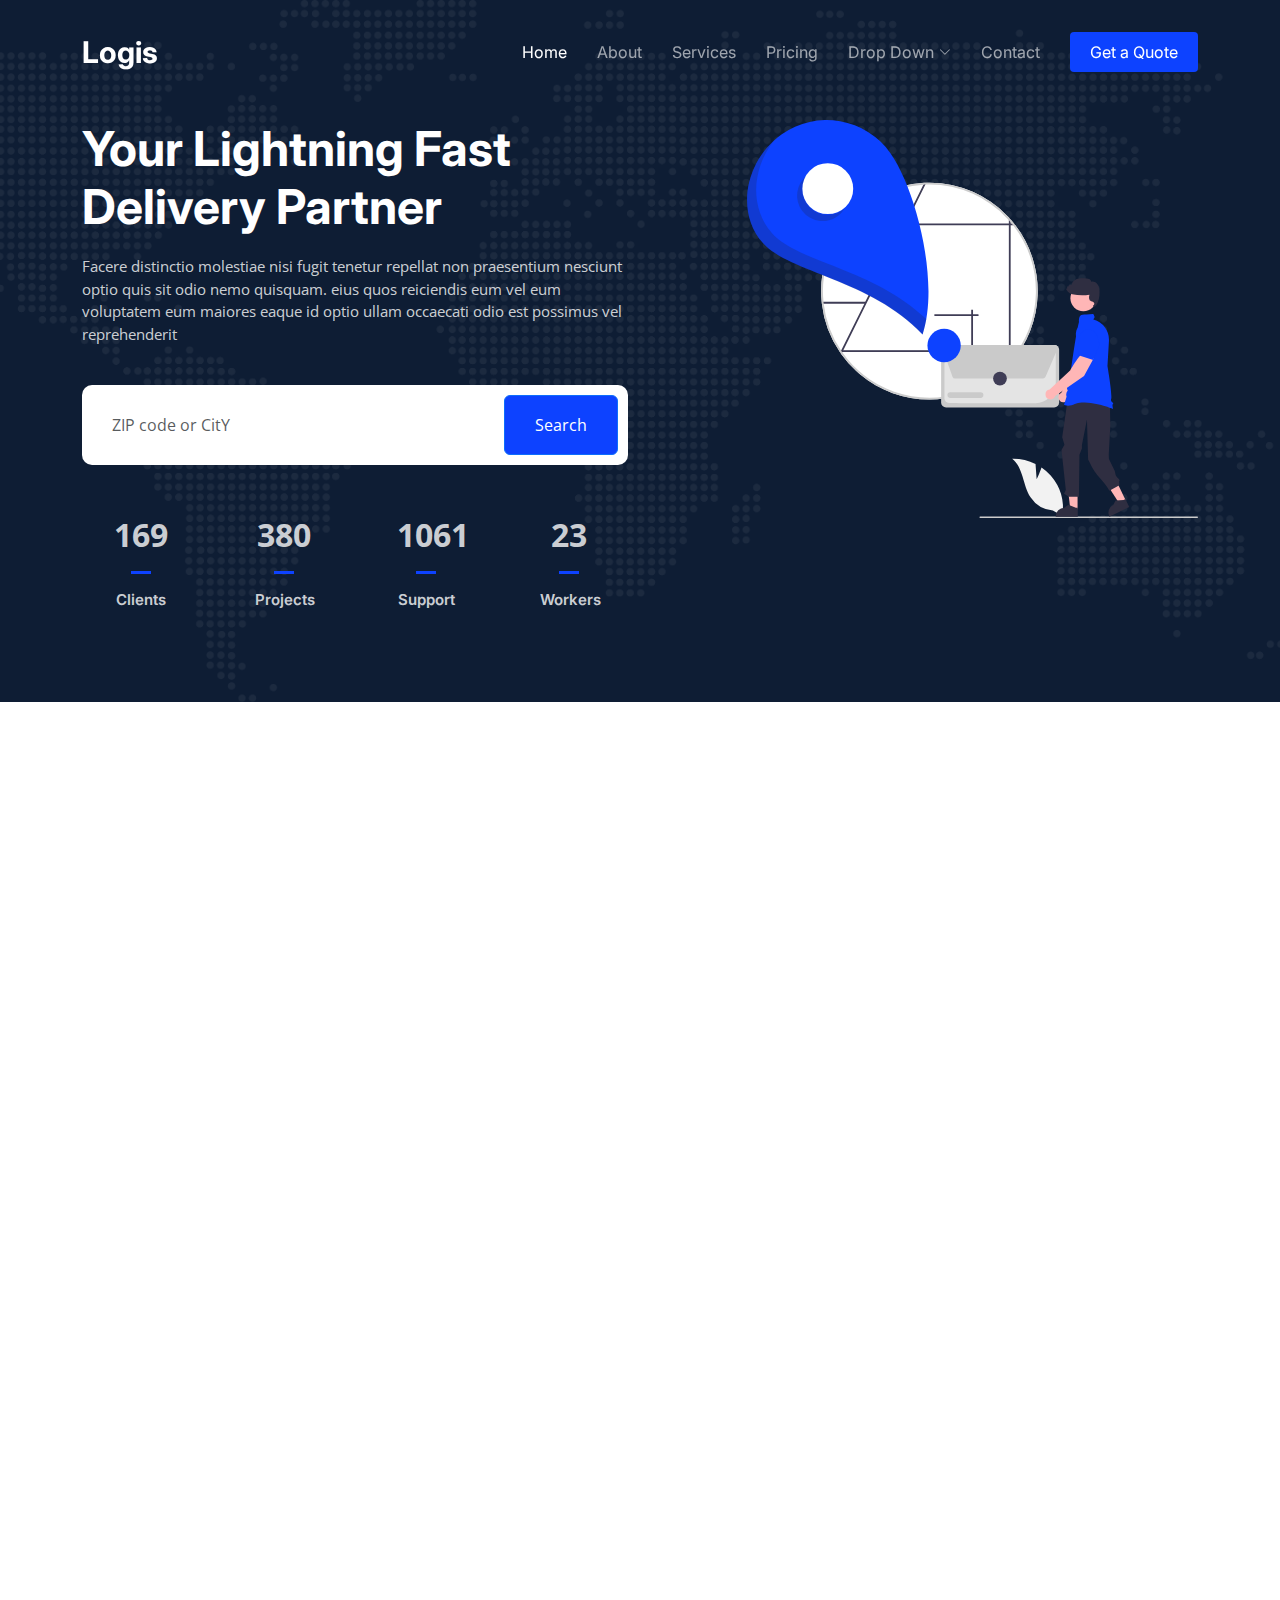
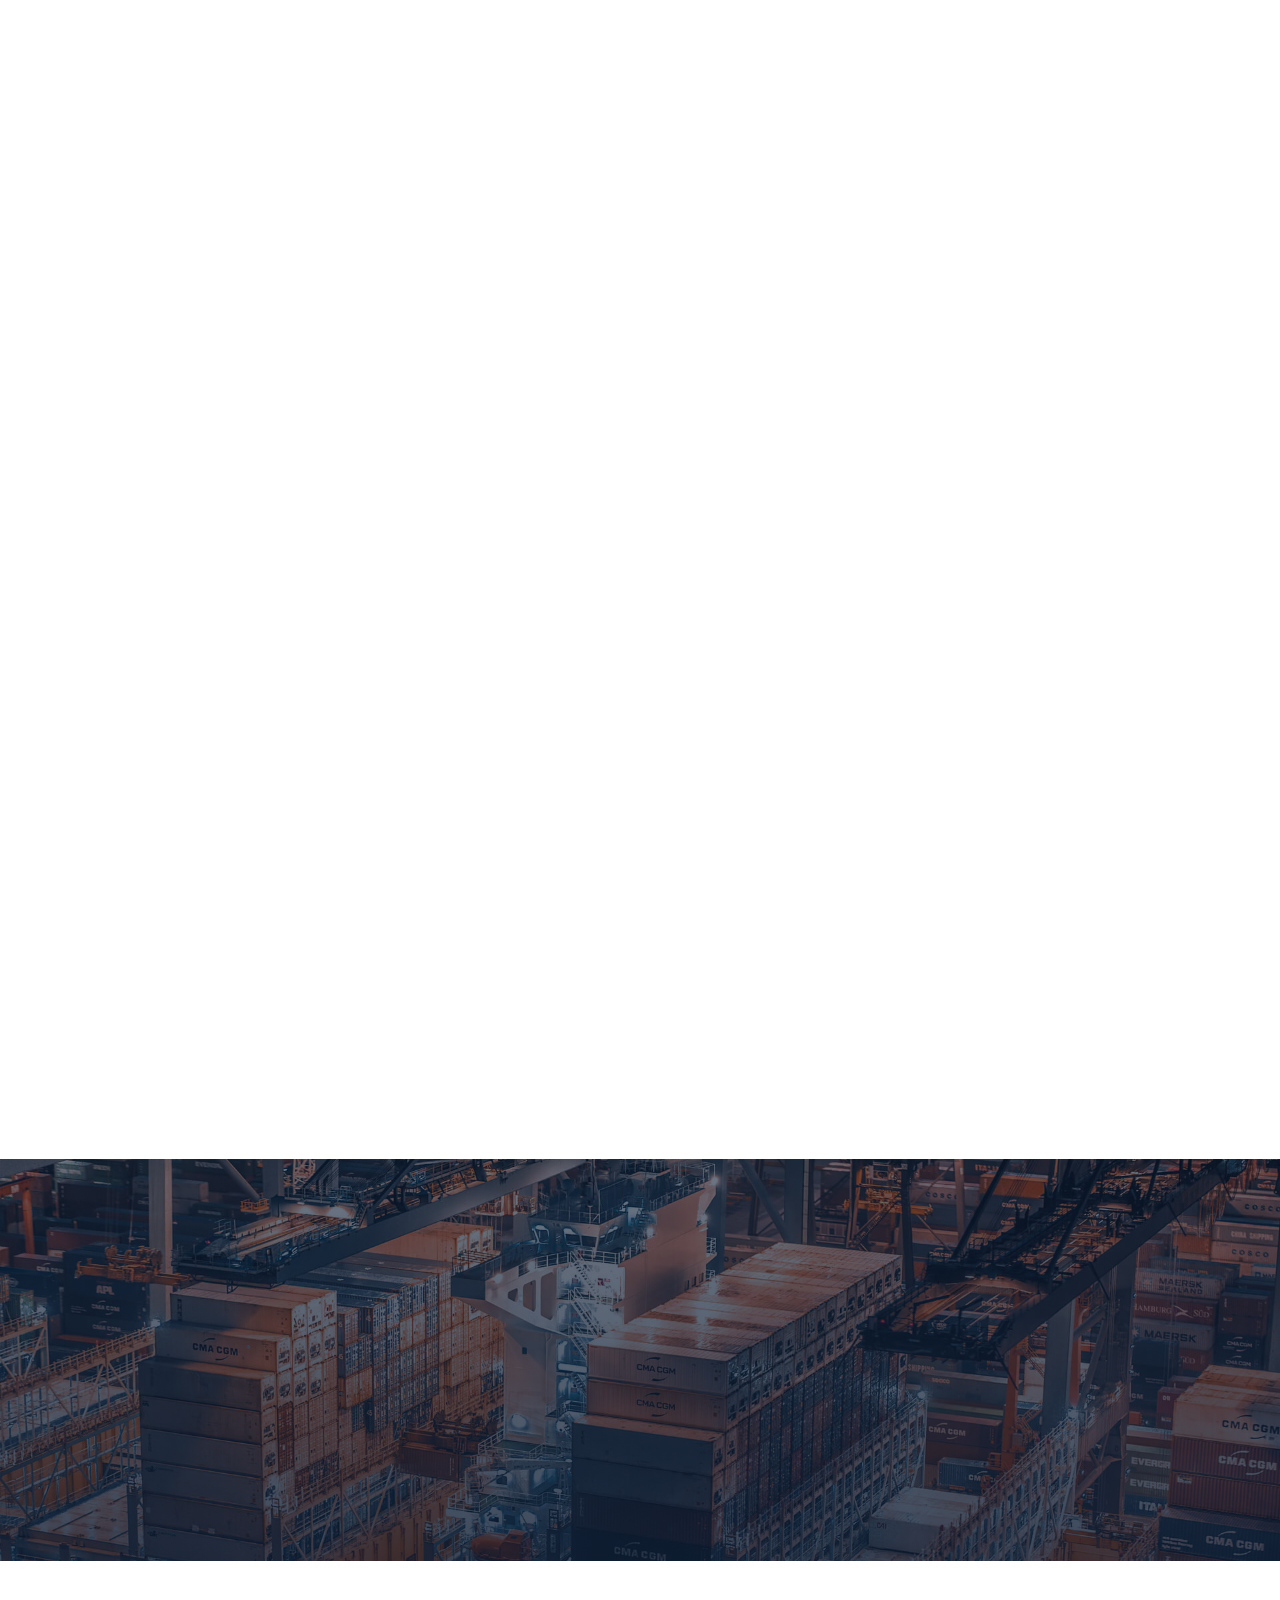
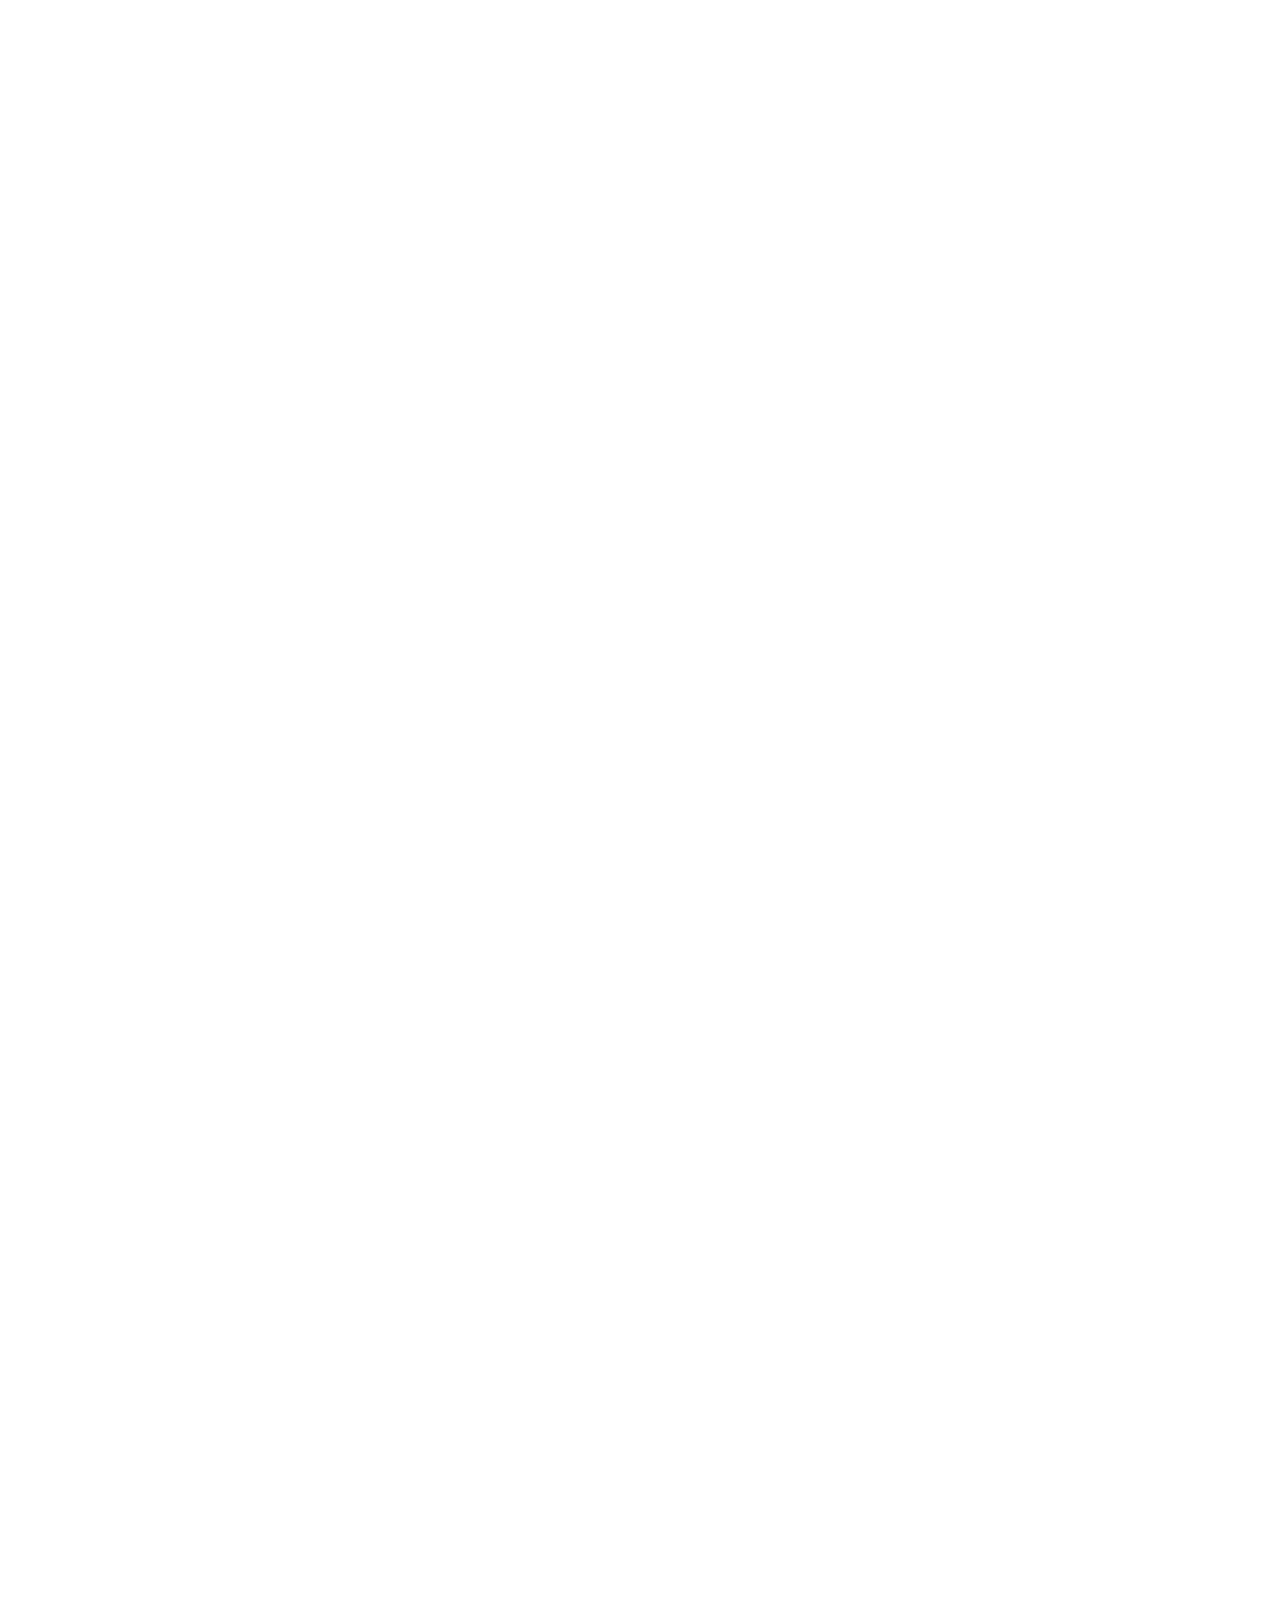
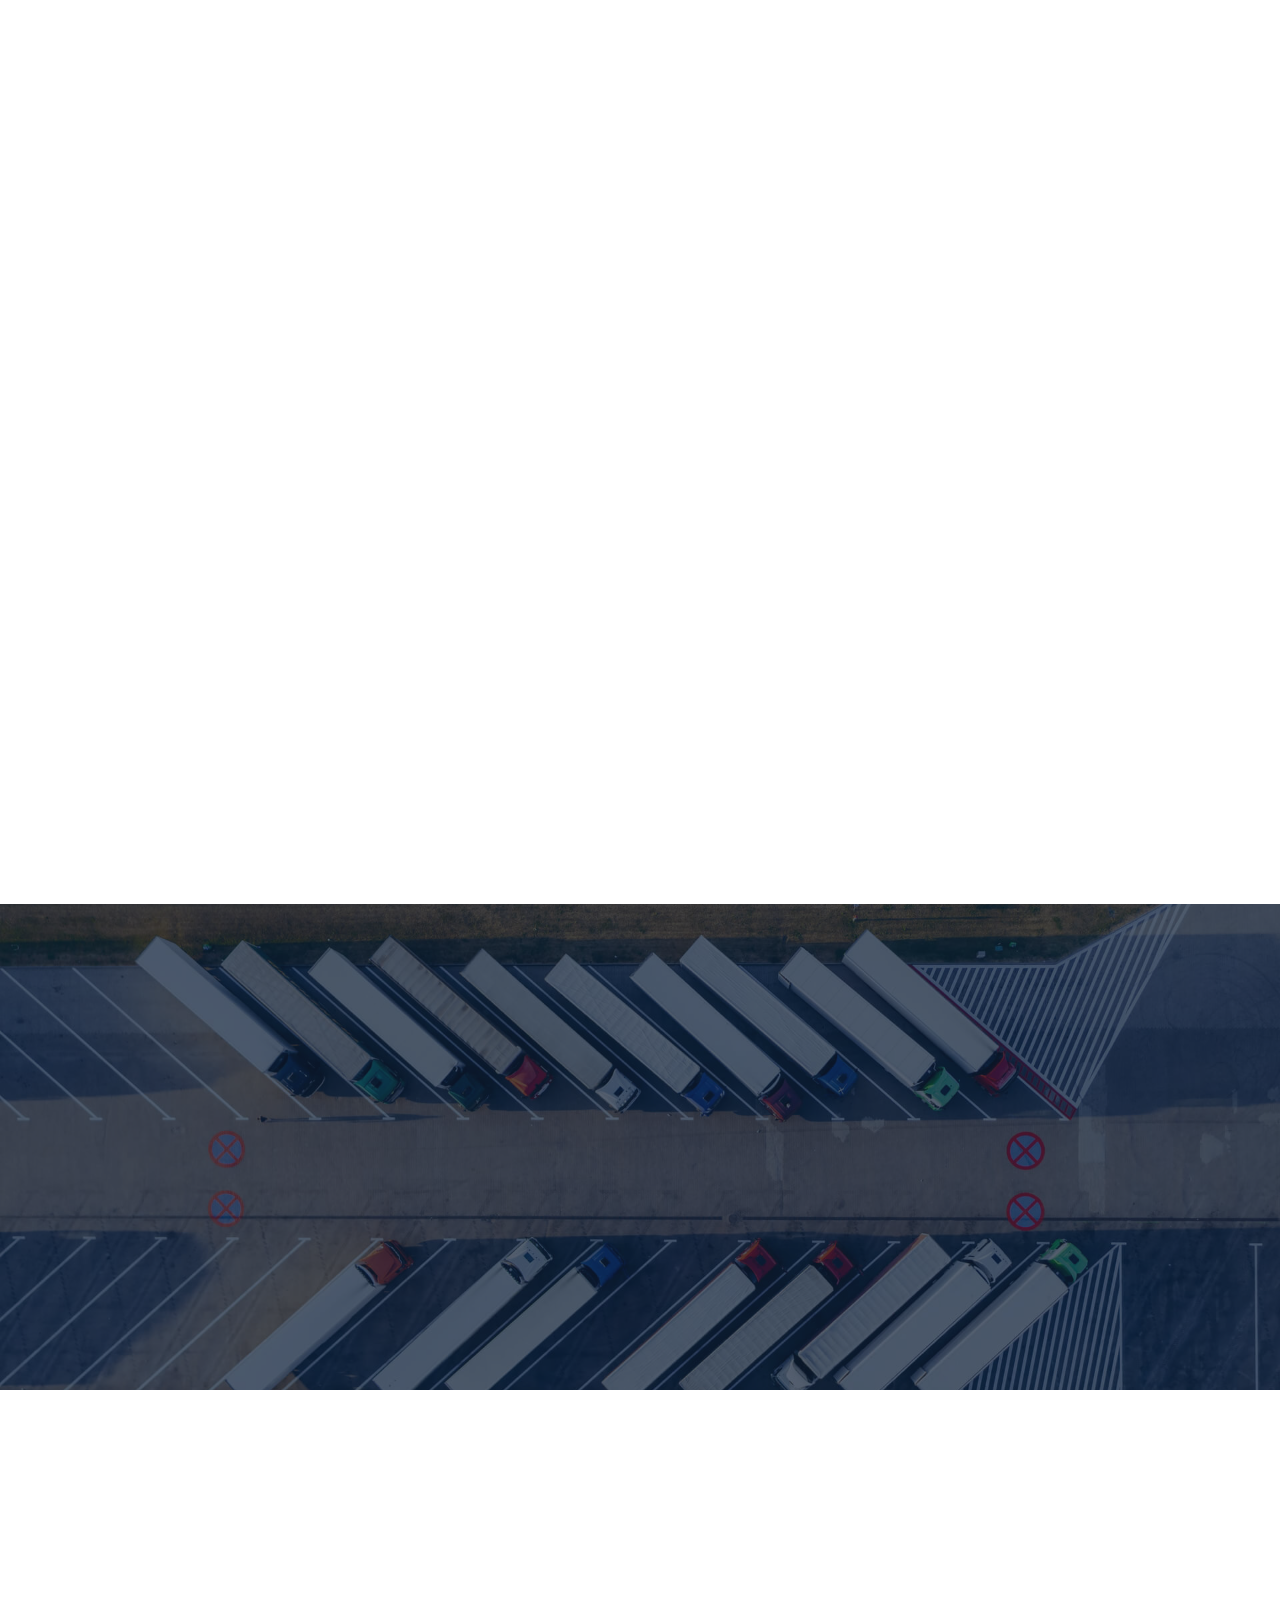
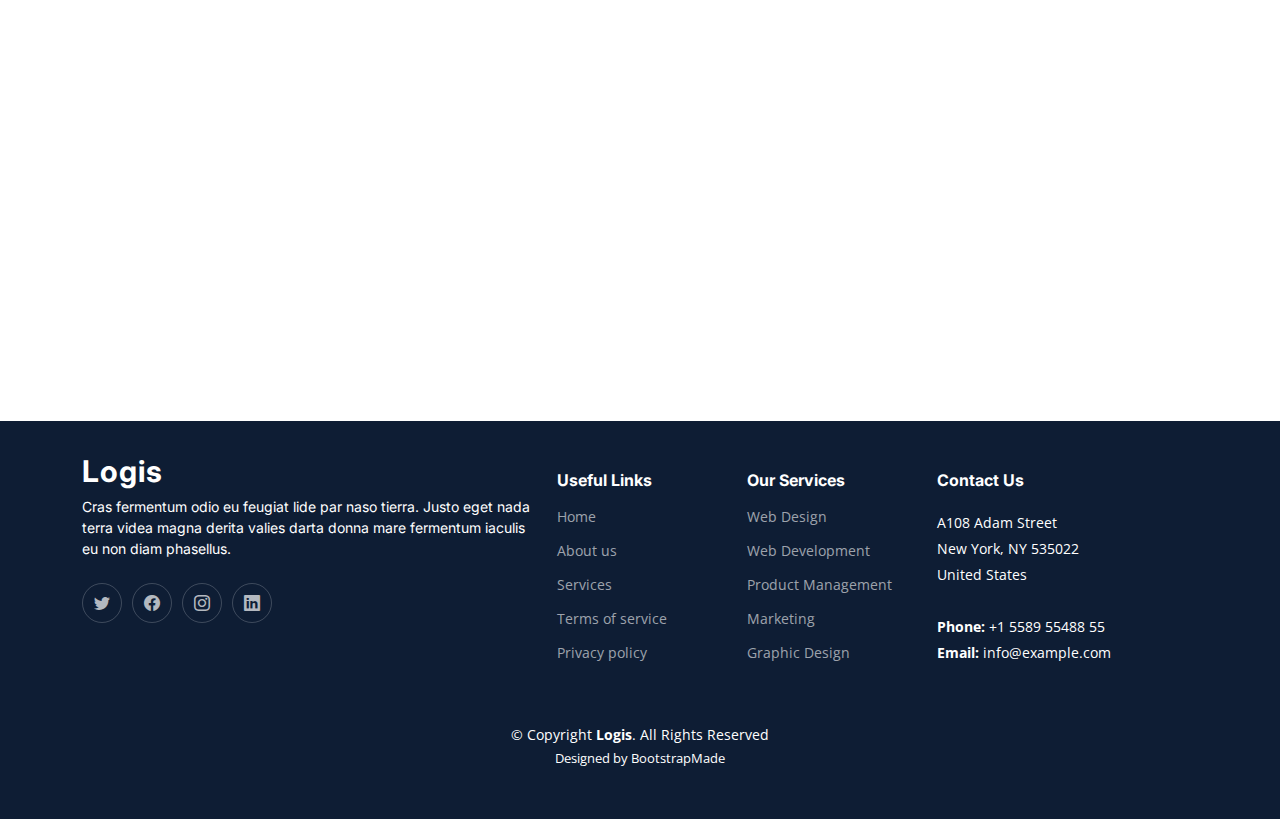
<file: Sample 4/index.html>
<!DOCTYPE html>
<html lang="en">

<head>
  <meta charset="utf-8">
  <meta content="width=device-width, initial-scale=1.0" name="viewport">

  <title>Logis Bootstrap Template - Index</title>
  <meta content="" name="description">
  <meta content="" name="keywords">

  <!-- Favicons -->
  <link href="assets/img/favicon.png" rel="icon">
  <link href="assets/img/apple-touch-icon.png" rel="apple-touch-icon">

  <!-- Google Fonts -->
  <link rel="preconnect" href="https://fonts.googleapis.com">
  <link rel="preconnect" href="https://fonts.gstatic.com" crossorigin>
  <link href="https://fonts.googleapis.com/css2?family=Open+Sans:ital,wght@0,300;0,400;0,500;0,600;0,700;1,300;1,400;1,600;1,700&family=Poppins:ital,wght@0,300;0,400;0,500;0,600;0,700;1,300;1,400;1,500;1,600;1,700&family=Inter:ital,wght@0,300;0,400;0,500;0,600;0,700;1,300;1,400;1,500;1,600;1,700&display=swap" rel="stylesheet">

  <!-- Vendor CSS Files -->
  <link href="assets/vendor/bootstrap/css/bootstrap.min.css" rel="stylesheet">
  <link href="assets/vendor/bootstrap-icons/bootstrap-icons.css" rel="stylesheet">
  <link href="assets/vendor/fontawesome-free/css/all.min.css" rel="stylesheet">
  <link href="assets/vendor/glightbox/css/glightbox.min.css" rel="stylesheet">
  <link href="assets/vendor/swiper/swiper-bundle.min.css" rel="stylesheet">
  <link href="assets/vendor/aos/aos.css" rel="stylesheet">

  <!-- Template Main CSS File -->
  <link href="assets/css/main.css" rel="stylesheet">

  <!-- =======================================================
  * Template Name: Logis
  * Updated: Jul 27 2023 with Bootstrap v5.3.1
  * Template URL: https://bootstrapmade.com/logis-bootstrap-logistics-website-template/
  * Author: BootstrapMade.com
  * License: https://bootstrapmade.com/license/
  ======================================================== -->
</head>

<body>

  <!-- ======= Header ======= -->
  <header id="header" class="header d-flex align-items-center fixed-top">
    <div class="container-fluid container-xl d-flex align-items-center justify-content-between">

      <a href="index.html" class="logo d-flex align-items-center">
        <!-- Uncomment the line below if you also wish to use an image logo -->
        <!-- <img src="assets/img/logo.png" alt=""> -->
        <h1>Logis</h1>
      </a>

      <i class="mobile-nav-toggle mobile-nav-show bi bi-list"></i>
      <i class="mobile-nav-toggle mobile-nav-hide d-none bi bi-x"></i>
      <nav id="navbar" class="navbar">
        <ul>
          <li><a href="index.html" class="active">Home</a></li>
          <li><a href="about.html">About</a></li>
          <li><a href="services.html">Services</a></li>
          <li><a href="pricing.html">Pricing</a></li>
          <li class="dropdown"><a href="#"><span>Drop Down</span> <i class="bi bi-chevron-down dropdown-indicator"></i></a>
            <ul>
              <li><a href="#">Drop Down 1</a></li>
              <li class="dropdown"><a href="#"><span>Deep Drop Down</span> <i class="bi bi-chevron-down dropdown-indicator"></i></a>
                <ul>
                  <li><a href="#">Deep Drop Down 1</a></li>
                  <li><a href="#">Deep Drop Down 2</a></li>
                  <li><a href="#">Deep Drop Down 3</a></li>
                  <li><a href="#">Deep Drop Down 4</a></li>
                  <li><a href="#">Deep Drop Down 5</a></li>
                </ul>
              </li>
              <li><a href="#">Drop Down 2</a></li>
              <li><a href="#">Drop Down 3</a></li>
              <li><a href="#">Drop Down 4</a></li>
            </ul>
          </li>
          <li><a href="contact.html">Contact</a></li>
          <li><a class="get-a-quote" href="get-a-quote.html">Get a Quote</a></li>
        </ul>
      </nav><!-- .navbar -->

    </div>
  </header><!-- End Header -->
  <!-- End Header -->

  <!-- ======= Hero Section ======= -->
  <section id="hero" class="hero d-flex align-items-center">
    <div class="container">
      <div class="row gy-4 d-flex justify-content-between">
        <div class="col-lg-6 order-2 order-lg-1 d-flex flex-column justify-content-center">
          <h2 data-aos="fade-up">Your Lightning Fast Delivery Partner</h2>
          <p data-aos="fade-up" data-aos-delay="100">Facere distinctio molestiae nisi fugit tenetur repellat non praesentium nesciunt optio quis sit odio nemo quisquam. eius quos reiciendis eum vel eum voluptatem eum maiores eaque id optio ullam occaecati odio est possimus vel reprehenderit</p>

          <form action="#" class="form-search d-flex align-items-stretch mb-3" data-aos="fade-up" data-aos-delay="200">
            <input type="text" class="form-control" placeholder="ZIP code or CitY">
            <button type="submit" class="btn btn-primary">Search</button>
          </form>

          <div class="row gy-4" data-aos="fade-up" data-aos-delay="400">

            <div class="col-lg-3 col-6">
              <div class="stats-item text-center w-100 h-100">
                <span data-purecounter-start="0" data-purecounter-end="232" data-purecounter-duration="1" class="purecounter"></span>
                <p>Clients</p>
              </div>
            </div><!-- End Stats Item -->

            <div class="col-lg-3 col-6">
              <div class="stats-item text-center w-100 h-100">
                <span data-purecounter-start="0" data-purecounter-end="521" data-purecounter-duration="1" class="purecounter"></span>
                <p>Projects</p>
              </div>
            </div><!-- End Stats Item -->

            <div class="col-lg-3 col-6">
              <div class="stats-item text-center w-100 h-100">
                <span data-purecounter-start="0" data-purecounter-end="1453" data-purecounter-duration="1" class="purecounter"></span>
                <p>Support</p>
              </div>
            </div><!-- End Stats Item -->

            <div class="col-lg-3 col-6">
              <div class="stats-item text-center w-100 h-100">
                <span data-purecounter-start="0" data-purecounter-end="32" data-purecounter-duration="1" class="purecounter"></span>
                <p>Workers</p>
              </div>
            </div><!-- End Stats Item -->

          </div>
        </div>

        <div class="col-lg-5 order-1 order-lg-2 hero-img" data-aos="zoom-out">
          <img src="assets/img/hero-img.svg" class="img-fluid mb-3 mb-lg-0" alt="">
        </div>

      </div>
    </div>
  </section><!-- End Hero Section -->

  <main id="main">

    <!-- ======= Featured Services Section ======= -->
    <section id="featured-services" class="featured-services">
      <div class="container">

        <div class="row gy-4">

          <div class="col-lg-4 col-md-6 service-item d-flex" data-aos="fade-up">
            <div class="icon flex-shrink-0"><i class="fa-solid fa-cart-flatbed"></i></div>
            <div>
              <h4 class="title">Lorem Ipsum</h4>
              <p class="description">Voluptatum deleniti atque corrupti quos dolores et quas molestias excepturi sint occaecati cupiditate non provident</p>
              <a href="service-details.html" class="readmore stretched-link"><span>Learn More</span><i class="bi bi-arrow-right"></i></a>
            </div>
          </div>
          <!-- End Service Item -->

          <div class="col-lg-4 col-md-6 service-item d-flex" data-aos="fade-up" data-aos-delay="100">
            <div class="icon flex-shrink-0"><i class="fa-solid fa-truck"></i></div>
            <div>
              <h4 class="title">Dolor Sitema</h4>
              <p class="description">Minim veniam, quis nostrud exercitation ullamco laboris nisi ut aliquip ex ea commodo consequat tarad limino ata</p>
              <a href="service-details.html" class="readmore stretched-link"><span>Learn More</span><i class="bi bi-arrow-right"></i></a>
            </div>
          </div><!-- End Service Item -->

          <div class="col-lg-4 col-md-6 service-item d-flex" data-aos="fade-up" data-aos-delay="200">
            <div class="icon flex-shrink-0"><i class="fa-solid fa-truck-ramp-box"></i></div>
            <div>
              <h4 class="title">Sed ut perspiciatis</h4>
              <p class="description">Duis aute irure dolor in reprehenderit in voluptate velit esse cillum dolore eu fugiat nulla pariatur</p>
              <a href="service-details.html" class="readmore stretched-link"><span>Learn More</span><i class="bi bi-arrow-right"></i></a>
            </div>
          </div><!-- End Service Item -->

        </div>

      </div>
    </section><!-- End Featured Services Section -->

    <!-- ======= About Us Section ======= -->
    <section id="about" class="about pt-0">
      <div class="container" data-aos="fade-up">

        <div class="row gy-4">
          <div class="col-lg-6 position-relative align-self-start order-lg-last order-first">
            <img src="assets/img/about.jpg" class="img-fluid" alt="">
            <a href="https://www.youtube.com/watch?v=LXb3EKWsInQ" class="glightbox play-btn"></a>
          </div>
          <div class="col-lg-6 content order-last  order-lg-first">
            <h3>About Us</h3>
            <p>
              Dolor iure expedita id fuga asperiores qui sunt consequatur minima. Quidem voluptas deleniti. Sit quia molestiae quia quas qui magnam itaque veritatis dolores. Corrupti totam ut eius incidunt reiciendis veritatis asperiores placeat.
            </p>
            <ul>
              <li data-aos="fade-up" data-aos-delay="100">
                <i class="bi bi-diagram-3"></i>
                <div>
                  <h5>Ullamco laboris nisi ut aliquip consequat</h5>
                  <p>Magni facilis facilis repellendus cum excepturi quaerat praesentium libre trade</p>
                </div>
              </li>
              <li data-aos="fade-up" data-aos-delay="200">
                <i class="bi bi-fullscreen-exit"></i>
                <div>
                  <h5>Magnam soluta odio exercitationem reprehenderi</h5>
                  <p>Quo totam dolorum at pariatur aut distinctio dolorum laudantium illo direna pasata redi</p>
                </div>
              </li>
              <li data-aos="fade-up" data-aos-delay="300">
                <i class="bi bi-broadcast"></i>
                <div>
                  <h5>Voluptatem et qui exercitationem</h5>
                  <p>Et velit et eos maiores est tempora et quos dolorem autem tempora incidunt maxime veniam</p>
                </div>
              </li>
            </ul>
          </div>
        </div>

      </div>
    </section><!-- End About Us Section -->

    <!-- ======= Services Section ======= -->
    <section id="service" class="services pt-0">
      <div class="container" data-aos="fade-up">

        <div class="section-header">
          <span>Our Services</span>
          <h2>Our Services</h2>

        </div>

        <div class="row gy-4">

          <div class="col-lg-4 col-md-6" data-aos="fade-up" data-aos-delay="100">
            <div class="card">
              <div class="card-img">
                <img src="assets/img/storage-service.jpg" alt="" class="img-fluid">
              </div>
              <h3><a href="service-details.html" class="stretched-link">Storage</a></h3>
              <p>Cumque eos in qui numquam. Aut aspernatur perferendis sed atque quia voluptas quisquam repellendus temporibus itaqueofficiis odit</p>
            </div>
          </div><!-- End Card Item -->

          <div class="col-lg-4 col-md-6" data-aos="fade-up" data-aos-delay="200">
            <div class="card">
              <div class="card-img">
                <img src="assets/img/logistics-service.jpg" alt="" class="img-fluid">
              </div>
              <h3><a href="service-details.html" class="stretched-link">Logistics</a></h3>
              <p>Asperiores provident dolor accusamus pariatur dolore nam id audantium ut et iure incidunt molestiae dolor ipsam ducimus occaecati nisi</p>
            </div>
          </div><!-- End Card Item -->

          <div class="col-lg-4 col-md-6" data-aos="fade-up" data-aos-delay="300">
            <div class="card">
              <div class="card-img">
                <img src="assets/img/cargo-service.jpg" alt="" class="img-fluid">
              </div>
              <h3><a href="service-details.html" class="stretched-link">Cargo</a></h3>
              <p>Dicta quam similique quia architecto eos nisi aut ratione aut ipsum reiciendis sit doloremque oluptatem aut et molestiae ut et nihil</p>
            </div>
          </div><!-- End Card Item -->

          <div class="col-lg-4 col-md-6" data-aos="fade-up" data-aos-delay="400">
            <div class="card">
              <div class="card-img">
                <img src="assets/img/trucking-service.jpg" alt="" class="img-fluid">
              </div>
              <h3><a href="service-details.html" class="stretched-link">Trucking</a></h3>
              <p>Dicta quam similique quia architecto eos nisi aut ratione aut ipsum reiciendis sit doloremque oluptatem aut et molestiae ut et nihil</p>
            </div>
          </div><!-- End Card Item -->

          <div class="col-lg-4 col-md-6" data-aos="fade-up" data-aos-delay="500">
            <div class="card">
              <div class="card-img">
                <img src="assets/img/packaging-service.jpg" alt="" class="img-fluid">
              </div>
              <h3><a href="service-details.html" class="stretched-link">Packaging</a></h3>
              <p>Illo consequuntur quisquam delectus praesentium modi dignissimos facere vel cum onsequuntur maiores beatae consequatur magni voluptates</p>
            </div>
          </div><!-- End Card Item -->

          <div class="col-lg-4 col-md-6" data-aos="fade-up" data-aos-delay="600">
            <div class="card">
              <div class="card-img">
                <img src="assets/img/warehousing-service.jpg" alt="" class="img-fluid">
              </div>
              <h3><a href="service-details.html" class="stretched-link">Warehousing</a></h3>
              <p>Quas assumenda non occaecati molestiae. In aut earum sed natus eatae in vero. Ab modi quisquam aut nostrum unde et qui est non quo nulla</p>
            </div>
          </div><!-- End Card Item -->

        </div>

      </div>
    </section><!-- End Services Section -->

    <!-- ======= Call To Action Section ======= -->
    <section id="call-to-action" class="call-to-action">
      <div class="container" data-aos="zoom-out">

        <div class="row justify-content-center">
          <div class="col-lg-8 text-center">
            <h3>Call To Action</h3>
            <p> Duis aute irure dolor in reprehenderit in voluptate velit esse cillum dolore eu fugiat nulla pariatur. Excepteur sint occaecat cupidatat non proident, sunt in culpa qui officia deserunt mollit anim id est laborum.</p>
            <a class="cta-btn" href="#">Call To Action</a>
          </div>
        </div>

      </div>
    </section><!-- End Call To Action Section -->

    <!-- ======= Features Section ======= -->
    <section id="features" class="features">
      <div class="container">

        <div class="row gy-4 align-items-center features-item" data-aos="fade-up">

          <div class="col-md-5">
            <img src="assets/img/features-1.jpg" class="img-fluid" alt="">
          </div>
          <div class="col-md-7">
            <h3>Voluptatem dignissimos provident quasi corporis voluptates sit assumenda.</h3>
            <p class="fst-italic">
              Lorem ipsum dolor sit amet, consectetur adipiscing elit, sed do eiusmod tempor incididunt ut labore et dolore
              magna aliqua.
            </p>
            <ul>
              <li><i class="bi bi-check"></i> Ullamco laboris nisi ut aliquip ex ea commodo consequat.</li>
              <li><i class="bi bi-check"></i> Duis aute irure dolor in reprehenderit in voluptate velit.</li>
              <li><i class="bi bi-check"></i> Ullam est qui quos consequatur eos accusamus.</li>
            </ul>
          </div>
        </div><!-- Features Item -->

        <div class="row gy-4 align-items-center features-item" data-aos="fade-up">
          <div class="col-md-5 order-1 order-md-2">
            <img src="assets/img/features-2.jpg" class="img-fluid" alt="">
          </div>
          <div class="col-md-7 order-2 order-md-1">
            <h3>Corporis temporibus maiores provident</h3>
            <p class="fst-italic">
              Lorem ipsum dolor sit amet, consectetur adipiscing elit, sed do eiusmod tempor incididunt ut labore et dolore
              magna aliqua.
            </p>
            <p>
              Ullamco laboris nisi ut aliquip ex ea commodo consequat. Duis aute irure dolor in reprehenderit in voluptate
              velit esse cillum dolore eu fugiat nulla pariatur. Excepteur sint occaecat cupidatat non proident, sunt in
              culpa qui officia deserunt mollit anim id est laborum
            </p>
          </div>
        </div><!-- Features Item -->

        <div class="row gy-4 align-items-center features-item" data-aos="fade-up">
          <div class="col-md-5">
            <img src="assets/img/features-3.jpg" class="img-fluid" alt="">
          </div>
          <div class="col-md-7">
            <h3>Sunt consequatur ad ut est nulla consectetur reiciendis animi voluptas</h3>
            <p>Cupiditate placeat cupiditate placeat est ipsam culpa. Delectus quia minima quod. Sunt saepe odit aut quia voluptatem hic voluptas dolor doloremque.</p>
            <ul>
              <li><i class="bi bi-check"></i> Ullamco laboris nisi ut aliquip ex ea commodo consequat.</li>
              <li><i class="bi bi-check"></i> Duis aute irure dolor in reprehenderit in voluptate velit.</li>
              <li><i class="bi bi-check"></i> Facilis ut et voluptatem aperiam. Autem soluta ad fugiat.</li>
            </ul>
          </div>
        </div><!-- Features Item -->

        <div class="row gy-4 align-items-center features-item" data-aos="fade-up">
          <div class="col-md-5 order-1 order-md-2">
            <img src="assets/img/features-4.jpg" class="img-fluid" alt="">
          </div>
          <div class="col-md-7 order-2 order-md-1">
            <h3>Quas et necessitatibus eaque impedit ipsum animi consequatur incidunt in</h3>
            <p class="fst-italic">
              Lorem ipsum dolor sit amet, consectetur adipiscing elit, sed do eiusmod tempor incididunt ut labore et dolore
              magna aliqua.
            </p>
            <p>
              Ullamco laboris nisi ut aliquip ex ea commodo consequat. Duis aute irure dolor in reprehenderit in voluptate
              velit esse cillum dolore eu fugiat nulla pariatur. Excepteur sint occaecat cupidatat non proident, sunt in
              culpa qui officia deserunt mollit anim id est laborum
            </p>
          </div>
        </div><!-- Features Item -->

      </div>
    </section><!-- End Features Section -->

    <!-- ======= Pricing Section ======= -->
    <section id="pricing" class="pricing pt-0">
      <div class="container" data-aos="fade-up">

        <div class="section-header">
          <span>Pricing</span>
          <h2>Pricing</h2>

        </div>

        <div class="row gy-4">

          <div class="col-lg-4" data-aos="fade-up" data-aos-delay="100">
            <div class="pricing-item">
              <h3>Free Plan</h3>
              <h4><sup>$</sup>0<span> / month</span></h4>
              <ul>
                <li><i class="bi bi-check"></i> Quam adipiscing vitae proin</li>
                <li><i class="bi bi-check"></i> Nec feugiat nisl pretium</li>
                <li><i class="bi bi-check"></i> Nulla at volutpat diam uteera</li>
                <li class="na"><i class="bi bi-x"></i> <span>Pharetra massa massa ultricies</span></li>
                <li class="na"><i class="bi bi-x"></i> <span>Massa ultricies mi quis hendrerit</span></li>
              </ul>
              <a href="#" class="buy-btn">Buy Now</a>
            </div>
          </div><!-- End Pricing Item -->

          <div class="col-lg-4" data-aos="fade-up" data-aos-delay="200">
            <div class="pricing-item featured">
              <h3>Business Plan</h3>
              <h4><sup>$</sup>29<span> / month</span></h4>
              <ul>
                <li><i class="bi bi-check"></i> Quam adipiscing vitae proin</li>
                <li><i class="bi bi-check"></i> Nec feugiat nisl pretium</li>
                <li><i class="bi bi-check"></i> Nulla at volutpat diam uteera</li>
                <li><i class="bi bi-check"></i> Pharetra massa massa ultricies</li>
                <li><i class="bi bi-check"></i> Massa ultricies mi quis hendrerit</li>
              </ul>
              <a href="#" class="buy-btn">Buy Now</a>
            </div>
          </div><!-- End Pricing Item -->

          <div class="col-lg-4" data-aos="fade-up" data-aos-delay="300">
            <div class="pricing-item">
              <h3>Developer Plan</h3>
              <h4><sup>$</sup>49<span> / month</span></h4>
              <ul>
                <li><i class="bi bi-check"></i> Quam adipiscing vitae proin</li>
                <li><i class="bi bi-check"></i> Nec feugiat nisl pretium</li>
                <li><i class="bi bi-check"></i> Nulla at volutpat diam uteera</li>
                <li><i class="bi bi-check"></i> Pharetra massa massa ultricies</li>
                <li><i class="bi bi-check"></i> Massa ultricies mi quis hendrerit</li>
              </ul>
              <a href="#" class="buy-btn">Buy Now</a>
            </div>
          </div><!-- End Pricing Item -->

        </div>

      </div>
    </section><!-- End Pricing Section -->

    <!-- ======= Testimonials Section ======= -->
    <section id="testimonials" class="testimonials">
      <div class="container">

        <div class="slides-1 swiper" data-aos="fade-up">
          <div class="swiper-wrapper">

            <div class="swiper-slide">
              <div class="testimonial-item">
                <img src="assets/img/testimonials/testimonials-1.jpg" class="testimonial-img" alt="">
                <h3>Saul Goodman</h3>
                <h4>Ceo &amp; Founder</h4>
                <div class="stars">
                  <i class="bi bi-star-fill"></i><i class="bi bi-star-fill"></i><i class="bi bi-star-fill"></i><i class="bi bi-star-fill"></i><i class="bi bi-star-fill"></i>
                </div>
                <p>
                  <i class="bi bi-quote quote-icon-left"></i>
                  Proin iaculis purus consequat sem cure digni ssim donec porttitora entum suscipit rhoncus. Accusantium quam, ultricies eget id, aliquam eget nibh et. Maecen aliquam, risus at semper.
                  <i class="bi bi-quote quote-icon-right"></i>
                </p>
              </div>
            </div><!-- End testimonial item -->

            <div class="swiper-slide">
              <div class="testimonial-item">
                <img src="assets/img/testimonials/testimonials-2.jpg" class="testimonial-img" alt="">
                <h3>Sara Wilsson</h3>
                <h4>Designer</h4>
                <div class="stars">
                  <i class="bi bi-star-fill"></i><i class="bi bi-star-fill"></i><i class="bi bi-star-fill"></i><i class="bi bi-star-fill"></i><i class="bi bi-star-fill"></i>
                </div>
                <p>
                  <i class="bi bi-quote quote-icon-left"></i>
                  Export tempor illum tamen malis malis eram quae irure esse labore quem cillum quid cillum eram malis quorum velit fore eram velit sunt aliqua noster fugiat irure amet legam anim culpa.
                  <i class="bi bi-quote quote-icon-right"></i>
                </p>
              </div>
            </div><!-- End testimonial item -->

            <div class="swiper-slide">
              <div class="testimonial-item">
                <img src="assets/img/testimonials/testimonials-3.jpg" class="testimonial-img" alt="">
                <h3>Jena Karlis</h3>
                <h4>Store Owner</h4>
                <div class="stars">
                  <i class="bi bi-star-fill"></i><i class="bi bi-star-fill"></i><i class="bi bi-star-fill"></i><i class="bi bi-star-fill"></i><i class="bi bi-star-fill"></i>
                </div>
                <p>
                  <i class="bi bi-quote quote-icon-left"></i>
                  Enim nisi quem export duis labore cillum quae magna enim sint quorum nulla quem veniam duis minim tempor labore quem eram duis noster aute amet eram fore quis sint minim.
                  <i class="bi bi-quote quote-icon-right"></i>
                </p>
              </div>
            </div><!-- End testimonial item -->

            <div class="swiper-slide">
              <div class="testimonial-item">
                <img src="assets/img/testimonials/testimonials-4.jpg" class="testimonial-img" alt="">
                <h3>Matt Brandon</h3>
                <h4>Freelancer</h4>
                <div class="stars">
                  <i class="bi bi-star-fill"></i><i class="bi bi-star-fill"></i><i class="bi bi-star-fill"></i><i class="bi bi-star-fill"></i><i class="bi bi-star-fill"></i>
                </div>
                <p>
                  <i class="bi bi-quote quote-icon-left"></i>
                  Fugiat enim eram quae cillum dolore dolor amet nulla culpa multos export minim fugiat minim velit minim dolor enim duis veniam ipsum anim magna sunt elit fore quem dolore labore illum veniam.
                  <i class="bi bi-quote quote-icon-right"></i>
                </p>
              </div>
            </div><!-- End testimonial item -->

            <div class="swiper-slide">
              <div class="testimonial-item">
                <img src="assets/img/testimonials/testimonials-5.jpg" class="testimonial-img" alt="">
                <h3>John Larson</h3>
                <h4>Entrepreneur</h4>
                <div class="stars">
                  <i class="bi bi-star-fill"></i><i class="bi bi-star-fill"></i><i class="bi bi-star-fill"></i><i class="bi bi-star-fill"></i><i class="bi bi-star-fill"></i>
                </div>
                <p>
                  <i class="bi bi-quote quote-icon-left"></i>
                  Quis quorum aliqua sint quem legam fore sunt eram irure aliqua veniam tempor noster veniam enim culpa labore duis sunt culpa nulla illum cillum fugiat legam esse veniam culpa fore nisi cillum quid.
                  <i class="bi bi-quote quote-icon-right"></i>
                </p>
              </div>
            </div><!-- End testimonial item -->

          </div>
          <div class="swiper-pagination"></div>
        </div>

      </div>
    </section><!-- End Testimonials Section -->

    <!-- ======= Frequently Asked Questions Section ======= -->
    <section id="faq" class="faq">
      <div class="container" data-aos="fade-up">

        <div class="section-header">
          <span>Frequently Asked Questions</span>
          <h2>Frequently Asked Questions</h2>

        </div>

        <div class="row justify-content-center" data-aos="fade-up" data-aos-delay="200">
          <div class="col-lg-10">

            <div class="accordion accordion-flush" id="faqlist">

              <div class="accordion-item">
                <h3 class="accordion-header">
                  <button class="accordion-button collapsed" type="button" data-bs-toggle="collapse" data-bs-target="#faq-content-1">
                    <i class="bi bi-question-circle question-icon"></i>
                    Non consectetur a erat nam at lectus urna duis?
                  </button>
                </h3>
                <div id="faq-content-1" class="accordion-collapse collapse" data-bs-parent="#faqlist">
                  <div class="accordion-body">
                    Feugiat pretium nibh ipsum consequat. Tempus iaculis urna id volutpat lacus laoreet non curabitur gravida. Venenatis lectus magna fringilla urna porttitor rhoncus dolor purus non.
                  </div>
                </div>
              </div><!-- # Faq item-->

              <div class="accordion-item">
                <h3 class="accordion-header">
                  <button class="accordion-button collapsed" type="button" data-bs-toggle="collapse" data-bs-target="#faq-content-2">
                    <i class="bi bi-question-circle question-icon"></i>
                    Feugiat scelerisque varius morbi enim nunc faucibus a pellentesque?
                  </button>
                </h3>
                <div id="faq-content-2" class="accordion-collapse collapse" data-bs-parent="#faqlist">
                  <div class="accordion-body">
                    Dolor sit amet consectetur adipiscing elit pellentesque habitant morbi. Id interdum velit laoreet id donec ultrices. Fringilla phasellus faucibus scelerisque eleifend donec pretium. Est pellentesque elit ullamcorper dignissim. Mauris ultrices eros in cursus turpis massa tincidunt dui.
                  </div>
                </div>
              </div><!-- # Faq item-->

              <div class="accordion-item">
                <h3 class="accordion-header">
                  <button class="accordion-button collapsed" type="button" data-bs-toggle="collapse" data-bs-target="#faq-content-3">
                    <i class="bi bi-question-circle question-icon"></i>
                    Dolor sit amet consectetur adipiscing elit pellentesque habitant morbi?
                  </button>
                </h3>
                <div id="faq-content-3" class="accordion-collapse collapse" data-bs-parent="#faqlist">
                  <div class="accordion-body">
                    Eleifend mi in nulla posuere sollicitudin aliquam ultrices sagittis orci. Faucibus pulvinar elementum integer enim. Sem nulla pharetra diam sit amet nisl suscipit. Rutrum tellus pellentesque eu tincidunt. Lectus urna duis convallis convallis tellus. Urna molestie at elementum eu facilisis sed odio morbi quis
                  </div>
                </div>
              </div><!-- # Faq item-->

              <div class="accordion-item">
                <h3 class="accordion-header">
                  <button class="accordion-button collapsed" type="button" data-bs-toggle="collapse" data-bs-target="#faq-content-4">
                    <i class="bi bi-question-circle question-icon"></i>
                    Ac odio tempor orci dapibus. Aliquam eleifend mi in nulla?
                  </button>
                </h3>
                <div id="faq-content-4" class="accordion-collapse collapse" data-bs-parent="#faqlist">
                  <div class="accordion-body">
                    <i class="bi bi-question-circle question-icon"></i>
                    Dolor sit amet consectetur adipiscing elit pellentesque habitant morbi. Id interdum velit laoreet id donec ultrices. Fringilla phasellus faucibus scelerisque eleifend donec pretium. Est pellentesque elit ullamcorper dignissim. Mauris ultrices eros in cursus turpis massa tincidunt dui.
                  </div>
                </div>
              </div><!-- # Faq item-->

              <div class="accordion-item">
                <h3 class="accordion-header">
                  <button class="accordion-button collapsed" type="button" data-bs-toggle="collapse" data-bs-target="#faq-content-5">
                    <i class="bi bi-question-circle question-icon"></i>
                    Tempus quam pellentesque nec nam aliquam sem et tortor consequat?
                  </button>
                </h3>
                <div id="faq-content-5" class="accordion-collapse collapse" data-bs-parent="#faqlist">
                  <div class="accordion-body">
                    Molestie a iaculis at erat pellentesque adipiscing commodo. Dignissim suspendisse in est ante in. Nunc vel risus commodo viverra maecenas accumsan. Sit amet nisl suscipit adipiscing bibendum est. Purus gravida quis blandit turpis cursus in
                  </div>
                </div>
              </div><!-- # Faq item-->

            </div>

          </div>
        </div>

      </div>
    </section><!-- End Frequently Asked Questions Section -->

  </main><!-- End #main -->

  <!-- ======= Footer ======= -->
  <footer id="footer" class="footer">

    <div class="container">
      <div class="row gy-4">
        <div class="col-lg-5 col-md-12 footer-info">
          <a href="index.html" class="logo d-flex align-items-center">
            <span>Logis</span>
          </a>
          <p>Cras fermentum odio eu feugiat lide par naso tierra. Justo eget nada terra videa magna derita valies darta donna mare fermentum iaculis eu non diam phasellus.</p>
          <div class="social-links d-flex mt-4">
            <a href="#" class="twitter"><i class="bi bi-twitter"></i></a>
            <a href="#" class="facebook"><i class="bi bi-facebook"></i></a>
            <a href="#" class="instagram"><i class="bi bi-instagram"></i></a>
            <a href="#" class="linkedin"><i class="bi bi-linkedin"></i></a>
          </div>
        </div>

        <div class="col-lg-2 col-6 footer-links">
          <h4>Useful Links</h4>
          <ul>
            <li><a href="#">Home</a></li>
            <li><a href="#">About us</a></li>
            <li><a href="#">Services</a></li>
            <li><a href="#">Terms of service</a></li>
            <li><a href="#">Privacy policy</a></li>
          </ul>
        </div>

        <div class="col-lg-2 col-6 footer-links">
          <h4>Our Services</h4>
          <ul>
            <li><a href="#">Web Design</a></li>
            <li><a href="#">Web Development</a></li>
            <li><a href="#">Product Management</a></li>
            <li><a href="#">Marketing</a></li>
            <li><a href="#">Graphic Design</a></li>
          </ul>
        </div>

        <div class="col-lg-3 col-md-12 footer-contact text-center text-md-start">
          <h4>Contact Us</h4>
          <p>
            A108 Adam Street <br>
            New York, NY 535022<br>
            United States <br><br>
            <strong>Phone:</strong> +1 5589 55488 55<br>
            <strong>Email:</strong> info@example.com<br>
          </p>

        </div>

      </div>
    </div>

    <div class="container mt-4">
      <div class="copyright">
        &copy; Copyright <strong><span>Logis</span></strong>. All Rights Reserved
      </div>
      <div class="credits">
        <!-- All the links in the footer should remain intact. -->
        <!-- You can delete the links only if you purchased the pro version. -->
        <!-- Licensing information: https://bootstrapmade.com/license/ -->
        <!-- Purchase the pro version with working PHP/AJAX contact form: https://bootstrapmade.com/logis-bootstrap-logistics-website-template/ -->
        Designed by <a href="https://bootstrapmade.com/">BootstrapMade</a>
      </div>
    </div>

  </footer><!-- End Footer -->
  <!-- End Footer -->

  <a href="#" class="scroll-top d-flex align-items-center justify-content-center"><i class="bi bi-arrow-up-short"></i></a>

  <div id="preloader"></div>

  <!-- Vendor JS Files -->
  <script src="assets/vendor/bootstrap/js/bootstrap.bundle.min.js"></script>
  <script src="assets/vendor/purecounter/purecounter_vanilla.js"></script>
  <script src="assets/vendor/glightbox/js/glightbox.min.js"></script>
  <script src="assets/vendor/swiper/swiper-bundle.min.js"></script>
  <script src="assets/vendor/aos/aos.js"></script>
  <script src="assets/vendor/php-email-form/validate.js"></script>

  <!-- Template Main JS File -->
  <script src="assets/js/main.js"></script>

</body>

</html>
</file>
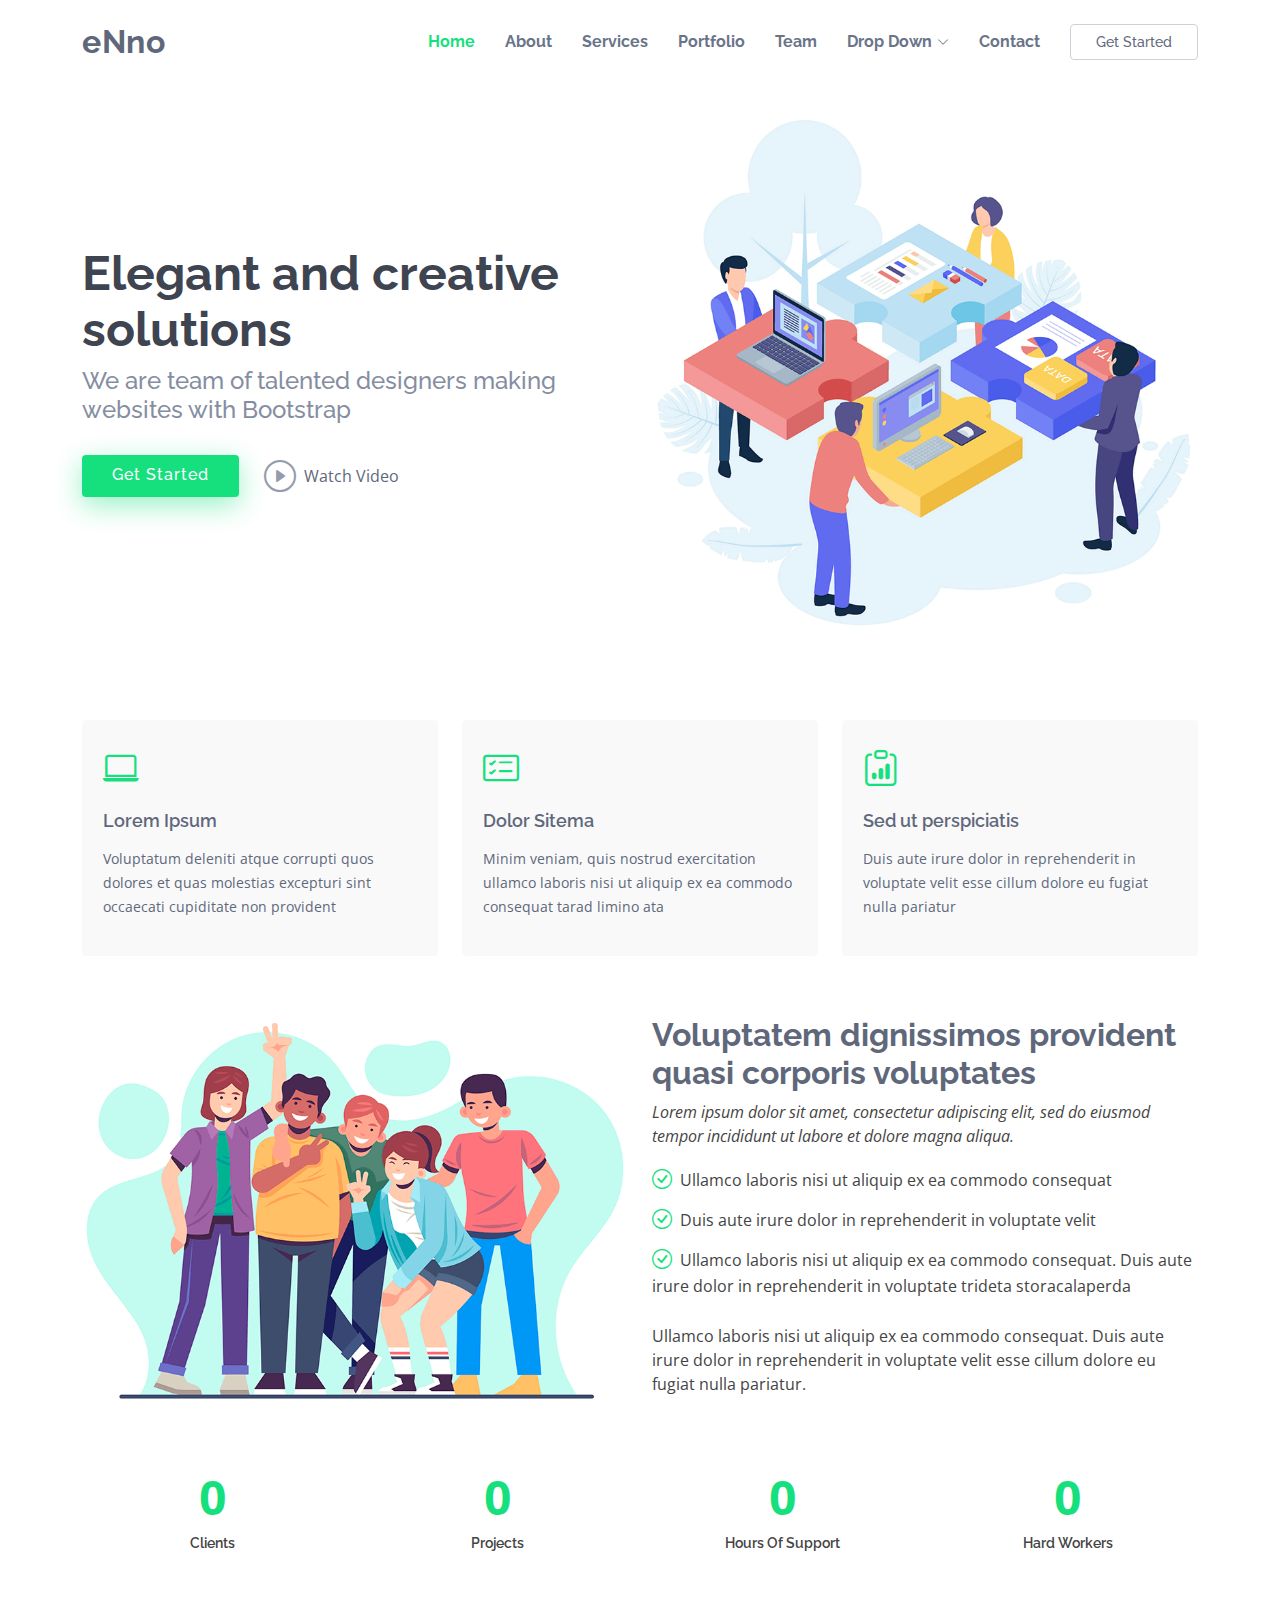
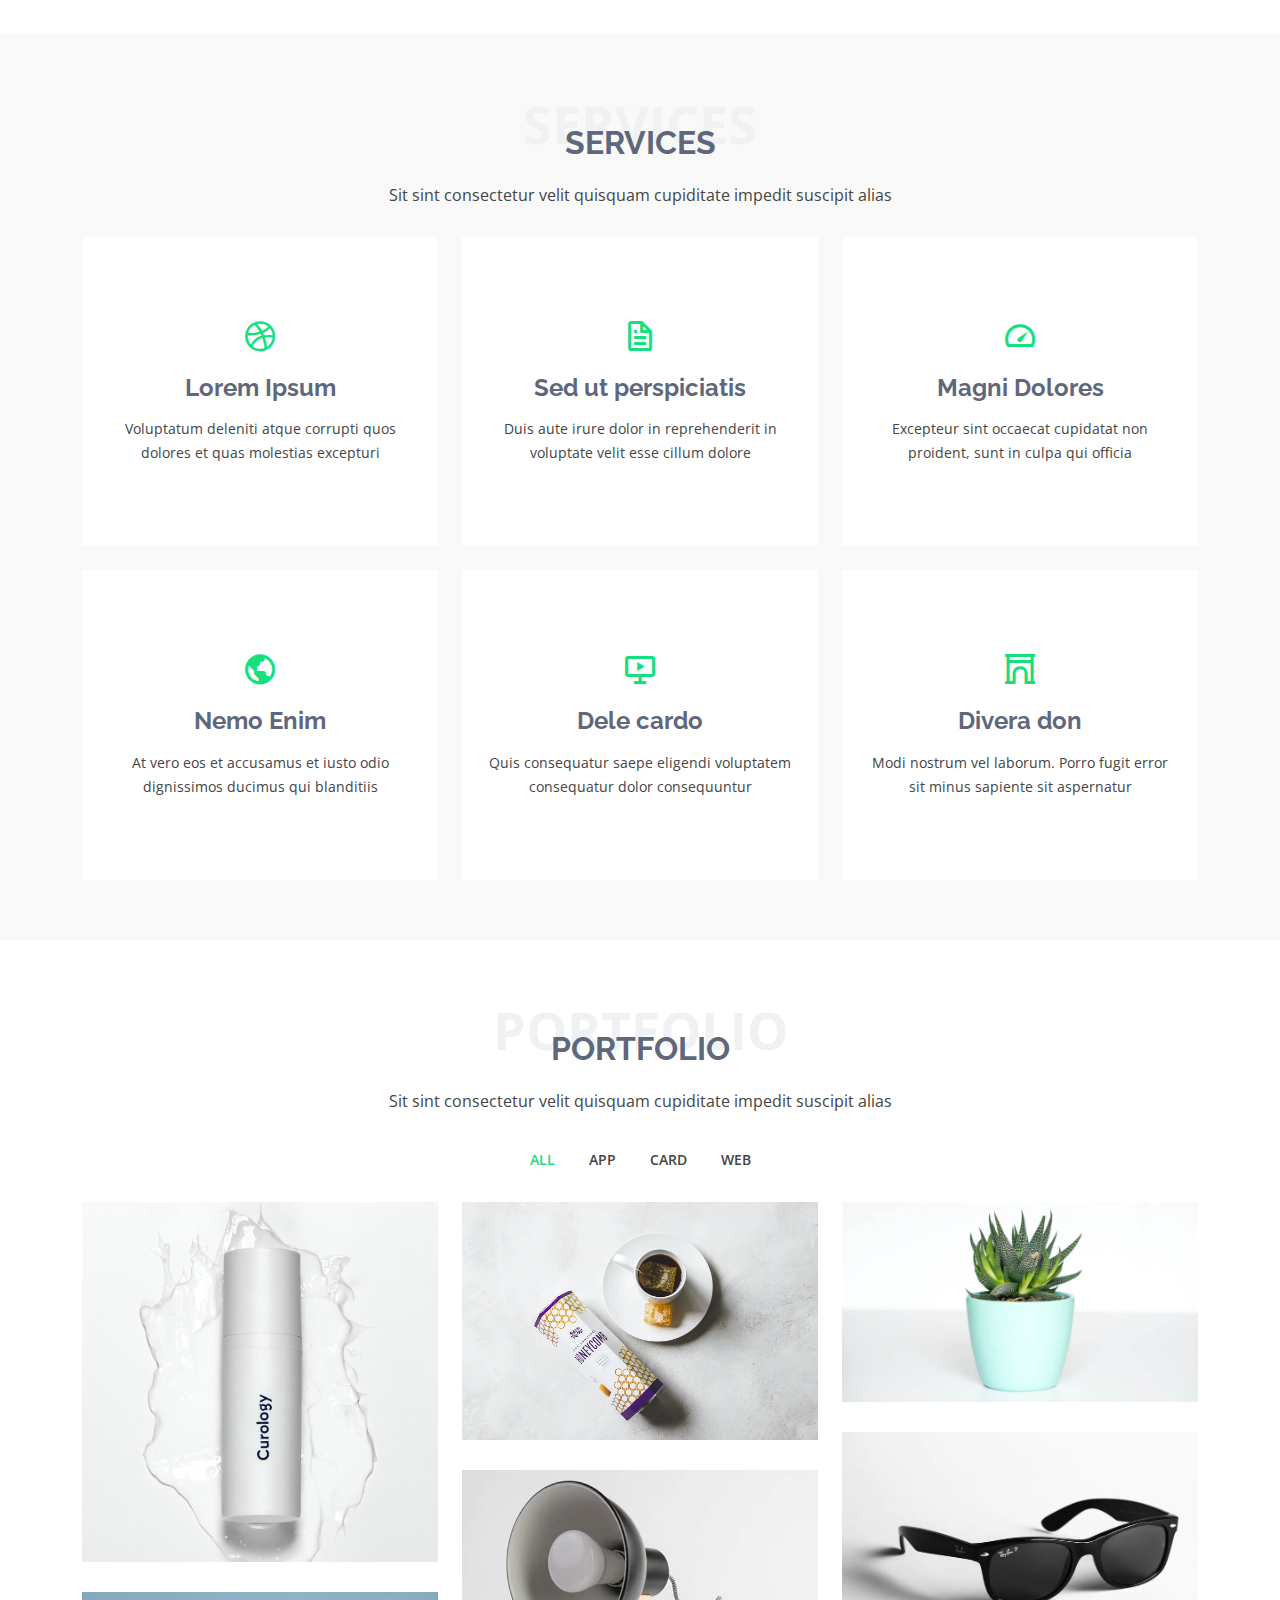
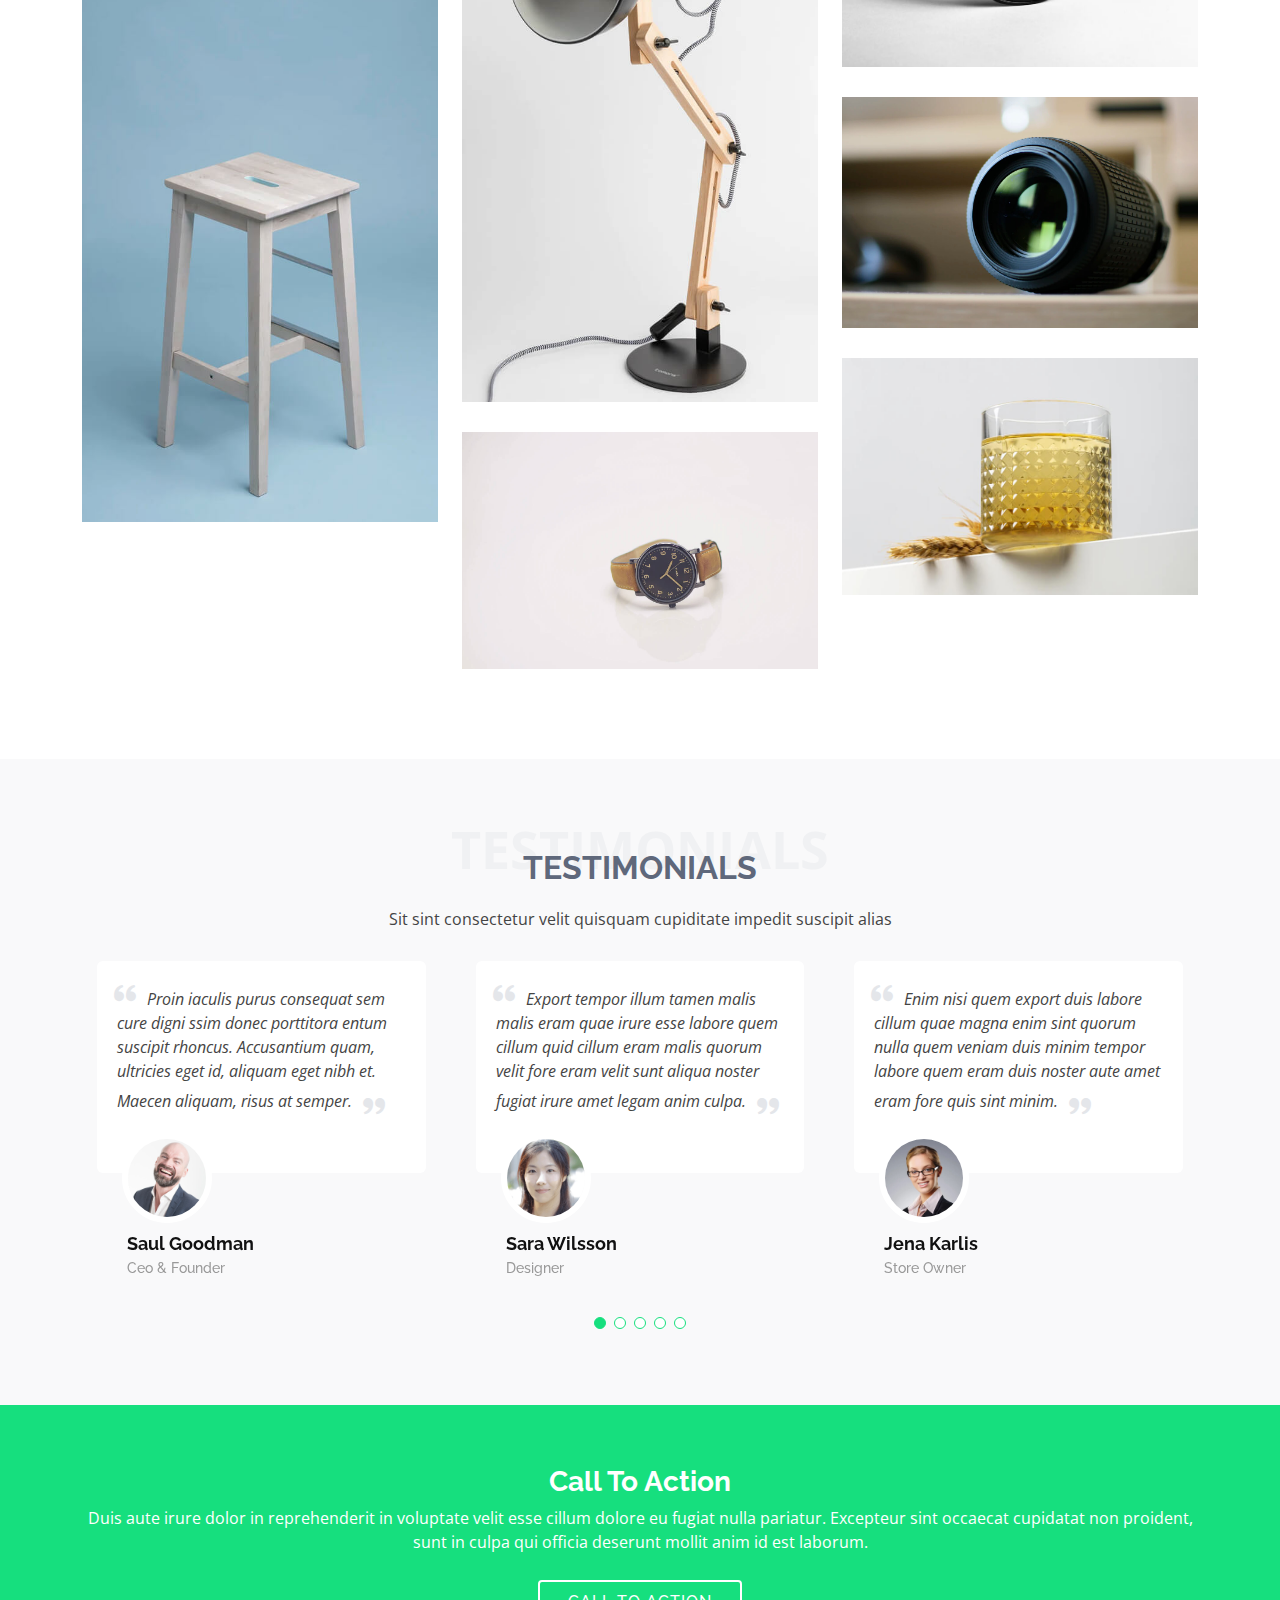
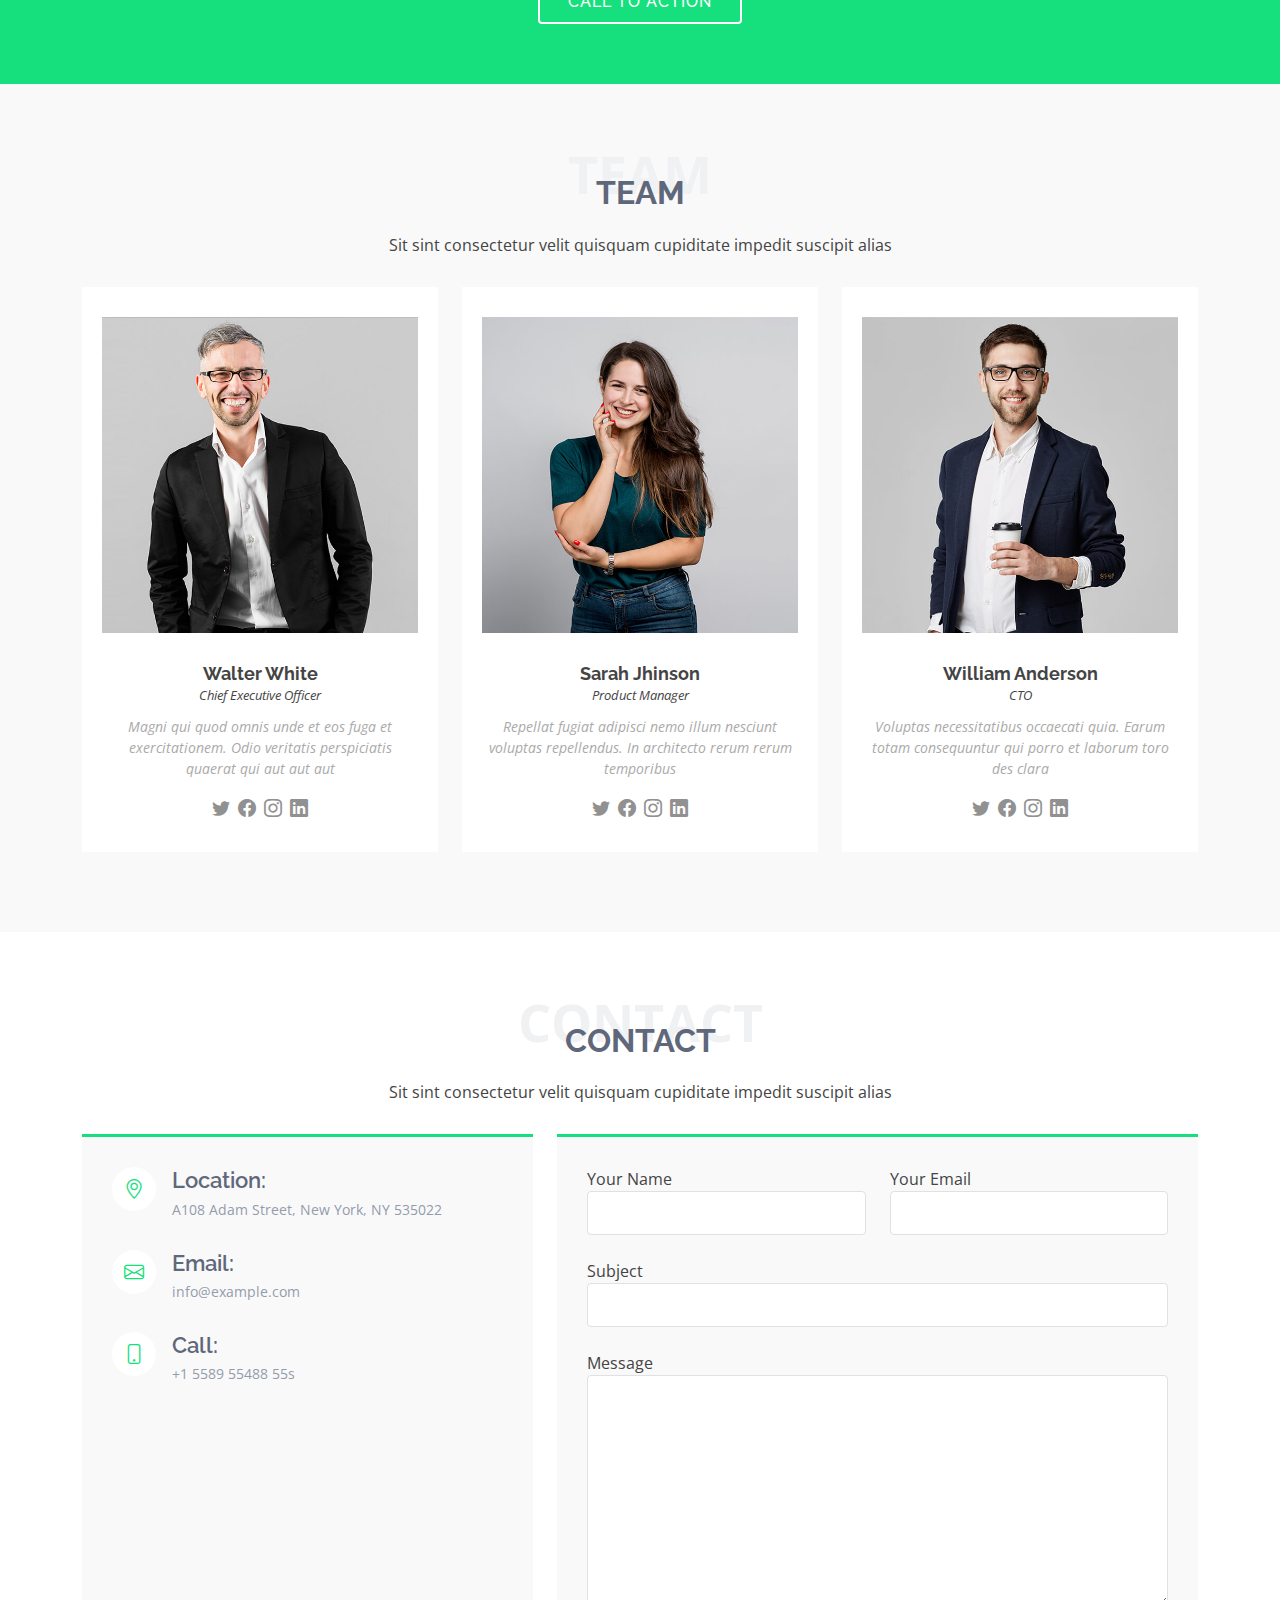
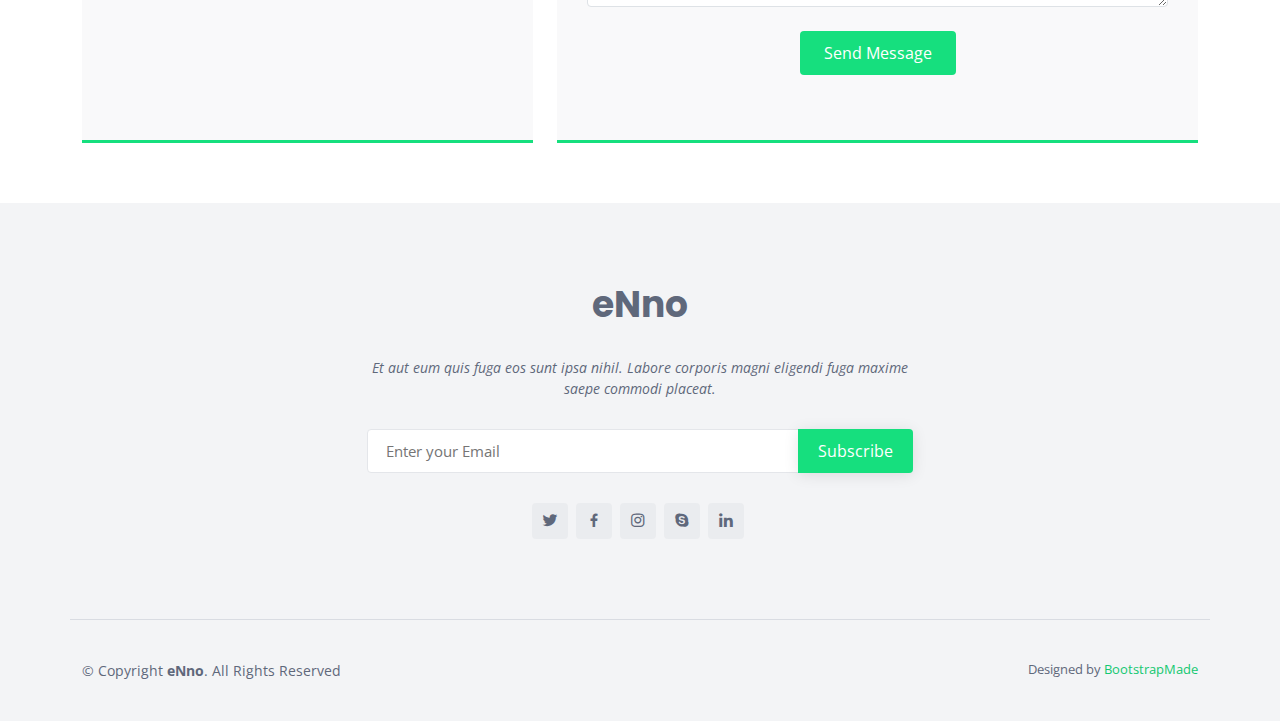
<file: Sample2/index.html>
<!DOCTYPE html>
<html lang="en">

<head>
  <meta charset="utf-8">
  <meta content="width=device-width, initial-scale=1.0" name="viewport">

  <title>eNno Bootstrap Template - Index</title>
  <meta content="" name="description">
  <meta content="" name="keywords">

  <!-- Favicons -->
  <link href="assets/img/favicon.png" rel="icon">
  <link href="assets/img/apple-touch-icon.png" rel="apple-touch-icon">

  <!-- Google Fonts -->
  <link href="https://fonts.googleapis.com/css?family=Open+Sans:300,300i,400,400i,600,600i,700,700i|Raleway:300,300i,400,400i,500,500i,600,600i,700,700i|Poppins:300,300i,400,400i,500,500i,600,600i,700,700i" rel="stylesheet">

  <!-- Vendor CSS Files -->
  <link href="assets/vendor/bootstrap/css/bootstrap.min.css" rel="stylesheet">
  <link href="assets/vendor/bootstrap-icons/bootstrap-icons.css" rel="stylesheet">
  <link href="assets/vendor/boxicons/css/boxicons.min.css" rel="stylesheet">
  <link href="assets/vendor/glightbox/css/glightbox.min.css" rel="stylesheet">
  <link href="assets/vendor/swiper/swiper-bundle.min.css" rel="stylesheet">

  <!-- Template Main CSS File -->
  <link href="assets/css/style.css" rel="stylesheet">
</head>

<body>

  <!-- ======= Header ======= -->
  <header id="header" class="fixed-top">
    <div class="container d-flex align-items-center justify-content-between">

      <h1 class="logo"><a href="index.html">eNno</a></h1>
      <!-- Uncomment below if you prefer to use an image logo -->
      <!-- <a href="index.html" class="logo"><img src="assets/img/logo.png" alt="" class="img-fluid"></a>-->

      <nav id="navbar" class="navbar">
        <ul>
          <li><a class="nav-link scrollto active" href="#hero">Home</a></li>
          <li><a class="nav-link scrollto" href="#about">About</a></li>
          <li><a class="nav-link scrollto" href="#services">Services</a></li>
          <li><a class="nav-link scrollto " href="#portfolio">Portfolio</a></li>
          <li><a class="nav-link scrollto" href="#team">Team</a></li>
          <li class="dropdown"><a href="#"><span>Drop Down</span> <i class="bi bi-chevron-down"></i></a>
            <ul>
              <li><a href="#">Drop Down 1</a></li>
              <li class="dropdown"><a href="#"><span>Deep Drop Down</span> <i class="bi bi-chevron-right"></i></a>
                <ul>
                  <li><a href="#">Deep Drop Down 1</a></li>
                  <li><a href="#">Deep Drop Down 2</a></li>
                  <li><a href="#">Deep Drop Down 3</a></li>
                  <li><a href="#">Deep Drop Down 4</a></li>
                  <li><a href="#">Deep Drop Down 5</a></li>
                </ul>
              </li>
              <li><a href="#">Drop Down 2</a></li>
              <li><a href="#">Drop Down 3</a></li>
              <li><a href="#">Drop Down 4</a></li>
            </ul>
          </li>
          <li><a class="nav-link scrollto" href="#contact">Contact</a></li>
          <li><a class="getstarted scrollto" href="#about">Get Started</a></li>
        </ul>
        <i class="bi bi-list mobile-nav-toggle"></i>
      </nav><!-- .navbar -->

    </div>
  </header><!-- End Header -->

  <!-- ======= Hero Section ======= -->
  <section id="hero" class="d-flex align-items-center">

    <div class="container">
      <div class="row">
        <div class="col-lg-6 pt-5 pt-lg-0 order-2 order-lg-1 d-flex flex-column justify-content-center">
          <h1>Elegant and creative solutions</h1>
          <h2>We are team of talented designers making websites with Bootstrap</h2>
          <div class="d-flex">
            <a href="#about" class="btn-get-started scrollto">Get Started</a>
            <a href="https://www.youtube.com/watch?v=jDDaplaOz7Q" class="glightbox btn-watch-video"><i class="bi bi-play-circle"></i><span>Watch Video</span></a>
          </div>
        </div>
        <div class="col-lg-6 order-1 order-lg-2 hero-img">
          <img src="assets/img/hero-img.png" class="img-fluid animated" alt="">
        </div>
      </div>
    </div>

  </section><!-- End Hero -->

  <main id="main">

    <!-- ======= Featured Services Section ======= -->
    <section id="featured-services" class="featured-services">
      <div class="container">

        <div class="row">
          <div class="col-lg-4 col-md-6">
            <div class="icon-box">
              <div class="icon"><i class="bi bi-laptop"></i></div>
              <h4 class="title"><a href="">Lorem Ipsum</a></h4>
              <p class="description">Voluptatum deleniti atque corrupti quos dolores et quas molestias excepturi sint occaecati cupiditate non provident</p>
            </div>
          </div>
          <div class="col-lg-4 col-md-6 mt-4 mt-md-0">
            <div class="icon-box">
              <div class="icon"><i class="bi bi-card-checklist"></i></div>
              <h4 class="title"><a href="">Dolor Sitema</a></h4>
              <p class="description">Minim veniam, quis nostrud exercitation ullamco laboris nisi ut aliquip ex ea commodo consequat tarad limino ata</p>
            </div>
          </div>
          <div class="col-lg-4 col-md-6 mt-4 mt-lg-0">
            <div class="icon-box">
              <div class="icon"><i class="bi bi-clipboard-data"></i></div>
              <h4 class="title"><a href="">Sed ut perspiciatis</a></h4>
              <p class="description">Duis aute irure dolor in reprehenderit in voluptate velit esse cillum dolore eu fugiat nulla pariatur</p>
            </div>
          </div>
        </div>

      </div>
    </section><!-- End Featured Services Section -->

    <!-- ======= About Section ======= -->
    <section id="about" class="about">
      <div class="container">

        <div class="row">
          <div class="col-lg-6">
            <img src="assets/img/about.png" class="img-fluid" alt="">
          </div>
          <div class="col-lg-6 pt-4 pt-lg-0 content">
            <h3>Voluptatem dignissimos provident quasi corporis voluptates</h3>
            <p class="fst-italic">
              Lorem ipsum dolor sit amet, consectetur adipiscing elit, sed do eiusmod tempor incididunt ut labore et dolore
              magna aliqua.
            </p>
            <ul>
              <li><i class="bi bi-check-circle"></i> Ullamco laboris nisi ut aliquip ex ea commodo consequat</li>
              <li><i class="bi bi-check-circle"></i> Duis aute irure dolor in reprehenderit in voluptate velit</li>
              <li><i class="bi bi-check-circle"></i> Ullamco laboris nisi ut aliquip ex ea commodo consequat. Duis aute irure dolor in reprehenderit in voluptate trideta storacalaperda</li>
            </ul>
            <p>
              Ullamco laboris nisi ut aliquip ex ea commodo consequat. Duis aute irure dolor in reprehenderit in voluptate
              velit esse cillum dolore eu fugiat nulla pariatur.
            </p>
          </div>
        </div>

      </div>
    </section><!-- End About Section -->

    <!-- ======= Counts Section ======= -->
    <section id="counts" class="counts">
      <div class="container">

        <div class="row counters">

          <div class="col-lg-3 col-6 text-center">
            <span data-purecounter-start="0" data-purecounter-end="232" data-purecounter-duration="1" class="purecounter"></span>
            <p>Clients</p>
          </div>

          <div class="col-lg-3 col-6 text-center">
            <span data-purecounter-start="0" data-purecounter-end="521" data-purecounter-duration="1" class="purecounter"></span>
            <p>Projects</p>
          </div>

          <div class="col-lg-3 col-6 text-center">
            <span data-purecounter-start="0" data-purecounter-end="1463" data-purecounter-duration="1" class="purecounter"></span>
            <p>Hours Of Support</p>
          </div>

          <div class="col-lg-3 col-6 text-center">
            <span data-purecounter-start="0" data-purecounter-end="15" data-purecounter-duration="1" class="purecounter"></span>
            <p>Hard Workers</p>
          </div>

        </div>

      </div>
    </section><!-- End Counts Section -->

    <!-- ======= Services Section ======= -->
    <section id="services" class="services section-bg">
      <div class="container">

        <div class="section-title">
          <span>Services</span>
          <h2>Services</h2>
          <p>Sit sint consectetur velit quisquam cupiditate impedit suscipit alias</p>
        </div>

        <div class="row">
          <div class="col-lg-4 col-md-6 d-flex align-items-stretch">
            <div class="icon-box">
              <div class="icon"><i class="bx bxl-dribbble"></i></div>
              <h4><a href="">Lorem Ipsum</a></h4>
              <p>Voluptatum deleniti atque corrupti quos dolores et quas molestias excepturi</p>
            </div>
          </div>

          <div class="col-lg-4 col-md-6 d-flex align-items-stretch mt-4 mt-md-0">
            <div class="icon-box">
              <div class="icon"><i class="bx bx-file"></i></div>
              <h4><a href="">Sed ut perspiciatis</a></h4>
              <p>Duis aute irure dolor in reprehenderit in voluptate velit esse cillum dolore</p>
            </div>
          </div>

          <div class="col-lg-4 col-md-6 d-flex align-items-stretch mt-4 mt-lg-0">
            <div class="icon-box">
              <div class="icon"><i class="bx bx-tachometer"></i></div>
              <h4><a href="">Magni Dolores</a></h4>
              <p>Excepteur sint occaecat cupidatat non proident, sunt in culpa qui officia</p>
            </div>
          </div>

          <div class="col-lg-4 col-md-6 d-flex align-items-stretch mt-4">
            <div class="icon-box">
              <div class="icon"><i class="bx bx-world"></i></div>
              <h4><a href="">Nemo Enim</a></h4>
              <p>At vero eos et accusamus et iusto odio dignissimos ducimus qui blanditiis</p>
            </div>
          </div>

          <div class="col-lg-4 col-md-6 d-flex align-items-stretch mt-4">
            <div class="icon-box">
              <div class="icon"><i class="bx bx-slideshow"></i></div>
              <h4><a href="">Dele cardo</a></h4>
              <p>Quis consequatur saepe eligendi voluptatem consequatur dolor consequuntur</p>
            </div>
          </div>

          <div class="col-lg-4 col-md-6 d-flex align-items-stretch mt-4">
            <div class="icon-box">
              <div class="icon"><i class="bx bx-arch"></i></div>
              <h4><a href="">Divera don</a></h4>
              <p>Modi nostrum vel laborum. Porro fugit error sit minus sapiente sit aspernatur</p>
            </div>
          </div>

        </div>

      </div>
    </section><!-- End Services Section -->

    <!-- ======= Portfolio Section ======= -->
    <section id="portfolio" class="portfolio">
      <div class="container">

        <div class="section-title">
          <span>Portfolio</span>
          <h2>Portfolio</h2>
          <p>Sit sint consectetur velit quisquam cupiditate impedit suscipit alias</p>
        </div>

        <div class="row">
          <div class="col-lg-12 d-flex justify-content-center">
            <ul id="portfolio-flters">
              <li data-filter="*" class="filter-active">All</li>
              <li data-filter=".filter-app">App</li>
              <li data-filter=".filter-card">Card</li>
              <li data-filter=".filter-web">Web</li>
            </ul>
          </div>
        </div>

        <div class="row portfolio-container">

          <div class="col-lg-4 col-md-6 portfolio-item filter-app">
            <img src="assets/img/portfolio/portfolio-1.jpg" class="img-fluid" alt="">
            <div class="portfolio-info">
              <h4>App 1</h4>
              <p>App</p>
              <a href="assets/img/portfolio/portfolio-1.jpg" data-gallery="portfolioGallery" class="portfolio-lightbox preview-link" title="App 1"><i class="bx bx-plus"></i></a>
              <a href="portfolio-details.html" class="details-link" title="More Details"><i class="bx bx-link"></i></a>
            </div>
          </div>

          <div class="col-lg-4 col-md-6 portfolio-item filter-web">
            <img src="assets/img/portfolio/portfolio-2.jpg" class="img-fluid" alt="">
            <div class="portfolio-info">
              <h4>Web 3</h4>
              <p>Web</p>
              <a href="assets/img/portfolio/portfolio-2.jpg" data-gallery="portfolioGallery" class="portfolio-lightbox preview-link" title="Web 3"><i class="bx bx-plus"></i></a>
              <a href="portfolio-details.html" class="details-link" title="More Details"><i class="bx bx-link"></i></a>
            </div>
          </div>

          <div class="col-lg-4 col-md-6 portfolio-item filter-app">
            <img src="assets/img/portfolio/portfolio-3.jpg" class="img-fluid" alt="">
            <div class="portfolio-info">
              <h4>App 2</h4>
              <p>App</p>
              <a href="assets/img/portfolio/portfolio-3.jpg" data-gallery="portfolioGallery" class="portfolio-lightbox preview-link" title="App 2"><i class="bx bx-plus"></i></a>
              <a href="portfolio-details.html" class="details-link" title="More Details"><i class="bx bx-link"></i></a>
            </div>
          </div>

          <div class="col-lg-4 col-md-6 portfolio-item filter-card">
            <img src="assets/img/portfolio/portfolio-4.jpg" class="img-fluid" alt="">
            <div class="portfolio-info">
              <h4>Card 2</h4>
              <p>Card</p>
              <a href="assets/img/portfolio/portfolio-4.jpg" data-gallery="portfolioGallery" class="portfolio-lightbox preview-link" title="Card 2"><i class="bx bx-plus"></i></a>
              <a href="portfolio-details.html" class="details-link" title="More Details"><i class="bx bx-link"></i></a>
            </div>
          </div>

          <div class="col-lg-4 col-md-6 portfolio-item filter-web">
            <img src="assets/img/portfolio/portfolio-5.jpg" class="img-fluid" alt="">
            <div class="portfolio-info">
              <h4>Web 2</h4>
              <p>Web</p>
              <a href="assets/img/portfolio/portfolio-5.jpg" data-gallery="portfolioGallery" class="portfolio-lightbox preview-link" title="Web 2"><i class="bx bx-plus"></i></a>
              <a href="portfolio-details.html" class="details-link" title="More Details"><i class="bx bx-link"></i></a>
            </div>
          </div>

          <div class="col-lg-4 col-md-6 portfolio-item filter-app">
            <img src="assets/img/portfolio/portfolio-6.jpg" class="img-fluid" alt="">
            <div class="portfolio-info">
              <h4>App 3</h4>
              <p>App</p>
              <a href="assets/img/portfolio/portfolio-6.jpg" data-gallery="portfolioGallery" class="portfolio-lightbox preview-link" title="App 3"><i class="bx bx-plus"></i></a>
              <a href="portfolio-details.html" class="details-link" title="More Details"><i class="bx bx-link"></i></a>
            </div>
          </div>

          <div class="col-lg-4 col-md-6 portfolio-item filter-card">
            <img src="assets/img/portfolio/portfolio-7.jpg" class="img-fluid" alt="">
            <div class="portfolio-info">
              <h4>Card 1</h4>
              <p>Card</p>
              <a href="assets/img/portfolio/portfolio-7.jpg" data-gallery="portfolioGallery" class="portfolio-lightbox preview-link" title="Card 1"><i class="bx bx-plus"></i></a>
              <a href="portfolio-details.html" class="details-link" title="More Details"><i class="bx bx-link"></i></a>
            </div>
          </div>

          <div class="col-lg-4 col-md-6 portfolio-item filter-card">
            <img src="assets/img/portfolio/portfolio-8.jpg" class="img-fluid" alt="">
            <div class="portfolio-info">
              <h4>Card 3</h4>
              <p>Card</p>
              <a href="assets/img/portfolio/portfolio-8.jpg" data-gallery="portfolioGallery" class="portfolio-lightbox preview-link" title="Card 3"><i class="bx bx-plus"></i></a>
              <a href="portfolio-details.html" class="details-link" title="More Details"><i class="bx bx-link"></i></a>
            </div>
          </div>

          <div class="col-lg-4 col-md-6 portfolio-item filter-web">
            <img src="assets/img/portfolio/portfolio-9.jpg" class="img-fluid" alt="">
            <div class="portfolio-info">
              <h4>Web 3</h4>
              <p>Web</p>
              <a href="assets/img/portfolio/portfolio-9.jpg" data-gallery="portfolioGallery" class="portfolio-lightbox preview-link" title="Web 3"><i class="bx bx-plus"></i></a>
              <a href="portfolio-details.html" class="details-link" title="More Details"><i class="bx bx-link"></i></a>
            </div>
          </div>

        </div>

      </div>
    </section><!-- End Portfolio Section -->

    <!-- ======= Testimonials Section ======= -->
    <section id="testimonials" class="testimonials section-bg">
      <div class="container">

        <div class="section-title">
          <span>Testimonials</span>
          <h2>Testimonials</h2>
          <p>Sit sint consectetur velit quisquam cupiditate impedit suscipit alias</p>
        </div>

        <div class="testimonials-slider swiper" data-aos="fade-up" data-aos-delay="100">
          <div class="swiper-wrapper">

            <div class="swiper-slide">
              <div class="testimonial-item">
                <p>
                  <i class="bx bxs-quote-alt-left quote-icon-left"></i>
                  Proin iaculis purus consequat sem cure digni ssim donec porttitora entum suscipit rhoncus. Accusantium quam, ultricies eget id, aliquam eget nibh et. Maecen aliquam, risus at semper.
                  <i class="bx bxs-quote-alt-right quote-icon-right"></i>
                </p>
                <img src="assets/img/testimonials/testimonials-1.jpg" class="testimonial-img" alt="">
                <h3>Saul Goodman</h3>
                <h4>Ceo &amp; Founder</h4>
              </div>
            </div><!-- End testimonial item -->

            <div class="swiper-slide">
              <div class="testimonial-item">
                <p>
                  <i class="bx bxs-quote-alt-left quote-icon-left"></i>
                  Export tempor illum tamen malis malis eram quae irure esse labore quem cillum quid cillum eram malis quorum velit fore eram velit sunt aliqua noster fugiat irure amet legam anim culpa.
                  <i class="bx bxs-quote-alt-right quote-icon-right"></i>
                </p>
                <img src="assets/img/testimonials/testimonials-2.jpg" class="testimonial-img" alt="">
                <h3>Sara Wilsson</h3>
                <h4>Designer</h4>
              </div>
            </div><!-- End testimonial item -->

            <div class="swiper-slide">
              <div class="testimonial-item">
                <p>
                  <i class="bx bxs-quote-alt-left quote-icon-left"></i>
                  Enim nisi quem export duis labore cillum quae magna enim sint quorum nulla quem veniam duis minim tempor labore quem eram duis noster aute amet eram fore quis sint minim.
                  <i class="bx bxs-quote-alt-right quote-icon-right"></i>
                </p>
                <img src="assets/img/testimonials/testimonials-3.jpg" class="testimonial-img" alt="">
                <h3>Jena Karlis</h3>
                <h4>Store Owner</h4>
              </div>
            </div><!-- End testimonial item -->

            <div class="swiper-slide">
              <div class="testimonial-item">
                <p>
                  <i class="bx bxs-quote-alt-left quote-icon-left"></i>
                  Fugiat enim eram quae cillum dolore dolor amet nulla culpa multos export minim fugiat minim velit minim dolor enim duis veniam ipsum anim magna sunt elit fore quem dolore labore illum veniam.
                  <i class="bx bxs-quote-alt-right quote-icon-right"></i>
                </p>
                <img src="assets/img/testimonials/testimonials-4.jpg" class="testimonial-img" alt="">
                <h3>Matt Brandon</h3>
                <h4>Freelancer</h4>
              </div>
            </div><!-- End testimonial item -->

            <div class="swiper-slide">
              <div class="testimonial-item">
                <p>
                  <i class="bx bxs-quote-alt-left quote-icon-left"></i>
                  Quis quorum aliqua sint quem legam fore sunt eram irure aliqua veniam tempor noster veniam enim culpa labore duis sunt culpa nulla illum cillum fugiat legam esse veniam culpa fore nisi cillum quid.
                  <i class="bx bxs-quote-alt-right quote-icon-right"></i>
                </p>
                <img src="assets/img/testimonials/testimonials-5.jpg" class="testimonial-img" alt="">
                <h3>John Larson</h3>
                <h4>Entrepreneur</h4>
              </div>
            </div><!-- End testimonial item -->

          </div>
          <div class="swiper-pagination"></div>
        </div>

      </div>
    </section><!-- End Testimonials Section -->

    <!-- ======= Cta Section ======= -->
    <section id="cta" class="cta">
      <div class="container">

        <div class="text-center">
          <h3>Call To Action</h3>
          <p> Duis aute irure dolor in reprehenderit in voluptate velit esse cillum dolore eu fugiat nulla pariatur. Excepteur sint occaecat cupidatat non proident, sunt in culpa qui officia deserunt mollit anim id est laborum.</p>
          <a class="cta-btn" href="#">Call To Action</a>
        </div>

      </div>
    </section><!-- End Cta Section -->

    <!-- ======= Team Section ======= -->
    <section id="team" class="team section-bg">
      <div class="container">

        <div class="section-title">
          <span>Team</span>
          <h2>Team</h2>
          <p>Sit sint consectetur velit quisquam cupiditate impedit suscipit alias</p>
        </div>

        <div class="row">
          <div class="col-lg-4 col-md-6 d-flex align-items-stretch">
            <div class="member">
              <img src="assets/img/team/team-1.jpg" alt="">
              <h4>Walter White</h4>
              <span>Chief Executive Officer</span>
              <p>
                Magni qui quod omnis unde et eos fuga et exercitationem. Odio veritatis perspiciatis quaerat qui aut aut aut
              </p>
              <div class="social">
                <a href=""><i class="bi bi-twitter"></i></a>
                <a href=""><i class="bi bi-facebook"></i></a>
                <a href=""><i class="bi bi-instagram"></i></a>
                <a href=""><i class="bi bi-linkedin"></i></a>
              </div>
            </div>
          </div>

          <div class="col-lg-4 col-md-6 d-flex align-items-stretch">
            <div class="member">
              <img src="assets/img/team/team-2.jpg" alt="">
              <h4>Sarah Jhinson</h4>
              <span>Product Manager</span>
              <p>
                Repellat fugiat adipisci nemo illum nesciunt voluptas repellendus. In architecto rerum rerum temporibus
              </p>
              <div class="social">
                <a href=""><i class="bi bi-twitter"></i></a>
                <a href=""><i class="bi bi-facebook"></i></a>
                <a href=""><i class="bi bi-instagram"></i></a>
                <a href=""><i class="bi bi-linkedin"></i></a>
              </div>
            </div>
          </div>

          <div class="col-lg-4 col-md-6 d-flex align-items-stretch">
            <div class="member">
              <img src="assets/img/team/team-3.jpg" alt="">
              <h4>William Anderson</h4>
              <span>CTO</span>
              <p>
                Voluptas necessitatibus occaecati quia. Earum totam consequuntur qui porro et laborum toro des clara
              </p>
              <div class="social">
                <a href=""><i class="bi bi-twitter"></i></a>
                <a href=""><i class="bi bi-facebook"></i></a>
                <a href=""><i class="bi bi-instagram"></i></a>
                <a href=""><i class="bi bi-linkedin"></i></a>
              </div>
            </div>
          </div>

        </div>

      </div>
    </section><!-- End Team Section -->

    <!-- ======= Contact Section ======= -->
    <section id="contact" class="contact">
      <div class="container">

        <div class="section-title">
          <span>Contact</span>
          <h2>Contact</h2>
          <p>Sit sint consectetur velit quisquam cupiditate impedit suscipit alias</p>
        </div>

        <div class="row">

          <div class="col-lg-5 d-flex align-items-stretch">
            <div class="info">
              <div class="address">
                <i class="bi bi-geo-alt"></i>
                <h4>Location:</h4>
                <p>A108 Adam Street, New York, NY 535022</p>
              </div>

              <div class="email">
                <i class="bi bi-envelope"></i>
                <h4>Email:</h4>
                <p>info@example.com</p>
              </div>

              <div class="phone">
                <i class="bi bi-phone"></i>
                <h4>Call:</h4>
                <p>+1 5589 55488 55s</p>
              </div>

              <iframe src="https://www.google.com/maps/embed?pb=!1m14!1m8!1m3!1d12097.433213460943!2d-74.0062269!3d40.7101282!3m2!1i1024!2i768!4f13.1!3m3!1m2!1s0x0%3A0xb89d1fe6bc499443!2sDowntown+Conference+Center!5e0!3m2!1smk!2sbg!4v1539943755621" frameborder="0" style="border:0; width: 100%; height: 290px;" allowfullscreen></iframe>
            </div>

          </div>

          <div class="col-lg-7 mt-5 mt-lg-0 d-flex align-items-stretch">
            <form action="forms/contact.php" method="post" role="form" class="php-email-form">
              <div class="row">
                <div class="form-group col-md-6">
                  <label for="name">Your Name</label>
                  <input type="text" name="name" class="form-control" id="name" required>
                </div>
                <div class="form-group col-md-6 mt-3 mt-md-0">
                  <label for="name">Your Email</label>
                  <input type="email" class="form-control" name="email" id="email" required>
                </div>
              </div>
              <div class="form-group mt-3">
                <label for="name">Subject</label>
                <input type="text" class="form-control" name="subject" id="subject" required>
              </div>
              <div class="form-group mt-3">
                <label for="name">Message</label>
                <textarea class="form-control" name="message" rows="10" required></textarea>
              </div>
              <div class="my-3">
                <div class="loading">Loading</div>
                <div class="error-message"></div>
                <div class="sent-message">Your message has been sent. Thank you!</div>
              </div>
              <div class="text-center"><button type="submit">Send Message</button></div>
            </form>
          </div>

        </div>

      </div>
    </section><!-- End Contact Section -->

  </main><!-- End #main -->

  <!-- ======= Footer ======= -->
  <footer id="footer">

    <div class="footer-top">

      <div class="container">

        <div class="row  justify-content-center">
          <div class="col-lg-6">
            <h3>eNno</h3>
            <p>Et aut eum quis fuga eos sunt ipsa nihil. Labore corporis magni eligendi fuga maxime saepe commodi placeat.</p>
          </div>
        </div>

        <div class="row footer-newsletter justify-content-center">
          <div class="col-lg-6">
            <form action="" method="post">
              <input type="email" name="email" placeholder="Enter your Email"><input type="submit" value="Subscribe">
            </form>
          </div>
        </div>

        <div class="social-links">
          <a href="#" class="twitter"><i class="bx bxl-twitter"></i></a>
          <a href="#" class="facebook"><i class="bx bxl-facebook"></i></a>
          <a href="#" class="instagram"><i class="bx bxl-instagram"></i></a>
          <a href="#" class="google-plus"><i class="bx bxl-skype"></i></a>
          <a href="#" class="linkedin"><i class="bx bxl-linkedin"></i></a>
        </div>

      </div>
    </div>

    <div class="container footer-bottom clearfix">
      <div class="copyright">
        &copy; Copyright <strong><span>eNno</span></strong>. All Rights Reserved
      </div>
      <div class="credits">
        <!-- All the links in the footer should remain intact. -->
        <!-- You can delete the links only if you purchased the pro version. -->
        <!-- Licensing information: https://bootstrapmade.com/license/ -->
        <!-- Purchase the pro version with working PHP/AJAX contact form: https://bootstrapmade.com/enno-free-simple-bootstrap-template/ -->
        Designed by <a href="https://bootstrapmade.com/">BootstrapMade</a>
      </div>
    </div>
  </footer><!-- End Footer -->

  <a href="#" class="back-to-top d-flex align-items-center justify-content-center"><i class="bi bi-arrow-up-short"></i></a>

  <!-- Vendor JS Files -->
  <script src="assets/vendor/purecounter/purecounter_vanilla.js"></script>
  <script src="assets/vendor/bootstrap/js/bootstrap.bundle.min.js"></script>
  <script src="assets/vendor/glightbox/js/glightbox.min.js"></script>
  <script src="assets/vendor/isotope-layout/isotope.pkgd.min.js"></script>
  <script src="assets/vendor/swiper/swiper-bundle.min.js"></script>
  <script src="assets/vendor/php-email-form/validate.js"></script>

  <!-- Template Main JS File -->
  <script src="assets/js/main.js"></script>

</body>

</html>
</file>
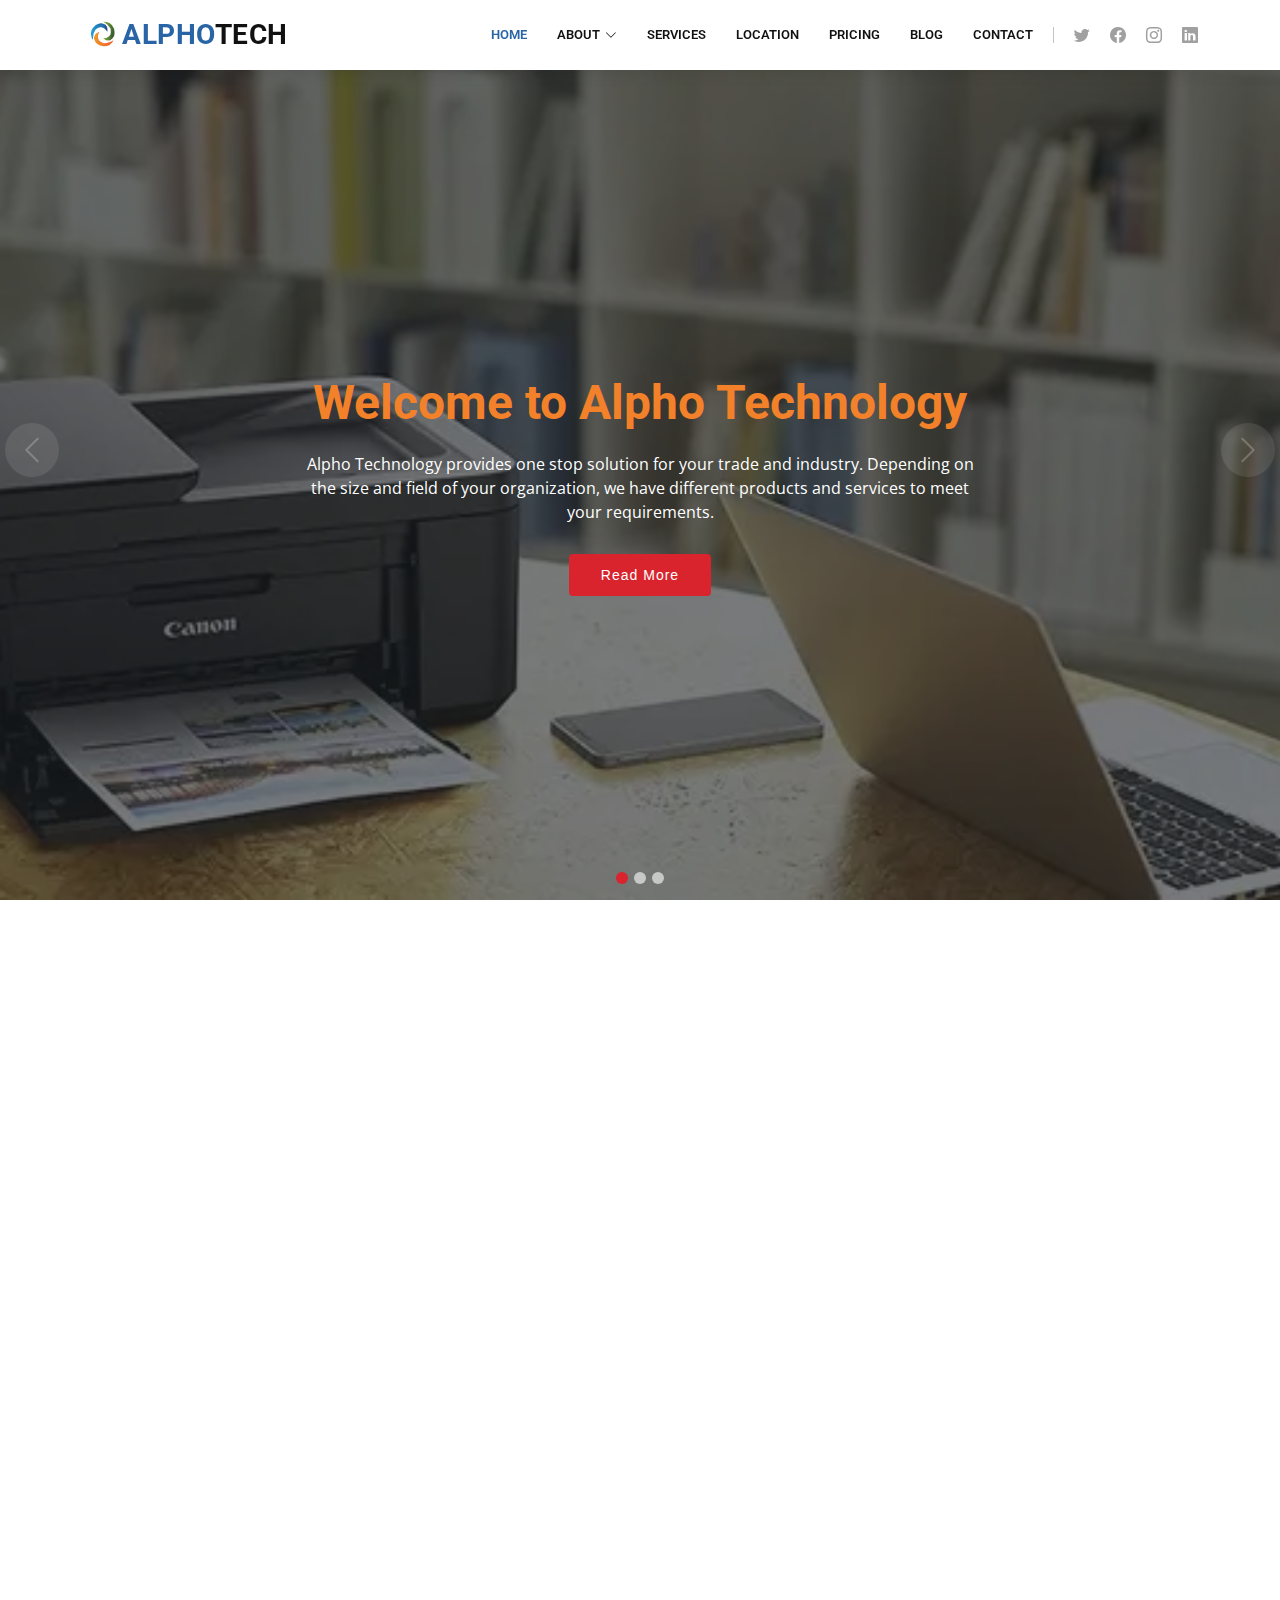
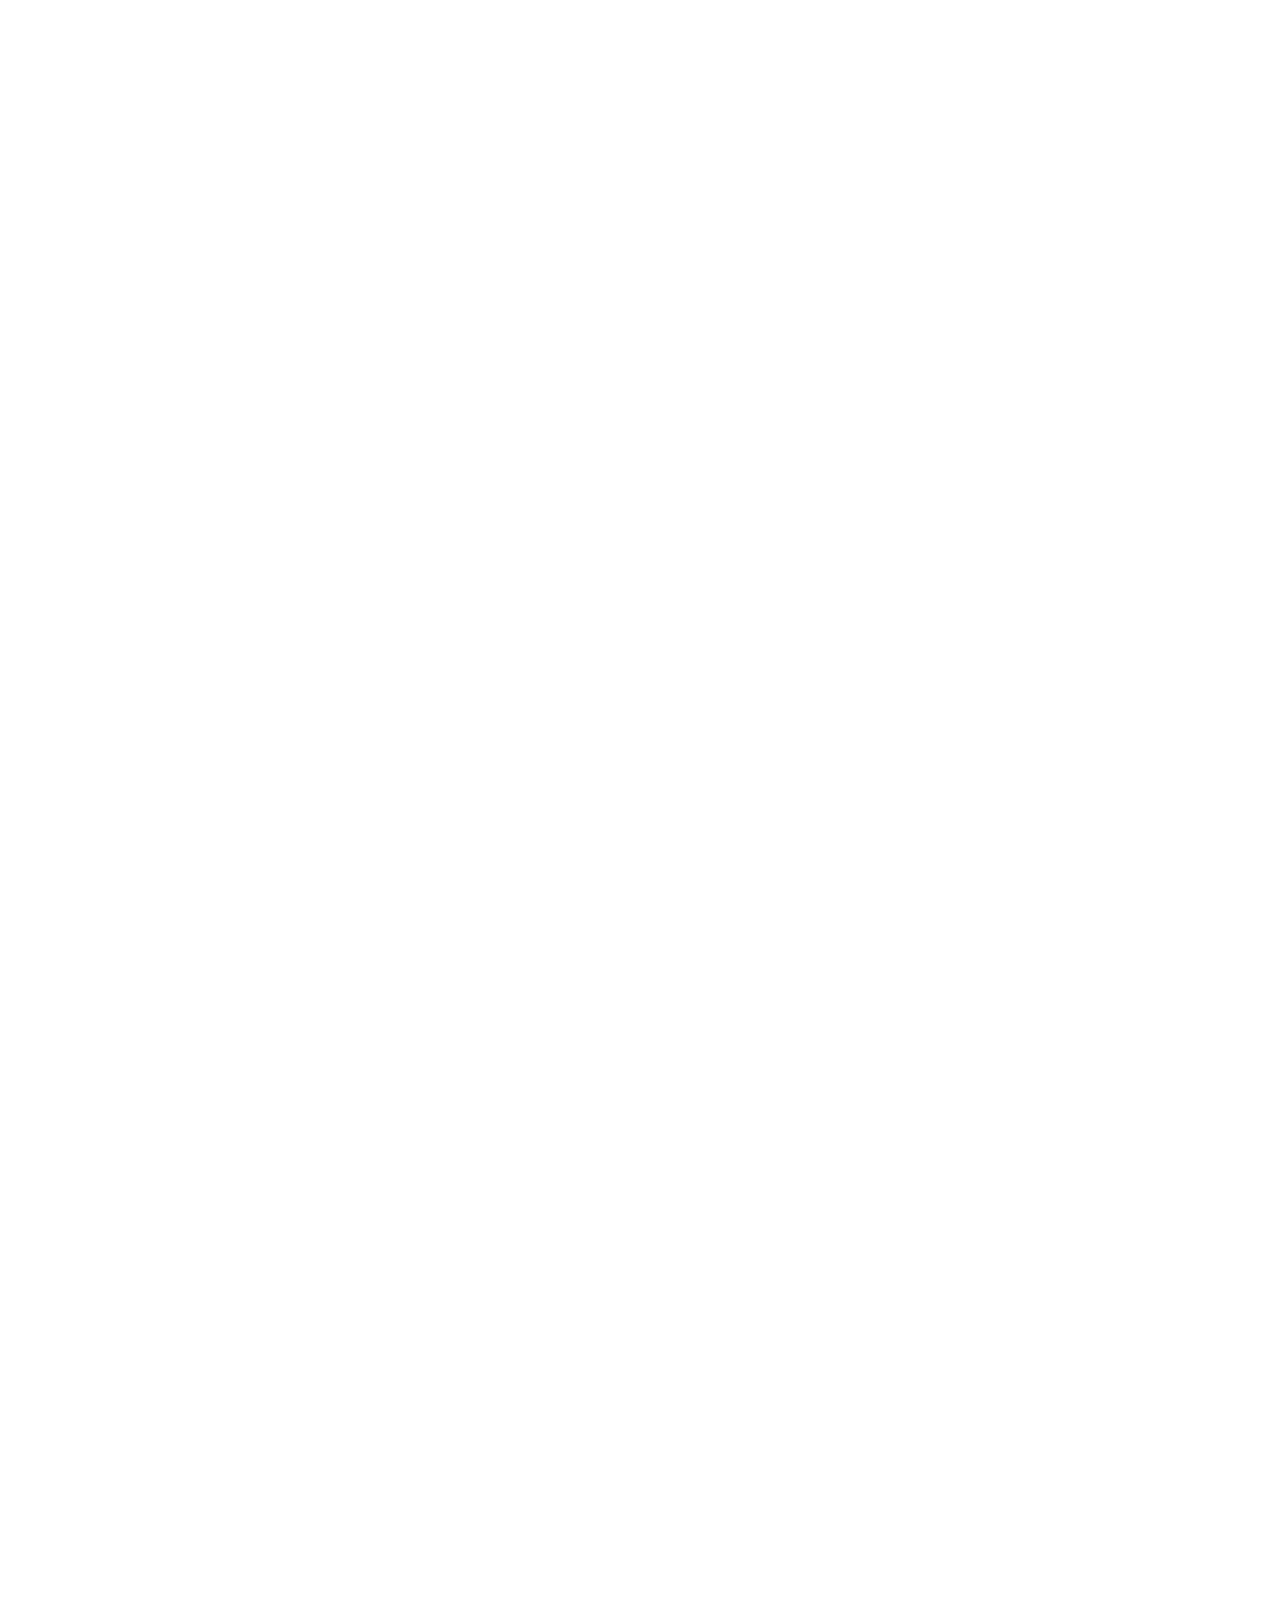
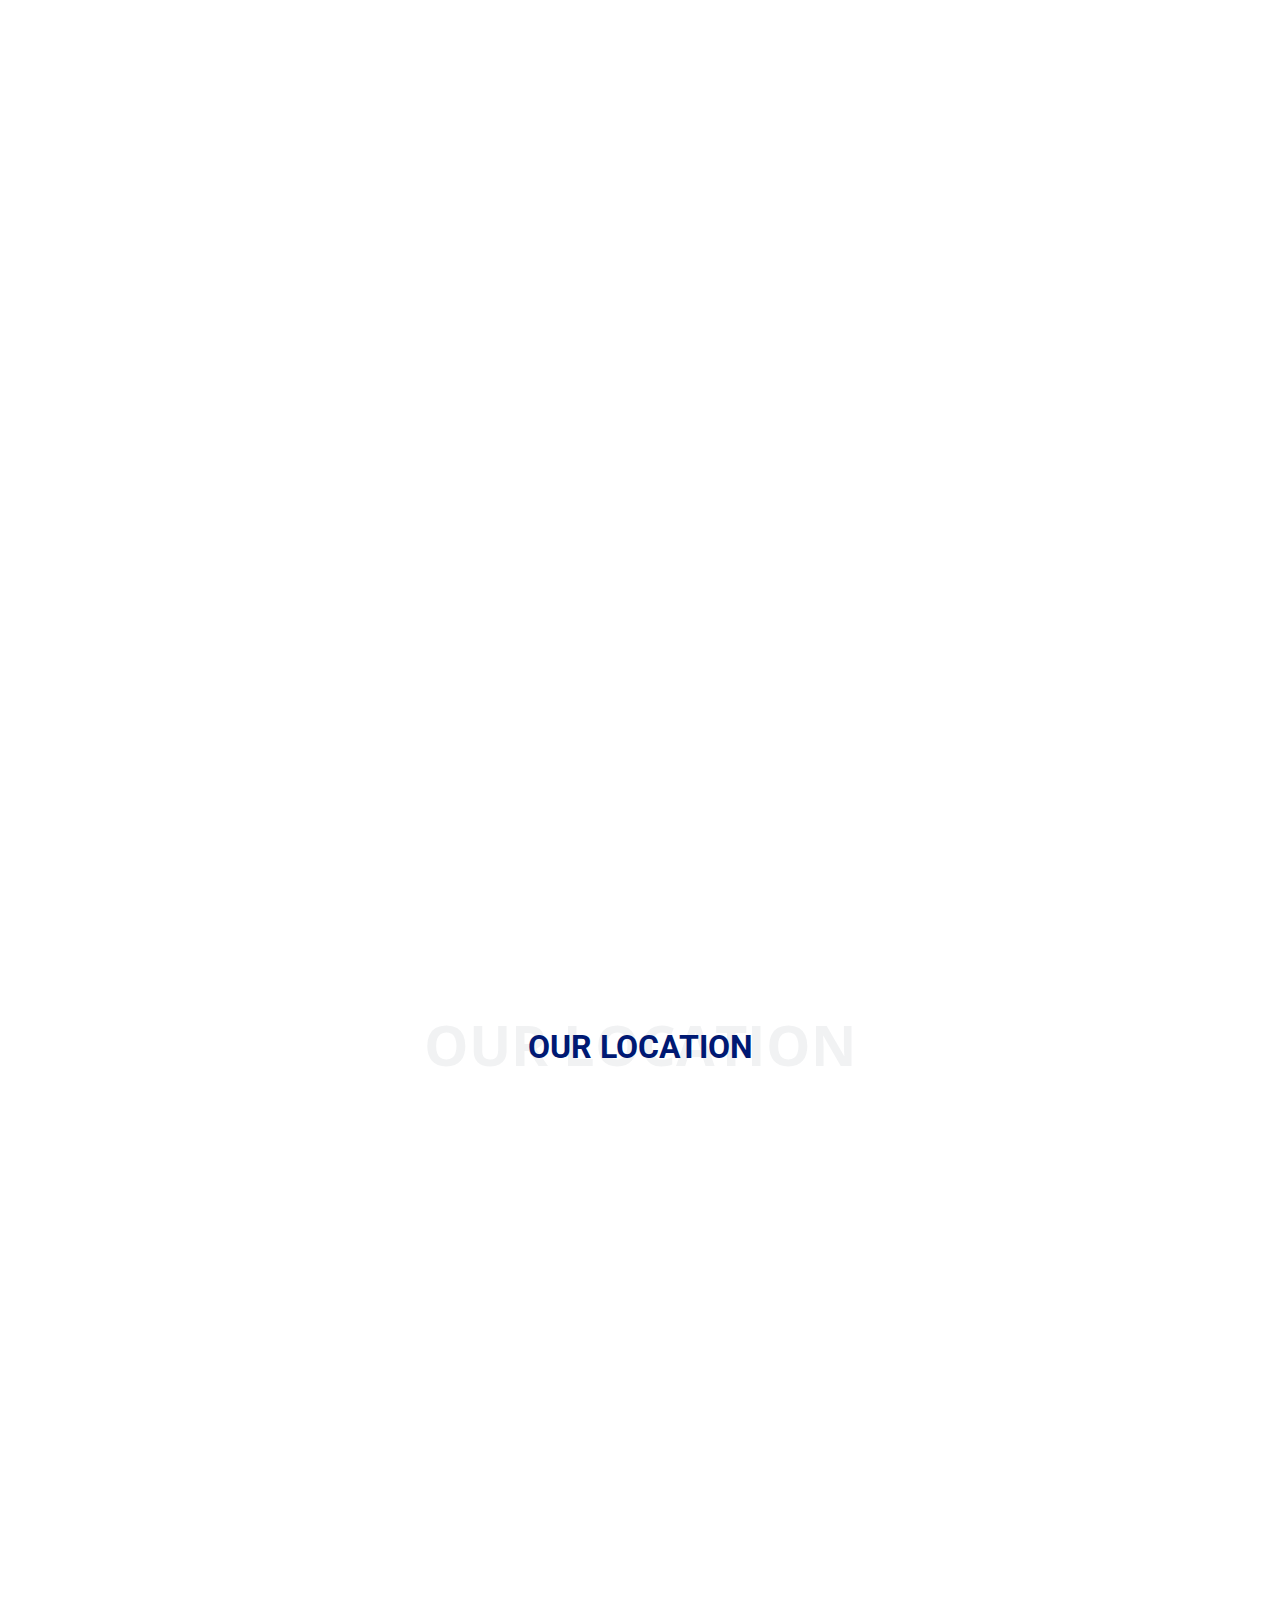
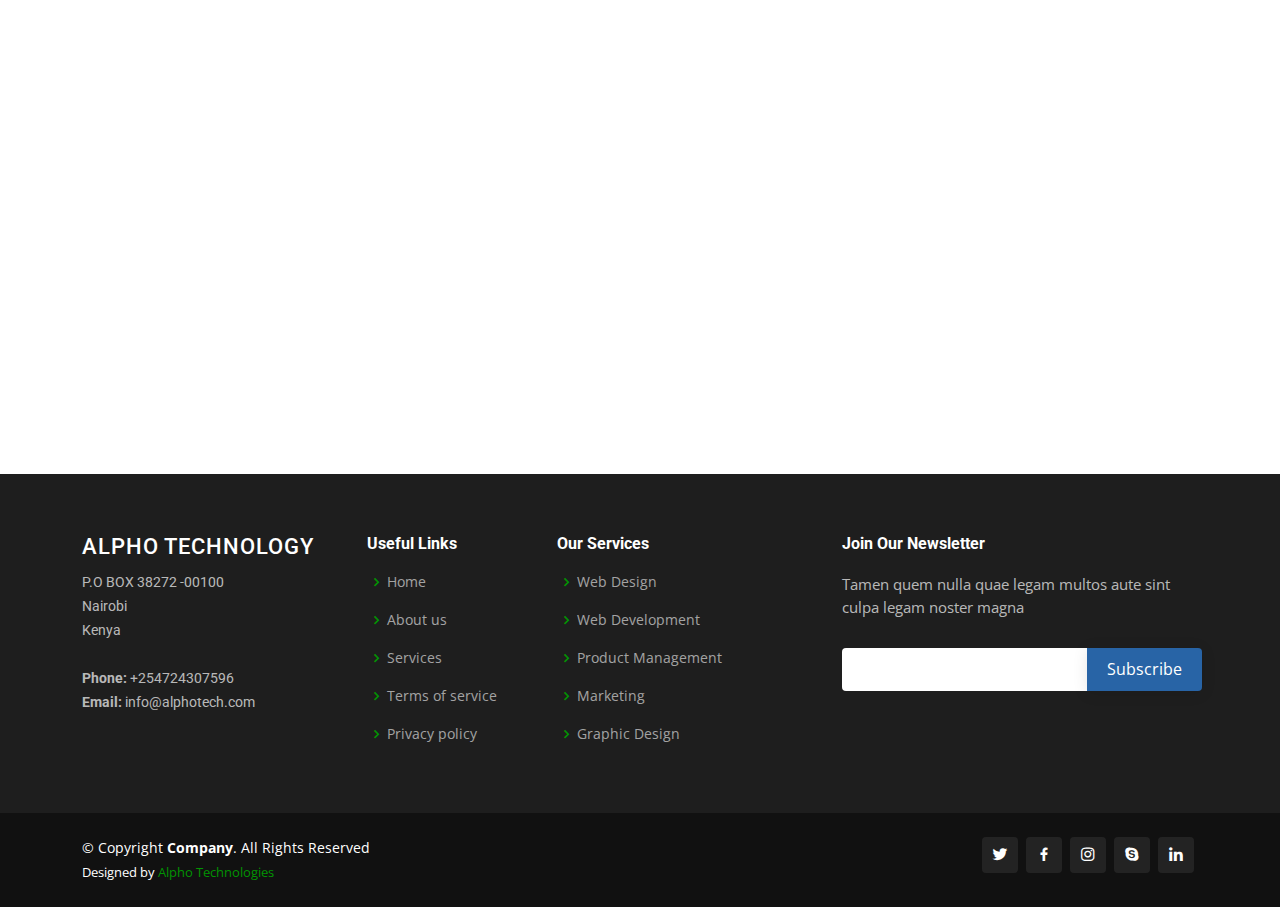
<file: Sample3/index.html>
<!DOCTYPE html>
<html lang="en">

<head>
  <meta charset="utf-8">
  <meta content="width=device-width, initial-scale=1.0" name="viewport">

  <title>ALPHO TECHNOLOGY</title>
  <meta content="" name="description">
  <meta content="" name="keywords">

  <!-- Favicons -->
  <link href="assets/img/logo.png" rel="icon">
  <!-- <link href="assets/img/apple-touch-icon.png" rel="apple-touch-icon"> -->

  <!-- Google Fonts -->
  <link href="https://fonts.googleapis.com/css?family=Open+Sans:300,300i,400,400i,600,600i,700,700i|Roboto:300,300i,400,400i,500,500i,600,600i,700,700i|Poppins:300,300i,400,400i,500,500i,600,600i,700,700i" rel="stylesheet">

  <link href="https://fonts.googleapis.com/css2?family=Open+Sans:ital,wght@0,300;0,400;0,500;0,600;0,700;0,800;1,300;1,400;1,500;1,600;1,700;1,800&family=Pathway+Extreme&family=Poppins:wght@100;200;600&display=swap" rel="stylesheet">

  <!-- Vendor CSS Files -->
  <link href="assets/vendor/animate.css/animate.min.css" rel="stylesheet">
  <link href="assets/vendor/aos/aos.css" rel="stylesheet">
  <link href="assets/vendor/bootstrap/css/bootstrap.min.css" rel="stylesheet">
  <link href="assets/vendor/bootstrap-icons/bootstrap-icons.css" rel="stylesheet">
  <link href="assets/vendor/fontawesome-free/css/all.min.css" rel="stylesheet">
  <link href="assets/vendor/boxicons/css/boxicons.min.css" rel="stylesheet">
  <link href="assets/vendor/glightbox/css/glightbox.min.css" rel="stylesheet">
  <link href="assets/vendor/remixicon/remixicon.css" rel="stylesheet">
  <link href="assets/vendor/swiper/swiper-bundle.min.css" rel="stylesheet">

  <!-- Template Main CSS File -->
  <link href="assets/css/style.css" rel="stylesheet">
</head>

<body>

  <!-- ======= Header ======= -->
  <header id="header" class="fixed-top">
    <div class="container d-flex align-items-center">

      <!--  -->
      <!-- Uncomment below if you prefer to use an image logo -->
      <a href="index.html" class="logo me-auto me-lg-0"><img src="assets/img/logo.png" alt="" class="img-fluid"></a>
      <h1 class="logo me-auto"><a href="index.html"><span>Alpho</span>tech</a></h1>

      <nav id="navbar" class="navbar order-last order-lg-0">
        <ul>
          <li><a href="index.html" class="active">Home</a></li>

          <li class="dropdown"><a href="#"><span>About</span> <i class="bi bi-chevron-down"></i></a>
            <ul>
              <li><a href="#">About Us</a></li>
              <li><a href="#">Team</a></li>
              <li><a href="#">Testimonials</a></li>
              <li class="#"><a href="#"><span>Deep Drop Down</span> <i class="bi bi-chevron-right"></i></a>
                <ul>
                  <li><a href="#">Deep Drop Down 1</a></li>
                  <li><a href="#">Deep Drop Down 2</a></li>
                  <li><a href="#">Deep Drop Down 3</a></li>
                  <li><a href="#">Deep Drop Down 4</a></li>
                  <li><a href="#">Deep Drop Down 5</a></li>
                </ul>
              </li>
            </ul>
          </li>

          <li><a href="#">Services</a></li>
          <li><a href="#">location</a></li>
          <li><a href="#">Pricing</a></li>
          <li><a href="#">Blog</a></li>
          <li><a href="#">Contact</a></li>

        </ul>
        <i class="bi bi-list mobile-nav-toggle"></i>
      </nav><!-- .navbar -->

      <div class="header-social-links d-flex">
        <a href="#" class="twitter"><i class="bu bi-twitter"></i></a>
        <a href="#" class="facebook"><i class="bu bi-facebook"></i></a>
        <a href="#" class="instagram"><i class="bu bi-instagram"></i></a>
        <a href="#" class="linkedin"><i class="bu bi-linkedin"></i></i></a>
      </div>

    </div>
  </header><!-- End Header -->

    <!-- ======= Hero Section ======= -->
    <section id="hero">
      <div id="heroCarousel" data-bs-interval="5000" class="carousel slide carousel-fade" data-bs-ride="carousel">
  
        <ol class="carousel-indicators" id="hero-carousel-indicators"></ol>
  
        <div class="carousel-inner" role="listbox">
  
          <!-- Slide 1 -->
          <div class="carousel-item active" style="background-image: url(assets/img/slide/slide-10.webp)">
            <div class="carousel-container">
              <div class="container">
                <h2 class="animate__animated animate__fadeInDown">Welcome to <span>Alpho Technology</span></h2>
                <p class="animate__animated animate__fadeInUp">Alpho Technology provides one stop solution for your trade and industry. Depending on the size and field of your organization, we have different products and services to meet your requirements.</p>
                <a href="#about" class="btn-get-started animate__animated animate__fadeInUp scrollto">Read More</a>
              </div>
            </div>
          </div>
  
          <!-- Slide 2 -->
          <div class="carousel-item" style="background-image: url(assets/img/slide/slide-8.jpg)">
            <div class="carousel-container">
              <div class="container">
                <h2 class="animate__animated animate__fadeInDown">Empowering Businesses at <span>Alpho Technology</span></h2>
                <p class="animate__animated animate__fadeInUp">Elevate Your Trade and Industry Potential with Alpho Technology. Whether your business is large or small, we offer an array of specialized products and services tailored to your specific requirements.</p>
                <a href="#about" class="btn-get-started animate__animated animate__fadeInUp scrollto">Learn More</a>
              </div>
            </div>
          </div>
  
          <!-- Slide 3 -->
          <div class="carousel-item" style="background-image: url(assets/img/slide/slide7.jpg)">
            <div class="carousel-container">
              <div class="container">
                <h2 class="animate__animated animate__fadeInDown">Transforming Industries with <span>Alpho Technology</span></h2>
                <p class="animate__animated animate__fadeInUp">Experience Innovation and Expertise at Alpho Technology - Your All-in-One Solution for Trade and Industry. Our adaptable products and services cater to organizations of all sizes and niches.</p>
                <a href="#about" class="btn-get-started animate__animated animate__fadeInUp scrollto">Explore Solutions</a>
              </div>
            </div>
          </div>
  
        </div>
  
        <a class="carousel-control-prev" href="#heroCarousel" role="button" data-bs-slide="prev">
          <span class="carousel-control-prev-icon bi bi-chevron-left" aria-hidden="true"></span>
        </a>
  
        <a class="carousel-control-next" href="#heroCarousel" role="button" data-bs-slide="next">
          <span class="carousel-control-next-icon bi bi-chevron-right" aria-hidden="true"></span>
        </a>
  
      </div>
    </section><!-- End Hero -->


  <main id="main">
    <!-- ======= Featured Services Section ======= -->
    <section id="featured-services" class="featured-services">
      <div class="container">

        <div class="row gy-4">

          <div class="col-lg-4 col-md-6 service-item d-flex" data-aos="fade-up">
            <div class="icon flex-shrink-0"><i class="fa-solid fa-cart-flatbed"></i></div>
            <div>
              <h4 class="title">MISSION</h4>
              <p class="description">Our Mission is to achieve the reputation of a quality, high standard & reliable solution & service Provider Company in the ICT and Electrical industry.</p>
              <a href="service-details.html" class="readmore stretched-link"><span>Learn More</span><i class="bi bi-arrow-right"></i></a>
            </div>
          </div>
          <!-- End Service Item -->

          <div class="col-lg-4 col-md-6 service-item d-flex" data-aos="fade-up" data-aos-delay="100">
            <div class="icon flex-shrink-0"><i class="fa-solid fa-truck"></i></div>
            <div>
              <h4 class="title">VISION</h4>
              <p class="description">Our forward vision is to strive to become an entity in technology based corporate solutions, capable of demanding unconditional response from the targeted niche. We also believe that for our scope of improvisation –sky is the limit and we are always ready to take our achievements to the next level. We are growing and would always like to remain on the growing streak</p>
              <a href="service-details.html" class="readmore stretched-link"><span>Learn More</span><i class="bi bi-arrow-right"></i></a>
            </div>
          </div><!-- End Service Item -->

          <div class="col-lg-4 col-md-6 service-item d-flex" data-aos="fade-up" data-aos-delay="200">
            <div class="icon flex-shrink-0"><i class="fa-solid fa-truck-ramp-box"></i></div>
            <div>
              <h4 class="title">TEAMWORK AND RELATIONS</h4>
              <p class="description">Great stress is laid on proper communication, transparency and human relations. We not only develop products, we develop relationships. Through teamwork, with every new day the quest for acquiring new competencies continues. Forever searching, experimenting, innovating, learning, moving ahead with our sincere efforts and dedication, shaping the future, and challenging our competencies to create new opportunities</p>
              <a href="service-details.html" class="readmore stretched-link"><span>Learn More</span><i class="bi bi-arrow-right"></i></a>
            </div>
          </div><!-- End Service Item -->

        </div>

      </div>
    </section><!-- End Featured Services Section -->

    
    <!-- ======= About Us Section ======= -->
    <section id="about" class="about pt-0">
      <div class="container" data-aos="fade-up">

        <div class="row gy-4">
          <div class="col-lg-6 position-relative align-self-start order-lg-last order-first">
            <img src="assets/img/about.jpg" class="img-fluid" alt="">
            <a href="https://www.youtube.com/watch?v=LXb3EKWsInQ" class="glightbox play-btn"></a>
          </div>
          <div class="col-lg-6 content order-last  order-lg-first">
            <h3>About Us</h3>
            <p>
              Alpho Technology provides one stop solution for your trade and industry. Depending on the size and field of your organization, we have different products and services to meet your requirements. We provide the optimum and customized solutions made for your organization.
            </p>
            <p>The company began operation as Supply of both electrical and ICT Equipment on April 2021</p>
            <p>We offer cost-effective development services and solutions for customers with projects both small and medium. Alpho Technology focuses exclusively in high quality and cost-effective system development and implementation of multiple type of services. We are advancing on a tremendous pace and with involvement of skilled and experienced people working in the organization.</p>
          </div>
        </div>

      </div>
    </section><!-- End About Us Section -->

      <!-- ======= Services Section ======= -->
    <section id="service" class="services pt-0">
      <div class="container" data-aos="fade-up">

        <div class="section-header">
          <span>Our Services</span>
          <h2>Our Services</h2>

        </div>

        <div class="row gy-4">

          <div class="col-lg-4 col-md-6" data-aos="fade-up" data-aos-delay="100">
            <div class="card">
              <div class="card-img">
                <img src="assets/img/system-analysis.png" alt="System Analysis" class="img-fluid">
              </div>
              <h3><a href="service-details.html" class="stretched-link">System Analysis</a></h3>
              <p>Optimize your business processes through in-depth system analysis. Our experts identify areas for improvement, ensuring efficiency and growth.</p>
            </div>
          </div><!-- End Card Item -->
          
          <div class="col-lg-4 col-md-6" data-aos="fade-up" data-aos-delay="100">
            <div class="card">
              <div class="card-img">
                <img src="assets/img/process-reengineering.png" alt="Business Process Reengineering" class="img-fluid">
              </div>
              <h3><a href="service-details.html" class="stretched-link">Business Process Reengineering</a></h3>
              <p>Revitalize your operations with strategic business process reengineering. We help you adapt to changing market dynamics while maximizing productivity.</p>
            </div>
          </div><!-- End Card Item -->
          
          <div class="col-lg-4 col-md-6" data-aos="fade-up" data-aos-delay="100">
            <div class="card">
              <div class="card-img">
                <img src="assets/img/process-development.jpg" alt="Process Development Localization" class="img-fluid">
              </div>
              <h3><a href="service-details.html" class="stretched-link">Process Development Localization</a></h3>
              <p>Tailored solutions for Kenyan markets. Our localized process development aligns your business with local preferences and regulations.</p>
            </div>
          </div><!-- End Card Item -->
          
          <div class="col-lg-4 col-md-6" data-aos="fade-up" data-aos-delay="100">
            <div class="card">
              <div class="card-img">
                <img src="assets/img/network-management.jpg" alt="Network Monitoring/Management Support" class="img-fluid">
              </div>
              <h3><a href="service-details.html" class="stretched-link">Network Monitoring/Management Support</a></h3>
              <p>Keep your network at its best. Our monitoring and management solutions ensure seamless network operations.</p>
            </div>
          </div><!-- End Card Item -->
          
          <div class="col-lg-4 col-md-6" data-aos="fade-up" data-aos-delay="100">
            <div class="card">
              <div class="card-img">
                <img src="assets/img/security-solutions.jfif" alt="Network, Security & Threat Management" class="img-fluid">
              </div>
              <h3><a href="service-details.html" class="stretched-link">Network, Security & Threat Management</a></h3>
              <p>Safeguard your digital assets with comprehensive security solutions. We protect against threats and ensure data integrity.</p>
            </div>
          </div><!-- End Card Item -->
          
          <div class="col-lg-4 col-md-6" data-aos="fade-up" data-aos-delay="100">
            <div class="card">
              <div class="card-img">
                <img src="assets/img/server-storage.jfif" alt="Enterprise Server & Storage Solution" class="img-fluid">
              </div>
              <h3><a href="service-details.html" class="stretched-link">Enterprise Server & Storage Solution</a></h3>
              <p>Scalable server and storage solutions for businesses of all sizes. Our systems are designed to support your growth.</p>
            </div>
          </div><!-- End Card Item -->
          
          <div class="col-lg-4 col-md-6" data-aos="fade-up" data-aos-delay="100">
            <div class="card">
              <div class="card-img">
                <img src="assets/img/desktop-support.jpg" alt="Desktop Maintenance and Support" class="img-fluid">
              </div>
              <h3><a href="service-details.html" class="stretched-link">Desktop Maintenance and Support</a></h3>
              <p>Reliable support for your critical IT infrastructure. We offer desktop maintenance and support to keep your operations running smoothly.</p>
            </div>
          </div><!-- End Card Item -->
          
          <div class="col-lg-4 col-md-6" data-aos="fade-up" data-aos-delay="100">
            <div class="card">
              <div class="card-img">
                <img src="assets/img/server-support.png" alt="Server Maintenance and Support" class="img-fluid">
              </div>
              <h3><a href="service-details.html" class="stretched-link">Server Maintenance and Support</a></h3>
              <p>Dependable server maintenance and support services. We ensure your servers are optimized and fully operational.</p>
            </div>
          </div><!-- End Card Item -->
          
          <div class="col-lg-4 col-md-6" data-aos="fade-up" data-aos-delay="100">
            <div class="card">
              <div class="card-img">
                <img src="assets/img/production-operations.webp" alt="Production Operations" class="img-fluid">
              </div>
              <h3><a href="service-details.html" class="stretched-link">Production Operations</a></h3>
              <p>Efficiently manage your production processes with our expertise. We optimize operations to enhance productivity and reduce costs.</p>
            </div>
          </div><!-- End Card Item -->
          
          <div class="col-lg-4 col-md-6" data-aos="fade-up" data-aos-delay="100">
            <div class="card">
              <div class="card-img">
                <img src="assets/img/disaster-recovery.png" alt="Disaster Recovery and Storage Management" class="img-fluid">
              </div>
              <h3><a href="service-details.html" class="stretched-link">Disaster Recovery and Storage Management</a></h3>
              <p>Prepare for the unexpected with our disaster recovery and storage management solutions. Your data is safe with us.</p>
            </div>
          </div><!-- End Card Item -->
          
          <div class="col-lg-4 col-md-6" data-aos="fade-up" data-aos-delay="100">
            <div class="card">
              <div class="card-img">
                <img src="assets/img/power-solution.webp" alt="Power Solution" class="img-fluid">
              </div>
              <h3><a href="service-details.html" class="stretched-link">Power Solution</a></h3>
              <p>Ensure uninterrupted power solutions for your business. We keep your operations running smoothly, even during power outages.</p>
            </div>
          </div><!-- End Card Item -->          
        </div>

      </div>
    </section><!-- End Services Section -->

    <!-- ======= location Section ======= -->
    <section id="location" class="location">
      <div class="container">
        <div class="section-header">
          <span>Our Location</span>
          <h2>Our Location</h2>

        </div>

        <div class="row" data-aos="fade-up">
          <iframe src="https://www.google.com/maps/embed?pb=!1m18!1m12!1m3!1d15955.621086125993!2d36.886099528692725!3d-1.2257907801175028!2m3!1f0!2f0!3f0!3m2!1i1024!2i768!4f13.1!3m3!1m2!1s0x182f1591a2e9a35b%3A0x31a92b030cf1ccd5!2sKasarani%2C%20Nairobi!5e0!3m2!1sen!2ske!4v1692631868366!5m2!1sen!2ske" width="600" height="450" style="border:0;" allowfullscreen="" loading="lazy" referrerpolicy="no-referrer-when-downgrade"></iframe>
        </div>
      </div>
    </section><!-- End location Section -->

    <!-- ======= Our Clients Section ======= -->
    <section id="clients" class="clients">
      <div class="container" data-aos="fade-up">

        <div class="section-title">
          <h2>Clients</h2>
        </div>

        <div class="row no-gutters clients-wrap clearfix" data-aos="fade-up">

          <div class="col-lg-3 col-md-4 col-6">
            <div class="client-logo">
              <img src="assets/img/clients/client-1.png" class="img-fluid" alt="">
            </div>
          </div>

          <div class="col-lg-3 col-md-4 col-6">
            <div class="client-logo">
              <img src="assets/img/clients/client-2.png" class="img-fluid" alt="">
            </div>
          </div>

          <div class="col-lg-3 col-md-4 col-6">
            <div class="client-logo">
              <img src="assets/img/clients/client-3.png" class="img-fluid" alt="">
            </div>
          </div>

          <div class="col-lg-3 col-md-4 col-6">
            <div class="client-logo">
              <img src="assets/img/clients/client-4.png" class="img-fluid" alt="">
            </div>
          </div>

          <div class="col-lg-3 col-md-4 col-6">
            <div class="client-logo">
              <img src="assets/img/clients/client-5.png" class="img-fluid" alt="">
            </div>
          </div>

          <div class="col-lg-3 col-md-4 col-6">
            <div class="client-logo">
              <img src="assets/img/clients/client-6.png" class="img-fluid" alt="">
            </div>
          </div>

          <div class="col-lg-3 col-md-4 col-6">
            <div class="client-logo">
              <img src="assets/img/clients/client-7.png" class="img-fluid" alt="">
            </div>
          </div>

          <div class="col-lg-3 col-md-4 col-6">
            <div class="client-logo">
              <img src="assets/img/clients/client-8.png" class="img-fluid" alt="">
            </div>
          </div>

        </div>

      </div>
    </section><!-- End Our Clients Section -->

  </main><!-- End #main -->

  <!-- ======= Footer ======= -->
  <footer id="footer">

    <div class="footer-top">
      <div class="container">
        <div class="row">

          <div class="col-lg-3 col-md-6 footer-contact">
            <h3>Alpho Technology</h3>
            <p>
              P.O BOX 38272 -00100 <br>
              Nairobi<br>
              Kenya <br><br>
              <strong>Phone:</strong> +254724307596<br>
              <strong>Email:</strong> info@alphotech.com<br>
            </p>
          </div>

          <div class="col-lg-2 col-md-6 footer-links">
            <h4>Useful Links</h4>
            <ul>
              <li><i class="bx bx-chevron-right"></i> <a href="#">Home</a></li>
              <li><i class="bx bx-chevron-right"></i> <a href="#">About us</a></li>
              <li><i class="bx bx-chevron-right"></i> <a href="#">Services</a></li>
              <li><i class="bx bx-chevron-right"></i> <a href="#">Terms of service</a></li>
              <li><i class="bx bx-chevron-right"></i> <a href="#">Privacy policy</a></li>
            </ul>
          </div>

          <div class="col-lg-3 col-md-6 footer-links">
            <h4>Our Services</h4>
            <ul>
              <li><i class="bx bx-chevron-right"></i> <a href="#">Web Design</a></li>
              <li><i class="bx bx-chevron-right"></i> <a href="#">Web Development</a></li>
              <li><i class="bx bx-chevron-right"></i> <a href="#">Product Management</a></li>
              <li><i class="bx bx-chevron-right"></i> <a href="#">Marketing</a></li>
              <li><i class="bx bx-chevron-right"></i> <a href="#">Graphic Design</a></li>
            </ul>
          </div>

          <div class="col-lg-4 col-md-6 footer-newsletter">
            <h4>Join Our Newsletter</h4>
            <p>Tamen quem nulla quae legam multos aute sint culpa legam noster magna</p>
            <form action="" method="post">
              <input type="email" name="email"><input type="submit" value="Subscribe">
            </form>
          </div>

        </div>
      </div>
    </div>

    <div class="container d-md-flex py-4">

      <div class="me-md-auto text-center text-md-start">
        <div class="copyright">
          &copy; Copyright <strong><span>Company</span></strong>. All Rights Reserved
        </div>
        <div class="credits">
          Designed by <a href="https://alphotech.co.ke/">Alpho Technologies</a>
        </div>
      </div>
      <div class="social-links text-center text-md-right pt-3 pt-md-0">
        <a href="#" class="twitter"><i class="bx bxl-twitter"></i></a>
        <a href="#" class="facebook"><i class="bx bxl-facebook"></i></a>
        <a href="#" class="instagram"><i class="bx bxl-instagram"></i></a>
        <a href="#" class="google-plus"><i class="bx bxl-skype"></i></a>
        <a href="#" class="linkedin"><i class="bx bxl-linkedin"></i></a>
      </div>
    </div>
  </footer><!-- End Footer -->

  <a href="#" class="back-to-top d-flex align-items-center justify-content-center"><i class="bi bi-arrow-up-short"></i></a>

  <!-- Vendor JS Files -->
  <script src="assets/vendor/aos/aos.js"></script>
  <script src="assets/vendor/bootstrap/js/bootstrap.bundle.min.js"></script>
  <script src="assets/vendor/glightbox/js/glightbox.min.js"></script>
  <script src="assets/vendor/isotope-layout/isotope.pkgd.min.js"></script>
  <script src="assets/vendor/swiper/swiper-bundle.min.js"></script>
  <script src="assets/vendor/waypoints/noframework.waypoints.js"></script>
  <script src="assets/vendor/php-email-form/validate.js"></script>

  <!-- Template Main JS File -->
  <script src="assets/js/main.js"></script>

</body>

</html>
</file>
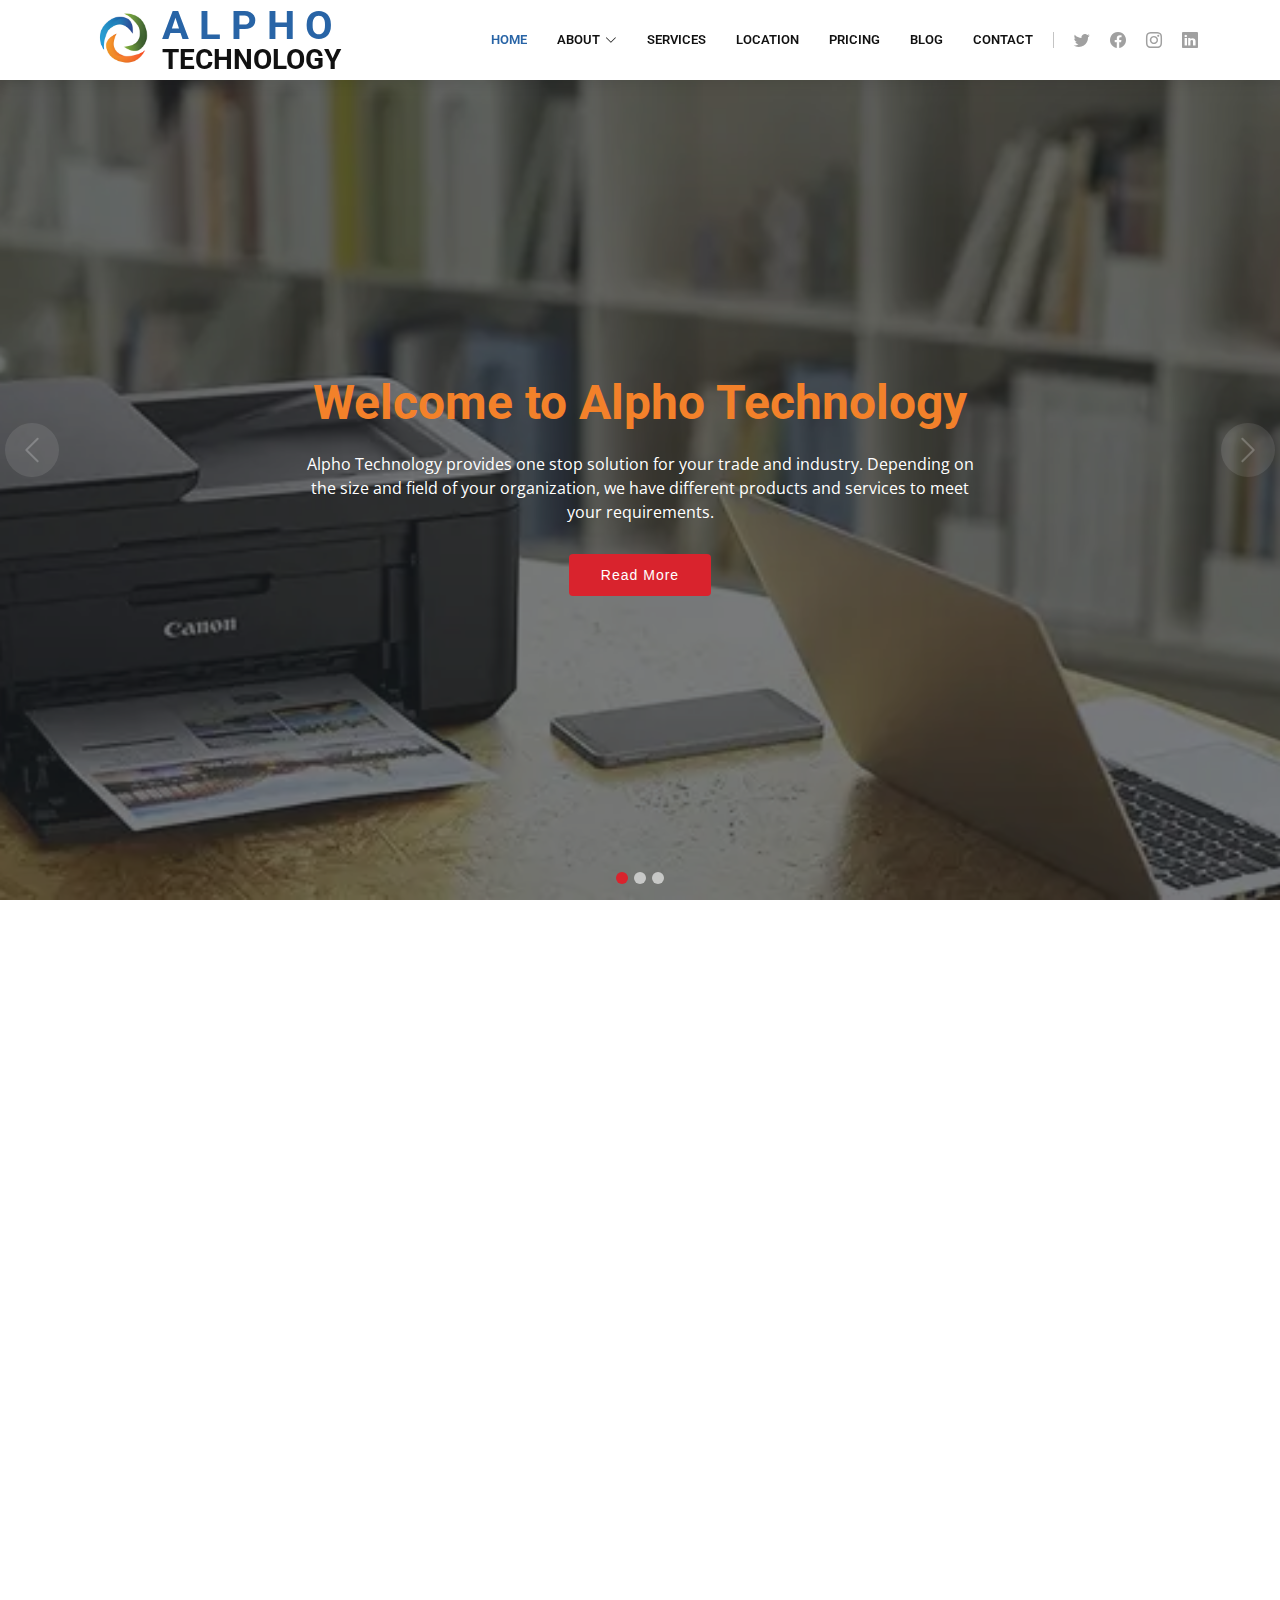
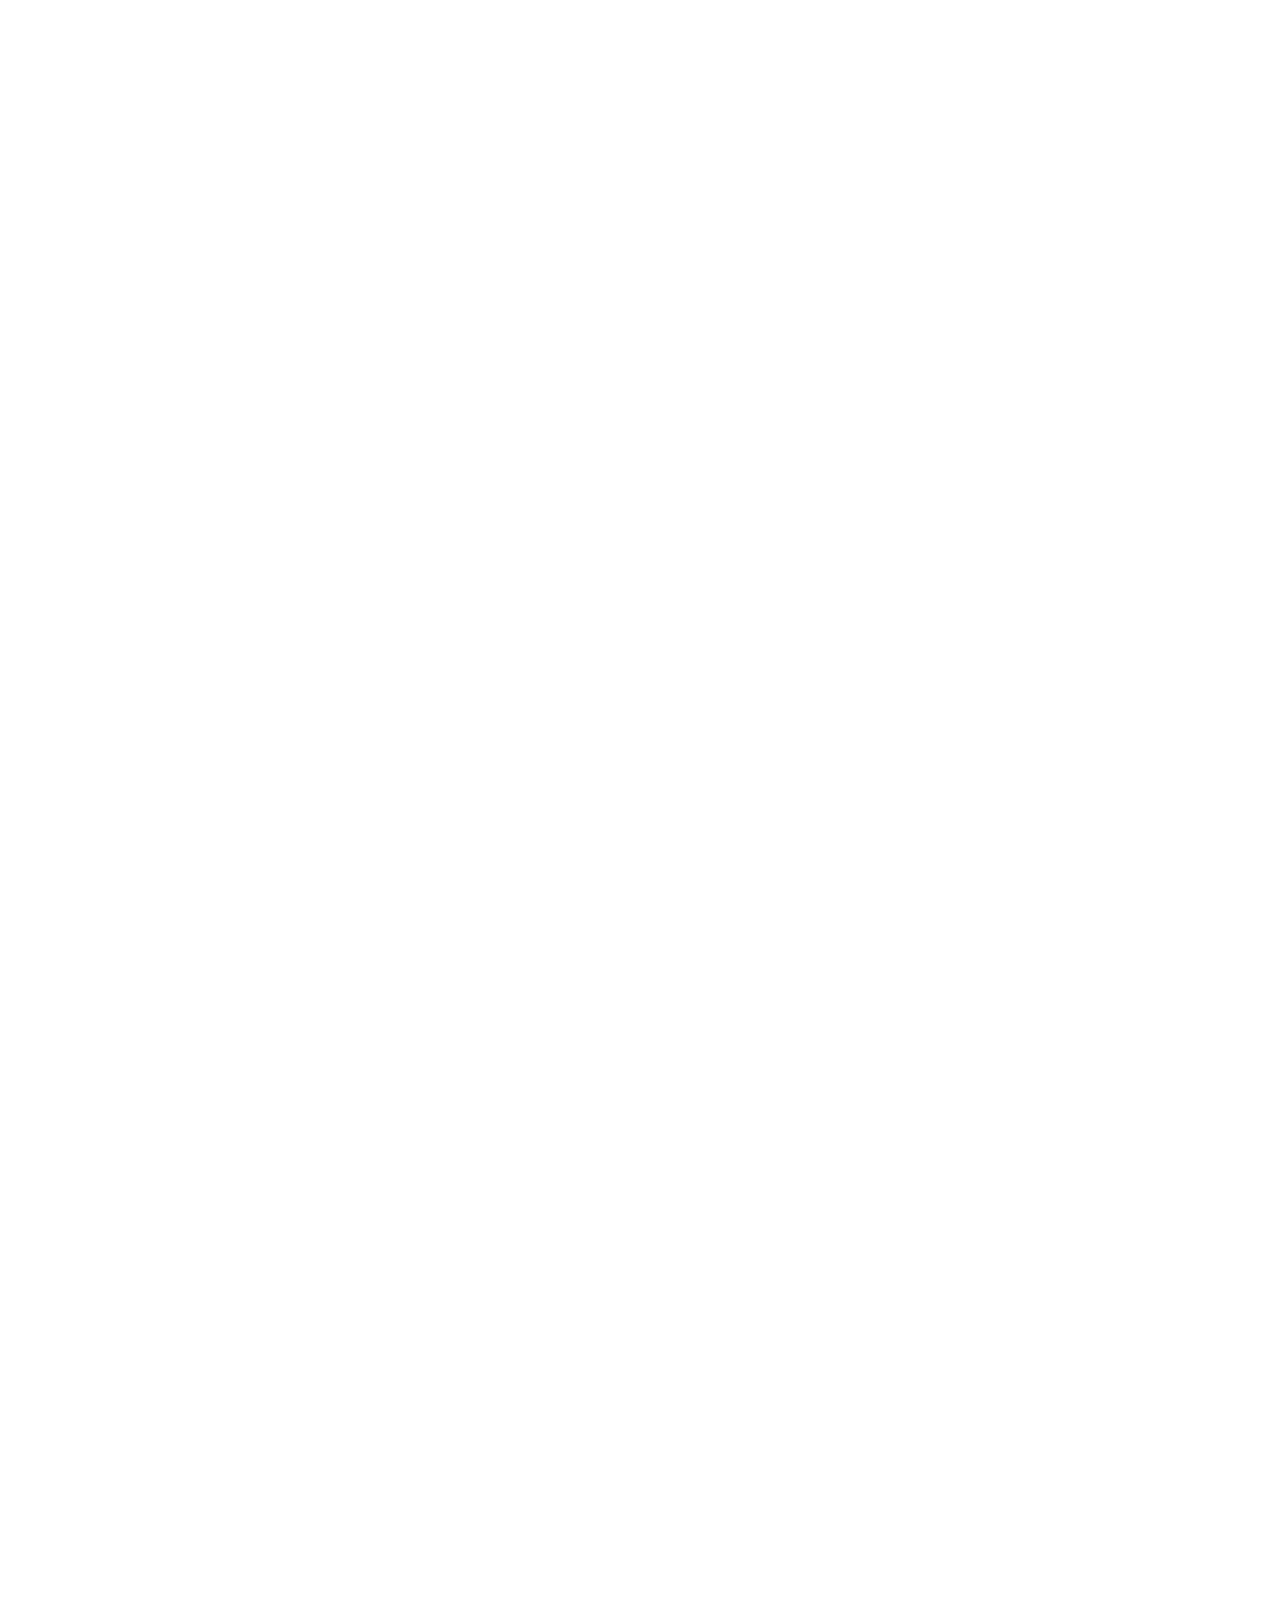
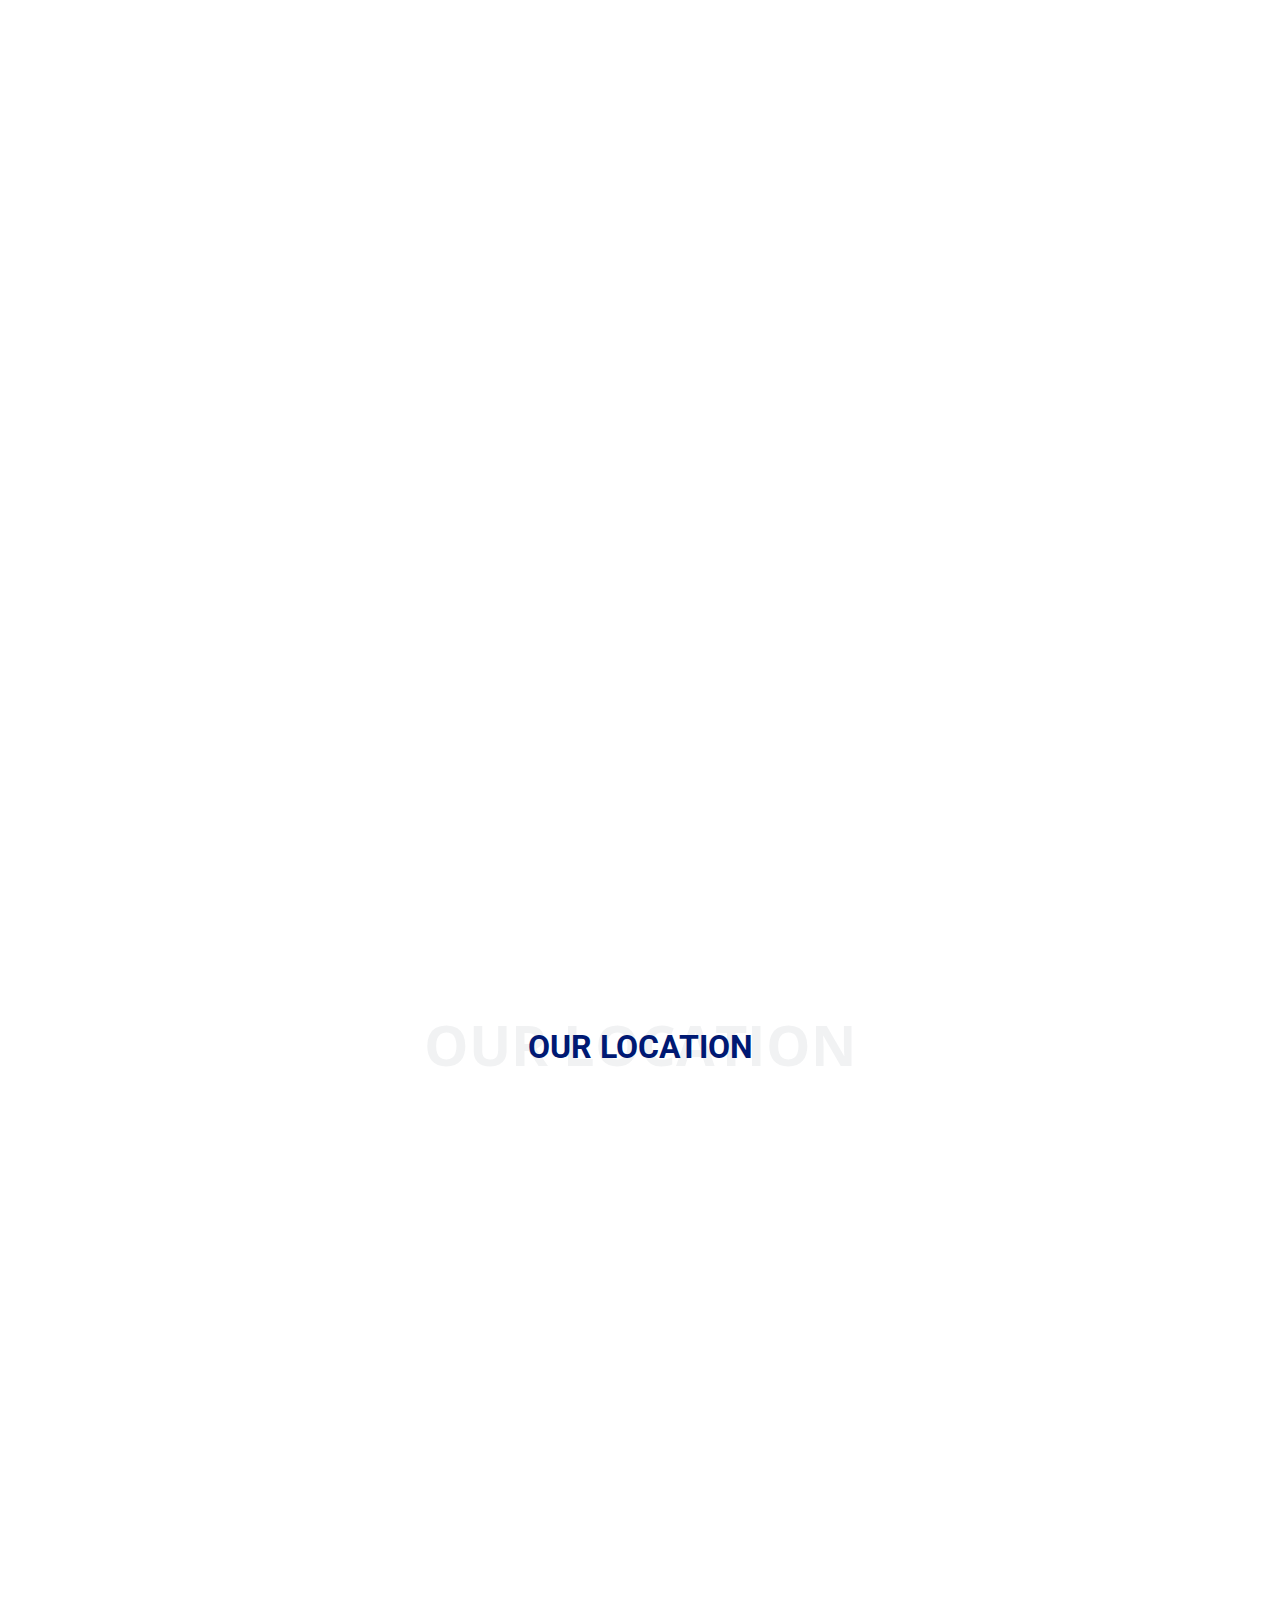
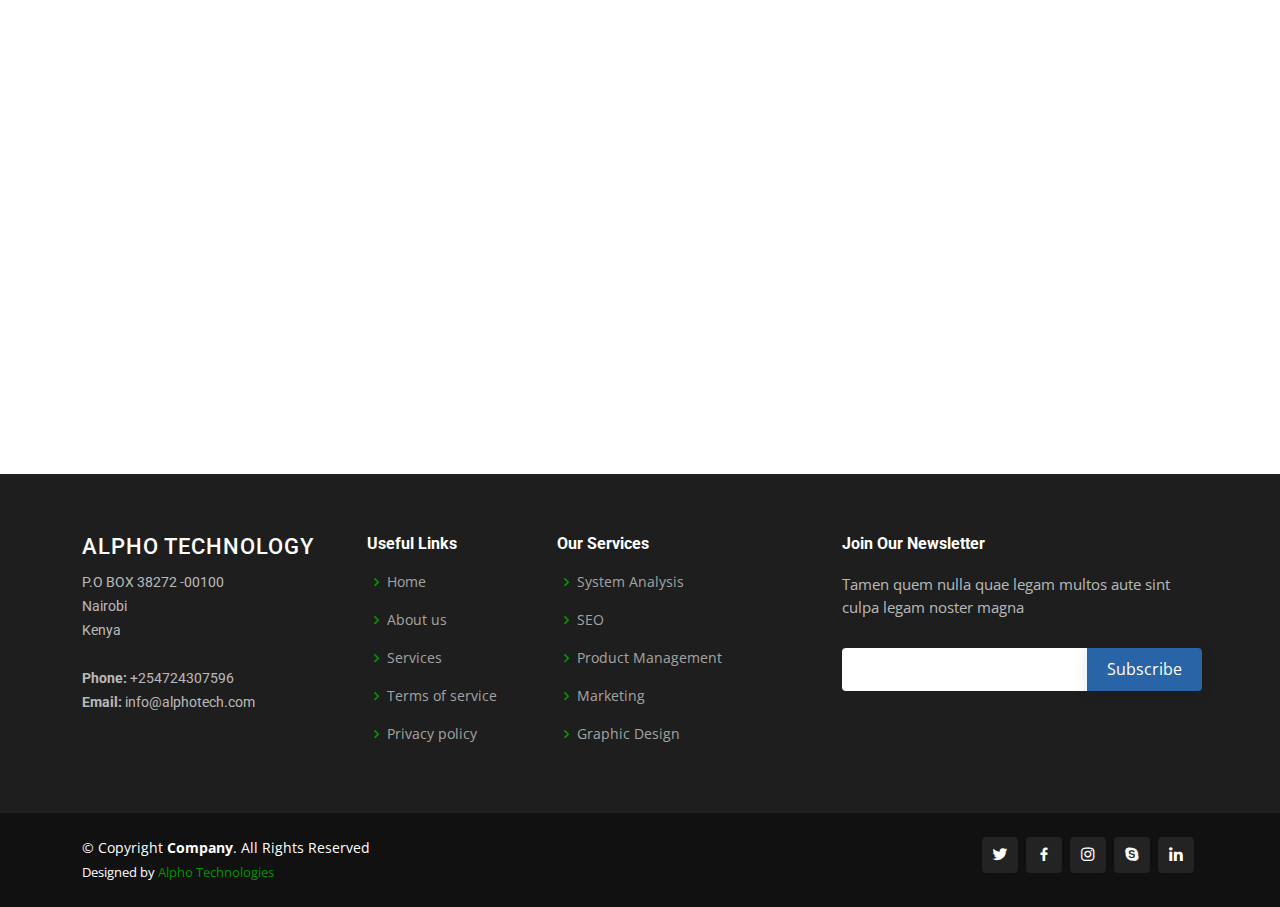
<file: alphotech-master/Sample3/index.html>
<!DOCTYPE html>
<html lang="en">

<head>
  <meta charset="utf-8">
  <meta content="width=device-width, initial-scale=1.0" name="viewport">

  <title>ALPHO TECHNOLOGY</title>
  <meta content="" name="description">
  <meta content="" name="keywords">

  <!-- Favicons -->
  <link href="assets/img/logo.png" rel="icon">
  <!-- <link href="assets/img/apple-touch-icon.png" rel="apple-touch-icon"> -->

  <!-- Google Fonts -->
  <link href="https://fonts.googleapis.com/css?family=Open+Sans:300,300i,400,400i,600,600i,700,700i|Roboto:300,300i,400,400i,500,500i,600,600i,700,700i|Poppins:300,300i,400,400i,500,500i,600,600i,700,700i" rel="stylesheet">

  <link href="https://fonts.googleapis.com/css2?family=Open+Sans:ital,wght@0,300;0,400;0,500;0,600;0,700;0,800;1,300;1,400;1,500;1,600;1,700;1,800&family=Pathway+Extreme&family=Poppins:wght@100;200;600&display=swap" rel="stylesheet">

  <!-- Vendor CSS Files -->
  <link href="assets/vendor/animate.css/animate.min.css" rel="stylesheet">
  <link href="assets/vendor/aos/aos.css" rel="stylesheet">
  <link href="assets/vendor/bootstrap/css/bootstrap.min.css" rel="stylesheet">
  <link href="assets/vendor/bootstrap-icons/bootstrap-icons.css" rel="stylesheet">
  <link href="assets/vendor/fontawesome-free/css/all.min.css" rel="stylesheet">
  <link href="assets/vendor/boxicons/css/boxicons.min.css" rel="stylesheet">
  <link href="assets/vendor/glightbox/css/glightbox.min.css" rel="stylesheet">
  <link href="assets/vendor/remixicon/remixicon.css" rel="stylesheet">
  <link href="assets/vendor/swiper/swiper-bundle.min.css" rel="stylesheet">

  <!-- Template Main CSS File -->
  <link href="assets/css/style.css" rel="stylesheet">
</head>

<body>

  <!-- ======= Header ======= -->
  <header id="header" class="fixed-top">
    <div class="container d-flex align-items-center">

      <!--  -->
      <!-- Uncomment below if you prefer to use an image logo -->
      <a href="index.html" class="logo me-auto me-lg-0"><img src="assets/img/logo.png" alt="" class="img-fluid"></a>
      <h1 class="logo me-auto"><a href="index.html"><span>Alpho</span>
        <br>
        Technology
      </a></h1>

      <nav id="navbar" class="navbar order-last order-lg-0">
        <ul>
          <li><a href="index.html" class="active">Home</a></li>

          <li class="dropdown"><a href="#"><span>About</span> <i class="bi bi-chevron-down"></i></a>
            <ul>
              <li><a href="#">About Us</a></li>
              <li><a href="#">Team</a></li>
              <li><a href="#">Testimonials</a></li>
              <li class="#"><a href="#"><span>Deep Drop Down</span> <i class="bi bi-chevron-right"></i></a>
                <ul>
                  <li><a href="#">Deep Drop Down 1</a></li>
                  <li><a href="#">Deep Drop Down 2</a></li>
                  <li><a href="#">Deep Drop Down 3</a></li>
                  <li><a href="#">Deep Drop Down 4</a></li>
                  <li><a href="#">Deep Drop Down 5</a></li>
                </ul>
              </li>
            </ul>
          </li>

          <li><a href="#">Services</a></li>
          <li><a href="#">location</a></li>
          <li><a href="#">Pricing</a></li>
          <li><a href="#">Blog</a></li>
          <li><a href="#">Contact</a></li>

        </ul>
        <i class="bi bi-list mobile-nav-toggle"></i>
      </nav><!-- .navbar -->

      <div class="header-social-links d-flex">
        <a href="#" class="twitter"><i class="bu bi-twitter"></i></a>
        <a href="#" class="facebook"><i class="bu bi-facebook"></i></a>
        <a href="#" class="instagram"><i class="bu bi-instagram"></i></a>
        <a href="#" class="linkedin"><i class="bu bi-linkedin"></i></i></a>
      </div>

    </div>
  </header><!-- End Header -->

    <!-- ======= Hero Section ======= -->
    <section id="hero">
      <div id="heroCarousel" data-bs-interval="5000" class="carousel slide carousel-fade" data-bs-ride="carousel">
  
        <ol class="carousel-indicators" id="hero-carousel-indicators"></ol>
  
        <div class="carousel-inner" role="listbox">
  
          <!-- Slide 1 -->
          <div class="carousel-item active" style="background-image: url(assets/img/slide/slide-10.webp)">
            <div class="carousel-container">
              <div class="container">
                <h2 class="animate__animated animate__fadeInDown">Welcome to <span>Alpho Technology</span></h2>
                <p class="animate__animated animate__fadeInUp">Alpho Technology provides one stop solution for your trade and industry. Depending on the size and field of your organization, we have different products and services to meet your requirements.</p>
                <a href="#about" class="btn-get-started animate__animated animate__fadeInUp scrollto">Read More</a>
              </div>
            </div>
          </div>
  
          <!-- Slide 2 -->
          <div class="carousel-item" style="background-image: url(assets/img/slide/slide-8.jpg)">
            <div class="carousel-container">
              <div class="container">
                <h2 class="animate__animated animate__fadeInDown">Empowering Businesses at <span>Alpho Technology</span></h2>
                <p class="animate__animated animate__fadeInUp">Elevate Your Trade and Industry Potential with Alpho Technology. Whether your business is large or small, we offer an array of specialized products and services tailored to your specific requirements.</p>
                <a href="#about" class="btn-get-started animate__animated animate__fadeInUp scrollto">Learn More</a>
              </div>
            </div>
          </div>
  
          <!-- Slide 3 -->
          <div class="carousel-item" style="background-image: url(assets/img/slide/slide7.jpg)">
            <div class="carousel-container">
              <div class="container">
                <h2 class="animate__animated animate__fadeInDown">Transforming Industries with <span>Alpho Technology</span></h2>
                <p class="animate__animated animate__fadeInUp">Experience Innovation and Expertise at Alpho Technology - Your All-in-One Solution for Trade and Industry. Our adaptable products and services cater to organizations of all sizes and niches.</p>
                <a href="#about" class="btn-get-started animate__animated animate__fadeInUp scrollto">Explore Solutions</a>
              </div>
            </div>
          </div>
  
        </div>
  
        <a class="carousel-control-prev" href="#heroCarousel" role="button" data-bs-slide="prev">
          <span class="carousel-control-prev-icon bi bi-chevron-left" aria-hidden="true"></span>
        </a>
  
        <a class="carousel-control-next" href="#heroCarousel" role="button" data-bs-slide="next">
          <span class="carousel-control-next-icon bi bi-chevron-right" aria-hidden="true"></span>
        </a>
  
      </div>
    </section><!-- End Hero -->


  <main id="main">
    <!-- ======= Featured Services Section ======= -->
    <section id="featured-services" class="featured-services">
      <div class="container">

        <div class="row gy-4">

          <div class="col-lg-4 col-md-6 service-item d-flex" data-aos="fade-up">
            <div class="icon flex-shrink-0"><i class="fa-solid fa-cart-flatbed"></i></div>
            <div>
              <h4 class="title">MISSION</h4>
              <p class="description">Our Mission is to achieve the reputation of a quality, high standard & reliable solution & service Provider Company in the ICT and Electrical industry.</p>
              <a href="service-details.html" class="readmore stretched-link"><span>Learn More</span><i class="bi bi-arrow-right"></i></a>
            </div>
          </div>
          <!-- End Service Item -->

          <div class="col-lg-4 col-md-6 service-item d-flex" data-aos="fade-up" data-aos-delay="100">
            <div class="icon flex-shrink-0"><i class="fa-solid fa-truck"></i></div>
            <div>
              <h4 class="title">VISION</h4>
              <p class="description">Our forward vision is to strive to become an entity in technology based corporate solutions, capable of demanding unconditional response from the targeted niche. We also believe that for our scope of improvisation –sky is the limit and we are always ready to take our achievements to the next level. We are growing and would always like to remain on the growing streak</p>
              <a href="service-details.html" class="readmore stretched-link"><span>Learn More</span><i class="bi bi-arrow-right"></i></a>
            </div>
          </div><!-- End Service Item -->

          <div class="col-lg-4 col-md-6 service-item d-flex" data-aos="fade-up" data-aos-delay="200">
            <div class="icon flex-shrink-0"><i class="fa-solid fa-truck-ramp-box"></i></div>
            <div>
              <h4 class="title">TEAMWORK AND RELATIONS</h4>
              <p class="description">Great stress is laid on proper communication, transparency and human relations. We not only develop products, we develop relationships. Through teamwork, with every new day the quest for acquiring new competencies continues. Forever searching, experimenting, innovating, learning, moving ahead with our sincere efforts and dedication, shaping the future, and challenging our competencies to create new opportunities</p>
              <a href="service-details.html" class="readmore stretched-link"><span>Learn More</span><i class="bi bi-arrow-right"></i></a>
            </div>
          </div><!-- End Service Item -->

        </div>

      </div>
    </section><!-- End Featured Services Section -->

    
    <!-- ======= About Us Section ======= -->
    <section id="about" class="about pt-0">
      <div class="container" data-aos="fade-up">

        <div class="row gy-4">
          <div class="col-lg-6 position-relative align-self-start order-lg-last order-first">
            <img src="assets/img/about.jpg" class="img-fluid" alt="">
            <a href="https://www.youtube.com/watch?v=LXb3EKWsInQ" class="glightbox play-btn"></a>
          </div>
          <div class="col-lg-6 content order-last  order-lg-first">
            <h3>About Us</h3>
            <p>
              Alpho Technology provides one stop solution for your trade and industry. Depending on the size and field of your organization, we have different products and services to meet your requirements. We provide the optimum and customized solutions made for your organization.
            </p>
            <p>The company began operation as Supply of both electrical and ICT Equipment on April 2021</p>
            <p>We offer cost-effective development services and solutions for customers with projects both small and medium. Alpho Technology focuses exclusively in high quality and cost-effective system development and implementation of multiple type of services. We are advancing on a tremendous pace and with involvement of skilled and experienced people working in the organization.</p>
          </div>
        </div>

      </div>
    </section><!-- End About Us Section -->

      <!-- ======= Services Section ======= -->
    <section id="service" class="services pt-0">
      <div class="container" data-aos="fade-up">

        <div class="section-header">
          <span>Our Services</span>
          <h2>Our Services</h2>

        </div>

        <div class="row gy-4">

          <div class="col-lg-4 col-md-6" data-aos="fade-up" data-aos-delay="100">
            <div class="card">
              <div class="card-img">
                <img src="assets/img/system-analysis.png" alt="System Analysis" class="img-fluid">
              </div>
              <h3><a href="service-details.html" class="stretched-link">System Analysis</a></h3>
              <p>Optimize your business processes through in-depth system analysis. Our experts identify areas for improvement, ensuring efficiency and growth.</p>
            </div>
          </div><!-- End Card Item -->
          
          <div class="col-lg-4 col-md-6" data-aos="fade-up" data-aos-delay="100">
            <div class="card">
              <div class="card-img">
                <img src="assets/img/process-reengineering.png" alt="Business Process Reengineering" class="img-fluid">
              </div>
              <h3><a href="service-details.html" class="stretched-link">Business Process Reengineering</a></h3>
              <p>Revitalize your operations with strategic business process reengineering. We help you adapt to changing market dynamics while maximizing productivity.</p>
            </div>
          </div><!-- End Card Item -->
          
          <div class="col-lg-4 col-md-6" data-aos="fade-up" data-aos-delay="100">
            <div class="card">
              <div class="card-img">
                <img src="assets/img/process-development.jpg" alt="Process Development Localization" class="img-fluid">
              </div>
              <h3><a href="service-details.html" class="stretched-link">Process Development Localization</a></h3>
              <p>Tailored solutions for Kenyan markets. Our localized process development aligns your business with local preferences and regulations.</p>
            </div>
          </div><!-- End Card Item -->
          
          <div class="col-lg-4 col-md-6" data-aos="fade-up" data-aos-delay="100">
            <div class="card">
              <div class="card-img">
                <img src="assets/img/network-management.jpg" alt="Network Monitoring/Management Support" class="img-fluid">
              </div>
              <h3><a href="service-details.html" class="stretched-link">Network Monitoring/Management Support</a></h3>
              <p>Keep your network at its best. Our monitoring and management solutions ensure seamless network operations.</p>
            </div>
          </div><!-- End Card Item -->
          
          <div class="col-lg-4 col-md-6" data-aos="fade-up" data-aos-delay="100">
            <div class="card">
              <div class="card-img">
                <img src="assets/img/security-solutions.jfif" alt="Network, Security & Threat Management" class="img-fluid">
              </div>
              <h3><a href="service-details.html" class="stretched-link">Network, Security & Threat Management</a></h3>
              <p>Safeguard your digital assets with comprehensive security solutions. We protect against threats and ensure data integrity.</p>
            </div>
          </div><!-- End Card Item -->
          
          <div class="col-lg-4 col-md-6" data-aos="fade-up" data-aos-delay="100">
            <div class="card">
              <div class="card-img">
                <img src="assets/img/server-storage.jfif" alt="Enterprise Server & Storage Solution" class="img-fluid">
              </div>
              <h3><a href="service-details.html" class="stretched-link">Enterprise Server & Storage Solution</a></h3>
              <p>Scalable server and storage solutions for businesses of all sizes. Our systems are designed to support your growth.</p>
            </div>
          </div><!-- End Card Item -->
          
          <div class="col-lg-4 col-md-6" data-aos="fade-up" data-aos-delay="100">
            <div class="card">
              <div class="card-img">
                <img src="assets/img/desktop-support.jpg" alt="Desktop Maintenance and Support" class="img-fluid">
              </div>
              <h3><a href="service-details.html" class="stretched-link">Desktop Maintenance and Support</a></h3>
              <p>Reliable support for your critical IT infrastructure. We offer desktop maintenance and support to keep your operations running smoothly.</p>
            </div>
          </div><!-- End Card Item -->
          
          <div class="col-lg-4 col-md-6" data-aos="fade-up" data-aos-delay="100">
            <div class="card">
              <div class="card-img">
                <img src="assets/img/server-support.png" alt="Server Maintenance and Support" class="img-fluid">
              </div>
              <h3><a href="service-details.html" class="stretched-link">Server Maintenance and Support</a></h3>
              <p>Dependable server maintenance and support services. We ensure your servers are optimized and fully operational.</p>
            </div>
          </div><!-- End Card Item -->
          
          <div class="col-lg-4 col-md-6" data-aos="fade-up" data-aos-delay="100">
            <div class="card">
              <div class="card-img">
                <img src="assets/img/production-operations.webp" alt="Production Operations" class="img-fluid">
              </div>
              <h3><a href="service-details.html" class="stretched-link">Production Operations</a></h3>
              <p>Efficiently manage your production processes with our expertise. We optimize operations to enhance productivity and reduce costs.</p>
            </div>
          </div><!-- End Card Item -->
          
          <div class="col-lg-4 col-md-6" data-aos="fade-up" data-aos-delay="100">
            <div class="card">
              <div class="card-img">
                <img src="assets/img/disaster-recovery.png" alt="Disaster Recovery and Storage Management" class="img-fluid">
              </div>
              <h3><a href="service-details.html" class="stretched-link">Disaster Recovery and Storage Management</a></h3>
              <p>Prepare for the unexpected with our disaster recovery and storage management solutions. Your data is safe with us.</p>
            </div>
          </div><!-- End Card Item -->
          
          <div class="col-lg-4 col-md-6" data-aos="fade-up" data-aos-delay="100">
            <div class="card">
              <div class="card-img">
                <img src="assets/img/power-solution.webp" alt="Power Solution" class="img-fluid">
              </div>
              <h3><a href="service-details.html" class="stretched-link">Power Solution</a></h3>
              <p>Ensure uninterrupted power solutions for your business. We keep your operations running smoothly, even during power outages.</p>
            </div>
          </div><!-- End Card Item -->          
        </div>

      </div>
    </section><!-- End Services Section -->

    <!-- ======= location Section ======= -->
    <section id="location" class="location">
      <div class="container">
        <div class="section-header">
          <span>Our Location</span>
          <h2>Our Location</h2>

        </div>

        <div class="row" data-aos="fade-up">
          <iframe src="https://www.google.com/maps/embed?pb=!1m14!1m8!1m3!1d15955.28751377584!2d36.8208627!3d-1.2805487!3m2!1i1024!2i768!4f13.1!3m3!1m2!1s0x182f10d4c03954bd%3A0x72912d19b28794ea!2sSouthern%20House!5e0!3m2!1sen!2ske!4v1692701372957!5m2!1sen!2ske" width="600" height="450" style="border:0;" allowfullscreen="" loading="lazy" referrerpolicy="no-referrer-when-downgrade"></iframe>
        </div>
      </div>
    </section><!-- End location Section -->

    <!-- ======= Our Clients Section ======= -->
    <section id="clients" class="clients">
      <div class="container" data-aos="fade-up">

        <div class="section-title">
          <h2>Clients</h2>
        </div>

        <div class="row no-gutters clients-wrap clearfix" data-aos="fade-up">

          <div class="col-lg-3 col-md-4 col-6">
            <div class="client-logo">
              <img src="assets/img/clients/client-1.png" class="img-fluid" alt="">
            </div>
          </div>

          <div class="col-lg-3 col-md-4 col-6">
            <div class="client-logo">
              <img src="assets/img/clients/client-2.png" class="img-fluid" alt="">
            </div>
          </div>

          <div class="col-lg-3 col-md-4 col-6">
            <div class="client-logo">
              <img src="assets/img/clients/client-3.png" class="img-fluid" alt="">
            </div>
          </div>

          <div class="col-lg-3 col-md-4 col-6">
            <div class="client-logo">
              <img src="assets/img/clients/client-4.png" class="img-fluid" alt="">
            </div>
          </div>

          <div class="col-lg-3 col-md-4 col-6">
            <div class="client-logo">
              <img src="assets/img/clients/client-5.png" class="img-fluid" alt="">
            </div>
          </div>

          <div class="col-lg-3 col-md-4 col-6">
            <div class="client-logo">
              <img src="assets/img/clients/client-6.png" class="img-fluid" alt="">
            </div>
          </div>

          <div class="col-lg-3 col-md-4 col-6">
            <div class="client-logo">
              <img src="assets/img/clients/client-7.png" class="img-fluid" alt="">
            </div>
          </div>

          <div class="col-lg-3 col-md-4 col-6">
            <div class="client-logo">
              <img src="assets/img/clients/client-8.png" class="img-fluid" alt="">
            </div>
          </div>

        </div>

      </div>
    </section><!-- End Our Clients Section -->

  </main><!-- End #main -->

  <!-- ======= Footer ======= -->
  <footer id="footer">

    <div class="footer-top">
      <div class="container">
        <div class="row">

          <div class="col-lg-3 col-md-6 footer-contact">
            <h3>Alpho Technology</h3>
            <p>
              P.O BOX 38272 -00100 <br>
              Nairobi<br>
              Kenya <br><br>
              <strong>Phone:</strong> +254724307596<br>
              <strong>Email:</strong> info@alphotech.com<br>
            </p>
          </div>

          <div class="col-lg-2 col-md-6 footer-links">
            <h4>Useful Links</h4>
            <ul>
              <li><i class="bx bx-chevron-right"></i> <a href="#">Home</a></li>
              <li><i class="bx bx-chevron-right"></i> <a href="#">About us</a></li>
              <li><i class="bx bx-chevron-right"></i> <a href="#">Services</a></li>
              <li><i class="bx bx-chevron-right"></i> <a href="#">Terms of service</a></li>
              <li><i class="bx bx-chevron-right"></i> <a href="#">Privacy policy</a></li>
            </ul>
          </div>

          <div class="col-lg-3 col-md-6 footer-links">
            <h4>Our Services</h4>
            <ul>
              <li><i class="bx bx-chevron-right"></i> <a href="#">System Analysis</a></li>
              <li><i class="bx bx-chevron-right"></i> <a href="#">SEO</a></li>
              <li><i class="bx bx-chevron-right"></i> <a href="#">Product Management</a></li>
              <li><i class="bx bx-chevron-right"></i> <a href="#">Marketing</a></li>
              <li><i class="bx bx-chevron-right"></i> <a href="#">Graphic Design</a></li>
            </ul>
          </div>

          <div class="col-lg-4 col-md-6 footer-newsletter">
            <h4>Join Our Newsletter</h4>
            <p>Tamen quem nulla quae legam multos aute sint culpa legam noster magna</p>
            <form action="" method="post">
              <input type="email" name="email"><input type="submit" value="Subscribe">
            </form>
          </div>

        </div>
      </div>
    </div>

    <div class="container d-md-flex py-4">

      <div class="me-md-auto text-center text-md-start">
        <div class="copyright">
          &copy; Copyright <strong><span>Company</span></strong>. All Rights Reserved
        </div>
        <div class="credits">
          Designed by <a href="https://alphotech.co.ke/">Alpho Technologies</a>
        </div>
      </div>
      <div class="social-links text-center text-md-right pt-3 pt-md-0">
        <a href="#" class="twitter"><i class="bx bxl-twitter"></i></a>
        <a href="#" class="facebook"><i class="bx bxl-facebook"></i></a>
        <a href="#" class="instagram"><i class="bx bxl-instagram"></i></a>
        <a href="#" class="google-plus"><i class="bx bxl-skype"></i></a>
        <a href="#" class="linkedin"><i class="bx bxl-linkedin"></i></a>
      </div>
    </div>
  </footer><!-- End Footer -->

  <a href="#" class="back-to-top d-flex align-items-center justify-content-center"><i class="bi bi-arrow-up-short"></i></a>

  <!-- Vendor JS Files -->
  <script src="assets/vendor/aos/aos.js"></script>
  <script src="assets/vendor/bootstrap/js/bootstrap.bundle.min.js"></script>
  <script src="assets/vendor/glightbox/js/glightbox.min.js"></script>
  <script src="assets/vendor/isotope-layout/isotope.pkgd.min.js"></script>
  <script src="assets/vendor/swiper/swiper-bundle.min.js"></script>
  <script src="assets/vendor/waypoints/noframework.waypoints.js"></script>
  <script src="assets/vendor/php-email-form/validate.js"></script>

  <!-- Template Main JS File -->
  <script src="assets/js/main.js"></script>

</body>

</html>
</file>
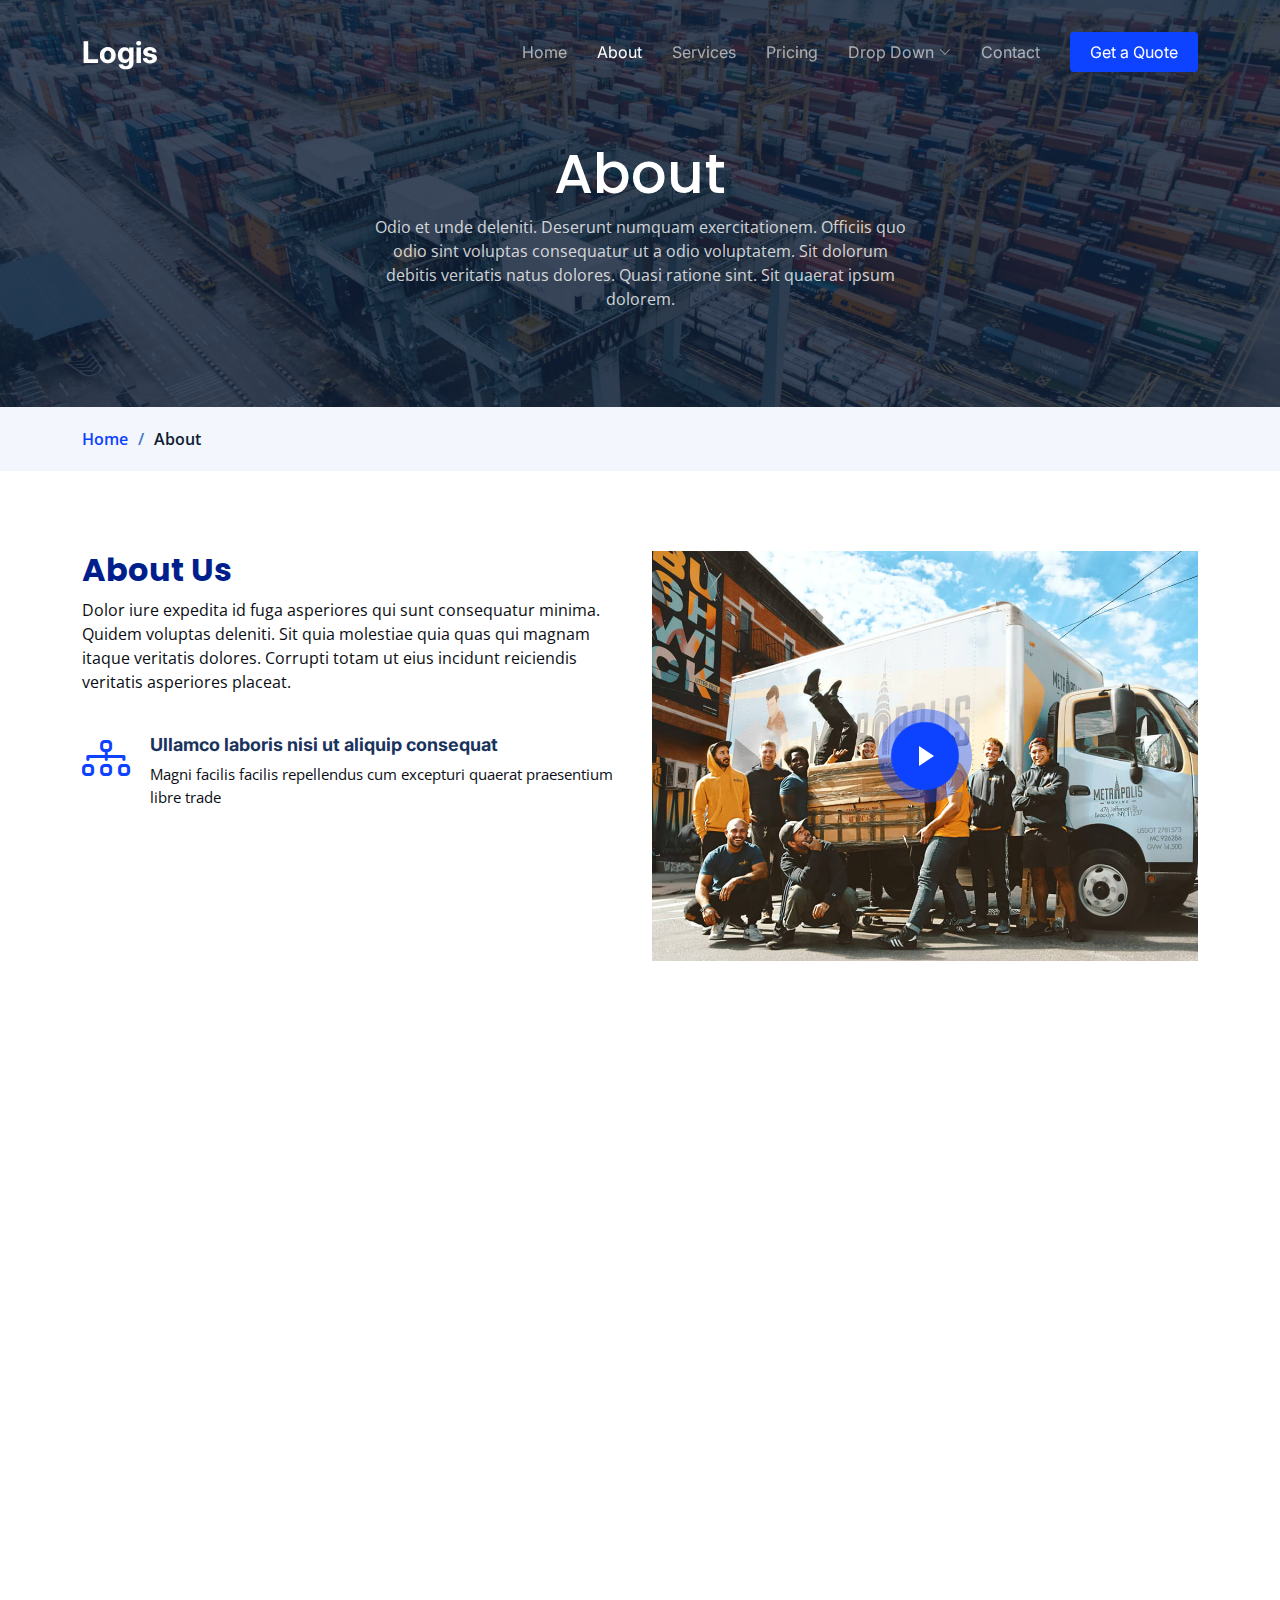
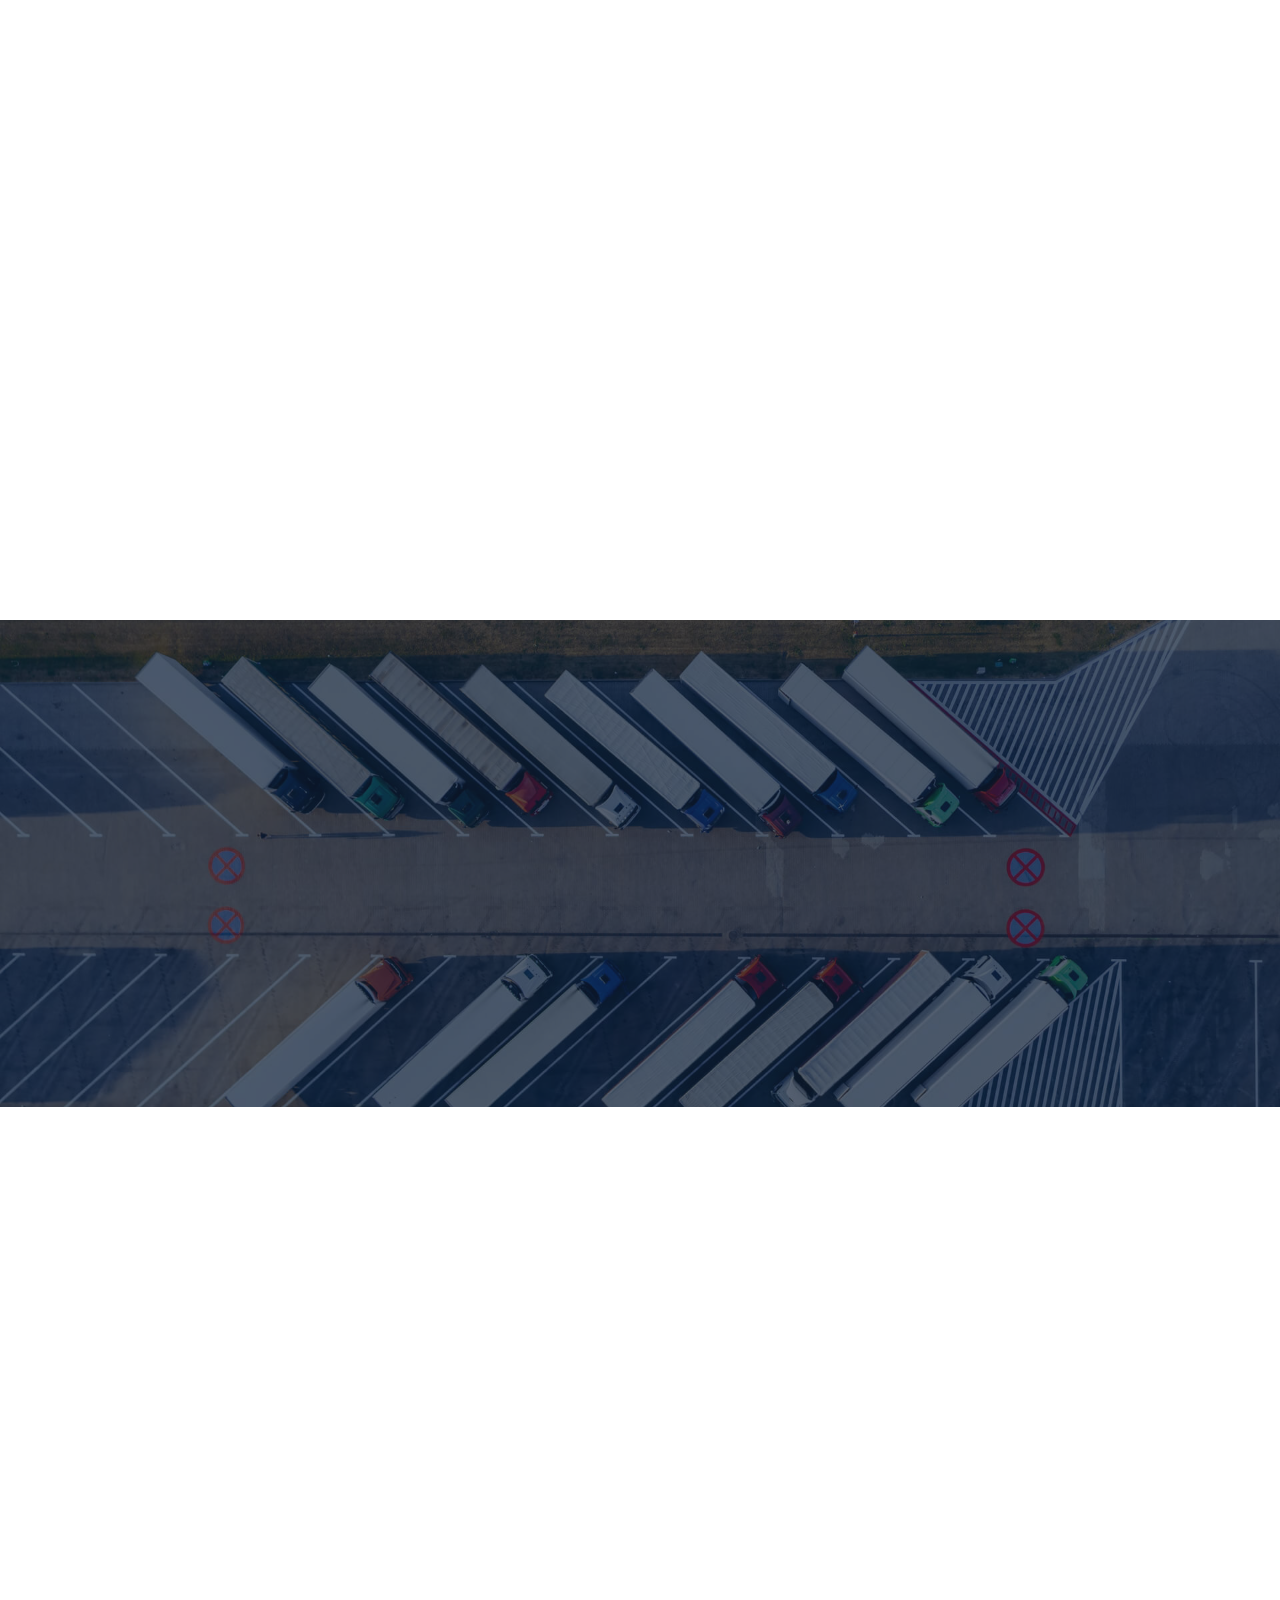
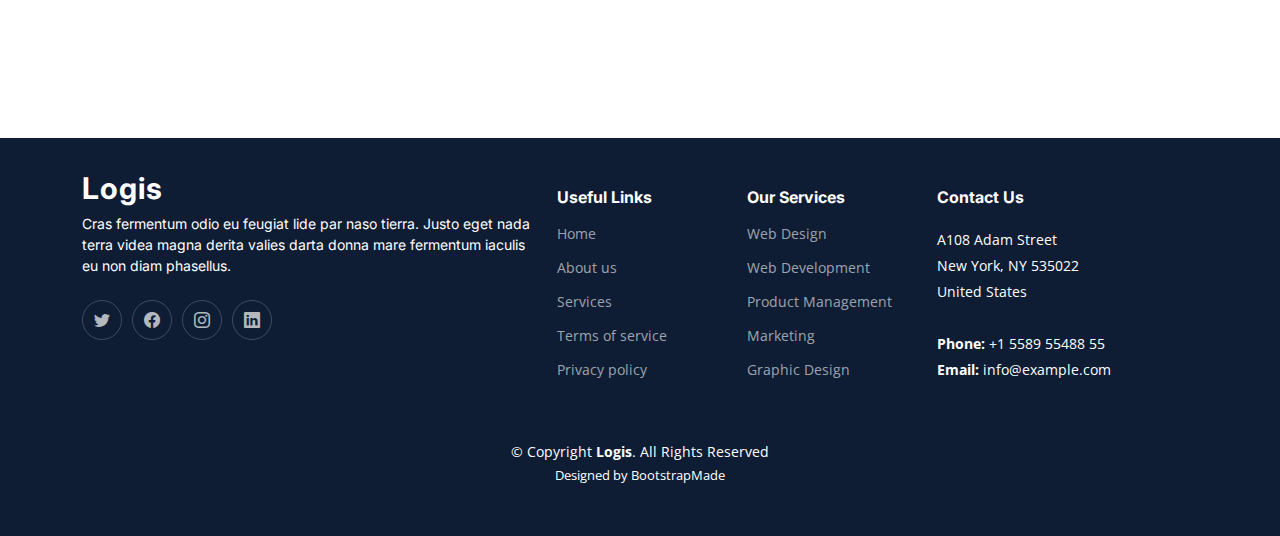
<file: Sample 4/about.html>
<!DOCTYPE html>
<html lang="en">

<head>
  <meta charset="utf-8">
  <meta content="width=device-width, initial-scale=1.0" name="viewport">

  <title>Logis Bootstrap Template - About</title>
  <meta content="" name="description">
  <meta content="" name="keywords">

  <!-- Favicons -->
  <link href="assets/img/favicon.png" rel="icon">
  <link href="assets/img/apple-touch-icon.png" rel="apple-touch-icon">

  <!-- Google Fonts -->
  <link rel="preconnect" href="https://fonts.googleapis.com">
  <link rel="preconnect" href="https://fonts.gstatic.com" crossorigin>
  <link href="https://fonts.googleapis.com/css2?family=Open+Sans:ital,wght@0,300;0,400;0,500;0,600;0,700;1,300;1,400;1,600;1,700&family=Poppins:ital,wght@0,300;0,400;0,500;0,600;0,700;1,300;1,400;1,500;1,600;1,700&family=Inter:ital,wght@0,300;0,400;0,500;0,600;0,700;1,300;1,400;1,500;1,600;1,700&display=swap" rel="stylesheet">

  <!-- Vendor CSS Files -->
  <link href="assets/vendor/bootstrap/css/bootstrap.min.css" rel="stylesheet">
  <link href="assets/vendor/bootstrap-icons/bootstrap-icons.css" rel="stylesheet">
  <link href="assets/vendor/fontawesome-free/css/all.min.css" rel="stylesheet">
  <link href="assets/vendor/glightbox/css/glightbox.min.css" rel="stylesheet">
  <link href="assets/vendor/swiper/swiper-bundle.min.css" rel="stylesheet">
  <link href="assets/vendor/aos/aos.css" rel="stylesheet">

  <!-- Template Main CSS File -->
  <link href="assets/css/main.css" rel="stylesheet">

  <!-- =======================================================
  * Template Name: Logis
  * Updated: Jul 27 2023 with Bootstrap v5.3.1
  * Template URL: https://bootstrapmade.com/logis-bootstrap-logistics-website-template/
  * Author: BootstrapMade.com
  * License: https://bootstrapmade.com/license/
  ======================================================== -->
</head>

<body>

  <!-- ======= Header ======= -->
  <header id="header" class="header d-flex align-items-center fixed-top">
    <div class="container-fluid container-xl d-flex align-items-center justify-content-between">

      <a href="index.html" class="logo d-flex align-items-center">
        <!-- Uncomment the line below if you also wish to use an image logo -->
        <!-- <img src="assets/img/logo.png" alt=""> -->
        <h1>Logis</h1>
      </a>

      <i class="mobile-nav-toggle mobile-nav-show bi bi-list"></i>
      <i class="mobile-nav-toggle mobile-nav-hide d-none bi bi-x"></i>
      <nav id="navbar" class="navbar">
        <ul>
          <li><a href="index.html">Home</a></li>
          <li><a href="about.html" class="active">About</a></li>
          <li><a href="services.html">Services</a></li>
          <li><a href="pricing.html">Pricing</a></li>
          <li class="dropdown"><a href="#"><span>Drop Down</span> <i class="bi bi-chevron-down dropdown-indicator"></i></a>
            <ul>
              <li><a href="#">Drop Down 1</a></li>
              <li class="dropdown"><a href="#"><span>Deep Drop Down</span> <i class="bi bi-chevron-down dropdown-indicator"></i></a>
                <ul>
                  <li><a href="#">Deep Drop Down 1</a></li>
                  <li><a href="#">Deep Drop Down 2</a></li>
                  <li><a href="#">Deep Drop Down 3</a></li>
                  <li><a href="#">Deep Drop Down 4</a></li>
                  <li><a href="#">Deep Drop Down 5</a></li>
                </ul>
              </li>
              <li><a href="#">Drop Down 2</a></li>
              <li><a href="#">Drop Down 3</a></li>
              <li><a href="#">Drop Down 4</a></li>
            </ul>
          </li>
          <li><a href="contact.html">Contact</a></li>
          <li><a class="get-a-quote" href="get-a-quote.html">Get a Quote</a></li>
        </ul>
      </nav><!-- .navbar -->

    </div>
  </header><!-- End Header -->
  <!-- End Header -->

  <main id="main">

    <!-- ======= Breadcrumbs ======= -->
    <div class="breadcrumbs">
      <div class="page-header d-flex align-items-center" style="background-image: url('assets/img/page-header.jpg');">
        <div class="container position-relative">
          <div class="row d-flex justify-content-center">
            <div class="col-lg-6 text-center">
              <h2>About</h2>
              <p>Odio et unde deleniti. Deserunt numquam exercitationem. Officiis quo odio sint voluptas consequatur ut a odio voluptatem. Sit dolorum debitis veritatis natus dolores. Quasi ratione sint. Sit quaerat ipsum dolorem.</p>
            </div>
          </div>
        </div>
      </div>
      <nav>
        <div class="container">
          <ol>
            <li><a href="index.html">Home</a></li>
            <li>About</li>
          </ol>
        </div>
      </nav>
    </div><!-- End Breadcrumbs -->

    <!-- ======= About Us Section ======= -->
    <section id="about" class="about">
      <div class="container" data-aos="fade-up">

        <div class="row gy-4">
          <div class="col-lg-6 position-relative align-self-start order-lg-last order-first">
            <img src="assets/img/about.jpg" class="img-fluid" alt="">
            <a href="https://www.youtube.com/watch?v=LXb3EKWsInQ" class="glightbox play-btn"></a>
          </div>
          <div class="col-lg-6 content order-last  order-lg-first">
            <h3>About Us</h3>
            <p>
              Dolor iure expedita id fuga asperiores qui sunt consequatur minima. Quidem voluptas deleniti. Sit quia molestiae quia quas qui magnam itaque veritatis dolores. Corrupti totam ut eius incidunt reiciendis veritatis asperiores placeat.
            </p>
            <ul>
              <li data-aos="fade-up" data-aos-delay="100">
                <i class="bi bi-diagram-3"></i>
                <div>
                  <h5>Ullamco laboris nisi ut aliquip consequat</h5>
                  <p>Magni facilis facilis repellendus cum excepturi quaerat praesentium libre trade</p>
                </div>
              </li>
              <li data-aos="fade-up" data-aos-delay="200">
                <i class="bi bi-fullscreen-exit"></i>
                <div>
                  <h5>Magnam soluta odio exercitationem reprehenderi</h5>
                  <p>Quo totam dolorum at pariatur aut distinctio dolorum laudantium illo direna pasata redi</p>
                </div>
              </li>
              <li data-aos="fade-up" data-aos-delay="300">
                <i class="bi bi-broadcast"></i>
                <div>
                  <h5>Voluptatem et qui exercitationem</h5>
                  <p>Et velit et eos maiores est tempora et quos dolorem autem tempora incidunt maxime veniam</p>
                </div>
              </li>
            </ul>
          </div>
        </div>

      </div>
    </section><!-- End About Us Section -->

    <!-- ======= Stats Counter Section ======= -->
    <section id="stats-counter" class="stats-counter pt-0">
      <div class="container" data-aos="fade-up">

        <div class="row gy-4">

          <div class="col-lg-3 col-md-6">
            <div class="stats-item text-center w-100 h-100">
              <span data-purecounter-start="0" data-purecounter-end="232" data-purecounter-duration="1" class="purecounter"></span>
              <p>Clients</p>
            </div>
          </div><!-- End Stats Item -->

          <div class="col-lg-3 col-md-6">
            <div class="stats-item text-center w-100 h-100">
              <span data-purecounter-start="0" data-purecounter-end="521" data-purecounter-duration="1" class="purecounter"></span>
              <p>Projects</p>
            </div>
          </div><!-- End Stats Item -->

          <div class="col-lg-3 col-md-6">
            <div class="stats-item text-center w-100 h-100">
              <span data-purecounter-start="0" data-purecounter-end="1453" data-purecounter-duration="1" class="purecounter"></span>
              <p>Hours Of Support</p>
            </div>
          </div><!-- End Stats Item -->

          <div class="col-lg-3 col-md-6">
            <div class="stats-item text-center w-100 h-100">
              <span data-purecounter-start="0" data-purecounter-end="32" data-purecounter-duration="1" class="purecounter"></span>
              <p>Workers</p>
            </div>
          </div><!-- End Stats Item -->

        </div>

      </div>
    </section><!-- End Stats Counter Section -->

    <!-- ======= Our Team Section ======= -->
    <section id="team" class="team pt-0">
      <div class="container" data-aos="fade-up">

        <div class="section-header">
          <span>Our Team</span>
          <h2>Our Team</h2>

        </div>

        <div class="row" data-aos="fade-up" data-aos-delay="100">

          <div class="col-lg-4 col-md-6 d-flex">
            <div class="member">
              <img src="assets/img/team/team-1.jpg" class="img-fluid" alt="">
              <div class="member-content">
                <h4>Walter White</h4>
                <span>Web Development</span>
                <p>
                  Magni qui quod omnis unde et eos fuga et exercitationem. Odio veritatis perspiciatis quaerat qui aut aut aut
                </p>
                <div class="social">
                  <a href=""><i class="bi bi-twitter"></i></a>
                  <a href=""><i class="bi bi-facebook"></i></a>
                  <a href=""><i class="bi bi-instagram"></i></a>
                  <a href=""><i class="bi bi-linkedin"></i></a>
                </div>
              </div>
            </div>
          </div><!-- End Team Member -->

          <div class="col-lg-4 col-md-6 d-flex">
            <div class="member">
              <img src="assets/img/team/team-2.jpg" class="img-fluid" alt="">
              <div class="member-content">
                <h4>Sarah Jhinson</h4>
                <span>Marketing</span>
                <p>
                  Repellat fugiat adipisci nemo illum nesciunt voluptas repellendus. In architecto rerum rerum temporibus
                </p>
                <div class="social">
                  <a href=""><i class="bi bi-twitter"></i></a>
                  <a href=""><i class="bi bi-facebook"></i></a>
                  <a href=""><i class="bi bi-instagram"></i></a>
                  <a href=""><i class="bi bi-linkedin"></i></a>
                </div>
              </div>
            </div>
          </div><!-- End Team Member -->

          <div class="col-lg-4 col-md-6 d-flex">
            <div class="member">
              <img src="assets/img/team/team-3.jpg" class="img-fluid" alt="">
              <div class="member-content">
                <h4>William Anderson</h4>
                <span>Content</span>
                <p>
                  Voluptas necessitatibus occaecati quia. Earum totam consequuntur qui porro et laborum toro des clara
                </p>
                <div class="social">
                  <a href=""><i class="bi bi-twitter"></i></a>
                  <a href=""><i class="bi bi-facebook"></i></a>
                  <a href=""><i class="bi bi-instagram"></i></a>
                  <a href=""><i class="bi bi-linkedin"></i></a>
                </div>
              </div>
            </div>
          </div><!-- End Team Member -->

        </div>

      </div>
    </section><!-- End Our Team Section -->

    <!-- ======= Testimonials Section ======= -->
    <section id="testimonials" class="testimonials">
      <div class="container">

        <div class="slides-1 swiper" data-aos="fade-up">
          <div class="swiper-wrapper">

            <div class="swiper-slide">
              <div class="testimonial-item">
                <img src="assets/img/testimonials/testimonials-1.jpg" class="testimonial-img" alt="">
                <h3>Saul Goodman</h3>
                <h4>Ceo &amp; Founder</h4>
                <div class="stars">
                  <i class="bi bi-star-fill"></i><i class="bi bi-star-fill"></i><i class="bi bi-star-fill"></i><i class="bi bi-star-fill"></i><i class="bi bi-star-fill"></i>
                </div>
                <p>
                  <i class="bi bi-quote quote-icon-left"></i>
                  Proin iaculis purus consequat sem cure digni ssim donec porttitora entum suscipit rhoncus. Accusantium quam, ultricies eget id, aliquam eget nibh et. Maecen aliquam, risus at semper.
                  <i class="bi bi-quote quote-icon-right"></i>
                </p>
              </div>
            </div><!-- End testimonial item -->

            <div class="swiper-slide">
              <div class="testimonial-item">
                <img src="assets/img/testimonials/testimonials-2.jpg" class="testimonial-img" alt="">
                <h3>Sara Wilsson</h3>
                <h4>Designer</h4>
                <div class="stars">
                  <i class="bi bi-star-fill"></i><i class="bi bi-star-fill"></i><i class="bi bi-star-fill"></i><i class="bi bi-star-fill"></i><i class="bi bi-star-fill"></i>
                </div>
                <p>
                  <i class="bi bi-quote quote-icon-left"></i>
                  Export tempor illum tamen malis malis eram quae irure esse labore quem cillum quid cillum eram malis quorum velit fore eram velit sunt aliqua noster fugiat irure amet legam anim culpa.
                  <i class="bi bi-quote quote-icon-right"></i>
                </p>
              </div>
            </div><!-- End testimonial item -->

            <div class="swiper-slide">
              <div class="testimonial-item">
                <img src="assets/img/testimonials/testimonials-3.jpg" class="testimonial-img" alt="">
                <h3>Jena Karlis</h3>
                <h4>Store Owner</h4>
                <div class="stars">
                  <i class="bi bi-star-fill"></i><i class="bi bi-star-fill"></i><i class="bi bi-star-fill"></i><i class="bi bi-star-fill"></i><i class="bi bi-star-fill"></i>
                </div>
                <p>
                  <i class="bi bi-quote quote-icon-left"></i>
                  Enim nisi quem export duis labore cillum quae magna enim sint quorum nulla quem veniam duis minim tempor labore quem eram duis noster aute amet eram fore quis sint minim.
                  <i class="bi bi-quote quote-icon-right"></i>
                </p>
              </div>
            </div><!-- End testimonial item -->

            <div class="swiper-slide">
              <div class="testimonial-item">
                <img src="assets/img/testimonials/testimonials-4.jpg" class="testimonial-img" alt="">
                <h3>Matt Brandon</h3>
                <h4>Freelancer</h4>
                <div class="stars">
                  <i class="bi bi-star-fill"></i><i class="bi bi-star-fill"></i><i class="bi bi-star-fill"></i><i class="bi bi-star-fill"></i><i class="bi bi-star-fill"></i>
                </div>
                <p>
                  <i class="bi bi-quote quote-icon-left"></i>
                  Fugiat enim eram quae cillum dolore dolor amet nulla culpa multos export minim fugiat minim velit minim dolor enim duis veniam ipsum anim magna sunt elit fore quem dolore labore illum veniam.
                  <i class="bi bi-quote quote-icon-right"></i>
                </p>
              </div>
            </div><!-- End testimonial item -->

            <div class="swiper-slide">
              <div class="testimonial-item">
                <img src="assets/img/testimonials/testimonials-5.jpg" class="testimonial-img" alt="">
                <h3>John Larson</h3>
                <h4>Entrepreneur</h4>
                <div class="stars">
                  <i class="bi bi-star-fill"></i><i class="bi bi-star-fill"></i><i class="bi bi-star-fill"></i><i class="bi bi-star-fill"></i><i class="bi bi-star-fill"></i>
                </div>
                <p>
                  <i class="bi bi-quote quote-icon-left"></i>
                  Quis quorum aliqua sint quem legam fore sunt eram irure aliqua veniam tempor noster veniam enim culpa labore duis sunt culpa nulla illum cillum fugiat legam esse veniam culpa fore nisi cillum quid.
                  <i class="bi bi-quote quote-icon-right"></i>
                </p>
              </div>
            </div><!-- End testimonial item -->

          </div>
          <div class="swiper-pagination"></div>
        </div>

      </div>
    </section><!-- End Testimonials Section -->

    <!-- ======= Frequently Asked Questions Section ======= -->
    <section id="faq" class="faq">
      <div class="container" data-aos="fade-up">

        <div class="section-header">
          <span>Frequently Asked Questions</span>
          <h2>Frequently Asked Questions</h2>

        </div>

        <div class="row justify-content-center" data-aos="fade-up" data-aos-delay="200">
          <div class="col-lg-10">

            <div class="accordion accordion-flush" id="faqlist">

              <div class="accordion-item">
                <h3 class="accordion-header">
                  <button class="accordion-button collapsed" type="button" data-bs-toggle="collapse" data-bs-target="#faq-content-1">
                    <i class="bi bi-question-circle question-icon"></i>
                    Non consectetur a erat nam at lectus urna duis?
                  </button>
                </h3>
                <div id="faq-content-1" class="accordion-collapse collapse" data-bs-parent="#faqlist">
                  <div class="accordion-body">
                    Feugiat pretium nibh ipsum consequat. Tempus iaculis urna id volutpat lacus laoreet non curabitur gravida. Venenatis lectus magna fringilla urna porttitor rhoncus dolor purus non.
                  </div>
                </div>
              </div><!-- # Faq item-->

              <div class="accordion-item">
                <h3 class="accordion-header">
                  <button class="accordion-button collapsed" type="button" data-bs-toggle="collapse" data-bs-target="#faq-content-2">
                    <i class="bi bi-question-circle question-icon"></i>
                    Feugiat scelerisque varius morbi enim nunc faucibus a pellentesque?
                  </button>
                </h3>
                <div id="faq-content-2" class="accordion-collapse collapse" data-bs-parent="#faqlist">
                  <div class="accordion-body">
                    Dolor sit amet consectetur adipiscing elit pellentesque habitant morbi. Id interdum velit laoreet id donec ultrices. Fringilla phasellus faucibus scelerisque eleifend donec pretium. Est pellentesque elit ullamcorper dignissim. Mauris ultrices eros in cursus turpis massa tincidunt dui.
                  </div>
                </div>
              </div><!-- # Faq item-->

              <div class="accordion-item">
                <h3 class="accordion-header">
                  <button class="accordion-button collapsed" type="button" data-bs-toggle="collapse" data-bs-target="#faq-content-3">
                    <i class="bi bi-question-circle question-icon"></i>
                    Dolor sit amet consectetur adipiscing elit pellentesque habitant morbi?
                  </button>
                </h3>
                <div id="faq-content-3" class="accordion-collapse collapse" data-bs-parent="#faqlist">
                  <div class="accordion-body">
                    Eleifend mi in nulla posuere sollicitudin aliquam ultrices sagittis orci. Faucibus pulvinar elementum integer enim. Sem nulla pharetra diam sit amet nisl suscipit. Rutrum tellus pellentesque eu tincidunt. Lectus urna duis convallis convallis tellus. Urna molestie at elementum eu facilisis sed odio morbi quis
                  </div>
                </div>
              </div><!-- # Faq item-->

              <div class="accordion-item">
                <h3 class="accordion-header">
                  <button class="accordion-button collapsed" type="button" data-bs-toggle="collapse" data-bs-target="#faq-content-4">
                    <i class="bi bi-question-circle question-icon"></i>
                    Ac odio tempor orci dapibus. Aliquam eleifend mi in nulla?
                  </button>
                </h3>
                <div id="faq-content-4" class="accordion-collapse collapse" data-bs-parent="#faqlist">
                  <div class="accordion-body">
                    <i class="bi bi-question-circle question-icon"></i>
                    Dolor sit amet consectetur adipiscing elit pellentesque habitant morbi. Id interdum velit laoreet id donec ultrices. Fringilla phasellus faucibus scelerisque eleifend donec pretium. Est pellentesque elit ullamcorper dignissim. Mauris ultrices eros in cursus turpis massa tincidunt dui.
                  </div>
                </div>
              </div><!-- # Faq item-->

              <div class="accordion-item">
                <h3 class="accordion-header">
                  <button class="accordion-button collapsed" type="button" data-bs-toggle="collapse" data-bs-target="#faq-content-5">
                    <i class="bi bi-question-circle question-icon"></i>
                    Tempus quam pellentesque nec nam aliquam sem et tortor consequat?
                  </button>
                </h3>
                <div id="faq-content-5" class="accordion-collapse collapse" data-bs-parent="#faqlist">
                  <div class="accordion-body">
                    Molestie a iaculis at erat pellentesque adipiscing commodo. Dignissim suspendisse in est ante in. Nunc vel risus commodo viverra maecenas accumsan. Sit amet nisl suscipit adipiscing bibendum est. Purus gravida quis blandit turpis cursus in
                  </div>
                </div>
              </div><!-- # Faq item-->

            </div>

          </div>
        </div>

      </div>
    </section><!-- End Frequently Asked Questions Section -->

  </main><!-- End #main -->

  <!-- ======= Footer ======= -->
  <footer id="footer" class="footer">

    <div class="container">
      <div class="row gy-4">
        <div class="col-lg-5 col-md-12 footer-info">
          <a href="index.html" class="logo d-flex align-items-center">
            <span>Logis</span>
          </a>
          <p>Cras fermentum odio eu feugiat lide par naso tierra. Justo eget nada terra videa magna derita valies darta donna mare fermentum iaculis eu non diam phasellus.</p>
          <div class="social-links d-flex mt-4">
            <a href="#" class="twitter"><i class="bi bi-twitter"></i></a>
            <a href="#" class="facebook"><i class="bi bi-facebook"></i></a>
            <a href="#" class="instagram"><i class="bi bi-instagram"></i></a>
            <a href="#" class="linkedin"><i class="bi bi-linkedin"></i></a>
          </div>
        </div>

        <div class="col-lg-2 col-6 footer-links">
          <h4>Useful Links</h4>
          <ul>
            <li><a href="#">Home</a></li>
            <li><a href="#">About us</a></li>
            <li><a href="#">Services</a></li>
            <li><a href="#">Terms of service</a></li>
            <li><a href="#">Privacy policy</a></li>
          </ul>
        </div>

        <div class="col-lg-2 col-6 footer-links">
          <h4>Our Services</h4>
          <ul>
            <li><a href="#">Web Design</a></li>
            <li><a href="#">Web Development</a></li>
            <li><a href="#">Product Management</a></li>
            <li><a href="#">Marketing</a></li>
            <li><a href="#">Graphic Design</a></li>
          </ul>
        </div>

        <div class="col-lg-3 col-md-12 footer-contact text-center text-md-start">
          <h4>Contact Us</h4>
          <p>
            A108 Adam Street <br>
            New York, NY 535022<br>
            United States <br><br>
            <strong>Phone:</strong> +1 5589 55488 55<br>
            <strong>Email:</strong> info@example.com<br>
          </p>

        </div>

      </div>
    </div>

    <div class="container mt-4">
      <div class="copyright">
        &copy; Copyright <strong><span>Logis</span></strong>. All Rights Reserved
      </div>
      <div class="credits">
        <!-- All the links in the footer should remain intact. -->
        <!-- You can delete the links only if you purchased the pro version. -->
        <!-- Licensing information: https://bootstrapmade.com/license/ -->
        <!-- Purchase the pro version with working PHP/AJAX contact form: https://bootstrapmade.com/logis-bootstrap-logistics-website-template/ -->
        Designed by <a href="https://bootstrapmade.com/">BootstrapMade</a>
      </div>
    </div>

  </footer><!-- End Footer -->
  <!-- End Footer -->

  <a href="#" class="scroll-top d-flex align-items-center justify-content-center"><i class="bi bi-arrow-up-short"></i></a>

  <div id="preloader"></div>

  <!-- Vendor JS Files -->
  <script src="assets/vendor/bootstrap/js/bootstrap.bundle.min.js"></script>
  <script src="assets/vendor/purecounter/purecounter_vanilla.js"></script>
  <script src="assets/vendor/glightbox/js/glightbox.min.js"></script>
  <script src="assets/vendor/swiper/swiper-bundle.min.js"></script>
  <script src="assets/vendor/aos/aos.js"></script>
  <script src="assets/vendor/php-email-form/validate.js"></script>

  <!-- Template Main JS File -->
  <script src="assets/js/main.js"></script>

</body>

</html>
</file>
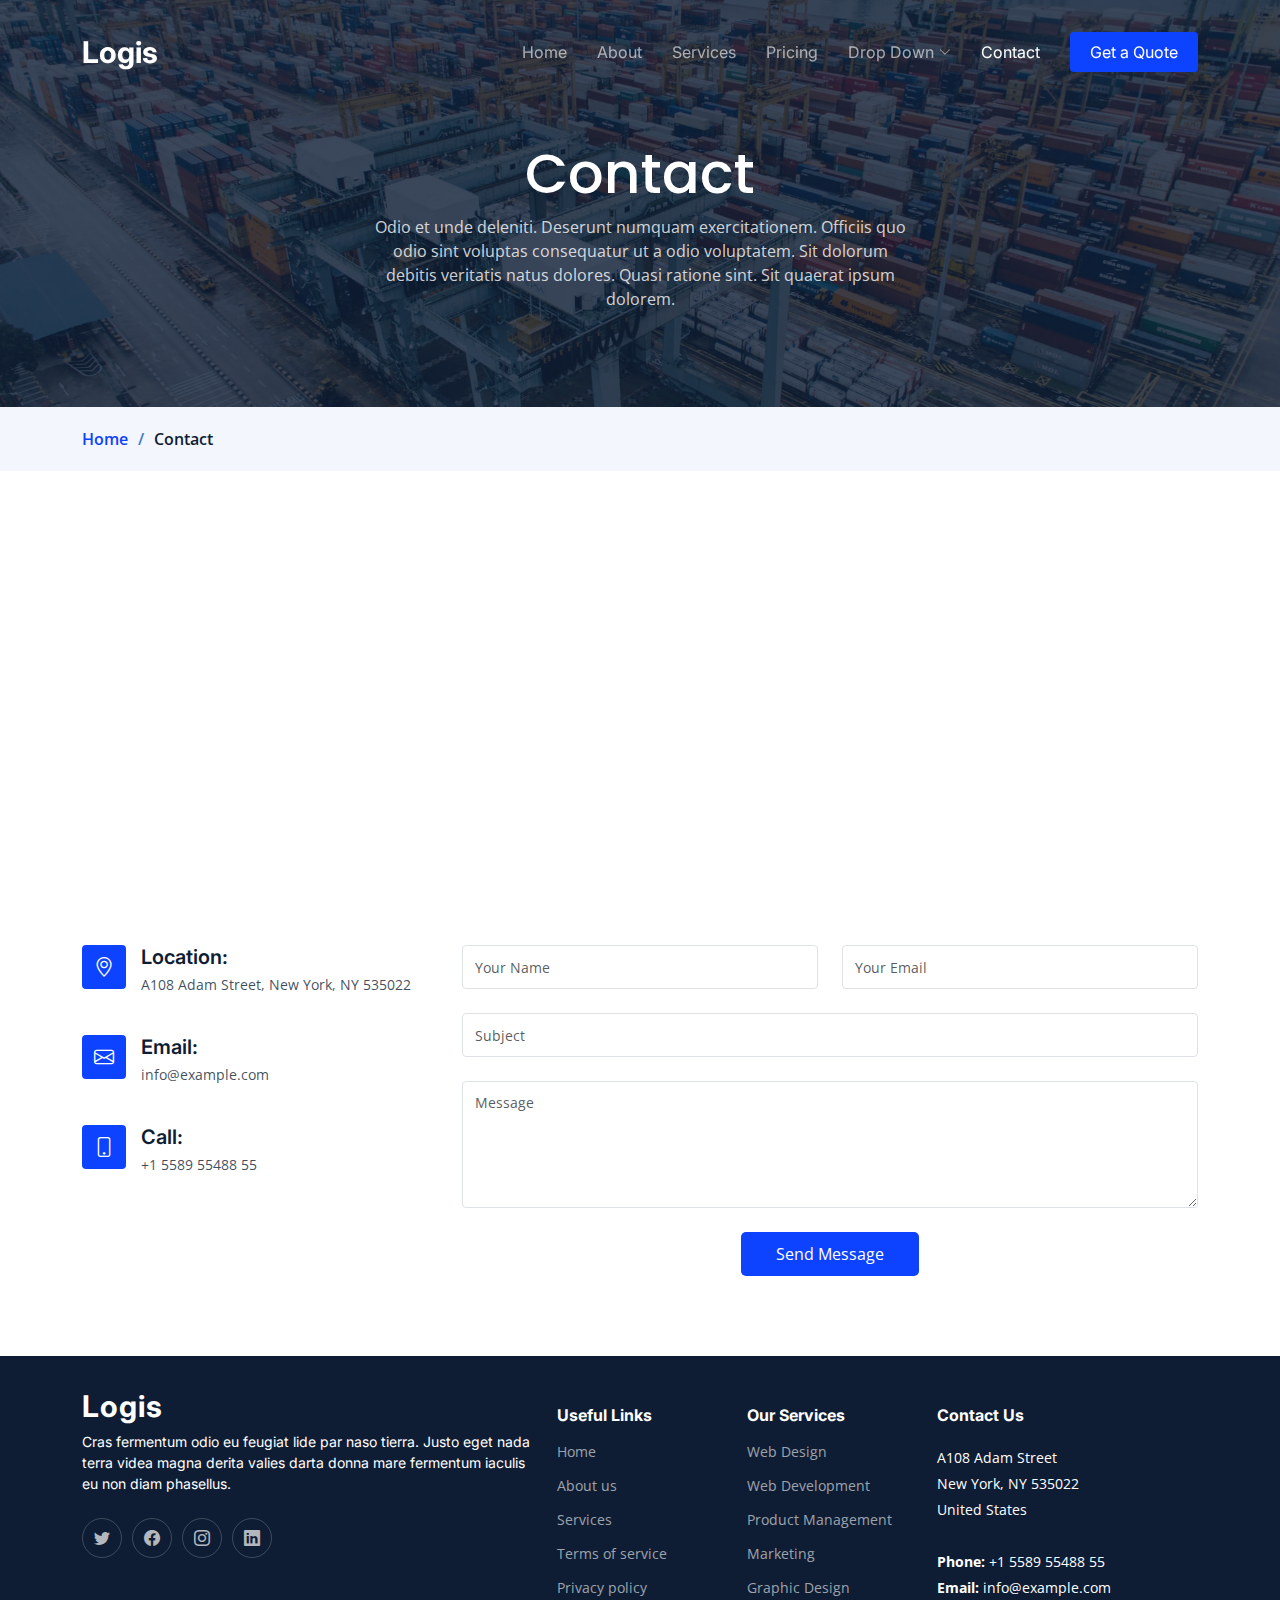
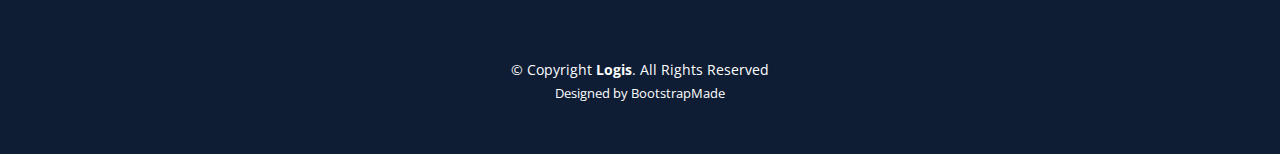
<file: Sample 4/contact.html>
<!DOCTYPE html>
<html lang="en">

<head>
  <meta charset="utf-8">
  <meta content="width=device-width, initial-scale=1.0" name="viewport">

  <title>Logis Bootstrap Template - Contact</title>
  <meta content="" name="description">
  <meta content="" name="keywords">

  <!-- Favicons -->
  <link href="assets/img/favicon.png" rel="icon">
  <link href="assets/img/apple-touch-icon.png" rel="apple-touch-icon">

  <!-- Google Fonts -->
  <link rel="preconnect" href="https://fonts.googleapis.com">
  <link rel="preconnect" href="https://fonts.gstatic.com" crossorigin>
  <link href="https://fonts.googleapis.com/css2?family=Open+Sans:ital,wght@0,300;0,400;0,500;0,600;0,700;1,300;1,400;1,600;1,700&family=Poppins:ital,wght@0,300;0,400;0,500;0,600;0,700;1,300;1,400;1,500;1,600;1,700&family=Inter:ital,wght@0,300;0,400;0,500;0,600;0,700;1,300;1,400;1,500;1,600;1,700&display=swap" rel="stylesheet">

  <!-- Vendor CSS Files -->
  <link href="assets/vendor/bootstrap/css/bootstrap.min.css" rel="stylesheet">
  <link href="assets/vendor/bootstrap-icons/bootstrap-icons.css" rel="stylesheet">
  <link href="assets/vendor/fontawesome-free/css/all.min.css" rel="stylesheet">
  <link href="assets/vendor/glightbox/css/glightbox.min.css" rel="stylesheet">
  <link href="assets/vendor/swiper/swiper-bundle.min.css" rel="stylesheet">
  <link href="assets/vendor/aos/aos.css" rel="stylesheet">

  <!-- Template Main CSS File -->
  <link href="assets/css/main.css" rel="stylesheet">

  <!-- =======================================================
  * Template Name: Logis
  * Updated: Jul 27 2023 with Bootstrap v5.3.1
  * Template URL: https://bootstrapmade.com/logis-bootstrap-logistics-website-template/
  * Author: BootstrapMade.com
  * License: https://bootstrapmade.com/license/
  ======================================================== -->
</head>

<body>

  <!-- ======= Header ======= -->
  <header id="header" class="header d-flex align-items-center fixed-top">
    <div class="container-fluid container-xl d-flex align-items-center justify-content-between">

      <a href="index.html" class="logo d-flex align-items-center">
        <!-- Uncomment the line below if you also wish to use an image logo -->
        <!-- <img src="assets/img/logo.png" alt=""> -->
        <h1>Logis</h1>
      </a>

      <i class="mobile-nav-toggle mobile-nav-show bi bi-list"></i>
      <i class="mobile-nav-toggle mobile-nav-hide d-none bi bi-x"></i>
      <nav id="navbar" class="navbar">
        <ul>
          <li><a href="index.html">Home</a></li>
          <li><a href="about.html">About</a></li>
          <li><a href="services.html">Services</a></li>
          <li><a href="pricing.html">Pricing</a></li>
          <li class="dropdown"><a href="#"><span>Drop Down</span> <i class="bi bi-chevron-down dropdown-indicator"></i></a>
            <ul>
              <li><a href="#">Drop Down 1</a></li>
              <li class="dropdown"><a href="#"><span>Deep Drop Down</span> <i class="bi bi-chevron-down dropdown-indicator"></i></a>
                <ul>
                  <li><a href="#">Deep Drop Down 1</a></li>
                  <li><a href="#">Deep Drop Down 2</a></li>
                  <li><a href="#">Deep Drop Down 3</a></li>
                  <li><a href="#">Deep Drop Down 4</a></li>
                  <li><a href="#">Deep Drop Down 5</a></li>
                </ul>
              </li>
              <li><a href="#">Drop Down 2</a></li>
              <li><a href="#">Drop Down 3</a></li>
              <li><a href="#">Drop Down 4</a></li>
            </ul>
          </li>
          <li><a href="contact.html" class="active">Contact</a></li>
          <li><a class="get-a-quote" href="get-a-quote.html">Get a Quote</a></li>
        </ul>
      </nav><!-- .navbar -->

    </div>
  </header><!-- End Header -->
  <!-- End Header -->

  <main id="main">

    <!-- ======= Breadcrumbs ======= -->
    <div class="breadcrumbs">
      <div class="page-header d-flex align-items-center" style="background-image: url('assets/img/page-header.jpg');">
        <div class="container position-relative">
          <div class="row d-flex justify-content-center">
            <div class="col-lg-6 text-center">
              <h2>Contact</h2>
              <p>Odio et unde deleniti. Deserunt numquam exercitationem. Officiis quo odio sint voluptas consequatur ut a odio voluptatem. Sit dolorum debitis veritatis natus dolores. Quasi ratione sint. Sit quaerat ipsum dolorem.</p>
            </div>
          </div>
        </div>
      </div>
      <nav>
        <div class="container">
          <ol>
            <li><a href="index.html">Home</a></li>
            <li>Contact</li>
          </ol>
        </div>
      </nav>
    </div><!-- End Breadcrumbs -->

    <!-- ======= Contact Section ======= -->
    <section id="contact" class="contact">
      <div class="container" data-aos="fade-up">

        <div>
          <iframe style="border:0; width: 100%; height: 340px;" src="https://www.google.com/maps/embed?pb=!1m14!1m8!1m3!1d12097.433213460943!2d-74.0062269!3d40.7101282!3m2!1i1024!2i768!4f13.1!3m3!1m2!1s0x0%3A0xb89d1fe6bc499443!2sDowntown+Conference+Center!5e0!3m2!1smk!2sbg!4v1539943755621" frameborder="0" allowfullscreen></iframe>
        </div><!-- End Google Maps -->

        <div class="row gy-4 mt-4">

          <div class="col-lg-4">

            <div class="info-item d-flex">
              <i class="bi bi-geo-alt flex-shrink-0"></i>
              <div>
                <h4>Location:</h4>
                <p>A108 Adam Street, New York, NY 535022</p>
              </div>
            </div><!-- End Info Item -->

            <div class="info-item d-flex">
              <i class="bi bi-envelope flex-shrink-0"></i>
              <div>
                <h4>Email:</h4>
                <p>info@example.com</p>
              </div>
            </div><!-- End Info Item -->

            <div class="info-item d-flex">
              <i class="bi bi-phone flex-shrink-0"></i>
              <div>
                <h4>Call:</h4>
                <p>+1 5589 55488 55</p>
              </div>
            </div><!-- End Info Item -->

          </div>

          <div class="col-lg-8">
            <form action="forms/contact.php" method="post" role="form" class="php-email-form">
              <div class="row">
                <div class="col-md-6 form-group">
                  <input type="text" name="name" class="form-control" id="name" placeholder="Your Name" required>
                </div>
                <div class="col-md-6 form-group mt-3 mt-md-0">
                  <input type="email" class="form-control" name="email" id="email" placeholder="Your Email" required>
                </div>
              </div>
              <div class="form-group mt-3">
                <input type="text" class="form-control" name="subject" id="subject" placeholder="Subject" required>
              </div>
              <div class="form-group mt-3">
                <textarea class="form-control" name="message" rows="5" placeholder="Message" required></textarea>
              </div>
              <div class="my-3">
                <div class="loading">Loading</div>
                <div class="error-message"></div>
                <div class="sent-message">Your message has been sent. Thank you!</div>
              </div>
              <div class="text-center"><button type="submit">Send Message</button></div>
            </form>
          </div><!-- End Contact Form -->

        </div>

      </div>
    </section><!-- End Contact Section -->

  </main><!-- End #main -->

  <!-- ======= Footer ======= -->
  <footer id="footer" class="footer">

    <div class="container">
      <div class="row gy-4">
        <div class="col-lg-5 col-md-12 footer-info">
          <a href="index.html" class="logo d-flex align-items-center">
            <span>Logis</span>
          </a>
          <p>Cras fermentum odio eu feugiat lide par naso tierra. Justo eget nada terra videa magna derita valies darta donna mare fermentum iaculis eu non diam phasellus.</p>
          <div class="social-links d-flex mt-4">
            <a href="#" class="twitter"><i class="bi bi-twitter"></i></a>
            <a href="#" class="facebook"><i class="bi bi-facebook"></i></a>
            <a href="#" class="instagram"><i class="bi bi-instagram"></i></a>
            <a href="#" class="linkedin"><i class="bi bi-linkedin"></i></a>
          </div>
        </div>

        <div class="col-lg-2 col-6 footer-links">
          <h4>Useful Links</h4>
          <ul>
            <li><a href="#">Home</a></li>
            <li><a href="#">About us</a></li>
            <li><a href="#">Services</a></li>
            <li><a href="#">Terms of service</a></li>
            <li><a href="#">Privacy policy</a></li>
          </ul>
        </div>

        <div class="col-lg-2 col-6 footer-links">
          <h4>Our Services</h4>
          <ul>
            <li><a href="#">Web Design</a></li>
            <li><a href="#">Web Development</a></li>
            <li><a href="#">Product Management</a></li>
            <li><a href="#">Marketing</a></li>
            <li><a href="#">Graphic Design</a></li>
          </ul>
        </div>

        <div class="col-lg-3 col-md-12 footer-contact text-center text-md-start">
          <h4>Contact Us</h4>
          <p>
            A108 Adam Street <br>
            New York, NY 535022<br>
            United States <br><br>
            <strong>Phone:</strong> +1 5589 55488 55<br>
            <strong>Email:</strong> info@example.com<br>
          </p>

        </div>

      </div>
    </div>

    <div class="container mt-4">
      <div class="copyright">
        &copy; Copyright <strong><span>Logis</span></strong>. All Rights Reserved
      </div>
      <div class="credits">
        <!-- All the links in the footer should remain intact. -->
        <!-- You can delete the links only if you purchased the pro version. -->
        <!-- Licensing information: https://bootstrapmade.com/license/ -->
        <!-- Purchase the pro version with working PHP/AJAX contact form: https://bootstrapmade.com/logis-bootstrap-logistics-website-template/ -->
        Designed by <a href="https://bootstrapmade.com/">BootstrapMade</a>
      </div>
    </div>

  </footer><!-- End Footer -->
  <!-- End Footer -->

  <a href="#" class="scroll-top d-flex align-items-center justify-content-center"><i class="bi bi-arrow-up-short"></i></a>

  <div id="preloader"></div>

  <!-- Vendor JS Files -->
  <script src="assets/vendor/bootstrap/js/bootstrap.bundle.min.js"></script>
  <script src="assets/vendor/purecounter/purecounter_vanilla.js"></script>
  <script src="assets/vendor/glightbox/js/glightbox.min.js"></script>
  <script src="assets/vendor/swiper/swiper-bundle.min.js"></script>
  <script src="assets/vendor/aos/aos.js"></script>
  <script src="assets/vendor/php-email-form/validate.js"></script>

  <!-- Template Main JS File -->
  <script src="assets/js/main.js"></script>

</body>

</html>
</file>
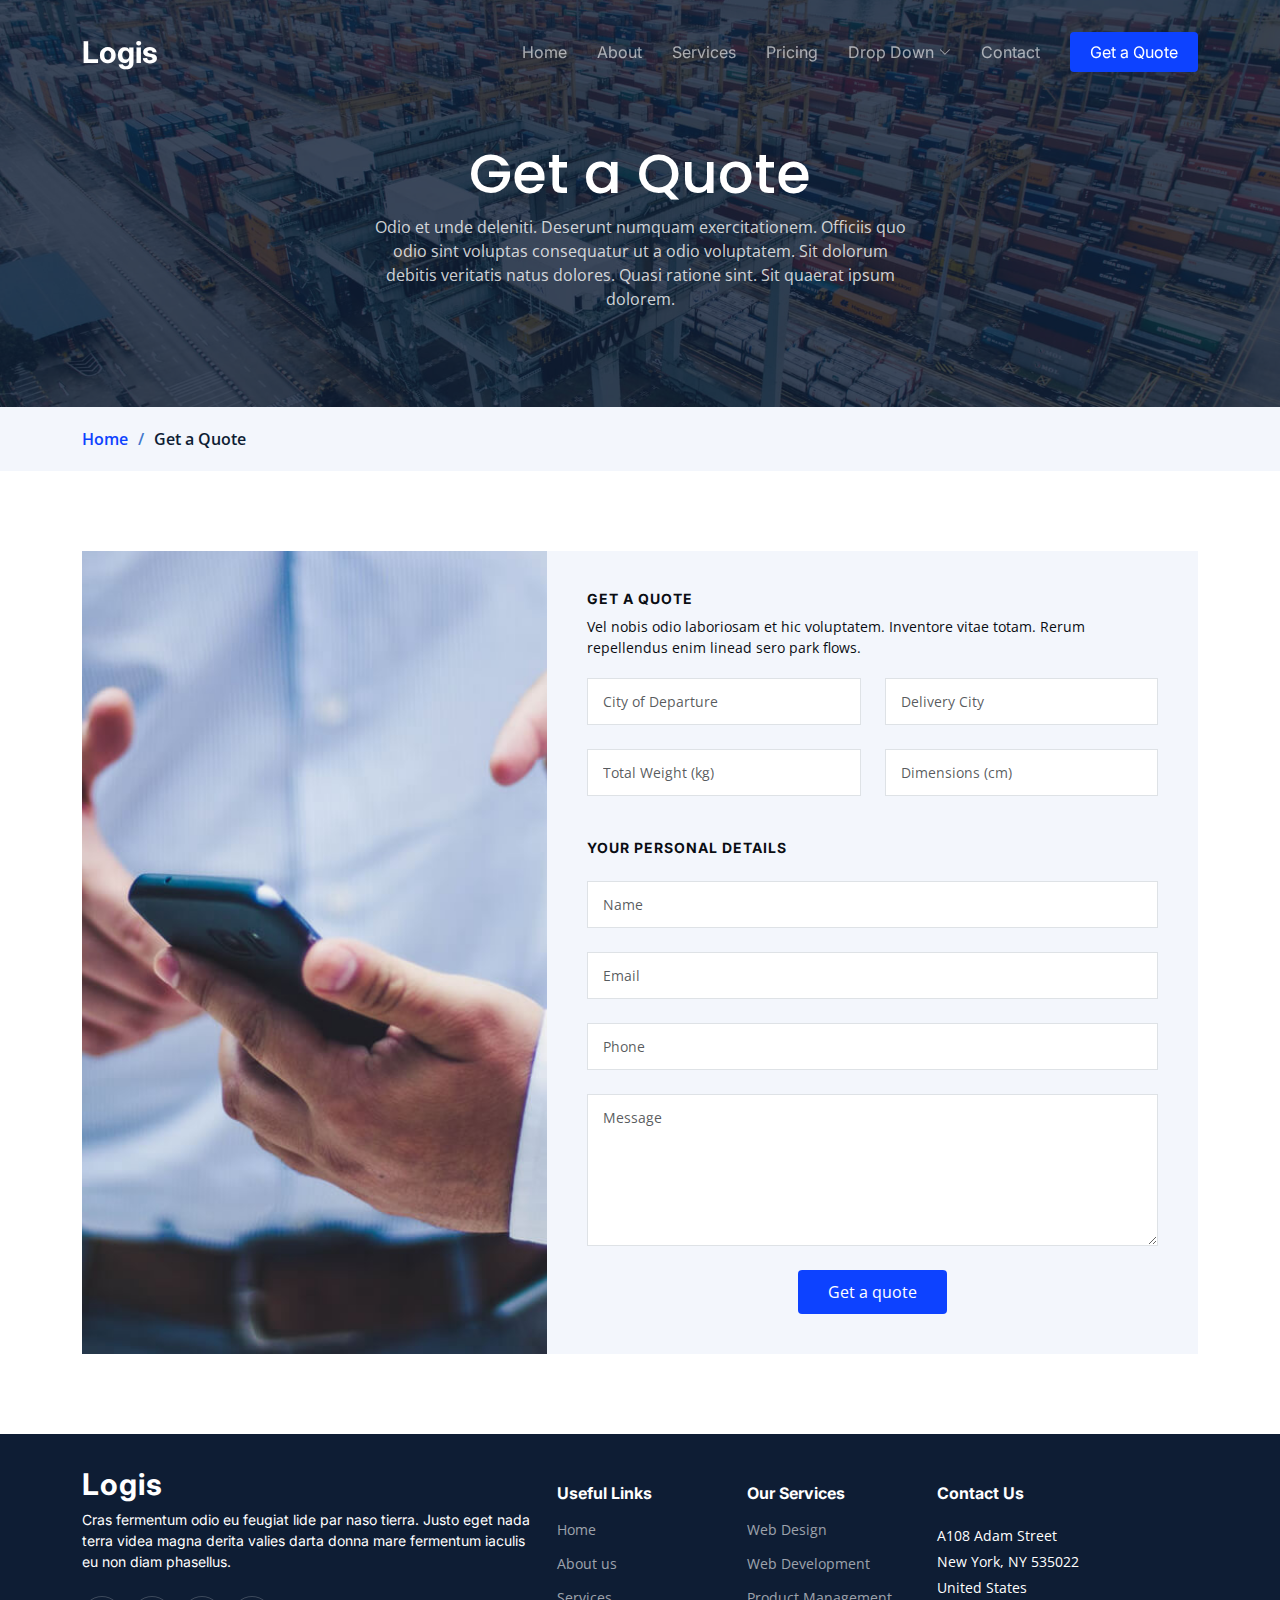
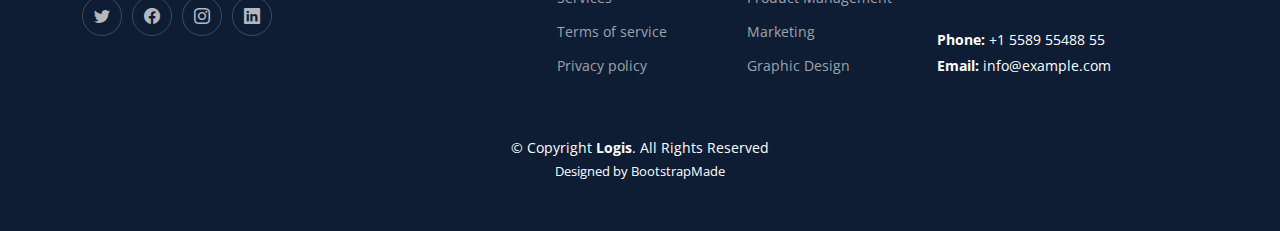
<file: Sample 4/get-a-quote.html>
<!DOCTYPE html>
<html lang="en">

<head>
  <meta charset="utf-8">
  <meta content="width=device-width, initial-scale=1.0" name="viewport">

  <title>Logis Bootstrap Template - Get a Quote</title>
  <meta content="" name="description">
  <meta content="" name="keywords">

  <!-- Favicons -->
  <link href="assets/img/favicon.png" rel="icon">
  <link href="assets/img/apple-touch-icon.png" rel="apple-touch-icon">

  <!-- Google Fonts -->
  <link rel="preconnect" href="https://fonts.googleapis.com">
  <link rel="preconnect" href="https://fonts.gstatic.com" crossorigin>
  <link href="https://fonts.googleapis.com/css2?family=Open+Sans:ital,wght@0,300;0,400;0,500;0,600;0,700;1,300;1,400;1,600;1,700&family=Poppins:ital,wght@0,300;0,400;0,500;0,600;0,700;1,300;1,400;1,500;1,600;1,700&family=Inter:ital,wght@0,300;0,400;0,500;0,600;0,700;1,300;1,400;1,500;1,600;1,700&display=swap" rel="stylesheet">

  <!-- Vendor CSS Files -->
  <link href="assets/vendor/bootstrap/css/bootstrap.min.css" rel="stylesheet">
  <link href="assets/vendor/bootstrap-icons/bootstrap-icons.css" rel="stylesheet">
  <link href="assets/vendor/fontawesome-free/css/all.min.css" rel="stylesheet">
  <link href="assets/vendor/glightbox/css/glightbox.min.css" rel="stylesheet">
  <link href="assets/vendor/swiper/swiper-bundle.min.css" rel="stylesheet">
  <link href="assets/vendor/aos/aos.css" rel="stylesheet">

  <!-- Template Main CSS File -->
  <link href="assets/css/main.css" rel="stylesheet">

  <!-- =======================================================
  * Template Name: Logis
  * Updated: Jul 27 2023 with Bootstrap v5.3.1
  * Template URL: https://bootstrapmade.com/logis-bootstrap-logistics-website-template/
  * Author: BootstrapMade.com
  * License: https://bootstrapmade.com/license/
  ======================================================== -->
</head>

<body>

  <!-- ======= Header ======= -->
  <header id="header" class="header d-flex align-items-center fixed-top">
    <div class="container-fluid container-xl d-flex align-items-center justify-content-between">

      <a href="index.html" class="logo d-flex align-items-center">
        <!-- Uncomment the line below if you also wish to use an image logo -->
        <!-- <img src="assets/img/logo.png" alt=""> -->
        <h1>Logis</h1>
      </a>

      <i class="mobile-nav-toggle mobile-nav-show bi bi-list"></i>
      <i class="mobile-nav-toggle mobile-nav-hide d-none bi bi-x"></i>
      <nav id="navbar" class="navbar">
        <ul>
          <li><a href="index.html">Home</a></li>
          <li><a href="about.html">About</a></li>
          <li><a href="services.html">Services</a></li>
          <li><a href="pricing.html">Pricing</a></li>
          <li class="dropdown"><a href="#"><span>Drop Down</span> <i class="bi bi-chevron-down dropdown-indicator"></i></a>
            <ul>
              <li><a href="#">Drop Down 1</a></li>
              <li class="dropdown"><a href="#"><span>Deep Drop Down</span> <i class="bi bi-chevron-down dropdown-indicator"></i></a>
                <ul>
                  <li><a href="#">Deep Drop Down 1</a></li>
                  <li><a href="#">Deep Drop Down 2</a></li>
                  <li><a href="#">Deep Drop Down 3</a></li>
                  <li><a href="#">Deep Drop Down 4</a></li>
                  <li><a href="#">Deep Drop Down 5</a></li>
                </ul>
              </li>
              <li><a href="#">Drop Down 2</a></li>
              <li><a href="#">Drop Down 3</a></li>
              <li><a href="#">Drop Down 4</a></li>
            </ul>
          </li>
          <li><a href="contact.html">Contact</a></li>
          <li><a class="get-a-quote" href="get-a-quote.html">Get a Quote</a></li>
        </ul>
      </nav><!-- .navbar -->

    </div>
  </header><!-- End Header -->
  <!-- End Header -->

  <main id="main">

    <!-- ======= Breadcrumbs ======= -->
    <div class="breadcrumbs">
      <div class="page-header d-flex align-items-center" style="background-image: url('assets/img/page-header.jpg');">
        <div class="container position-relative">
          <div class="row d-flex justify-content-center">
            <div class="col-lg-6 text-center">
              <h2>Get a Quote</h2>
              <p>Odio et unde deleniti. Deserunt numquam exercitationem. Officiis quo odio sint voluptas consequatur ut a odio voluptatem. Sit dolorum debitis veritatis natus dolores. Quasi ratione sint. Sit quaerat ipsum dolorem.</p>
            </div>
          </div>
        </div>
      </div>
      <nav>
        <div class="container">
          <ol>
            <li><a href="index.html">Home</a></li>
            <li>Get a Quote</li>
          </ol>
        </div>
      </nav>
    </div><!-- End Breadcrumbs -->

    <!-- ======= Get a Quote Section ======= -->
    <section id="get-a-quote" class="get-a-quote">
      <div class="container" data-aos="fade-up">

        <div class="row g-0">

          <div class="col-lg-5 quote-bg" style="background-image: url(assets/img/quote-bg.jpg);"></div>

          <div class="col-lg-7">
            <form action="forms/quote.php" method="post" class="php-email-form">
              <h3>Get a quote</h3>
              <p>Vel nobis odio laboriosam et hic voluptatem. Inventore vitae totam. Rerum repellendus enim linead sero park flows.</p>
              <div class="row gy-4">

                <div class="col-md-6">
                  <input type="text" name="departure" class="form-control" placeholder="City of Departure" required>
                </div>

                <div class="col-md-6">
                  <input type="text" name="delivery" class="form-control" placeholder="Delivery City" required>
                </div>

                <div class="col-md-6">
                  <input type="text" name="weight" class="form-control" placeholder="Total Weight (kg)" required>
                </div>

                <div class="col-md-6">
                  <input type="text" name="dimensions" class="form-control" placeholder="Dimensions (cm)" required>
                </div>

                <div class="col-lg-12">
                  <h4>Your Personal Details</h4>
                </div>

                <div class="col-md-12">
                  <input type="text" name="name" class="form-control" placeholder="Name" required>
                </div>

                <div class="col-md-12 ">
                  <input type="email" class="form-control" name="email" placeholder="Email" required>
                </div>

                <div class="col-md-12">
                  <input type="text" class="form-control" name="phone" placeholder="Phone" required>
                </div>

                <div class="col-md-12">
                  <textarea class="form-control" name="message" rows="6" placeholder="Message" required></textarea>
                </div>

                <div class="col-md-12 text-center">
                  <div class="loading">Loading</div>
                  <div class="error-message"></div>
                  <div class="sent-message">Your quote request has been sent successfully. Thank you!</div>

                  <button type="submit">Get a quote</button>
                </div>

              </div>
            </form>
          </div><!-- End Quote Form -->

        </div>

      </div>
    </section><!-- End Get a Quote Section -->

  </main><!-- End #main -->

  <!-- ======= Footer ======= -->
  <footer id="footer" class="footer">

    <div class="container">
      <div class="row gy-4">
        <div class="col-lg-5 col-md-12 footer-info">
          <a href="index.html" class="logo d-flex align-items-center">
            <span>Logis</span>
          </a>
          <p>Cras fermentum odio eu feugiat lide par naso tierra. Justo eget nada terra videa magna derita valies darta donna mare fermentum iaculis eu non diam phasellus.</p>
          <div class="social-links d-flex mt-4">
            <a href="#" class="twitter"><i class="bi bi-twitter"></i></a>
            <a href="#" class="facebook"><i class="bi bi-facebook"></i></a>
            <a href="#" class="instagram"><i class="bi bi-instagram"></i></a>
            <a href="#" class="linkedin"><i class="bi bi-linkedin"></i></a>
          </div>
        </div>

        <div class="col-lg-2 col-6 footer-links">
          <h4>Useful Links</h4>
          <ul>
            <li><a href="#">Home</a></li>
            <li><a href="#">About us</a></li>
            <li><a href="#">Services</a></li>
            <li><a href="#">Terms of service</a></li>
            <li><a href="#">Privacy policy</a></li>
          </ul>
        </div>

        <div class="col-lg-2 col-6 footer-links">
          <h4>Our Services</h4>
          <ul>
            <li><a href="#">Web Design</a></li>
            <li><a href="#">Web Development</a></li>
            <li><a href="#">Product Management</a></li>
            <li><a href="#">Marketing</a></li>
            <li><a href="#">Graphic Design</a></li>
          </ul>
        </div>

        <div class="col-lg-3 col-md-12 footer-contact text-center text-md-start">
          <h4>Contact Us</h4>
          <p>
            A108 Adam Street <br>
            New York, NY 535022<br>
            United States <br><br>
            <strong>Phone:</strong> +1 5589 55488 55<br>
            <strong>Email:</strong> info@example.com<br>
          </p>

        </div>

      </div>
    </div>

    <div class="container mt-4">
      <div class="copyright">
        &copy; Copyright <strong><span>Logis</span></strong>. All Rights Reserved
      </div>
      <div class="credits">
        <!-- All the links in the footer should remain intact. -->
        <!-- You can delete the links only if you purchased the pro version. -->
        <!-- Licensing information: https://bootstrapmade.com/license/ -->
        <!-- Purchase the pro version with working PHP/AJAX contact form: https://bootstrapmade.com/logis-bootstrap-logistics-website-template/ -->
        Designed by <a href="https://bootstrapmade.com/">BootstrapMade</a>
      </div>
    </div>

  </footer><!-- End Footer -->
  <!-- End Footer -->

  <a href="#" class="scroll-top d-flex align-items-center justify-content-center"><i class="bi bi-arrow-up-short"></i></a>

  <div id="preloader"></div>

  <!-- Vendor JS Files -->
  <script src="assets/vendor/bootstrap/js/bootstrap.bundle.min.js"></script>
  <script src="assets/vendor/purecounter/purecounter_vanilla.js"></script>
  <script src="assets/vendor/glightbox/js/glightbox.min.js"></script>
  <script src="assets/vendor/swiper/swiper-bundle.min.js"></script>
  <script src="assets/vendor/aos/aos.js"></script>
  <script src="assets/vendor/php-email-form/validate.js"></script>

  <!-- Template Main JS File -->
  <script src="assets/js/main.js"></script>

</body>

</html>
</file>
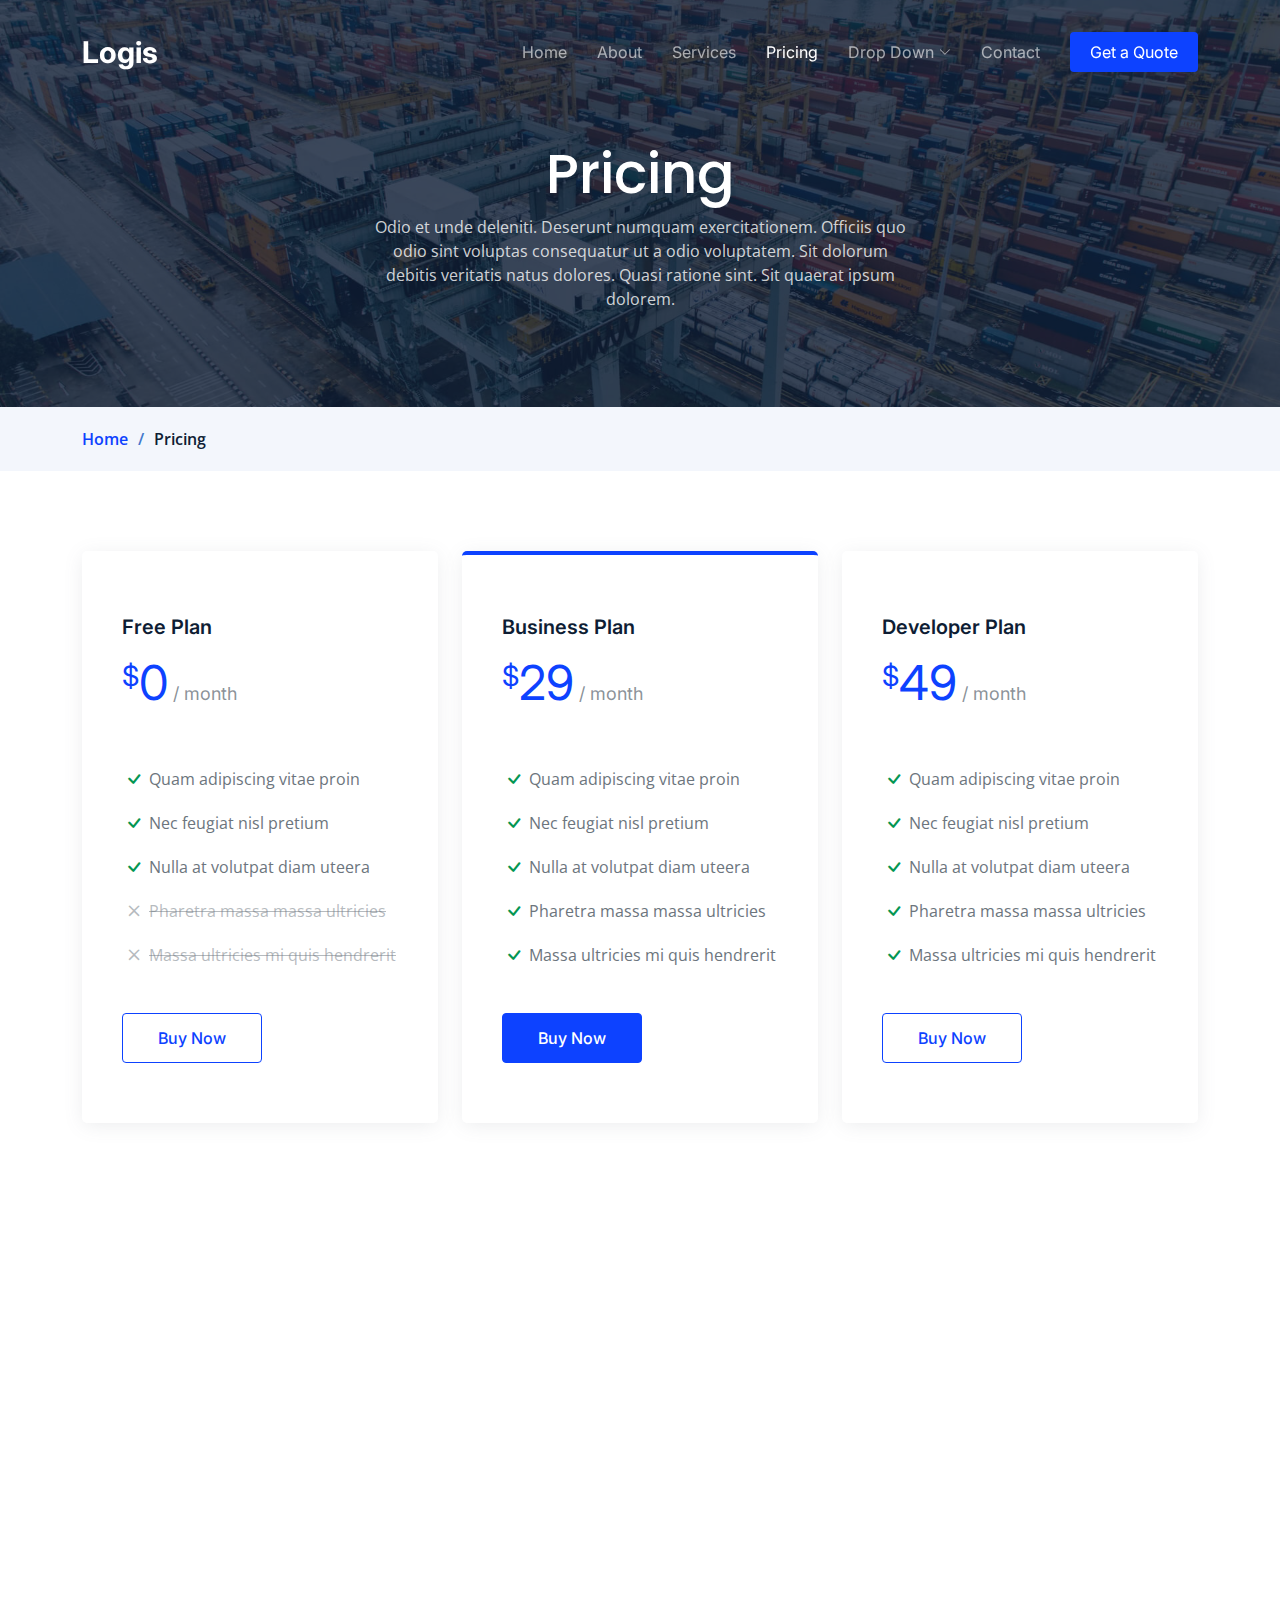
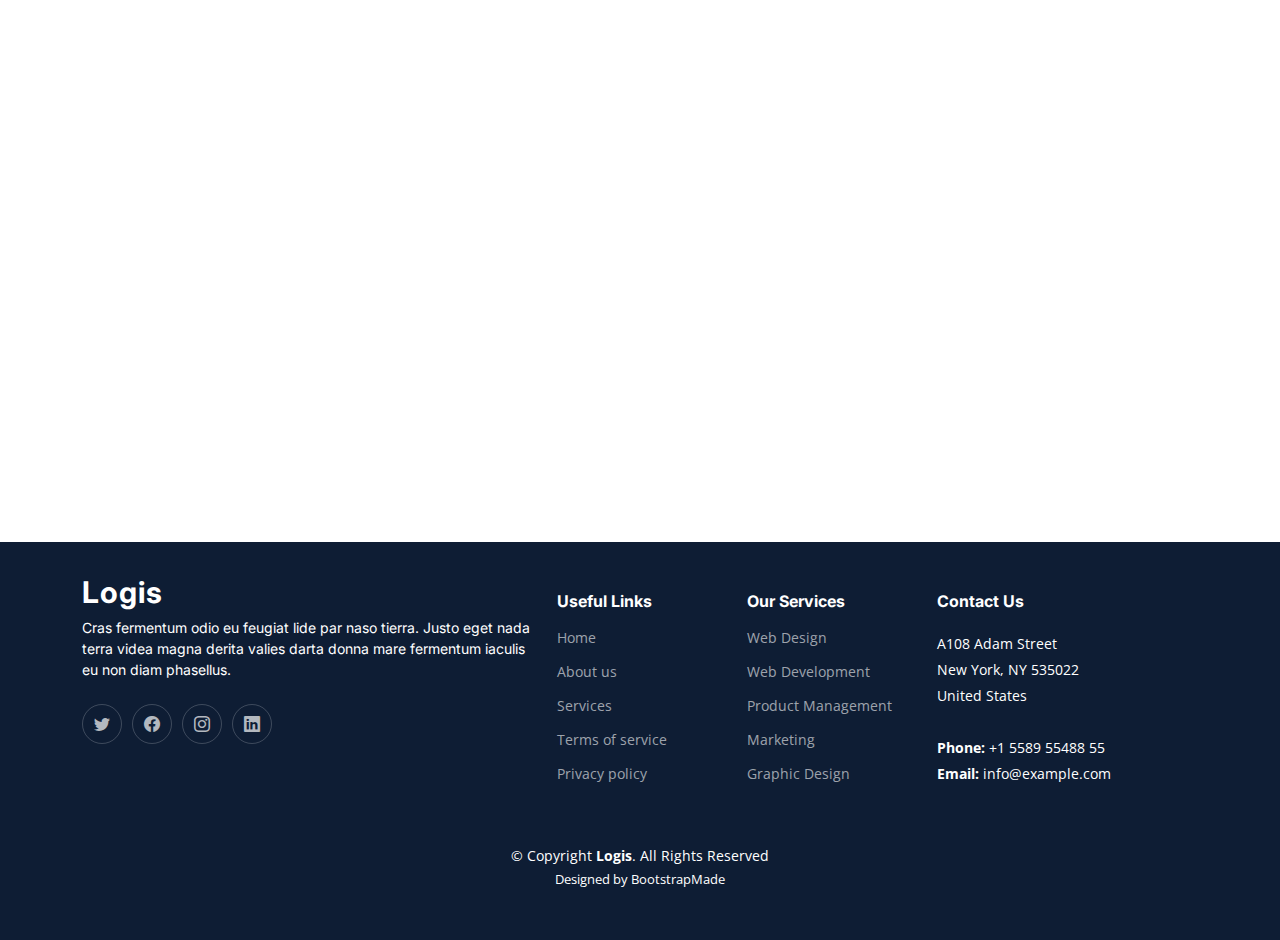
<file: Sample 4/pricing.html>
<!DOCTYPE html>
<html lang="en">

<head>
  <meta charset="utf-8">
  <meta content="width=device-width, initial-scale=1.0" name="viewport">

  <title>Logis Bootstrap Template - Pricing</title>
  <meta content="" name="description">
  <meta content="" name="keywords">

  <!-- Favicons -->
  <link href="assets/img/favicon.png" rel="icon">
  <link href="assets/img/apple-touch-icon.png" rel="apple-touch-icon">

  <!-- Google Fonts -->
  <link rel="preconnect" href="https://fonts.googleapis.com">
  <link rel="preconnect" href="https://fonts.gstatic.com" crossorigin>
  <link href="https://fonts.googleapis.com/css2?family=Open+Sans:ital,wght@0,300;0,400;0,500;0,600;0,700;1,300;1,400;1,600;1,700&family=Poppins:ital,wght@0,300;0,400;0,500;0,600;0,700;1,300;1,400;1,500;1,600;1,700&family=Inter:ital,wght@0,300;0,400;0,500;0,600;0,700;1,300;1,400;1,500;1,600;1,700&display=swap" rel="stylesheet">

  <!-- Vendor CSS Files -->
  <link href="assets/vendor/bootstrap/css/bootstrap.min.css" rel="stylesheet">
  <link href="assets/vendor/bootstrap-icons/bootstrap-icons.css" rel="stylesheet">
  <link href="assets/vendor/fontawesome-free/css/all.min.css" rel="stylesheet">
  <link href="assets/vendor/glightbox/css/glightbox.min.css" rel="stylesheet">
  <link href="assets/vendor/swiper/swiper-bundle.min.css" rel="stylesheet">
  <link href="assets/vendor/aos/aos.css" rel="stylesheet">

  <!-- Template Main CSS File -->
  <link href="assets/css/main.css" rel="stylesheet">

  <!-- =======================================================
  * Template Name: Logis
  * Updated: Jul 27 2023 with Bootstrap v5.3.1
  * Template URL: https://bootstrapmade.com/logis-bootstrap-logistics-website-template/
  * Author: BootstrapMade.com
  * License: https://bootstrapmade.com/license/
  ======================================================== -->
</head>

<body>

  <!-- ======= Header ======= -->
  <header id="header" class="header d-flex align-items-center fixed-top">
    <div class="container-fluid container-xl d-flex align-items-center justify-content-between">

      <a href="index.html" class="logo d-flex align-items-center">
        <!-- Uncomment the line below if you also wish to use an image logo -->
        <!-- <img src="assets/img/logo.png" alt=""> -->
        <h1>Logis</h1>
      </a>

      <i class="mobile-nav-toggle mobile-nav-show bi bi-list"></i>
      <i class="mobile-nav-toggle mobile-nav-hide d-none bi bi-x"></i>
      <nav id="navbar" class="navbar">
        <ul>
          <li><a href="index.html">Home</a></li>
          <li><a href="about.html">About</a></li>
          <li><a href="services.html">Services</a></li>
          <li><a href="pricing.html" class="active">Pricing</a></li>
          <li class="dropdown"><a href="#"><span>Drop Down</span> <i class="bi bi-chevron-down dropdown-indicator"></i></a>
            <ul>
              <li><a href="#">Drop Down 1</a></li>
              <li class="dropdown"><a href="#"><span>Deep Drop Down</span> <i class="bi bi-chevron-down dropdown-indicator"></i></a>
                <ul>
                  <li><a href="#">Deep Drop Down 1</a></li>
                  <li><a href="#">Deep Drop Down 2</a></li>
                  <li><a href="#">Deep Drop Down 3</a></li>
                  <li><a href="#">Deep Drop Down 4</a></li>
                  <li><a href="#">Deep Drop Down 5</a></li>
                </ul>
              </li>
              <li><a href="#">Drop Down 2</a></li>
              <li><a href="#">Drop Down 3</a></li>
              <li><a href="#">Drop Down 4</a></li>
            </ul>
          </li>
          <li><a href="contact.html">Contact</a></li>
          <li><a class="get-a-quote" href="get-a-quote.html">Get a Quote</a></li>
        </ul>
      </nav><!-- .navbar -->

    </div>
  </header><!-- End Header -->
  <!-- End Header -->

  <main id="main">

    <!-- ======= Breadcrumbs ======= -->
    <div class="breadcrumbs">
      <div class="page-header d-flex align-items-center" style="background-image: url('assets/img/page-header.jpg');">
        <div class="container position-relative">
          <div class="row d-flex justify-content-center">
            <div class="col-lg-6 text-center">
              <h2>Pricing</h2>
              <p>Odio et unde deleniti. Deserunt numquam exercitationem. Officiis quo odio sint voluptas consequatur ut a odio voluptatem. Sit dolorum debitis veritatis natus dolores. Quasi ratione sint. Sit quaerat ipsum dolorem.</p>
            </div>
          </div>
        </div>
      </div>
      <nav>
        <div class="container">
          <ol>
            <li><a href="index.html">Home</a></li>
            <li>Pricing</li>
          </ol>
        </div>
      </nav>
    </div><!-- End Breadcrumbs -->

    <!-- ======= Pricing Section ======= -->
    <section id="pricing" class="pricing">
      <div class="container" data-aos="fade-up">

        <div class="row gy-4">

          <div class="col-lg-4" data-aos="fade-up" data-aos-delay="100">
            <div class="pricing-item">
              <h3>Free Plan</h3>
              <h4><sup>$</sup>0<span> / month</span></h4>
              <ul>
                <li><i class="bi bi-check"></i> Quam adipiscing vitae proin</li>
                <li><i class="bi bi-check"></i> Nec feugiat nisl pretium</li>
                <li><i class="bi bi-check"></i> Nulla at volutpat diam uteera</li>
                <li class="na"><i class="bi bi-x"></i> <span>Pharetra massa massa ultricies</span></li>
                <li class="na"><i class="bi bi-x"></i> <span>Massa ultricies mi quis hendrerit</span></li>
              </ul>
              <a href="#" class="buy-btn">Buy Now</a>
            </div>
          </div><!-- End Pricing Item -->

          <div class="col-lg-4" data-aos="fade-up" data-aos-delay="200">
            <div class="pricing-item featured">
              <h3>Business Plan</h3>
              <h4><sup>$</sup>29<span> / month</span></h4>
              <ul>
                <li><i class="bi bi-check"></i> Quam adipiscing vitae proin</li>
                <li><i class="bi bi-check"></i> Nec feugiat nisl pretium</li>
                <li><i class="bi bi-check"></i> Nulla at volutpat diam uteera</li>
                <li><i class="bi bi-check"></i> Pharetra massa massa ultricies</li>
                <li><i class="bi bi-check"></i> Massa ultricies mi quis hendrerit</li>
              </ul>
              <a href="#" class="buy-btn">Buy Now</a>
            </div>
          </div><!-- End Pricing Item -->

          <div class="col-lg-4" data-aos="fade-up" data-aos-delay="300">
            <div class="pricing-item">
              <h3>Developer Plan</h3>
              <h4><sup>$</sup>49<span> / month</span></h4>
              <ul>
                <li><i class="bi bi-check"></i> Quam adipiscing vitae proin</li>
                <li><i class="bi bi-check"></i> Nec feugiat nisl pretium</li>
                <li><i class="bi bi-check"></i> Nulla at volutpat diam uteera</li>
                <li><i class="bi bi-check"></i> Pharetra massa massa ultricies</li>
                <li><i class="bi bi-check"></i> Massa ultricies mi quis hendrerit</li>
              </ul>
              <a href="#" class="buy-btn">Buy Now</a>
            </div>
          </div><!-- End Pricing Item -->

        </div>

      </div>
    </section><!-- End Pricing Section -->

    <!-- ======= Horizontal Pricing Section ======= -->
    <section id="horizontal-pricing" class="horizontal-pricing pt-0">
      <div class="container" data-aos="fade-up">

        <div class="section-header">
          <span>Horizontal Pricing</span>
          <h2>Horizontal Pricing</h2>

        </div>

        <div class="row gy-4 pricing-item" data-aos="fade-up" data-aos-delay="100">
          <div class="col-lg-3 d-flex align-items-center justify-content-center">
            <h3>Free Plan</h3>
          </div>
          <div class="col-lg-3 d-flex align-items-center justify-content-center">
            <h4><sup>$</sup>0<span> / month</span></h4>
          </div>
          <div class="col-lg-3 d-flex align-items-center justify-content-center">
            <ul>
              <li><i class="bi bi-check"></i> Quam adipiscing vitae proin</li>
              <li><i class="bi bi-check"></i> Nulla at volutpat diam uteera</li>
              <li class="na"><i class="bi bi-x"></i> <span>Pharetra massa massa ultricies</span></li>
            </ul>
          </div>
          <div class="col-lg-3 d-flex align-items-center justify-content-center">
            <div class="text-center"><a href="#" class="buy-btn">Buy Now</a></div>
          </div>
        </div><!-- End Pricing Item -->

        <div class="row gy-4 pricing-item featured mt-4" data-aos="fade-up" data-aos-delay="200">
          <div class="col-lg-3 d-flex align-items-center justify-content-center">
            <h3>Business Plan</h3>
          </div>
          <div class="col-lg-3 d-flex align-items-center justify-content-center">
            <h4><sup>$</sup>29<span> / month</span></h4>
          </div>
          <div class="col-lg-3 d-flex align-items-center justify-content-center">
            <ul>
              <li><i class="bi bi-check"></i> Quam adipiscing vitae proin</li>
              <li><i class="bi bi-check"></i> <strong>Nec feugiat nisl pretium</strong></li>
              <li><i class="bi bi-check"></i> Nulla at volutpat diam uteera</li>
            </ul>
          </div>
          <div class="col-lg-3 d-flex align-items-center justify-content-center">
            <div class="text-center"><a href="#" class="buy-btn">Buy Now</a></div>
          </div>
        </div><!-- End Pricing Item -->

        <div class="row gy-4 pricing-item mt-4" data-aos="fade-up" data-aos-delay="300">
          <div class="col-lg-3 d-flex align-items-center justify-content-center">
            <h3>Developer Plan</h3>
          </div>
          <div class="col-lg-3 d-flex align-items-center justify-content-center">
            <h4><sup>$</sup>49<span> / month</span></h4>
          </div>
          <div class="col-lg-3 d-flex align-items-center justify-content-center">
            <ul>
              <li><i class="bi bi-check"></i> Quam adipiscing vitae proin</li>
              <li><i class="bi bi-check"></i> Nec feugiat nisl pretium</li>
              <li><i class="bi bi-check"></i> Nulla at volutpat diam uteera</li>
            </ul>
          </div>
          <div class="col-lg-3 d-flex align-items-center justify-content-center">
            <div class="text-center"><a href="#" class="buy-btn">Buy Now</a></div>
          </div>
        </div><!-- End Pricing Item -->

      </div>
    </section><!-- End Horizontal Pricing Section -->

  </main><!-- End #main -->

  <!-- ======= Footer ======= -->
  <footer id="footer" class="footer">

    <div class="container">
      <div class="row gy-4">
        <div class="col-lg-5 col-md-12 footer-info">
          <a href="index.html" class="logo d-flex align-items-center">
            <span>Logis</span>
          </a>
          <p>Cras fermentum odio eu feugiat lide par naso tierra. Justo eget nada terra videa magna derita valies darta donna mare fermentum iaculis eu non diam phasellus.</p>
          <div class="social-links d-flex mt-4">
            <a href="#" class="twitter"><i class="bi bi-twitter"></i></a>
            <a href="#" class="facebook"><i class="bi bi-facebook"></i></a>
            <a href="#" class="instagram"><i class="bi bi-instagram"></i></a>
            <a href="#" class="linkedin"><i class="bi bi-linkedin"></i></a>
          </div>
        </div>

        <div class="col-lg-2 col-6 footer-links">
          <h4>Useful Links</h4>
          <ul>
            <li><a href="#">Home</a></li>
            <li><a href="#">About us</a></li>
            <li><a href="#">Services</a></li>
            <li><a href="#">Terms of service</a></li>
            <li><a href="#">Privacy policy</a></li>
          </ul>
        </div>

        <div class="col-lg-2 col-6 footer-links">
          <h4>Our Services</h4>
          <ul>
            <li><a href="#">Web Design</a></li>
            <li><a href="#">Web Development</a></li>
            <li><a href="#">Product Management</a></li>
            <li><a href="#">Marketing</a></li>
            <li><a href="#">Graphic Design</a></li>
          </ul>
        </div>

        <div class="col-lg-3 col-md-12 footer-contact text-center text-md-start">
          <h4>Contact Us</h4>
          <p>
            A108 Adam Street <br>
            New York, NY 535022<br>
            United States <br><br>
            <strong>Phone:</strong> +1 5589 55488 55<br>
            <strong>Email:</strong> info@example.com<br>
          </p>

        </div>

      </div>
    </div>

    <div class="container mt-4">
      <div class="copyright">
        &copy; Copyright <strong><span>Logis</span></strong>. All Rights Reserved
      </div>
      <div class="credits">
        <!-- All the links in the footer should remain intact. -->
        <!-- You can delete the links only if you purchased the pro version. -->
        <!-- Licensing information: https://bootstrapmade.com/license/ -->
        <!-- Purchase the pro version with working PHP/AJAX contact form: https://bootstrapmade.com/logis-bootstrap-logistics-website-template/ -->
        Designed by <a href="https://bootstrapmade.com/">BootstrapMade</a>
      </div>
    </div>

  </footer><!-- End Footer -->
  <!-- End Footer -->

  <a href="#" class="scroll-top d-flex align-items-center justify-content-center"><i class="bi bi-arrow-up-short"></i></a>

  <div id="preloader"></div>

  <!-- Vendor JS Files -->
  <script src="assets/vendor/bootstrap/js/bootstrap.bundle.min.js"></script>
  <script src="assets/vendor/purecounter/purecounter_vanilla.js"></script>
  <script src="assets/vendor/glightbox/js/glightbox.min.js"></script>
  <script src="assets/vendor/swiper/swiper-bundle.min.js"></script>
  <script src="assets/vendor/aos/aos.js"></script>
  <script src="assets/vendor/php-email-form/validate.js"></script>

  <!-- Template Main JS File -->
  <script src="assets/js/main.js"></script>

</body>

</html>
</file>
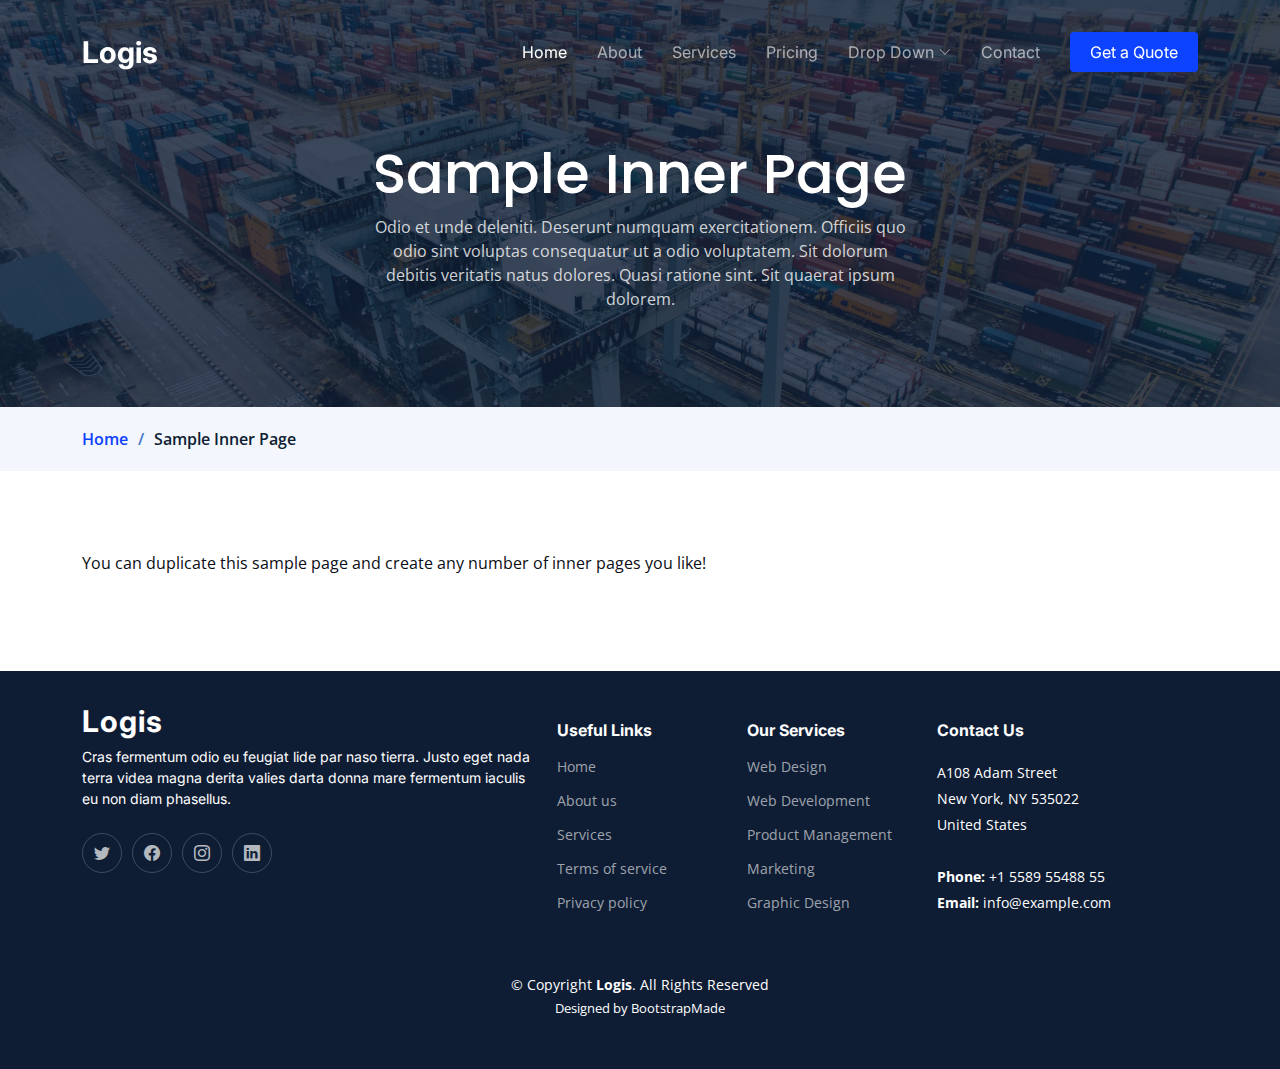
<file: Sample 4/sample-inner-page.html>
<!DOCTYPE html>
<html lang="en">

<head>
  <meta charset="utf-8">
  <meta content="width=device-width, initial-scale=1.0" name="viewport">

  <title>[Template] Sample Inner Page</title>
  <meta content="" name="description">
  <meta content="" name="keywords">

  <!-- Favicons -->
  <link href="assets/img/favicon.png" rel="icon">
  <link href="assets/img/apple-touch-icon.png" rel="apple-touch-icon">

  <!-- Google Fonts -->
  <link rel="preconnect" href="https://fonts.googleapis.com">
  <link rel="preconnect" href="https://fonts.gstatic.com" crossorigin>
  <link href="https://fonts.googleapis.com/css2?family=Open+Sans:ital,wght@0,300;0,400;0,500;0,600;0,700;1,300;1,400;1,600;1,700&family=Poppins:ital,wght@0,300;0,400;0,500;0,600;0,700;1,300;1,400;1,500;1,600;1,700&family=Inter:ital,wght@0,300;0,400;0,500;0,600;0,700;1,300;1,400;1,500;1,600;1,700&display=swap" rel="stylesheet">

  <!-- Vendor CSS Files -->
  <link href="assets/vendor/bootstrap/css/bootstrap.min.css" rel="stylesheet">
  <link href="assets/vendor/bootstrap-icons/bootstrap-icons.css" rel="stylesheet">
  <link href="assets/vendor/fontawesome-free/css/all.min.css" rel="stylesheet">
  <link href="assets/vendor/glightbox/css/glightbox.min.css" rel="stylesheet">
  <link href="assets/vendor/swiper/swiper-bundle.min.css" rel="stylesheet">
  <link href="assets/vendor/aos/aos.css" rel="stylesheet">

  <!-- Template Main CSS File -->
  <link href="assets/css/main.css" rel="stylesheet">

  <!-- =======================================================
  * Template Name: Logis
  * Updated: Jul 27 2023 with Bootstrap v5.3.1
  * Template URL: https://bootstrapmade.com/logis-bootstrap-logistics-website-template/
  * Author: BootstrapMade.com
  * License: https://bootstrapmade.com/license/
  ======================================================== -->
</head>

<body>

  <!-- ======= Header ======= -->
  <header id="header" class="header d-flex align-items-center fixed-top">
    <div class="container-fluid container-xl d-flex align-items-center justify-content-between">

      <a href="index.html" class="logo d-flex align-items-center">
        <!-- Uncomment the line below if you also wish to use an image logo -->
        <!-- <img src="assets/img/logo.png" alt=""> -->
        <h1>Logis</h1>
      </a>

      <i class="mobile-nav-toggle mobile-nav-show bi bi-list"></i>
      <i class="mobile-nav-toggle mobile-nav-hide d-none bi bi-x"></i>
      <nav id="navbar" class="navbar">
        <ul>
          <li><a href="index.html" class="active">Home</a></li>
          <li><a href="about.html">About</a></li>
          <li><a href="services.html">Services</a></li>
          <li><a href="pricing.html">Pricing</a></li>
          <li class="dropdown"><a href="#"><span>Drop Down</span> <i class="bi bi-chevron-down dropdown-indicator"></i></a>
            <ul>
              <li><a href="#">Drop Down 1</a></li>
              <li class="dropdown"><a href="#"><span>Deep Drop Down</span> <i class="bi bi-chevron-down dropdown-indicator"></i></a>
                <ul>
                  <li><a href="#">Deep Drop Down 1</a></li>
                  <li><a href="#">Deep Drop Down 2</a></li>
                  <li><a href="#">Deep Drop Down 3</a></li>
                  <li><a href="#">Deep Drop Down 4</a></li>
                  <li><a href="#">Deep Drop Down 5</a></li>
                </ul>
              </li>
              <li><a href="#">Drop Down 2</a></li>
              <li><a href="#">Drop Down 3</a></li>
              <li><a href="#">Drop Down 4</a></li>
            </ul>
          </li>
          <li><a href="contact.html">Contact</a></li>
          <li><a class="get-a-quote" href="get-a-quote.html">Get a Quote</a></li>
        </ul>
      </nav><!-- .navbar -->

    </div>
  </header><!-- End Header -->
  <!-- End Header -->

  <main id="main">

    <!-- ======= Breadcrumbs ======= -->
    <div class="breadcrumbs">
      <div class="page-header d-flex align-items-center" style="background-image: url('assets/img/page-header.jpg');">
        <div class="container position-relative">
          <div class="row d-flex justify-content-center">
            <div class="col-lg-6 text-center">
              <h2>Sample Inner Page</h2>
              <p>Odio et unde deleniti. Deserunt numquam exercitationem. Officiis quo odio sint voluptas consequatur ut a odio voluptatem. Sit dolorum debitis veritatis natus dolores. Quasi ratione sint. Sit quaerat ipsum dolorem.</p>
            </div>
          </div>
        </div>
      </div>
      <nav>
        <div class="container">
          <ol>
            <li><a href="index.html">Home</a></li>
            <li>Sample Inner Page</li>
          </ol>
        </div>
      </nav>
    </div><!-- End Breadcrumbs -->

    <section class="sample-page">
      <div class="container" data-aos="fade-up">
        <p>
          You can duplicate this sample page and create any number of inner pages you like!
        </p>
      </div>
    </section>

  </main><!-- End #main -->

  <!-- ======= Footer ======= -->
  <footer id="footer" class="footer">

    <div class="container">
      <div class="row gy-4">
        <div class="col-lg-5 col-md-12 footer-info">
          <a href="index.html" class="logo d-flex align-items-center">
            <span>Logis</span>
          </a>
          <p>Cras fermentum odio eu feugiat lide par naso tierra. Justo eget nada terra videa magna derita valies darta donna mare fermentum iaculis eu non diam phasellus.</p>
          <div class="social-links d-flex mt-4">
            <a href="#" class="twitter"><i class="bi bi-twitter"></i></a>
            <a href="#" class="facebook"><i class="bi bi-facebook"></i></a>
            <a href="#" class="instagram"><i class="bi bi-instagram"></i></a>
            <a href="#" class="linkedin"><i class="bi bi-linkedin"></i></a>
          </div>
        </div>

        <div class="col-lg-2 col-6 footer-links">
          <h4>Useful Links</h4>
          <ul>
            <li><a href="#">Home</a></li>
            <li><a href="#">About us</a></li>
            <li><a href="#">Services</a></li>
            <li><a href="#">Terms of service</a></li>
            <li><a href="#">Privacy policy</a></li>
          </ul>
        </div>

        <div class="col-lg-2 col-6 footer-links">
          <h4>Our Services</h4>
          <ul>
            <li><a href="#">Web Design</a></li>
            <li><a href="#">Web Development</a></li>
            <li><a href="#">Product Management</a></li>
            <li><a href="#">Marketing</a></li>
            <li><a href="#">Graphic Design</a></li>
          </ul>
        </div>

        <div class="col-lg-3 col-md-12 footer-contact text-center text-md-start">
          <h4>Contact Us</h4>
          <p>
            A108 Adam Street <br>
            New York, NY 535022<br>
            United States <br><br>
            <strong>Phone:</strong> +1 5589 55488 55<br>
            <strong>Email:</strong> info@example.com<br>
          </p>

        </div>

      </div>
    </div>

    <div class="container mt-4">
      <div class="copyright">
        &copy; Copyright <strong><span>Logis</span></strong>. All Rights Reserved
      </div>
      <div class="credits">
        <!-- All the links in the footer should remain intact. -->
        <!-- You can delete the links only if you purchased the pro version. -->
        <!-- Licensing information: https://bootstrapmade.com/license/ -->
        <!-- Purchase the pro version with working PHP/AJAX contact form: https://bootstrapmade.com/logis-bootstrap-logistics-website-template/ -->
        Designed by <a href="https://bootstrapmade.com/">BootstrapMade</a>
      </div>
    </div>

  </footer><!-- End Footer -->
  <!-- End Footer -->

  <a href="#" class="scroll-top d-flex align-items-center justify-content-center"><i class="bi bi-arrow-up-short"></i></a>

  <div id="preloader"></div>

  <!-- Vendor JS Files -->
  <script src="assets/vendor/bootstrap/js/bootstrap.bundle.min.js"></script>
  <script src="assets/vendor/purecounter/purecounter_vanilla.js"></script>
  <script src="assets/vendor/glightbox/js/glightbox.min.js"></script>
  <script src="assets/vendor/swiper/swiper-bundle.min.js"></script>
  <script src="assets/vendor/aos/aos.js"></script>
  <script src="assets/vendor/php-email-form/validate.js"></script>

  <!-- Template Main JS File -->
  <script src="assets/js/main.js"></script>

</body>

</html>
</file>
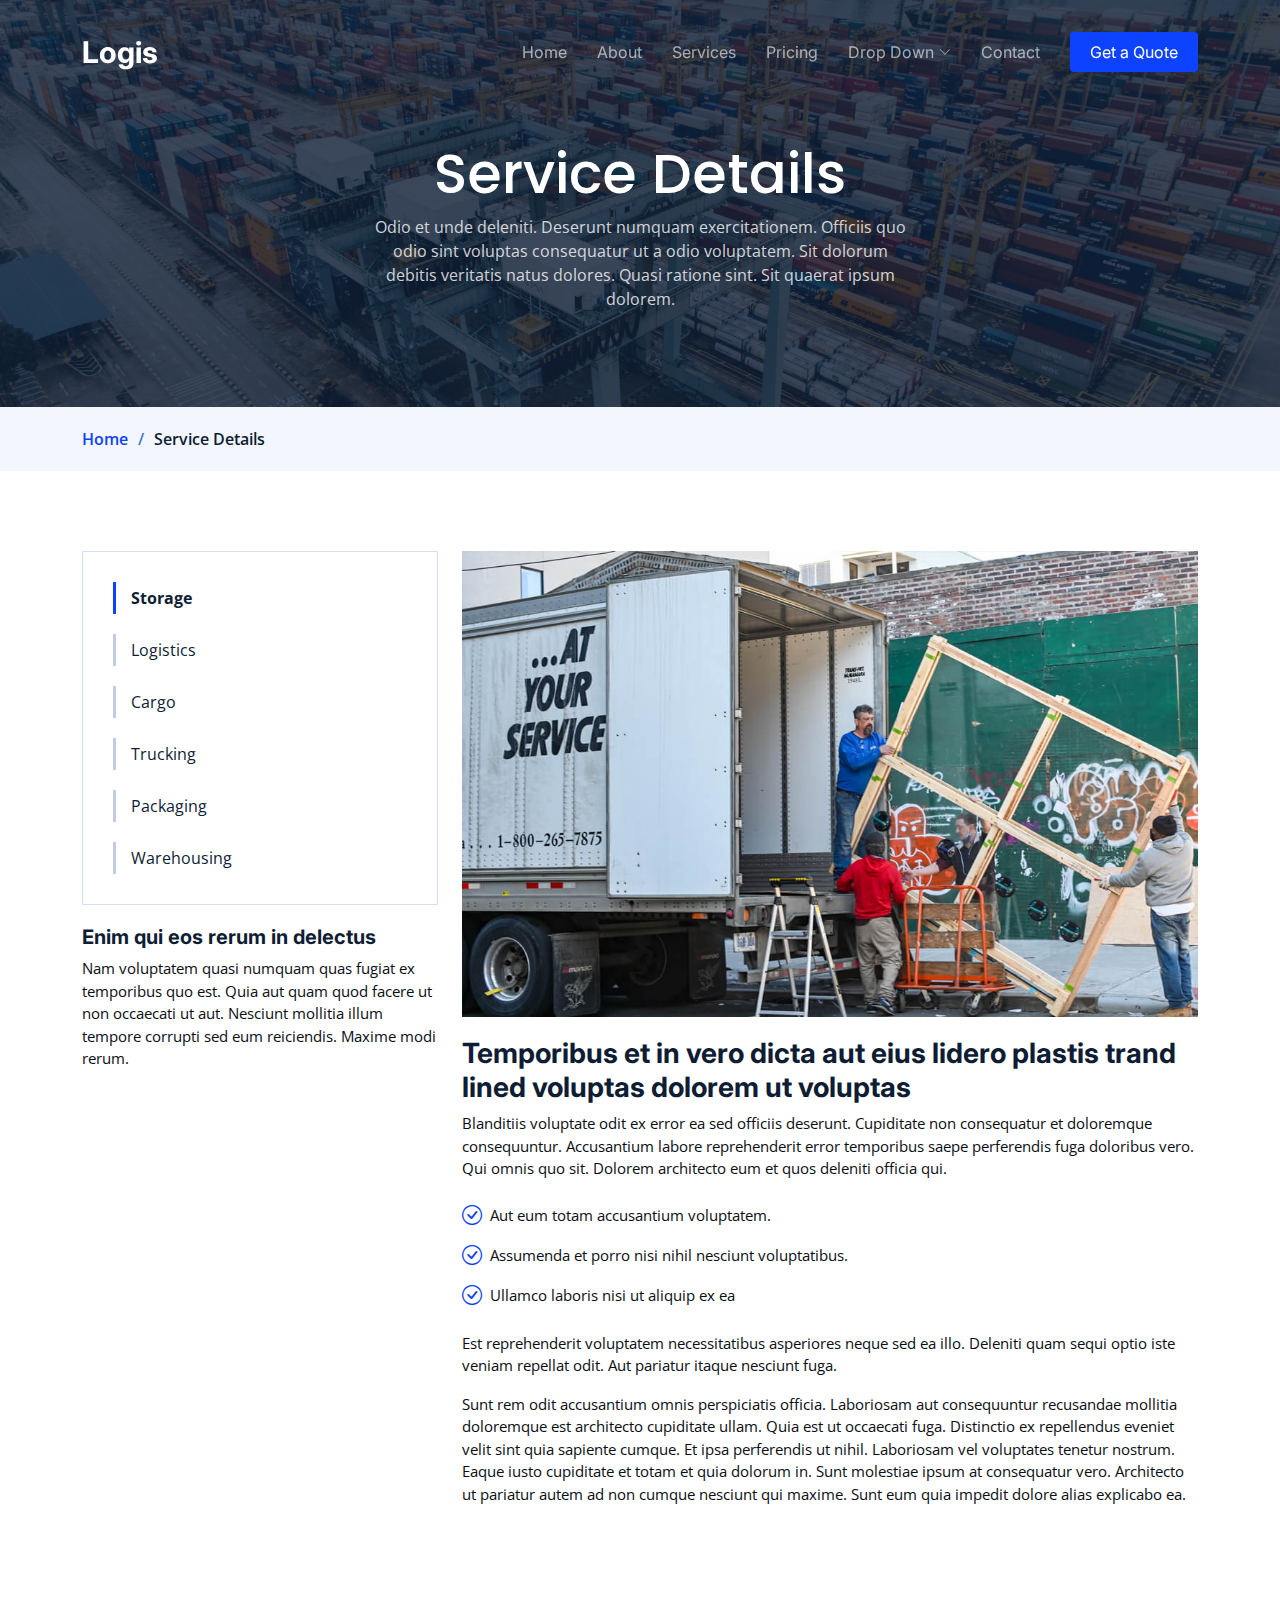
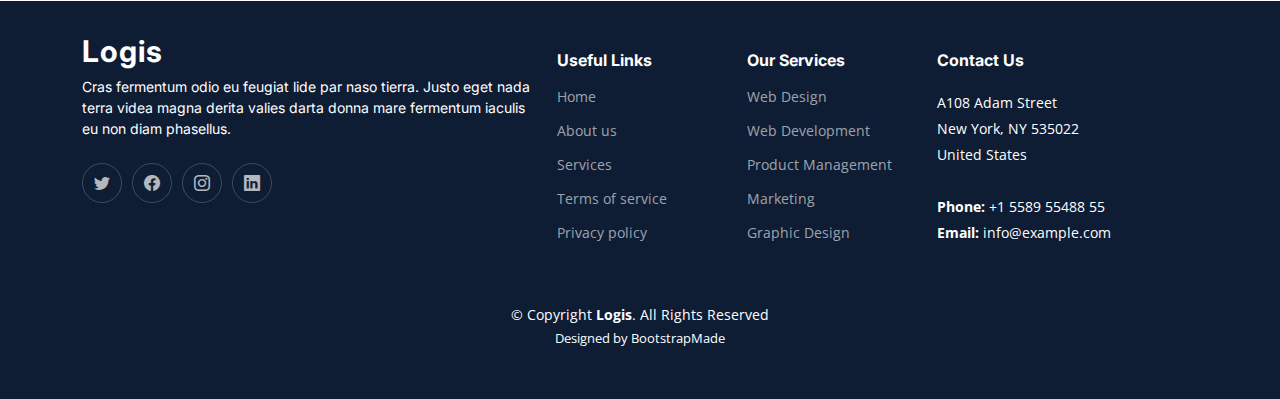
<file: Sample 4/service-details.html>
<!DOCTYPE html>
<html lang="en">

<head>
  <meta charset="utf-8">
  <meta content="width=device-width, initial-scale=1.0" name="viewport">

  <title>Logis Bootstrap Template - Service Details</title>
  <meta content="" name="description">
  <meta content="" name="keywords">

  <!-- Favicons -->
  <link href="assets/img/favicon.png" rel="icon">
  <link href="assets/img/apple-touch-icon.png" rel="apple-touch-icon">

  <!-- Google Fonts -->
  <link rel="preconnect" href="https://fonts.googleapis.com">
  <link rel="preconnect" href="https://fonts.gstatic.com" crossorigin>
  <link href="https://fonts.googleapis.com/css2?family=Open+Sans:ital,wght@0,300;0,400;0,500;0,600;0,700;1,300;1,400;1,600;1,700&family=Poppins:ital,wght@0,300;0,400;0,500;0,600;0,700;1,300;1,400;1,500;1,600;1,700&family=Inter:ital,wght@0,300;0,400;0,500;0,600;0,700;1,300;1,400;1,500;1,600;1,700&display=swap" rel="stylesheet">

  <!-- Vendor CSS Files -->
  <link href="assets/vendor/bootstrap/css/bootstrap.min.css" rel="stylesheet">
  <link href="assets/vendor/bootstrap-icons/bootstrap-icons.css" rel="stylesheet">
  <link href="assets/vendor/fontawesome-free/css/all.min.css" rel="stylesheet">
  <link href="assets/vendor/glightbox/css/glightbox.min.css" rel="stylesheet">
  <link href="assets/vendor/swiper/swiper-bundle.min.css" rel="stylesheet">
  <link href="assets/vendor/aos/aos.css" rel="stylesheet">

  <!-- Template Main CSS File -->
  <link href="assets/css/main.css" rel="stylesheet">

  <!-- =======================================================
  * Template Name: Logis
  * Updated: Jul 27 2023 with Bootstrap v5.3.1
  * Template URL: https://bootstrapmade.com/logis-bootstrap-logistics-website-template/
  * Author: BootstrapMade.com
  * License: https://bootstrapmade.com/license/
  ======================================================== -->
</head>

<body>

  <!-- ======= Header ======= -->
  <header id="header" class="header d-flex align-items-center fixed-top">
    <div class="container-fluid container-xl d-flex align-items-center justify-content-between">

      <a href="index.html" class="logo d-flex align-items-center">
        <!-- Uncomment the line below if you also wish to use an image logo -->
        <!-- <img src="assets/img/logo.png" alt=""> -->
        <h1>Logis</h1>
      </a>

      <i class="mobile-nav-toggle mobile-nav-show bi bi-list"></i>
      <i class="mobile-nav-toggle mobile-nav-hide d-none bi bi-x"></i>
      <nav id="navbar" class="navbar">
        <ul>
          <li><a href="index.html">Home</a></li>
          <li><a href="about.html">About</a></li>
          <li><a href="services.html">Services</a></li>
          <li><a href="pricing.html">Pricing</a></li>
          <li class="dropdown"><a href="#"><span>Drop Down</span> <i class="bi bi-chevron-down dropdown-indicator"></i></a>
            <ul>
              <li><a href="#">Drop Down 1</a></li>
              <li class="dropdown"><a href="#"><span>Deep Drop Down</span> <i class="bi bi-chevron-down dropdown-indicator"></i></a>
                <ul>
                  <li><a href="#">Deep Drop Down 1</a></li>
                  <li><a href="#">Deep Drop Down 2</a></li>
                  <li><a href="#">Deep Drop Down 3</a></li>
                  <li><a href="#">Deep Drop Down 4</a></li>
                  <li><a href="#">Deep Drop Down 5</a></li>
                </ul>
              </li>
              <li><a href="#">Drop Down 2</a></li>
              <li><a href="#">Drop Down 3</a></li>
              <li><a href="#">Drop Down 4</a></li>
            </ul>
          </li>
          <li><a href="contact.html">Contact</a></li>
          <li><a class="get-a-quote" href="get-a-quote.html">Get a Quote</a></li>
        </ul>
      </nav><!-- .navbar -->

    </div>
  </header><!-- End Header -->
  <!-- End Header -->

  <main id="main">

    <!-- ======= Breadcrumbs ======= -->
    <div class="breadcrumbs">
      <div class="page-header d-flex align-items-center" style="background-image: url('assets/img/page-header.jpg');">
        <div class="container position-relative">
          <div class="row d-flex justify-content-center">
            <div class="col-lg-6 text-center">
              <h2>Service Details</h2>
              <p>Odio et unde deleniti. Deserunt numquam exercitationem. Officiis quo odio sint voluptas consequatur ut a odio voluptatem. Sit dolorum debitis veritatis natus dolores. Quasi ratione sint. Sit quaerat ipsum dolorem.</p>
            </div>
          </div>
        </div>
      </div>
      <nav>
        <div class="container">
          <ol>
            <li><a href="index.html">Home</a></li>
            <li>Service Details</li>
          </ol>
        </div>
      </nav>
    </div><!-- End Breadcrumbs -->

    <!-- ======= Service Details Section ======= -->
    <section id="service-details" class="service-details">
      <div class="container" data-aos="fade-up">

        <div class="row gy-4">

          <div class="col-lg-4">
            <div class="services-list">
              <a href="#" class="active">Storage</a>
              <a href="#">Logistics</a>
              <a href="#">Cargo</a>
              <a href="#">Trucking</a>
              <a href="#">Packaging</a>
              <a href="#">Warehousing</a>
            </div>

            <h4>Enim qui eos rerum in delectus</h4>
            <p>Nam voluptatem quasi numquam quas fugiat ex temporibus quo est. Quia aut quam quod facere ut non occaecati ut aut. Nesciunt mollitia illum tempore corrupti sed eum reiciendis. Maxime modi rerum.</p>
          </div>

          <div class="col-lg-8">
            <img src="assets/img/service-details.jpg" alt="" class="img-fluid services-img">
            <h3>Temporibus et in vero dicta aut eius lidero plastis trand lined voluptas dolorem ut voluptas</h3>
            <p>
              Blanditiis voluptate odit ex error ea sed officiis deserunt. Cupiditate non consequatur et doloremque consequuntur. Accusantium labore reprehenderit error temporibus saepe perferendis fuga doloribus vero. Qui omnis quo sit. Dolorem architecto eum et quos deleniti officia qui.
            </p>
            <ul>
              <li><i class="bi bi-check-circle"></i> <span>Aut eum totam accusantium voluptatem.</span></li>
              <li><i class="bi bi-check-circle"></i> <span>Assumenda et porro nisi nihil nesciunt voluptatibus.</span></li>
              <li><i class="bi bi-check-circle"></i> <span>Ullamco laboris nisi ut aliquip ex ea</span></li>
            </ul>
            <p>
              Est reprehenderit voluptatem necessitatibus asperiores neque sed ea illo. Deleniti quam sequi optio iste veniam repellat odit. Aut pariatur itaque nesciunt fuga.
            </p>
            <p>
              Sunt rem odit accusantium omnis perspiciatis officia. Laboriosam aut consequuntur recusandae mollitia doloremque est architecto cupiditate ullam. Quia est ut occaecati fuga. Distinctio ex repellendus eveniet velit sint quia sapiente cumque. Et ipsa perferendis ut nihil. Laboriosam vel voluptates tenetur nostrum. Eaque iusto cupiditate et totam et quia dolorum in. Sunt molestiae ipsum at consequatur vero. Architecto ut pariatur autem ad non cumque nesciunt qui maxime. Sunt eum quia impedit dolore alias explicabo ea.
            </p>
          </div>

        </div>

      </div>
    </section><!-- End Service Details Section -->

  </main><!-- End #main -->

  <!-- ======= Footer ======= -->
  <footer id="footer" class="footer">

    <div class="container">
      <div class="row gy-4">
        <div class="col-lg-5 col-md-12 footer-info">
          <a href="index.html" class="logo d-flex align-items-center">
            <span>Logis</span>
          </a>
          <p>Cras fermentum odio eu feugiat lide par naso tierra. Justo eget nada terra videa magna derita valies darta donna mare fermentum iaculis eu non diam phasellus.</p>
          <div class="social-links d-flex mt-4">
            <a href="#" class="twitter"><i class="bi bi-twitter"></i></a>
            <a href="#" class="facebook"><i class="bi bi-facebook"></i></a>
            <a href="#" class="instagram"><i class="bi bi-instagram"></i></a>
            <a href="#" class="linkedin"><i class="bi bi-linkedin"></i></a>
          </div>
        </div>

        <div class="col-lg-2 col-6 footer-links">
          <h4>Useful Links</h4>
          <ul>
            <li><a href="#">Home</a></li>
            <li><a href="#">About us</a></li>
            <li><a href="#">Services</a></li>
            <li><a href="#">Terms of service</a></li>
            <li><a href="#">Privacy policy</a></li>
          </ul>
        </div>

        <div class="col-lg-2 col-6 footer-links">
          <h4>Our Services</h4>
          <ul>
            <li><a href="#">Web Design</a></li>
            <li><a href="#">Web Development</a></li>
            <li><a href="#">Product Management</a></li>
            <li><a href="#">Marketing</a></li>
            <li><a href="#">Graphic Design</a></li>
          </ul>
        </div>

        <div class="col-lg-3 col-md-12 footer-contact text-center text-md-start">
          <h4>Contact Us</h4>
          <p>
            A108 Adam Street <br>
            New York, NY 535022<br>
            United States <br><br>
            <strong>Phone:</strong> +1 5589 55488 55<br>
            <strong>Email:</strong> info@example.com<br>
          </p>

        </div>

      </div>
    </div>

    <div class="container mt-4">
      <div class="copyright">
        &copy; Copyright <strong><span>Logis</span></strong>. All Rights Reserved
      </div>
      <div class="credits">
        <!-- All the links in the footer should remain intact. -->
        <!-- You can delete the links only if you purchased the pro version. -->
        <!-- Licensing information: https://bootstrapmade.com/license/ -->
        <!-- Purchase the pro version with working PHP/AJAX contact form: https://bootstrapmade.com/logis-bootstrap-logistics-website-template/ -->
        Designed by <a href="https://bootstrapmade.com/">BootstrapMade</a>
      </div>
    </div>

  </footer><!-- End Footer -->
  <!-- End Footer -->

  <a href="#" class="scroll-top d-flex align-items-center justify-content-center"><i class="bi bi-arrow-up-short"></i></a>

  <div id="preloader"></div>

  <!-- Vendor JS Files -->
  <script src="assets/vendor/bootstrap/js/bootstrap.bundle.min.js"></script>
  <script src="assets/vendor/purecounter/purecounter_vanilla.js"></script>
  <script src="assets/vendor/glightbox/js/glightbox.min.js"></script>
  <script src="assets/vendor/swiper/swiper-bundle.min.js"></script>
  <script src="assets/vendor/aos/aos.js"></script>
  <script src="assets/vendor/php-email-form/validate.js"></script>

  <!-- Template Main JS File -->
  <script src="assets/js/main.js"></script>

</body>

</html>
</file>
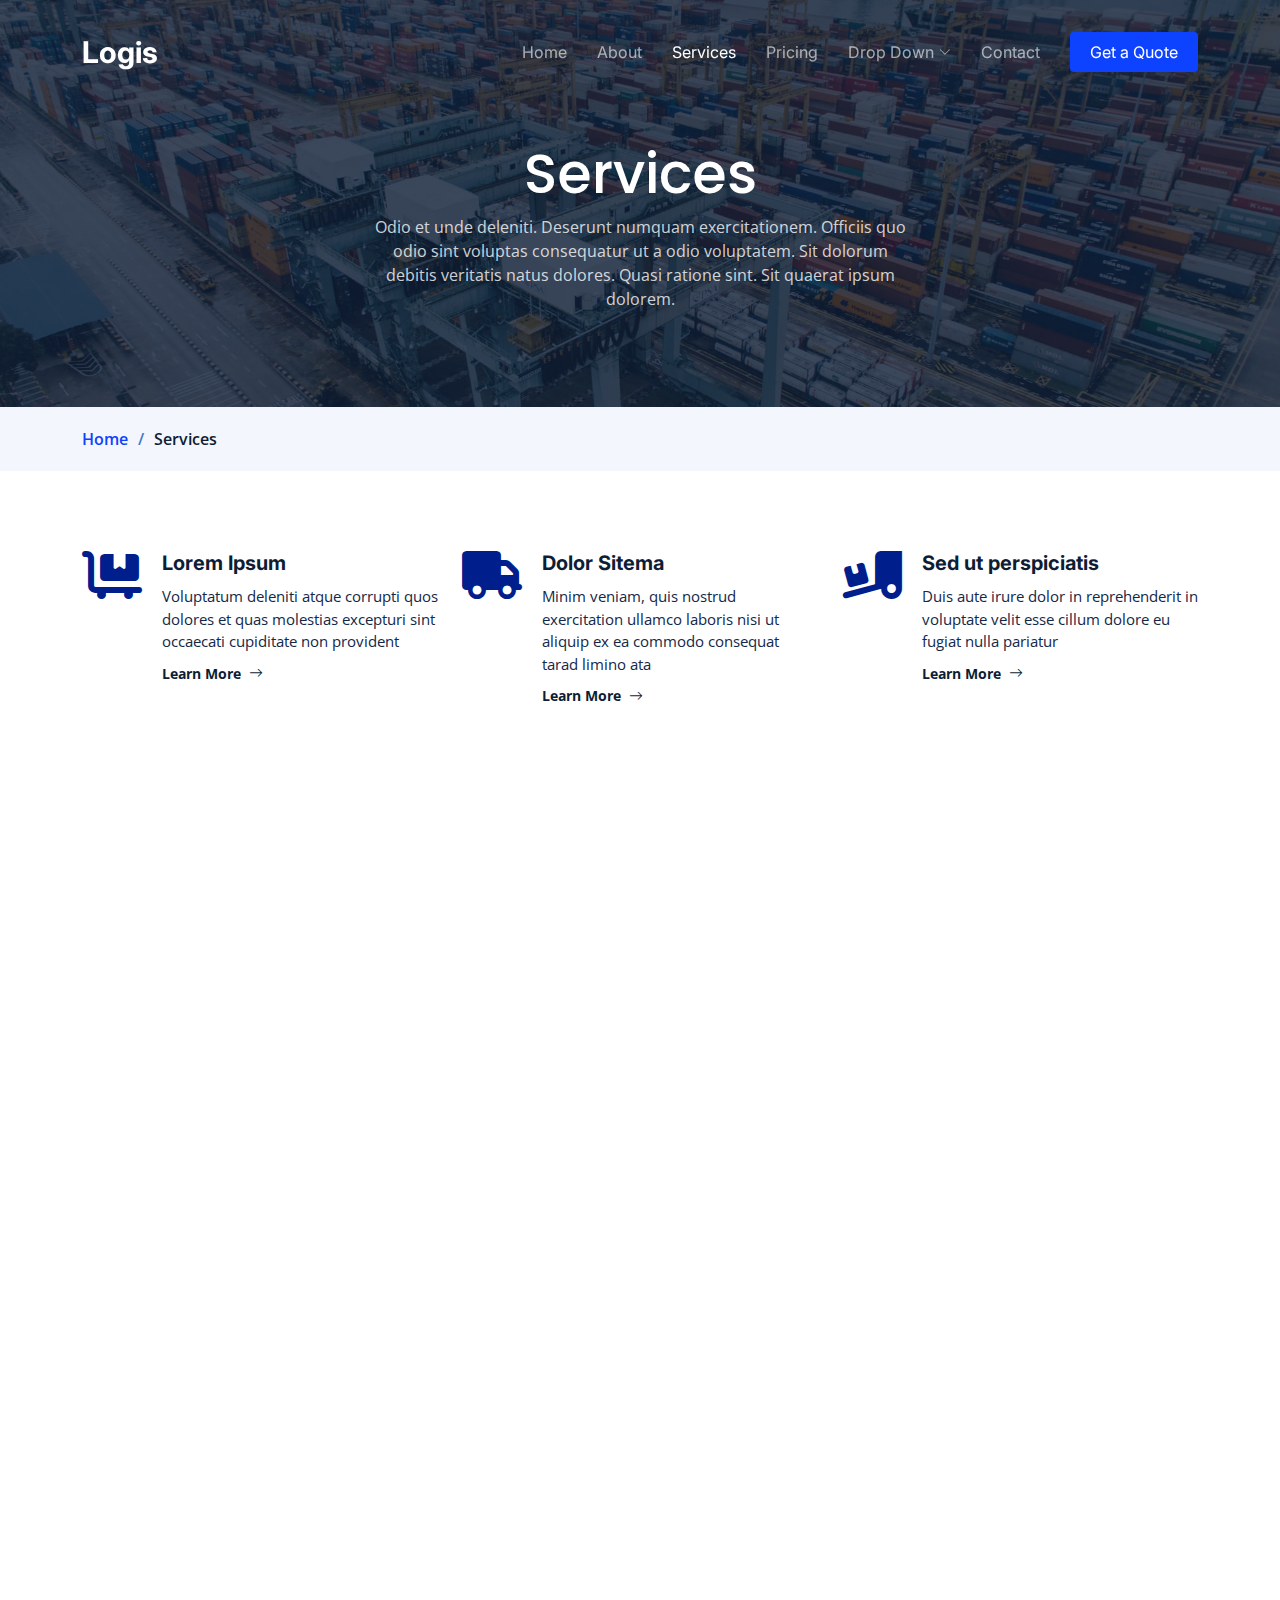
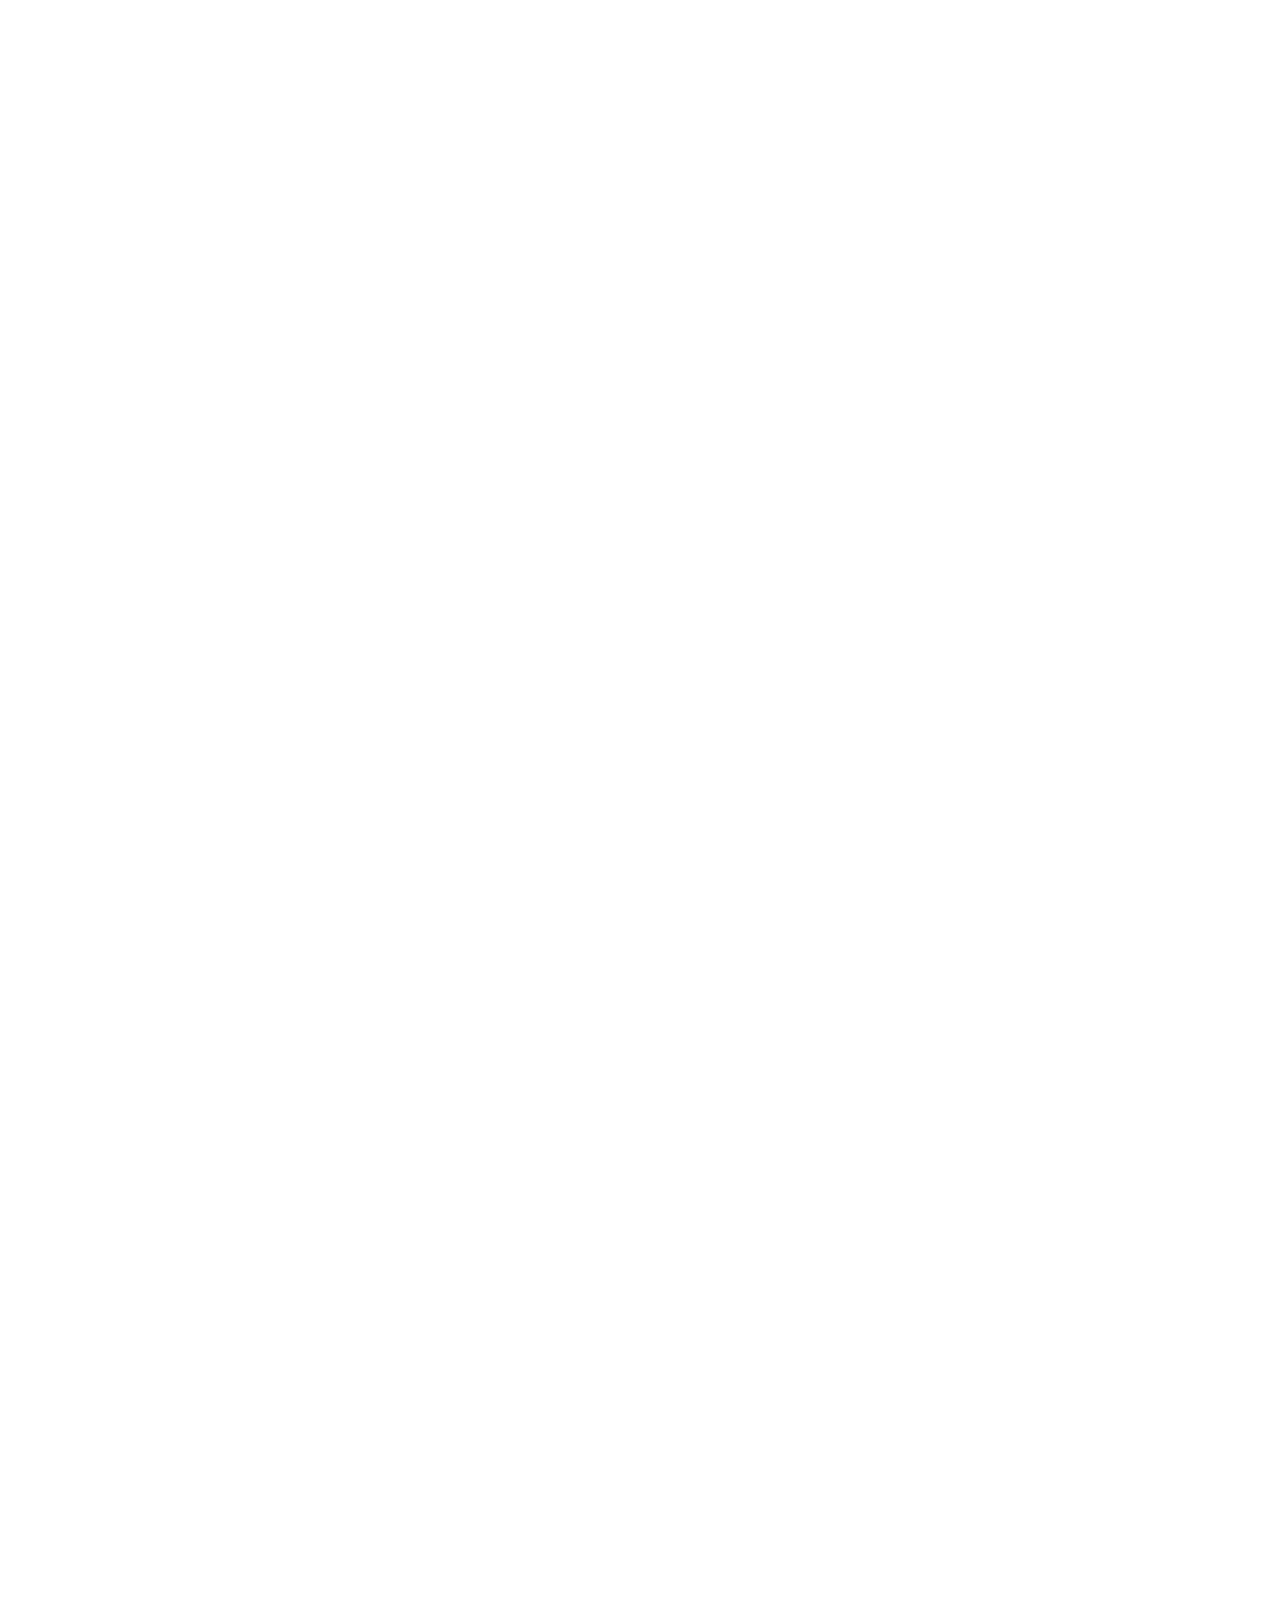
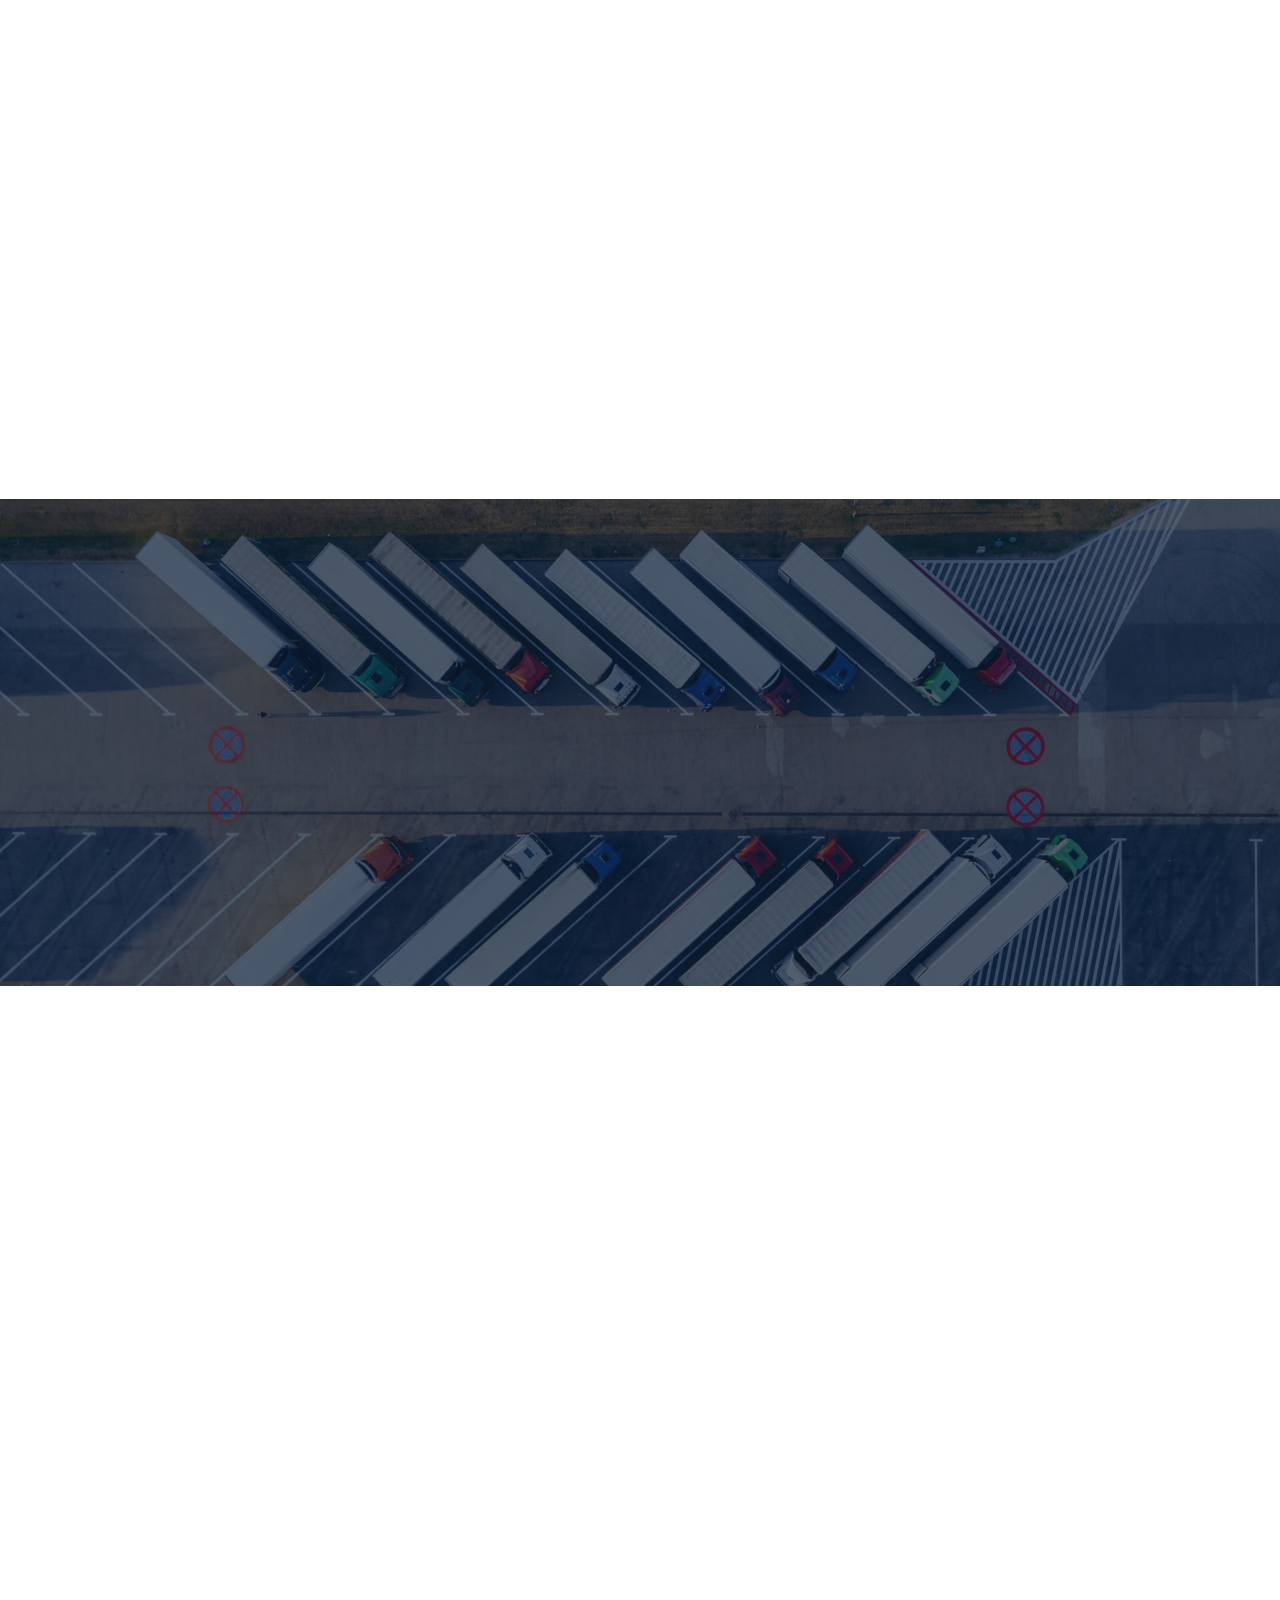
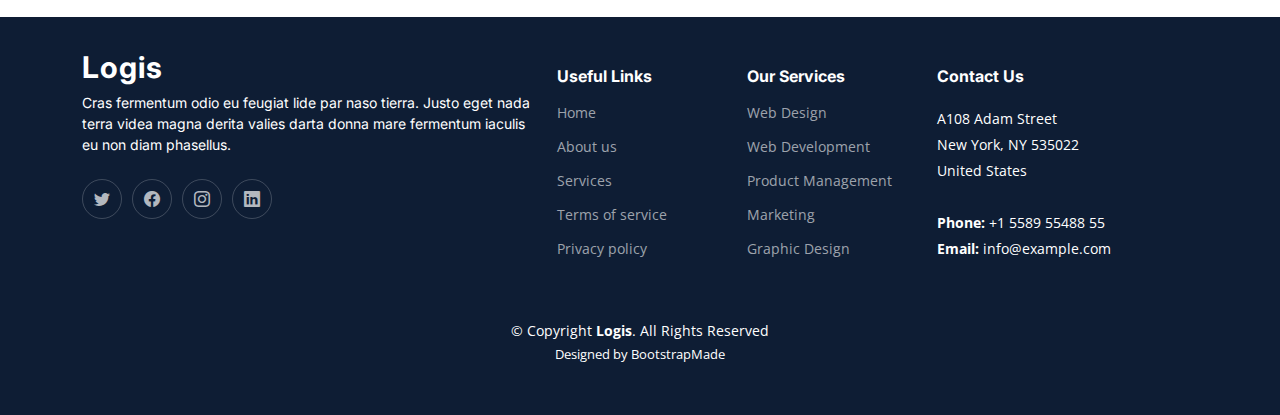
<file: Sample 4/services.html>
<!DOCTYPE html>
<html lang="en">

<head>
  <meta charset="utf-8">
  <meta content="width=device-width, initial-scale=1.0" name="viewport">

  <title>Logis Bootstrap Template - Services</title>
  <meta content="" name="description">
  <meta content="" name="keywords">

  <!-- Favicons -->
  <link href="assets/img/favicon.png" rel="icon">
  <link href="assets/img/apple-touch-icon.png" rel="apple-touch-icon">

  <!-- Google Fonts -->
  <link rel="preconnect" href="https://fonts.googleapis.com">
  <link rel="preconnect" href="https://fonts.gstatic.com" crossorigin>
  <link href="https://fonts.googleapis.com/css2?family=Open+Sans:ital,wght@0,300;0,400;0,500;0,600;0,700;1,300;1,400;1,600;1,700&family=Poppins:ital,wght@0,300;0,400;0,500;0,600;0,700;1,300;1,400;1,500;1,600;1,700&family=Inter:ital,wght@0,300;0,400;0,500;0,600;0,700;1,300;1,400;1,500;1,600;1,700&display=swap" rel="stylesheet">

  <!-- Vendor CSS Files -->
  <link href="assets/vendor/bootstrap/css/bootstrap.min.css" rel="stylesheet">
  <link href="assets/vendor/bootstrap-icons/bootstrap-icons.css" rel="stylesheet">
  <link href="assets/vendor/fontawesome-free/css/all.min.css" rel="stylesheet">
  <link href="assets/vendor/glightbox/css/glightbox.min.css" rel="stylesheet">
  <link href="assets/vendor/swiper/swiper-bundle.min.css" rel="stylesheet">
  <link href="assets/vendor/aos/aos.css" rel="stylesheet">

  <!-- Template Main CSS File -->
  <link href="assets/css/main.css" rel="stylesheet">

  <!-- =======================================================
  * Template Name: Logis
  * Updated: Jul 27 2023 with Bootstrap v5.3.1
  * Template URL: https://bootstrapmade.com/logis-bootstrap-logistics-website-template/
  * Author: BootstrapMade.com
  * License: https://bootstrapmade.com/license/
  ======================================================== -->
</head>

<body>

  <!-- ======= Header ======= -->
  <header id="header" class="header d-flex align-items-center fixed-top">
    <div class="container-fluid container-xl d-flex align-items-center justify-content-between">

      <a href="index.html" class="logo d-flex align-items-center">
        <!-- Uncomment the line below if you also wish to use an image logo -->
        <!-- <img src="assets/img/logo.png" alt=""> -->
        <h1>Logis</h1>
      </a>

      <i class="mobile-nav-toggle mobile-nav-show bi bi-list"></i>
      <i class="mobile-nav-toggle mobile-nav-hide d-none bi bi-x"></i>
      <nav id="navbar" class="navbar">
        <ul>
          <li><a href="index.html">Home</a></li>
          <li><a href="about.html">About</a></li>
          <li><a href="services.html" class="active">Services</a></li>
          <li><a href="pricing.html">Pricing</a></li>
          <li class="dropdown"><a href="#"><span>Drop Down</span> <i class="bi bi-chevron-down dropdown-indicator"></i></a>
            <ul>
              <li><a href="#">Drop Down 1</a></li>
              <li class="dropdown"><a href="#"><span>Deep Drop Down</span> <i class="bi bi-chevron-down dropdown-indicator"></i></a>
                <ul>
                  <li><a href="#">Deep Drop Down 1</a></li>
                  <li><a href="#">Deep Drop Down 2</a></li>
                  <li><a href="#">Deep Drop Down 3</a></li>
                  <li><a href="#">Deep Drop Down 4</a></li>
                  <li><a href="#">Deep Drop Down 5</a></li>
                </ul>
              </li>
              <li><a href="#">Drop Down 2</a></li>
              <li><a href="#">Drop Down 3</a></li>
              <li><a href="#">Drop Down 4</a></li>
            </ul>
          </li>
          <li><a href="contact.html">Contact</a></li>
          <li><a class="get-a-quote" href="get-a-quote.html">Get a Quote</a></li>
        </ul>
      </nav><!-- .navbar -->

    </div>
  </header><!-- End Header -->
  <!-- End Header -->

  <main id="main">

    <!-- ======= Breadcrumbs ======= -->
    <div class="breadcrumbs">
      <div class="page-header d-flex align-items-center" style="background-image: url('assets/img/page-header.jpg');">
        <div class="container position-relative">
          <div class="row d-flex justify-content-center">
            <div class="col-lg-6 text-center">
              <h2>Services</h2>
              <p>Odio et unde deleniti. Deserunt numquam exercitationem. Officiis quo odio sint voluptas consequatur ut a odio voluptatem. Sit dolorum debitis veritatis natus dolores. Quasi ratione sint. Sit quaerat ipsum dolorem.</p>
            </div>
          </div>
        </div>
      </div>
      <nav>
        <div class="container">
          <ol>
            <li><a href="index.html">Home</a></li>
            <li>Services</li>
          </ol>
        </div>
      </nav>
    </div><!-- End Breadcrumbs -->

    <!-- ======= Featured Services Section ======= -->
    <section id="featured-services" class="featured-services">
      <div class="container">

        <div class="row gy-4">

          <div class="col-lg-4 col-md-6 service-item d-flex" data-aos="fade-up">
            <div class="icon flex-shrink-0"><i class="fa-solid fa-cart-flatbed"></i></div>
            <div>
              <h4 class="title">Lorem Ipsum</h4>
              <p class="description">Voluptatum deleniti atque corrupti quos dolores et quas molestias excepturi sint occaecati cupiditate non provident</p>
              <a href="service-details.html" class="readmore stretched-link"><span>Learn More</span><i class="bi bi-arrow-right"></i></a>
            </div>
          </div>
          <!-- End Service Item -->

          <div class="col-lg-4 col-md-6 service-item d-flex" data-aos="fade-up" data-aos-delay="100">
            <div class="icon flex-shrink-0"><i class="fa-solid fa-truck"></i></div>
            <div>
              <h4 class="title">Dolor Sitema</h4>
              <p class="description">Minim veniam, quis nostrud exercitation ullamco laboris nisi ut aliquip ex ea commodo consequat tarad limino ata</p>
              <a href="service-details.html" class="readmore stretched-link"><span>Learn More</span><i class="bi bi-arrow-right"></i></a>
            </div>
          </div><!-- End Service Item -->

          <div class="col-lg-4 col-md-6 service-item d-flex" data-aos="fade-up" data-aos-delay="200">
            <div class="icon flex-shrink-0"><i class="fa-solid fa-truck-ramp-box"></i></div>
            <div>
              <h4 class="title">Sed ut perspiciatis</h4>
              <p class="description">Duis aute irure dolor in reprehenderit in voluptate velit esse cillum dolore eu fugiat nulla pariatur</p>
              <a href="service-details.html" class="readmore stretched-link"><span>Learn More</span><i class="bi bi-arrow-right"></i></a>
            </div>
          </div><!-- End Service Item -->

        </div>

      </div>
    </section><!-- End Featured Services Section -->

    <!-- ======= Services Section ======= -->
    <section id="service" class="services pt-0">
      <div class="container" data-aos="fade-up">

        <div class="section-header">
          <span>Our Services</span>
          <h2>Our Services</h2>

        </div>

        <div class="row gy-4">

          <div class="col-lg-4 col-md-6" data-aos="fade-up" data-aos-delay="100">
            <div class="card">
              <div class="card-img">
                <img src="assets/img/storage-service.jpg" alt="" class="img-fluid">
              </div>
              <h3><a href="service-details.html" class="stretched-link">Storage</a></h3>
              <p>Cumque eos in qui numquam. Aut aspernatur perferendis sed atque quia voluptas quisquam repellendus temporibus itaqueofficiis odit</p>
            </div>
          </div><!-- End Card Item -->

          <div class="col-lg-4 col-md-6" data-aos="fade-up" data-aos-delay="200">
            <div class="card">
              <div class="card-img">
                <img src="assets/img/logistics-service.jpg" alt="" class="img-fluid">
              </div>
              <h3><a href="service-details.html" class="stretched-link">Logistics</a></h3>
              <p>Asperiores provident dolor accusamus pariatur dolore nam id audantium ut et iure incidunt molestiae dolor ipsam ducimus occaecati nisi</p>
            </div>
          </div><!-- End Card Item -->

          <div class="col-lg-4 col-md-6" data-aos="fade-up" data-aos-delay="300">
            <div class="card">
              <div class="card-img">
                <img src="assets/img/cargo-service.jpg" alt="" class="img-fluid">
              </div>
              <h3><a href="service-details.html" class="stretched-link">Cargo</a></h3>
              <p>Dicta quam similique quia architecto eos nisi aut ratione aut ipsum reiciendis sit doloremque oluptatem aut et molestiae ut et nihil</p>
            </div>
          </div><!-- End Card Item -->

          <div class="col-lg-4 col-md-6" data-aos="fade-up" data-aos-delay="400">
            <div class="card">
              <div class="card-img">
                <img src="assets/img/trucking-service.jpg" alt="" class="img-fluid">
              </div>
              <h3><a href="service-details.html" class="stretched-link">Trucking</a></h3>
              <p>Dicta quam similique quia architecto eos nisi aut ratione aut ipsum reiciendis sit doloremque oluptatem aut et molestiae ut et nihil</p>
            </div>
          </div><!-- End Card Item -->

          <div class="col-lg-4 col-md-6" data-aos="fade-up" data-aos-delay="500">
            <div class="card">
              <div class="card-img">
                <img src="assets/img/packaging-service.jpg" alt="" class="img-fluid">
              </div>
              <h3><a href="service-details.html" class="stretched-link">Packaging</a></h3>
              <p>Illo consequuntur quisquam delectus praesentium modi dignissimos facere vel cum onsequuntur maiores beatae consequatur magni voluptates</p>
            </div>
          </div><!-- End Card Item -->

          <div class="col-lg-4 col-md-6" data-aos="fade-up" data-aos-delay="600">
            <div class="card">
              <div class="card-img">
                <img src="assets/img/warehousing-service.jpg" alt="" class="img-fluid">
              </div>
              <h3><a href="service-details.html" class="stretched-link">Warehousing</a></h3>
              <p>Quas assumenda non occaecati molestiae. In aut earum sed natus eatae in vero. Ab modi quisquam aut nostrum unde et qui est non quo nulla</p>
            </div>
          </div><!-- End Card Item -->

        </div>

      </div>
    </section><!-- End Services Section -->

    <!-- ======= Features Section ======= -->
    <section id="features" class="features">
      <div class="container">

        <div class="row gy-4 align-items-center features-item" data-aos="fade-up">

          <div class="col-md-5">
            <img src="assets/img/features-1.jpg" class="img-fluid" alt="">
          </div>
          <div class="col-md-7">
            <h3>Voluptatem dignissimos provident quasi corporis voluptates sit assumenda.</h3>
            <p class="fst-italic">
              Lorem ipsum dolor sit amet, consectetur adipiscing elit, sed do eiusmod tempor incididunt ut labore et dolore
              magna aliqua.
            </p>
            <ul>
              <li><i class="bi bi-check"></i> Ullamco laboris nisi ut aliquip ex ea commodo consequat.</li>
              <li><i class="bi bi-check"></i> Duis aute irure dolor in reprehenderit in voluptate velit.</li>
              <li><i class="bi bi-check"></i> Ullam est qui quos consequatur eos accusamus.</li>
            </ul>
          </div>
        </div><!-- Features Item -->

        <div class="row gy-4 align-items-center features-item" data-aos="fade-up">
          <div class="col-md-5 order-1 order-md-2">
            <img src="assets/img/features-2.jpg" class="img-fluid" alt="">
          </div>
          <div class="col-md-7 order-2 order-md-1">
            <h3>Corporis temporibus maiores provident</h3>
            <p class="fst-italic">
              Lorem ipsum dolor sit amet, consectetur adipiscing elit, sed do eiusmod tempor incididunt ut labore et dolore
              magna aliqua.
            </p>
            <p>
              Ullamco laboris nisi ut aliquip ex ea commodo consequat. Duis aute irure dolor in reprehenderit in voluptate
              velit esse cillum dolore eu fugiat nulla pariatur. Excepteur sint occaecat cupidatat non proident, sunt in
              culpa qui officia deserunt mollit anim id est laborum
            </p>
          </div>
        </div><!-- Features Item -->

        <div class="row gy-4 align-items-center features-item" data-aos="fade-up">
          <div class="col-md-5">
            <img src="assets/img/features-3.jpg" class="img-fluid" alt="">
          </div>
          <div class="col-md-7">
            <h3>Sunt consequatur ad ut est nulla consectetur reiciendis animi voluptas</h3>
            <p>Cupiditate placeat cupiditate placeat est ipsam culpa. Delectus quia minima quod. Sunt saepe odit aut quia voluptatem hic voluptas dolor doloremque.</p>
            <ul>
              <li><i class="bi bi-check"></i> Ullamco laboris nisi ut aliquip ex ea commodo consequat.</li>
              <li><i class="bi bi-check"></i> Duis aute irure dolor in reprehenderit in voluptate velit.</li>
              <li><i class="bi bi-check"></i> Facilis ut et voluptatem aperiam. Autem soluta ad fugiat.</li>
            </ul>
          </div>
        </div><!-- Features Item -->

        <div class="row gy-4 align-items-center features-item" data-aos="fade-up">
          <div class="col-md-5 order-1 order-md-2">
            <img src="assets/img/features-4.jpg" class="img-fluid" alt="">
          </div>
          <div class="col-md-7 order-2 order-md-1">
            <h3>Quas et necessitatibus eaque impedit ipsum animi consequatur incidunt in</h3>
            <p class="fst-italic">
              Lorem ipsum dolor sit amet, consectetur adipiscing elit, sed do eiusmod tempor incididunt ut labore et dolore
              magna aliqua.
            </p>
            <p>
              Ullamco laboris nisi ut aliquip ex ea commodo consequat. Duis aute irure dolor in reprehenderit in voluptate
              velit esse cillum dolore eu fugiat nulla pariatur. Excepteur sint occaecat cupidatat non proident, sunt in
              culpa qui officia deserunt mollit anim id est laborum
            </p>
          </div>
        </div><!-- Features Item -->

      </div>
    </section><!-- End Features Section -->

    <!-- ======= Testimonials Section ======= -->
    <section id="testimonials" class="testimonials">
      <div class="container">

        <div class="slides-1 swiper" data-aos="fade-up">
          <div class="swiper-wrapper">

            <div class="swiper-slide">
              <div class="testimonial-item">
                <img src="assets/img/testimonials/testimonials-1.jpg" class="testimonial-img" alt="">
                <h3>Saul Goodman</h3>
                <h4>Ceo &amp; Founder</h4>
                <div class="stars">
                  <i class="bi bi-star-fill"></i><i class="bi bi-star-fill"></i><i class="bi bi-star-fill"></i><i class="bi bi-star-fill"></i><i class="bi bi-star-fill"></i>
                </div>
                <p>
                  <i class="bi bi-quote quote-icon-left"></i>
                  Proin iaculis purus consequat sem cure digni ssim donec porttitora entum suscipit rhoncus. Accusantium quam, ultricies eget id, aliquam eget nibh et. Maecen aliquam, risus at semper.
                  <i class="bi bi-quote quote-icon-right"></i>
                </p>
              </div>
            </div><!-- End testimonial item -->

            <div class="swiper-slide">
              <div class="testimonial-item">
                <img src="assets/img/testimonials/testimonials-2.jpg" class="testimonial-img" alt="">
                <h3>Sara Wilsson</h3>
                <h4>Designer</h4>
                <div class="stars">
                  <i class="bi bi-star-fill"></i><i class="bi bi-star-fill"></i><i class="bi bi-star-fill"></i><i class="bi bi-star-fill"></i><i class="bi bi-star-fill"></i>
                </div>
                <p>
                  <i class="bi bi-quote quote-icon-left"></i>
                  Export tempor illum tamen malis malis eram quae irure esse labore quem cillum quid cillum eram malis quorum velit fore eram velit sunt aliqua noster fugiat irure amet legam anim culpa.
                  <i class="bi bi-quote quote-icon-right"></i>
                </p>
              </div>
            </div><!-- End testimonial item -->

            <div class="swiper-slide">
              <div class="testimonial-item">
                <img src="assets/img/testimonials/testimonials-3.jpg" class="testimonial-img" alt="">
                <h3>Jena Karlis</h3>
                <h4>Store Owner</h4>
                <div class="stars">
                  <i class="bi bi-star-fill"></i><i class="bi bi-star-fill"></i><i class="bi bi-star-fill"></i><i class="bi bi-star-fill"></i><i class="bi bi-star-fill"></i>
                </div>
                <p>
                  <i class="bi bi-quote quote-icon-left"></i>
                  Enim nisi quem export duis labore cillum quae magna enim sint quorum nulla quem veniam duis minim tempor labore quem eram duis noster aute amet eram fore quis sint minim.
                  <i class="bi bi-quote quote-icon-right"></i>
                </p>
              </div>
            </div><!-- End testimonial item -->

            <div class="swiper-slide">
              <div class="testimonial-item">
                <img src="assets/img/testimonials/testimonials-4.jpg" class="testimonial-img" alt="">
                <h3>Matt Brandon</h3>
                <h4>Freelancer</h4>
                <div class="stars">
                  <i class="bi bi-star-fill"></i><i class="bi bi-star-fill"></i><i class="bi bi-star-fill"></i><i class="bi bi-star-fill"></i><i class="bi bi-star-fill"></i>
                </div>
                <p>
                  <i class="bi bi-quote quote-icon-left"></i>
                  Fugiat enim eram quae cillum dolore dolor amet nulla culpa multos export minim fugiat minim velit minim dolor enim duis veniam ipsum anim magna sunt elit fore quem dolore labore illum veniam.
                  <i class="bi bi-quote quote-icon-right"></i>
                </p>
              </div>
            </div><!-- End testimonial item -->

            <div class="swiper-slide">
              <div class="testimonial-item">
                <img src="assets/img/testimonials/testimonials-5.jpg" class="testimonial-img" alt="">
                <h3>John Larson</h3>
                <h4>Entrepreneur</h4>
                <div class="stars">
                  <i class="bi bi-star-fill"></i><i class="bi bi-star-fill"></i><i class="bi bi-star-fill"></i><i class="bi bi-star-fill"></i><i class="bi bi-star-fill"></i>
                </div>
                <p>
                  <i class="bi bi-quote quote-icon-left"></i>
                  Quis quorum aliqua sint quem legam fore sunt eram irure aliqua veniam tempor noster veniam enim culpa labore duis sunt culpa nulla illum cillum fugiat legam esse veniam culpa fore nisi cillum quid.
                  <i class="bi bi-quote quote-icon-right"></i>
                </p>
              </div>
            </div><!-- End testimonial item -->

          </div>
          <div class="swiper-pagination"></div>
        </div>

      </div>
    </section><!-- End Testimonials Section -->

    <!-- ======= Frequently Asked Questions Section ======= -->
    <section id="faq" class="faq">
      <div class="container" data-aos="fade-up">

        <div class="section-header">
          <span>Frequently Asked Questions</span>
          <h2>Frequently Asked Questions</h2>

        </div>

        <div class="row justify-content-center" data-aos="fade-up" data-aos-delay="200">
          <div class="col-lg-10">

            <div class="accordion accordion-flush" id="faqlist">

              <div class="accordion-item">
                <h3 class="accordion-header">
                  <button class="accordion-button collapsed" type="button" data-bs-toggle="collapse" data-bs-target="#faq-content-1">
                    <i class="bi bi-question-circle question-icon"></i>
                    Non consectetur a erat nam at lectus urna duis?
                  </button>
                </h3>
                <div id="faq-content-1" class="accordion-collapse collapse" data-bs-parent="#faqlist">
                  <div class="accordion-body">
                    Feugiat pretium nibh ipsum consequat. Tempus iaculis urna id volutpat lacus laoreet non curabitur gravida. Venenatis lectus magna fringilla urna porttitor rhoncus dolor purus non.
                  </div>
                </div>
              </div><!-- # Faq item-->

              <div class="accordion-item">
                <h3 class="accordion-header">
                  <button class="accordion-button collapsed" type="button" data-bs-toggle="collapse" data-bs-target="#faq-content-2">
                    <i class="bi bi-question-circle question-icon"></i>
                    Feugiat scelerisque varius morbi enim nunc faucibus a pellentesque?
                  </button>
                </h3>
                <div id="faq-content-2" class="accordion-collapse collapse" data-bs-parent="#faqlist">
                  <div class="accordion-body">
                    Dolor sit amet consectetur adipiscing elit pellentesque habitant morbi. Id interdum velit laoreet id donec ultrices. Fringilla phasellus faucibus scelerisque eleifend donec pretium. Est pellentesque elit ullamcorper dignissim. Mauris ultrices eros in cursus turpis massa tincidunt dui.
                  </div>
                </div>
              </div><!-- # Faq item-->

              <div class="accordion-item">
                <h3 class="accordion-header">
                  <button class="accordion-button collapsed" type="button" data-bs-toggle="collapse" data-bs-target="#faq-content-3">
                    <i class="bi bi-question-circle question-icon"></i>
                    Dolor sit amet consectetur adipiscing elit pellentesque habitant morbi?
                  </button>
                </h3>
                <div id="faq-content-3" class="accordion-collapse collapse" data-bs-parent="#faqlist">
                  <div class="accordion-body">
                    Eleifend mi in nulla posuere sollicitudin aliquam ultrices sagittis orci. Faucibus pulvinar elementum integer enim. Sem nulla pharetra diam sit amet nisl suscipit. Rutrum tellus pellentesque eu tincidunt. Lectus urna duis convallis convallis tellus. Urna molestie at elementum eu facilisis sed odio morbi quis
                  </div>
                </div>
              </div><!-- # Faq item-->

              <div class="accordion-item">
                <h3 class="accordion-header">
                  <button class="accordion-button collapsed" type="button" data-bs-toggle="collapse" data-bs-target="#faq-content-4">
                    <i class="bi bi-question-circle question-icon"></i>
                    Ac odio tempor orci dapibus. Aliquam eleifend mi in nulla?
                  </button>
                </h3>
                <div id="faq-content-4" class="accordion-collapse collapse" data-bs-parent="#faqlist">
                  <div class="accordion-body">
                    <i class="bi bi-question-circle question-icon"></i>
                    Dolor sit amet consectetur adipiscing elit pellentesque habitant morbi. Id interdum velit laoreet id donec ultrices. Fringilla phasellus faucibus scelerisque eleifend donec pretium. Est pellentesque elit ullamcorper dignissim. Mauris ultrices eros in cursus turpis massa tincidunt dui.
                  </div>
                </div>
              </div><!-- # Faq item-->

              <div class="accordion-item">
                <h3 class="accordion-header">
                  <button class="accordion-button collapsed" type="button" data-bs-toggle="collapse" data-bs-target="#faq-content-5">
                    <i class="bi bi-question-circle question-icon"></i>
                    Tempus quam pellentesque nec nam aliquam sem et tortor consequat?
                  </button>
                </h3>
                <div id="faq-content-5" class="accordion-collapse collapse" data-bs-parent="#faqlist">
                  <div class="accordion-body">
                    Molestie a iaculis at erat pellentesque adipiscing commodo. Dignissim suspendisse in est ante in. Nunc vel risus commodo viverra maecenas accumsan. Sit amet nisl suscipit adipiscing bibendum est. Purus gravida quis blandit turpis cursus in
                  </div>
                </div>
              </div><!-- # Faq item-->

            </div>

          </div>
        </div>

      </div>
    </section><!-- End Frequently Asked Questions Section -->

  </main><!-- End #main -->

  <!-- ======= Footer ======= -->
  <footer id="footer" class="footer">

    <div class="container">
      <div class="row gy-4">
        <div class="col-lg-5 col-md-12 footer-info">
          <a href="index.html" class="logo d-flex align-items-center">
            <span>Logis</span>
          </a>
          <p>Cras fermentum odio eu feugiat lide par naso tierra. Justo eget nada terra videa magna derita valies darta donna mare fermentum iaculis eu non diam phasellus.</p>
          <div class="social-links d-flex mt-4">
            <a href="#" class="twitter"><i class="bi bi-twitter"></i></a>
            <a href="#" class="facebook"><i class="bi bi-facebook"></i></a>
            <a href="#" class="instagram"><i class="bi bi-instagram"></i></a>
            <a href="#" class="linkedin"><i class="bi bi-linkedin"></i></a>
          </div>
        </div>

        <div class="col-lg-2 col-6 footer-links">
          <h4>Useful Links</h4>
          <ul>
            <li><a href="#">Home</a></li>
            <li><a href="#">About us</a></li>
            <li><a href="#">Services</a></li>
            <li><a href="#">Terms of service</a></li>
            <li><a href="#">Privacy policy</a></li>
          </ul>
        </div>

        <div class="col-lg-2 col-6 footer-links">
          <h4>Our Services</h4>
          <ul>
            <li><a href="#">Web Design</a></li>
            <li><a href="#">Web Development</a></li>
            <li><a href="#">Product Management</a></li>
            <li><a href="#">Marketing</a></li>
            <li><a href="#">Graphic Design</a></li>
          </ul>
        </div>

        <div class="col-lg-3 col-md-12 footer-contact text-center text-md-start">
          <h4>Contact Us</h4>
          <p>
            A108 Adam Street <br>
            New York, NY 535022<br>
            United States <br><br>
            <strong>Phone:</strong> +1 5589 55488 55<br>
            <strong>Email:</strong> info@example.com<br>
          </p>

        </div>

      </div>
    </div>

    <div class="container mt-4">
      <div class="copyright">
        &copy; Copyright <strong><span>Logis</span></strong>. All Rights Reserved
      </div>
      <div class="credits">
        <!-- All the links in the footer should remain intact. -->
        <!-- You can delete the links only if you purchased the pro version. -->
        <!-- Licensing information: https://bootstrapmade.com/license/ -->
        <!-- Purchase the pro version with working PHP/AJAX contact form: https://bootstrapmade.com/logis-bootstrap-logistics-website-template/ -->
        Designed by <a href="https://bootstrapmade.com/">BootstrapMade</a>
      </div>
    </div>

  </footer><!-- End Footer -->
  <!-- End Footer -->

  <a href="#" class="scroll-top d-flex align-items-center justify-content-center"><i class="bi bi-arrow-up-short"></i></a>

  <div id="preloader"></div>

  <!-- Vendor JS Files -->
  <script src="assets/vendor/bootstrap/js/bootstrap.bundle.min.js"></script>
  <script src="assets/vendor/purecounter/purecounter_vanilla.js"></script>
  <script src="assets/vendor/glightbox/js/glightbox.min.js"></script>
  <script src="assets/vendor/swiper/swiper-bundle.min.js"></script>
  <script src="assets/vendor/aos/aos.js"></script>
  <script src="assets/vendor/php-email-form/validate.js"></script>

  <!-- Template Main JS File -->
  <script src="assets/js/main.js"></script>

</body>

</html>
</file>
<file: Sample3/assets/css/style.css>
/*--------------------------------------------------------------
# General
--------------------------------------------------------------*/
body {
  font-family: "Open Sans", sans-serif;
  color: #4d4643;
}

a {
  color: var(--primary-color);
  text-decoration: none;
}

a:hover {
  color: var(--primary-color);
  text-decoration: none;
}

h1,
h2,
h3,
h4,
h5,
h6 {
  font-family: "Roboto", sans-serif;
}

:root {
  --primary-color: #029402;
  --secondary-color: #2864a6;
  --tertiary-color:#f96b31;
}
/*--------------------------------------------------------------
# Back to top button
--------------------------------------------------------------*/
.back-to-top {
  position: fixed;
  visibility: hidden;
  opacity: 0;
  right: 15px;
  bottom: 15px;
  z-index: 996;
  background: var(--primary-color);
  width: 40px;
  height: 40px;
  border-radius: 4px;
  transition: all 0.4s;
}

.back-to-top i {
  font-size: 28px;
  color: #fff;
  line-height: 0;
}

.back-to-top:hover {
  background: #21df41;
  color: #fff;
}

.back-to-top.active {
  visibility: visible;
  opacity: 1;
}

/*--------------------------------------------------------------
# Disable AOS delay on mobile
--------------------------------------------------------------*/
@media screen and (max-width: 768px) {
  [data-aos-delay] {
    transition-delay: 0 !important;
  }
}

/*--------------------------------------------------------------
# Header
--------------------------------------------------------------*/
#header {
  background: #fff;
  transition: all 0.5s;
  z-index: 997;
  padding: 15px 0;
  box-shadow: 0px 2px 15px rgba(0, 0, 0, 0.1);
}

#header .logo {
  font-size: 28px;
  margin: 0;
  padding: 0;
  line-height: 1;
  font-weight: 700;
  letter-spacing: 0.5px;
  text-transform: uppercase;
}

#header .logo a {
  color: #111;
}

#header .logo a span {
  color: var(--secondary-color);
}

#header .logo img {
  max-height: 40px;
}

/*--------------------------------------------------------------
# Header Social Links
--------------------------------------------------------------*/
.header-social-links {
  margin-left: 20px;
  border-left: 1px solid #c4c4c4;
}

.header-social-links a {
  color: #a0a0a0;
  display: inline-block;
  line-height: 0px;
  transition: 0.3s;
  padding-left: 20px;
}

.header-social-links a i {
  line-height: 0;
}

.header-social-links a:hover {
  color: var(--secondary-color);
}

@media (max-width: 768px) {
  .header-social-links {
    padding: 0 15px 0 0;
    border-left: 0;
  }
}

/*--------------------------------------------------------------
# Navigation Menu
--------------------------------------------------------------*/
/**
* Desktop Navigation 
*/
.navbar {
  padding: 0;
}

.navbar ul {
  margin: 0;
  padding: 0;
  display: flex;
  list-style: none;
  align-items: center;
}

.navbar li {
  position: relative;
}

.navbar a,
.navbar a:focus {
  display: flex;
  align-items: center;
  justify-content: space-between;
  padding: 10px 0 10px 30px;
  font-family: "Roboto", sans-serif;
  font-size: 13px;
  font-weight: 600;
  color: #111;
  white-space: nowrap;
  text-transform: uppercase;
  transition: 0.3s;
}

.navbar a i,
.navbar a:focus i {
  font-size: 12px;
  line-height: 0;
  margin-left: 5px;
}

.navbar a:hover,
.navbar .active,
.navbar .active:focus,
.navbar li:hover>a {
  color: var(--secondary-color);
}

.navbar .dropdown ul {
  display: block;
  position: absolute;
  left: 14px;
  top: calc(100% + 30px);
  margin: 0;
  padding: 10px 0;
  z-index: 99;
  opacity: 0;
  visibility: hidden;
  background: #fff;
  box-shadow: 0px 0px 30px rgba(127, 137, 161, 0.25);
  transition: 0.3s;
  border-top: 2px solid var(--secondary-color);
}

.navbar .dropdown ul li {
  min-width: 200px;
}

.navbar .dropdown ul a {
  padding: 10px 20px;
  font-size: 14px;
  font-weight: 500;
  text-transform: none;
  color: #111;
}

.navbar .dropdown ul a i {
  font-size: 12px;
}

.navbar .dropdown ul a:hover,
.navbar .dropdown ul .active:hover,
.navbar .dropdown ul li:hover>a {
  color: var(--secondary-color);
}

.navbar .dropdown:hover>ul {
  opacity: 1;
  top: 100%;
  visibility: visible;
}

.navbar .dropdown .dropdown ul {
  top: 0;
  left: calc(100% - 30px);
  visibility: hidden;
}

.navbar .dropdown .dropdown:hover>ul {
  opacity: 1;
  top: 0;
  left: 100%;
  visibility: visible;
}

@media (max-width: 1366px) {
  .navbar .dropdown .dropdown ul {
    left: -90%;
  }

  .navbar .dropdown .dropdown:hover>ul {
    left: -100%;
  }
}

/**
* Mobile Navigation 
*/
.mobile-nav-toggle {
  color: #111;
  font-size: 28px;
  cursor: pointer;
  display: none;
  line-height: 0;
  transition: 0.5s;
}

.mobile-nav-toggle.bi-x {
  color: #fff;
}

@media (max-width: 991px) {
  .mobile-nav-toggle {
    display: block;
  }

  .navbar ul {
    display: none;
  }
}

.navbar-mobile {
  position: fixed;
  overflow: hidden;
  top: 0;
  right: 0;
  left: 0;
  bottom: 0;
  background: rgba(0, 0, 0, 0.9);
  transition: 0.3s;
  z-index: 999;
}

.navbar-mobile .mobile-nav-toggle {
  position: absolute;
  top: 15px;
  right: 15px;
}

.navbar-mobile ul {
  display: block;
  position: absolute;
  top: 55px;
  right: 15px;
  bottom: 15px;
  left: 15px;
  padding: 10px 0;
  background-color: #fff;
  overflow-y: auto;
  transition: 0.3s;
}

.navbar-mobile a,
.navbar-mobile a:focus {
  padding: 10px 20px;
  font-size: 15px;
  color: #111;
}

.navbar-mobile a:hover,
.navbar-mobile .active,
.navbar-mobile li:hover>a {
  color: var(--secondary-color);
}

.navbar-mobile .getstarted,
.navbar-mobile .getstarted:focus {
  margin: 15px;
}

.navbar-mobile .dropdown ul {
  position: static;
  display: none;
  margin: 10px 20px;
  padding: 10px 0;
  z-index: 99;
  opacity: 1;
  visibility: visible;
  background: #fff;
  box-shadow: 0px 0px 30px rgba(127, 137, 161, 0.25);
}

.navbar-mobile .dropdown ul li {
  min-width: 200px;
}

.navbar-mobile .dropdown ul a {
  padding: 10px 20px;
}

.navbar-mobile .dropdown ul a i {
  font-size: 12px;
}

.navbar-mobile .dropdown ul a:hover,
.navbar-mobile .dropdown ul .active:hover,
.navbar-mobile .dropdown ul li:hover>a {
  color: var(--secondary-color);
}

.navbar-mobile .dropdown>.dropdown-active {
  display: block;
}

/*--------------------------------------------------------------
# Hero Section
--------------------------------------------------------------*/
#hero {
  width: 100%;
  height: 100vh;
  background-color: rgba(0, 0, 0, 0.8);
  overflow: hidden;
  position: relative;
}

#hero .carousel,
#hero .carousel-inner,
#hero .carousel-item,
#hero .carousel-item::before {
  position: absolute;
  top: 0;
  right: 0;
  left: 0;
  bottom: 0;
}

#hero .carousel-item {
  background-size: cover;
  background-position: center;
  background-repeat: no-repeat;
}

#hero .carousel-item::before {
  content: "";
  background-color: rgba(30, 35, 40, 0.6);
}

#hero .carousel-container {
  display: flex;
  justify-content: center;
  align-items: center;
  position: absolute;
  bottom: 0;
  top: 70px;
  left: 50px;
  right: 50px;
}

#hero .container {
  text-align: center;
}

#hero h2 {
  color: #f3812a;
  margin-bottom: 20px;
  font-size: 48px;
  font-weight: 700;
}

#hero p {
  animation-delay: 0.4s;
  margin: 0 auto 30px auto;
  color: #ffffff;
  width: 60%;
}

/* Media query for adjusting paragraph width on small screens */
@media screen and (max-width: 767px) {
  #hero p {
    width: 85%; /* Adjust the width for small screens */
  }
}
#hero .carousel-inner .carousel-item {
  transition-property: opacity;
  background-position: center top;
}

#hero .carousel-inner .carousel-item,
#hero .carousel-inner .active.carousel-item-start,
#hero .carousel-inner .active.carousel-item-end {
  opacity: 0;
}

#hero .carousel-inner .active,
#hero .carousel-inner .carousel-item-next.carousel-item-start,
#hero .carousel-inner .carousel-item-prev.carousel-item-end {
  opacity: 1;
  transition: 0.5s;
}

#hero .carousel-inner .carousel-item-next,
#hero .carousel-inner .carousel-item-prev,
#hero .carousel-inner .active.carousel-item-start,
#hero .carousel-inner .active.carousel-item-end {
  left: 0;
  transform: translate3d(0, 0, 0);
}

#hero .carousel-control-next-icon,
#hero .carousel-control-prev-icon {
  background: none;
  font-size: 30px;
  line-height: 0;
  width: auto;
  height: auto;
  background: rgba(255, 255, 255, 0.2);
  border-radius: 50px;
  transition: 0.3s;
  color: rgba(255, 255, 255, 0.5);
  width: 54px;
  height: 54px;
  display: flex;
  align-items: center;
  justify-content: center;
}

#hero .carousel-control-next-icon:hover,
#hero .carousel-control-prev-icon:hover {
  background: rgba(255, 255, 255, 0.3);
  color: rgba(255, 255, 255, 0.8);
}

#hero .carousel-indicators li {
  list-style-type: none;
  cursor: pointer;
  background: #fff;
  overflow: hidden;
  border: 0;
  width: 12px;
  height: 12px;
  border-radius: 50px;
  opacity: 0.6;
  transition: 0.3s;
}

#hero .carousel-indicators li.active {
  opacity: 1;
  background: #d9232d;
}

#hero .btn-get-started {
  font-family: "Raleway", sans-serif;
  font-weight: 500;
  font-size: 14px;
  letter-spacing: 1px;
  display: inline-block;
  padding: 14px 32px;
  border-radius: 4px;
  transition: 0.5s;
  line-height: 1;
  color: #fff;
  animation-delay: 0.8s;
  background: #d9232d;
}

#hero .btn-get-started:hover {
  background: #df3740;
}

@media (max-width: 992px) {
  #hero {
    height: 100vh;
  }

  #hero .carousel-container {
    top: 8px;
  }
}

@media (max-width: 768px) {
  #hero h2 {
    font-size: 28px;
  }
}

@media (min-width: 1024px) {

  #hero .carousel-control-prev,
  #hero .carousel-control-next {
    width: 5%;
  }
}

@media (max-height: 500px) {
  #hero {
    height: 120vh;
  }
}


/*--------------------------------------------------------------
# Featured Services Section
--------------------------------------------------------------*/
.featured-services .service-item {
  position: relative;
  height: 100%;
  margin-bottom: 20px;
}

.featured-services .service-item .icon {
  margin-right: 20px;
}

.featured-services .service-item .icon i {
  color: #001f8d;
  font-size: 48px;
  transition: 0.3s;
}

.featured-services .service-item:hover .icon {
  background: #fff;
}

.featured-services .service-item:hover .icon i {
  color: var(--color-primary);
}

.featured-services .service-item .title {
  font-weight: 700;
  margin-bottom: 10px;
  font-size: 20px;
  color: var(--color-secondary);
  transition: 0.3s;
}

.featured-services .service-item .description {
  font-size: 15px;
  color: #132848;
  margin-bottom: 10px;
}

.featured-services .service-item .readmore {
  display: flex;
  align-items: center;
  color: var(--color-secondary);
  transition: 0.3s;
  font-weight: 700;
  font-size: 14px;
}

.featured-services .service-item .readmore i {
  margin-left: 8px;
}

.featured-services .service-item:hover .title,
.featured-services .service-item:hover .readmore,
.featured-services .service-item:hover .icon i {
  color: var(--color-primary);
}

/*--------------------------------------------------------------
# About Us Section
--------------------------------------------------------------*/
.about .content h3 {
  font-weight: 700;
  font-size: 32px;
  font-family: var(--font-secondary);
  color: #001f8d;
}

.about .content ul {
  list-style: none;
  padding: 0;
}

.about .content ul li {
  display: flex;
  align-items: flex-start;
  margin-top: 40px;
}

.about .content ul i {
  flex-shrink: 0;
  font-size: 48px;
  color: var(--color-primary);
  margin-right: 20px;
  line-height: 0;
}

.about .content ul h5 {
  font-size: 18px;
  font-weight: 700;
  color: #19335c;
}

.about .content ul p {
  font-size: 15px;
}

.about .content p:last-child {
  margin-bottom: 0;
}

.about .play-btn {
  width: 94px;
  height: 94px;
  background: radial-gradient(var(--color-primary) 50%, rgba(13, 66, 255, 0.4) 52%);
  border-radius: 50%;
  display: block;
  position: absolute;
  left: calc(50% - 47px);
  top: calc(50% - 47px);
  overflow: hidden;
}

.about .play-btn:before {
  content: "";
  position: absolute;
  width: 120px;
  height: 120px;
  animation-delay: 0s;
  animation: pulsate-btn 2s;
  animation-direction: forwards;
  animation-iteration-count: infinite;
  animation-timing-function: steps;
  opacity: 1;
  border-radius: 50%;
  border: 5px solid rgba(13, 66, 255, 0.7);
  top: -15%;
  left: -15%;
  background: rgba(198, 16, 0, 0);
}

.about .play-btn:after {
  content: "";
  position: absolute;
  left: 50%;
  top: 50%;
  transform: translateX(-40%) translateY(-50%);
  width: 0;
  height: 0;
  border-top: 10px solid transparent;
  border-bottom: 10px solid transparent;
  border-left: 15px solid #fff;
  z-index: 100;
  transition: all 400ms cubic-bezier(0.55, 0.055, 0.675, 0.19);
}

.about .play-btn:hover:before {
  content: "";
  position: absolute;
  left: 50%;
  top: 50%;
  transform: translateX(-40%) translateY(-50%);
  width: 0;
  height: 0;
  border: none;
  border-top: 10px solid transparent;
  border-bottom: 10px solid transparent;
  border-left: 15px solid #fff;
  z-index: 200;
  animation: none;
  border-radius: 0;
}

.about .play-btn:hover:after {
  border-left: 15px solid var(--color-primary);
  transform: scale(20);
}

@keyframes pulsate-btn {
  0% {
    transform: scale(0.6, 0.6);
    opacity: 1;
  }

  100% {
    transform: scale(1, 1);
    opacity: 0;
  }
}

/*--------------------------------------------------------------
# Sections General
--------------------------------------------------------------*/
/*--------------------------------------------------------------
# Sections & Section Header
--------------------------------------------------------------*/
section {
  padding: 80px 0;
  overflow: hidden;
}

.section-header {
  text-align: center;
  padding: 30px 0;
  position: relative;
}

.section-header h2 {
  font-size: 32px;
  font-weight: 700;
  text-transform: uppercase;
  margin-bottom: 20px;
  padding-bottom: 0;
  color: #001973;
  position: relative;
  z-index: 2;
  margin-bottom: 20px;
  padding-bottom: 20px;
  position: relative;
}

.section-header h2:after {
  content: "";
  position: absolute;
  display: block;
  width: 50px;
  height: 3px;
  background: var(--color-primary);
  left: 0;
  right: 0;
  bottom: 0;
  margin: auto;
}

.section-header span {
  position: absolute;
  top: 46px;
  color: rgba(14, 29, 52, 0.06);
  left: 0;
  right: 0;
  z-index: 1;
  font-weight: 700;
  font-size: 56px;
  text-transform: uppercase;
  line-height: 0;
}

.section-header p {
  margin-bottom: 0;
  position: relative;
  z-index: 2;
}

@media (max-width: 640px) {
  .section-header h2 {
    font-size: 28px;
    margin-bottom: 15px;
  }

  .section-header span {
    font-size: 38px;
  }
}
/*--------------------------------------------------------------
# Breadcrumbs
--------------------------------------------------------------*/
.breadcrumbs {
  padding: 15px 0;
  background: var(--secondary-color);
  min-height: 40px;
  margin-top: 72px;
}

.breadcrumbs h2 {
  font-size: 26px;
  font-weight: 300;
  color: #fff;
}

.breadcrumbs ol {
  display: flex;
  flex-wrap: wrap;
  list-style: none;
  padding: 0;
  margin: 0;
  color: #fff;
}

.breadcrumbs ol a {
  color: #fff;
}

.breadcrumbs ol li+li {
  padding-left: 10px;
}

.breadcrumbs ol li+li::before {
  display: inline-block;
  padding-right: 10px;
  color: #fff;
  content: "/";
}

@media (max-width: 991px) {
  .breadcrumbs {
    margin-top: 58px;
  }

  .breadcrumbs .d-flex {
    display: block !important;
  }

  .breadcrumbs ol {
    display: block;
  }

  .breadcrumbs ol li {
    display: inline-block;
  }
}

/*--------------------------------------------------------------
# Services Section
--------------------------------------------------------------*/
.services .card {
  border: 1px solid rgba(14, 29, 52, 0.15);
  background: #fff;
  position: relative;
  border-radius: 0;
  height: 100%;
}

.services .card .card-img {
  overflow: hidden;
  margin-bottom: 15px;
  border-radius: 0;
 
}

.services .card .card-img img {
  transition: 0.3s ease-in-out;
  height:30vh;
  width: 100%;
}

.services .card h3 {
  font-weight: 700;
  font-size: 18px;
  margin-bottom: 5px;
  padding: 10px 30px;
  text-transform: uppercase;
}

.services .card a {
  color: #001973;
  transition: 0.3;
}

.services .card a:hover {
  color: var(--color-primary);
}

.services .card p {
  padding: 0 30px;
  margin-bottom: 30px;
  color: var(--color-secondary);
  font-size: 15px;
}

.services .card:hover .card-img img {
  transform: scale(1.1);
}

/*--------------------------------------------------------------
# Portfolio
--------------------------------------------------------------*/
.portfolio #portfolio-flters {
  padding: 0;
  margin: 0 auto 50px auto;
  list-style: none;
  text-align: center;
}

.portfolio #portfolio-flters li {
  cursor: pointer;
  display: inline-block;
  padding: 8px 20px 10px 20px;
  font-size: 14px;
  font-weight: 400;
  line-height: 1;
  text-transform: uppercase;
  color: #4d4643;
  transition: all 0.3s;
  border-radius: 4px;
}

.portfolio #portfolio-flters li:hover,
.portfolio #portfolio-flters li.filter-active {
  color: #fff;
  background: var(--secondary-color);
}

.portfolio #portfolio-flters li:last-child {
  margin-right: 0;
}

.portfolio .portfolio-item {
  margin-bottom: 30px;
}

.portfolio .portfolio-item .portfolio-info {
  opacity: 0;
  position: absolute;
  left: 30px;
  right: 30px;
  bottom: 0;
  z-index: 3;
  transition: all ease-in-out 0.3s;
  background: rgba(255, 255, 255, 0.9);
  padding: 15px;
}

.portfolio .portfolio-item .portfolio-info h4 {
  font-size: 18px;
  color: #fff;
  font-weight: 600;
  color: #111;
}

.portfolio .portfolio-item .portfolio-info p {
  color: #444444;
  font-size: 14px;
  margin-bottom: 0;
}

.portfolio .portfolio-item .portfolio-info .preview-link,
.portfolio .portfolio-item .portfolio-info .details-link {
  position: absolute;
  right: 40px;
  font-size: 24px;
  top: calc(50% - 18px);
  color: #2b2b2b;
}

.portfolio .portfolio-item .portfolio-info .preview-link:hover,
.portfolio .portfolio-item .portfolio-info .details-link:hover {
  color: var(--secondary-color);
}

.portfolio .portfolio-item .portfolio-info .details-link {
  right: 10px;
}

.portfolio .portfolio-item .portfolio-links {
  opacity: 0;
  left: 0;
  right: 0;
  text-align: center;
  z-index: 3;
  position: absolute;
  transition: all ease-in-out 0.3s;
}

.portfolio .portfolio-item .portfolio-links a {
  color: #fff;
  margin: 0 2px;
  font-size: 28px;
  display: inline-block;
  transition: 0.3s;
}

.portfolio .portfolio-item .portfolio-links a:hover {
  color: #57e76f;
}

.portfolio .portfolio-item:hover .portfolio-info {
  opacity: 1;
  bottom: 20px;
}

/*--------------------------------------------------------------
# Portfolio Details
--------------------------------------------------------------*/
.portfolio-details {
  padding-top: 40px;
}

.portfolio-details .portfolio-details-slider img {
  width: 100%;
}

.portfolio-details .portfolio-details-slider .swiper-pagination {
  margin-top: 20px;
  position: relative;
}

.portfolio-details .portfolio-details-slider .swiper-pagination .swiper-pagination-bullet {
  width: 12px;
  height: 12px;
  background-color: #fff;
  opacity: 1;
  border: 1px solid var(--secondary-color);
}

.portfolio-details .portfolio-details-slider .swiper-pagination .swiper-pagination-bullet-active {
  background-color: var(--secondary-color);
}

.portfolio-details .portfolio-info {
  padding: 30px;
  box-shadow: 0px 0 30px rgba(17, 17, 17, 0.08);
}

.portfolio-details .portfolio-info h3 {
  font-size: 22px;
  font-weight: 700;
  margin-bottom: 20px;
  padding-bottom: 20px;
  border-bottom: 1px solid #eee;
}

.portfolio-details .portfolio-info ul {
  list-style: none;
  padding: 0;
  font-size: 15px;
}

.portfolio-details .portfolio-info ul li+li {
  margin-top: 10px;
}

.portfolio-details .portfolio-description {
  padding-top: 30px;
}

.portfolio-details .portfolio-description h2 {
  font-size: 26px;
  font-weight: 700;
  margin-bottom: 20px;
}

.portfolio-details .portfolio-description p {
  padding: 0;
}

/*--------------------------------------------------------------
# Clients
--------------------------------------------------------------*/
.clients .clients-wrap {
  border-top: 1px solid #ececec;
  border-left: 1px solid #ececec;
}

.clients .client-logo {
  padding: 20px;
  display: flex;
  justify-content: center;
  align-items: center;
  border-right: 1px solid #ececec;
  border-bottom: 1px solid #ececec;
  overflow: hidden;
  background: #fff;
  height: 100px;
}

.clients .client-logo img {
  transition: all 0.3s ease-in-out;
  height: 36px;
  filter: grayscale(100%);
}

.clients .client-logo:hover img {
  filter: none;
  transform: scale(1.1);
}

/*--------------------------------------------------------------
# About Us
--------------------------------------------------------------*/
.about-us .content h2 {
  font-weight: 700;
  font-size: 42px;
  line-height: 60px;
  margin-bottom: 20px;
  text-transform: uppercase;
}

.about-us .content h3 {
  font-weight: 500;
  line-height: 32px;
  font-size: 24px;
}

.about-us .content ul {
  list-style: none;
  padding: 0;
}

.about-us .content ul li {
  padding: 10px 0 0 28px;
  position: relative;
}

.about-us .content ul i {
  left: 0;
  top: 7px;
  position: absolute;
  font-size: 20px;
  color: var(--secondary-color);
}

.about-us .content p:last-child {
  margin-bottom: 0;
}

/*--------------------------------------------------------------
# Our Team
--------------------------------------------------------------*/
.team .member {
  margin-bottom: 20px;
  overflow: hidden;
  text-align: center;
  border-radius: 5px;
  background: #fff;
  box-shadow: 0px 2px 15px rgba(0, 0, 0, 0.1);
}

.team .member .member-img {
  position: relative;
  overflow: hidden;
}

.team .member .social {
  position: absolute;
  left: 0;
  bottom: 0;
  right: 0;
  height: 40px;
  opacity: 0;
  transition: ease-in-out 0.3s;
  text-align: center;
  background: rgba(255, 255, 255, 0.85);
  display: flex;
  align-items: center;
  justify-content: center;
}

.team .member .social a {
  transition: color 0.3s;
  color: #111;
  margin: 0 10px;
  display: inline-flex;
  align-items: center;
  line-height: 0;
}

.team .member .social a i {
  line-height: 0;
}

.team .member .social a:hover {
  color: var(--secondary-color);
}

.team .member .social i {
  font-size: 18px;
  margin: 0 2px;
}

.team .member .member-info {
  padding: 25px 15px;
}

.team .member .member-info h4 {
  font-weight: 700;
  margin-bottom: 5px;
  font-size: 18px;
  color: #111;
}

.team .member .member-info span {
  display: block;
  font-size: 13px;
  font-weight: 400;
  color: #b4aca8;
}

.team .member .member-info p {
  font-style: italic;
  font-size: 14px;
  line-height: 26px;
  color: #847872;
}

.team .member:hover .social {
  opacity: 1;
}

/*--------------------------------------------------------------
# Our Skills
--------------------------------------------------------------*/
.skills .progress {
  height: 60px;
  display: block;
  background: none;
  border-radius: 0;
}

.skills .progress .skill {
  padding: 0;
  margin: 0 0 6px 0;
  text-transform: uppercase;
  display: block;
  font-weight: 600;
  font-family: "Poppins", sans-serif;
  color: #111;
}

.skills .progress .skill .val {
  float: right;
  font-style: normal;
}

.skills .progress-bar-wrap {
  background: #e7e7e7;
}

.skills .progress-bar {
  width: 1px;
  height: 10px;
  transition: 0.9s;
  background-color: var(--secondary-color);
}

/*--------------------------------------------------------------
# Features
--------------------------------------------------------------*/
.features .icon-box {
  display: flex;
  align-items: center;
  padding: 20px;
  background: #fff;
  box-shadow: 0px 2px 15px rgba(0, 0, 0, 0.1);
  transition: ease-in-out 0.3s;
}

.features .icon-box i {
  font-size: 32px;
  padding-right: 10px;
  line-height: 1;
}

.features .icon-box h3 {
  font-weight: 700;
  margin: 0;
  padding: 0;
  line-height: 1;
  font-size: 16px;
}

.features .icon-box h3 a {
  color: #111;
  transition: ease-in-out 0.3s;
}

.features .icon-box h3 a:hover {
  color: var(--secondary-color);
}

/*--------------------------------------------------------------
# Pricing
--------------------------------------------------------------*/
.pricing .box {
  padding: 20px;
  background: #fff;
  text-align: center;
  box-shadow: 0px 0px 4px rgba(0, 0, 0, 0.12);
  border-radius: 5px;
  position: relative;
  overflow: hidden;
}

.pricing h3 {
  font-weight: 400;
  margin: -20px -20px 20px -20px;
  padding: 20px 15px;
  font-size: 16px;
  font-weight: 600;
  color: #847872;
  background: #f8f8f8;
}

.pricing h4 {
  font-size: 36px;
  color: var(--secondary-color);
  font-weight: 600;
  font-family: "Poppins", sans-serif;
  margin-bottom: 20px;
}

.pricing h4 sup {
  font-size: 20px;
  top: -15px;
  left: -3px;
}

.pricing h4 span {
  color: #bababa;
  font-size: 16px;
  font-weight: 300;
}

.pricing ul {
  padding: 0;
  list-style: none;
  color: #4d4643;
  text-align: center;
  line-height: 20px;
  font-size: 14px;
}

.pricing ul li {
  padding-bottom: 16px;
}

.pricing ul i {
  color: var(--secondary-color);
  font-size: 18px;
  padding-right: 4px;
}

.pricing ul .na {
  color: #ccc;
  text-decoration: line-through;
}

.pricing .btn-wrap {
  margin: 20px -20px -20px -20px;
  padding: 20px 15px;
  background: #f8f8f8;
  text-align: center;
}

.pricing .btn-buy {
  background: var(--secondary-color);
  display: inline-block;
  padding: 8px 35px 10px 35px;
  border-radius: 4px;
  color: #fff;
  transition: none;
  font-size: 14px;
  font-weight: 400;
  font-family: "Roboto", sans-serif;
  font-weight: 600;
  transition: 0.3s;
}

.pricing .btn-buy:hover {
  background: #2ae149;
}

.pricing .featured h3 {
  color: #fff;
  background: var(--secondary-color);
}

.pricing .advanced {
  width: 200px;
  position: absolute;
  top: 18px;
  right: -68px;
  transform: rotate(45deg);
  z-index: 1;
  font-size: 14px;
  padding: 1px 0 3px 0;
  background: var(--secondary-color);
  color: #fff;
}

/*--------------------------------------------------------------
# Frequently Asked Questions
--------------------------------------------------------------*/
.faq .faq-list {
  padding: 0 100px;
}

.faq .faq-list ul {
  padding: 0;
  list-style: none;
}

.faq .faq-list li+li {
  margin-top: 15px;
}

.faq .faq-list li {
  padding: 20px;
  background: #fff;
  border-radius: 4px;
  position: relative;
}

.faq .faq-list a {
  display: block;
  position: relative;
  font-family: "Poppins", sans-serif;
  font-size: 16px;
  line-height: 24px;
  font-weight: 500;
  padding: 0 30px;
  outline: none;
  cursor: pointer;
}

.faq .faq-list .icon-help {
  font-size: 24px;
  position: absolute;
  right: 0;
  left: 20px;
  color: lightgray;
}

.faq .faq-list .icon-show,
.faq .faq-list .icon-close {
  font-size: 24px;
  position: absolute;
  right: 0;
  top: 0;
}

.faq .faq-list p {
  margin-bottom: 0;
  padding: 10px 0 0 0;
}

.faq .faq-list .icon-show {
  display: none;
}

.faq .faq-list a.collapsed {
  color: #343a40;
  transition: 0.3s;
}

.faq .faq-list a.collapsed:hover {
  color: var(--secondary-color);
}

.faq .faq-list a.collapsed .icon-show {
  display: inline-block;
}

.faq .faq-list a.collapsed .icon-close {
  display: none;
}

@media (max-width: 1200px) {
  .faq .faq-list {
    padding: 0;
  }
}

/*--------------------------------------------------------------
# Testimonials
--------------------------------------------------------------*/
.testimonials .testimonials-carousel,
.testimonials .testimonials-slider {
  overflow: hidden;
}

.testimonials .testimonial-item {
  box-sizing: content-box;
  padding: 40px;
  box-shadow: 0px 2px 12px rgba(0, 0, 0, 0.08);
  position: relative;
  background: #fff;
}

.testimonials .testimonial-item .testimonial-img {
  width: 90px;
  border-radius: 50px;
  border: 6px solid #fff;
  float: left;
  margin: 0 10px 0 0;
}

.testimonials .testimonial-item h3 {
  font-size: 18px;
  font-weight: bold;
  margin: 10px 0 5px 0;
  color: #111;
}

.testimonials .testimonial-item h4 {
  font-size: 14px;
  color: #999;
  margin: 0;
}

.testimonials .testimonial-item .quote-icon-left,
.testimonials .testimonial-item .quote-icon-right {
  color: #dddddd;
  font-size: 26px;
}

.testimonials .testimonial-item .quote-icon-left {
  display: inline-block;
  left: -5px;
  position: relative;
}

.testimonials .testimonial-item .quote-icon-right {
  display: inline-block;
  right: -5px;
  position: relative;
  top: 10px;
}

.testimonials .testimonial-item p {
  font-style: italic;
  margin: 15px 0 0 0;
  padding: 0;
}

/*--------------------------------------------------------------
# Contact
--------------------------------------------------------------*/
.contact .info-wrap {
  box-shadow: 0px 2px 15px rgba(0, 0, 0, 0.1);
  padding: 30px;
}

.contact .info {
  background: #fff;
}

.contact .info i {
  font-size: 20px;
  color: var(--secondary-color);
  float: left;
  width: 44px;
  height: 44px;
  border: 1px solid var(--secondary-color);
  display: flex;
  justify-content: center;
  align-items: center;
  border-radius: 50px;
  transition: all 0.3s;
}

.contact .info h4 {
  padding: 0 0 0 60px;
  font-size: 22px;
  font-weight: 600;
  margin-bottom: 5px;
  color: #111;
}

.contact .info p {
  padding: 0 0 0 60px;
  margin-bottom: 0;
  font-size: 14px;
  color: #444444;
}

.contact .info:hover i {
  background: var(--secondary-color);
  color: #fff;
}

.contact .php-email-form {
  width: 100%;
  box-shadow: 0 0 24px 0 rgba(0, 0, 0, 0.12);
  padding: 30px;
  background: #fff;
}

.contact .php-email-form .form-group {
  padding-bottom: 8px;
}

.contact .php-email-form .error-message {
  display: none;
  color: #fff;
  background: #ed3c0d;
  text-align: left;
  padding: 15px;
  font-weight: 600;
}

.contact .php-email-form .error-message br+br {
  margin-top: 25px;
}

.contact .php-email-form .sent-message {
  display: none;
  color: #fff;
  background: #18d26e;
  text-align: center;
  padding: 15px;
  font-weight: 600;
}

.contact .php-email-form .loading {
  display: none;
  background: #fff;
  text-align: center;
  padding: 15px;
}

.contact .php-email-form .loading:before {
  content: "";
  display: inline-block;
  border-radius: 50%;
  width: 24px;
  height: 24px;
  margin: 0 10px -6px 0;
  border: 3px solid #18d26e;
  border-top-color: #eee;
  animation: animate-loading 1s linear infinite;
}

.contact .php-email-form input,
.contact .php-email-form textarea {
  border-radius: 0;
  box-shadow: none;
  font-size: 14px;
  border-radius: 4px;
}

.contact .php-email-form input:focus,
.contact .php-email-form textarea:focus {
  border-color: var(--secondary-color);
}

.contact .php-email-form input {
  height: 44px;
}

.contact .php-email-form textarea {
  padding: 10px 12px;
}

.contact .php-email-form button[type=submit] {
  background: var(--secondary-color);
  border: 0;
  padding: 10px 24px;
  color: #fff;
  transition: 0.4s;
  border-radius: 4px;
}

.contact .php-email-form button[type=submit]:hover {
  background: #2ae149;
}

@keyframes animate-loading {
  0% {
    transform: rotate(0deg);
  }

  100% {
    transform: rotate(360deg);
  }
}

/*--------------------------------------------------------------
# Blog
--------------------------------------------------------------*/
.blog {
  padding: 40px 0 20px 0;
}

.blog .entry {
  padding: 30px;
  margin-bottom: 60px;
  box-shadow: 0 4px 16px rgba(0, 0, 0, 0.1);
}

.blog .entry .entry-img {
  max-height: 440px;
  margin: -30px -30px 20px -30px;
  overflow: hidden;
}

.blog .entry .entry-title {
  font-size: 28px;
  font-weight: bold;
  padding: 0;
  margin: 0 0 20px 0;
}

.blog .entry .entry-title a {
  color: #111;
  transition: 0.3s;
}

.blog .entry .entry-title a:hover {
  color: var(--secondary-color);
}

.blog .entry .entry-meta {
  margin-bottom: 15px;
  color: #777777;
}

.blog .entry .entry-meta ul {
  display: flex;
  flex-wrap: wrap;
  list-style: none;
  align-items: center;
  padding: 0;
  margin: 0;
}

.blog .entry .entry-meta ul li+li {
  padding-left: 20px;
}

.blog .entry .entry-meta i {
  font-size: 16px;
  margin-right: 8px;
  line-height: 0;
}

.blog .entry .entry-meta a {
  color: #847872;
  font-size: 14px;
  display: inline-block;
  line-height: 1;
}

.blog .entry .entry-content p {
  line-height: 24px;
}

.blog .entry .entry-content .read-more {
  -moz-text-align-last: right;
  text-align-last: right;
}

.blog .entry .entry-content .read-more a {
  display: inline-block;
  background: var(--secondary-color);
  color: #fff;
  padding: 6px 20px;
  transition: 0.3s;
  font-size: 14px;
  border-radius: 4px;
}

.blog .entry .entry-content .read-more a:hover {
  background: #1ed33c;
}

.blog .entry .entry-content h3 {
  font-size: 22px;
  margin-top: 30px;
  font-weight: bold;
}

.blog .entry .entry-content blockquote {
  overflow: hidden;
  background-color: #fafafa;
  padding: 60px;
  position: relative;
  text-align: center;
  margin: 20px 0;
}

.blog .entry .entry-content blockquote p {
  color: #4d4643;
  line-height: 1.6;
  margin-bottom: 0;
  font-style: italic;
  font-weight: 500;
  font-size: 22px;
}

.blog .entry .entry-content blockquote::after {
  content: "";
  position: absolute;
  left: 0;
  top: 0;
  bottom: 0;
  width: 3px;
  background-color: #111;
  margin-top: 20px;
  margin-bottom: 20px;
}

.blog .entry .entry-footer {
  padding-top: 10px;
  border-top: 1px solid #e6e6e6;
}

.blog .entry .entry-footer i {
  color: #5e5e5e;
  display: inline;
}

.blog .entry .entry-footer a {
  color: #1e1e1e;
  transition: 0.3s;
}

.blog .entry .entry-footer a:hover {
  color: var(--secondary-color);
}

.blog .entry .entry-footer .cats {
  list-style: none;
  display: inline;
  padding: 0 20px 0 0;
  font-size: 14px;
}

.blog .entry .entry-footer .cats li {
  display: inline-block;
}

.blog .entry .entry-footer .tags {
  list-style: none;
  display: inline;
  padding: 0;
  font-size: 14px;
}

.blog .entry .entry-footer .tags li {
  display: inline-block;
}

.blog .entry .entry-footer .tags li+li::before {
  padding-right: 6px;
  color: #6c757d;
  content: ",";
}

.blog .entry .entry-footer .share {
  font-size: 16px;
}

.blog .entry .entry-footer .share i {
  padding-left: 5px;
}

.blog .entry-single {
  margin-bottom: 30px;
}

.blog .blog-author {
  padding: 20px;
  margin-bottom: 30px;
  box-shadow: 0 4px 16px rgba(0, 0, 0, 0.1);
}

.blog .blog-author img {
  width: 120px;
  margin-right: 20px;
}

.blog .blog-author h4 {
  font-weight: 600;
  font-size: 22px;
  margin-bottom: 0px;
  padding: 0;
  color: #111;
}

.blog .blog-author .social-links {
  margin: 0 10px 10px 0;
}

.blog .blog-author .social-links a {
  color: rgba(17, 17, 17, 0.5);
  margin-right: 5px;
}

.blog .blog-author p {
  font-style: italic;
  color: #bfb9b6;
}

.blog .blog-comments {
  margin-bottom: 30px;
}

.blog .blog-comments .comments-count {
  font-weight: bold;
}

.blog .blog-comments .comment {
  margin-top: 30px;
  position: relative;
}

.blog .blog-comments .comment .comment-img {
  margin-right: 14px;
}

.blog .blog-comments .comment .comment-img img {
  width: 60px;
}

.blog .blog-comments .comment h5 {
  font-size: 16px;
  margin-bottom: 2px;
}

.blog .blog-comments .comment h5 a {
  font-weight: bold;
  color: #4d4643;
  transition: 0.3s;
}

.blog .blog-comments .comment h5 a:hover {
  color: var(--secondary-color);
}

.blog .blog-comments .comment h5 .reply {
  padding-left: 10px;
  color: #111;
}

.blog .blog-comments .comment h5 .reply i {
  font-size: 20px;
}

.blog .blog-comments .comment time {
  display: block;
  font-size: 14px;
  color: #2b2b2b;
  margin-bottom: 5px;
}

.blog .blog-comments .comment.comment-reply {
  padding-left: 40px;
}

.blog .blog-comments .reply-form {
  margin-top: 30px;
  padding: 30px;
  box-shadow: 0 4px 16px rgba(0, 0, 0, 0.1);
}

.blog .blog-comments .reply-form h4 {
  font-weight: bold;
  font-size: 22px;
}

.blog .blog-comments .reply-form p {
  font-size: 14px;
}

.blog .blog-comments .reply-form input {
  border-radius: 4px;
  padding: 10px 10px;
  font-size: 14px;
}

.blog .blog-comments .reply-form input:focus {
  box-shadow: none;
  border-color: #57e76f;
}

.blog .blog-comments .reply-form textarea {
  border-radius: 4px;
  padding: 10px 10px;
  font-size: 14px;
}

.blog .blog-comments .reply-form textarea:focus {
  box-shadow: none;
  border-color: #57e76f;
}

.blog .blog-comments .reply-form .form-group {
  margin-bottom: 25px;
}

.blog .blog-comments .reply-form .btn-primary {
  border-radius: 4px;
  padding: 10px 20px;
  border: 0;
  background-color: #111;
}

.blog .blog-comments .reply-form .btn-primary:hover {
  background-color: #1e1e1e;
}

.blog .blog-pagination {
  color: #444444;
}

.blog .blog-pagination ul {
  display: flex;
  padding: 0;
  margin: 0;
  list-style: none;
}

.blog .blog-pagination li {
  margin: 0 5px;
  transition: 0.3s;
}

.blog .blog-pagination li a {
  color: #111;
  padding: 7px 16px;
  display: flex;
  align-items: center;
  justify-content: center;
}

.blog .blog-pagination li.active,
.blog .blog-pagination li:hover {
  background: var(--secondary-color);
}

.blog .blog-pagination li.active a,
.blog .blog-pagination li:hover a {
  color: #fff;
}

.blog .sidebar {
  padding: 30px;
  margin: 0 0 60px 20px;
  box-shadow: 0 4px 16px rgba(0, 0, 0, 0.1);
}

.blog .sidebar .sidebar-title {
  font-size: 20px;
  font-weight: 700;
  padding: 0 0 0 0;
  margin: 0 0 15px 0;
  color: #111;
  position: relative;
}

.blog .sidebar .sidebar-item {
  margin-bottom: 30px;
}

.blog .sidebar .search-form form {
  background: #fff;
  border: 1px solid #ddd;
  padding: 3px 10px;
  position: relative;
}

.blog .sidebar .search-form form input[type=text] {
  border: 0;
  padding: 4px;
  border-radius: 4px;
  width: calc(100% - 40px);
}

.blog .sidebar .search-form form button {
  position: absolute;
  top: 0;
  right: 0;
  bottom: 0;
  border: 0;
  background: none;
  font-size: 16px;
  padding: 0 15px;
  margin: -1px;
  background: var(--secondary-color);
  color: #fff;
  transition: 0.3s;
  border-radius: 0 4px 4px 0;
  line-height: 0;
}

.blog .sidebar .search-form form button i {
  line-height: 0;
}

.blog .sidebar .search-form form button:hover {
  background: #1ecf3b;
}

.blog .sidebar .categories ul {
  list-style: none;
  padding: 0;
}

.blog .sidebar .categories ul li+li {
  padding-top: 10px;
}

.blog .sidebar .categories ul a {
  color: #111;
  transition: 0.3s;
}

.blog .sidebar .categories ul a:hover {
  color: var(--secondary-color);
}

.blog .sidebar .categories ul a span {
  padding-left: 5px;
  color: #b4aca8;
  font-size: 14px;
}

.blog .sidebar .recent-posts .post-item+.post-item {
  margin-top: 15px;
}

.blog .sidebar .recent-posts img {
  width: 80px;
  float: left;
}

.blog .sidebar .recent-posts h4 {
  font-size: 15px;
  margin-left: 95px;
  font-weight: bold;
}

.blog .sidebar .recent-posts h4 a {
  color: #111;
  transition: 0.3s;
}

.blog .sidebar .recent-posts h4 a:hover {
  color: var(--secondary-color);
}

.blog .sidebar .recent-posts time {
  display: block;
  margin-left: 95px;
  font-style: italic;
  font-size: 14px;
  color: #b4aca8;
}

.blog .sidebar .tags {
  margin-bottom: -10px;
}

.blog .sidebar .tags ul {
  list-style: none;
  padding: 0;
}

.blog .sidebar .tags ul li {
  display: inline-block;
}

.blog .sidebar .tags ul a {
  color: #515151;
  font-size: 14px;
  padding: 6px 14px;
  margin: 0 6px 8px 0;
  border: 1px solid #c4c4c4;
  display: inline-block;
  transition: 0.3s;
}

.blog .sidebar .tags ul a:hover {
  color: #fff;
  border: 1px solid var(--secondary-color);
  background: var(--secondary-color);
}

.blog .sidebar .tags ul a span {
  padding-left: 5px;
  color: #aaaaaa;
  font-size: 14px;
}

/*--------------------------------------------------------------
# Footer
--------------------------------------------------------------*/
#footer {
  color: #fff;
  font-size: 14px;
  background: #111;
}

#footer .footer-top {
  padding: 60px 0 30px 0;
  background: #1e1e1e;
}

#footer .footer-top .footer-contact {
  margin-bottom: 30px;
}

#footer .footer-top .footer-contact h3 {
  font-size: 22px;
  margin: 0 0 10px 0;
  padding: 2px 0 2px 0;
  line-height: 1;
  font-weight: 500;
  letter-spacing: 1px;
  text-transform: uppercase;
  color: #fff;
}

#footer .footer-top .footer-contact p {
  font-size: 14px;
  line-height: 24px;
  margin-bottom: 0;
  font-family: "Roboto", sans-serif;
  color: rgba(255, 255, 255, 0.7);
}

#footer .footer-top h4 {
  font-size: 16px;
  font-weight: bold;
  color: #fff;
  position: relative;
  padding-bottom: 12px;
}

#footer .footer-top .footer-links {
  margin-bottom: 30px;
}

#footer .footer-top .footer-links ul {
  list-style: none;
  padding: 0;
  margin: 0;
}

#footer .footer-top .footer-links ul i {
  padding-right: 2px;
  color: var(--primary-color);
  font-size: 18px;
  line-height: 1;
}

#footer .footer-top .footer-links ul li {
  padding: 10px 0;
  display: flex;
  align-items: center;
}

#footer .footer-top .footer-links ul li:first-child {
  padding-top: 0;
}

#footer .footer-top .footer-links ul a {
  color: rgba(255, 255, 255, 0.6);
  transition: 0.3s;
  display: inline-block;
  line-height: 1;
}

#footer .footer-top .footer-links ul a:hover {
  text-decoration: none;
  color: #fff;
}

#footer .footer-newsletter {
  font-size: 15px;
  color: rgba(255, 255, 255, 0.7);
}

#footer .footer-newsletter h4 {
  font-size: 16px;
  font-weight: bold;
  color: #fff;
  position: relative;
  padding-bottom: 12px;
}

#footer .footer-newsletter form {
  margin-top: 30px;
  background: #fff;
  padding: 6px 10px;
  position: relative;
  border-radius: 4px 0 0 4px;
  text-align: left;
}

#footer .footer-newsletter form input[type=email] {
  border: 0;
  padding: 4px 8px;
  width: calc(100% - 100px);
}

#footer .footer-newsletter form input[type=submit] {
  position: absolute;
  top: 0;
  right: -4px;
  bottom: 0;
  border: 0;
  background: none;
  font-size: 16px;
  padding: 0 20px;
  background: var(--secondary-color);
  color: #fff;
  transition: 0.3s;
  border-radius: 0 4px 4px 0;
  box-shadow: 0px 2px 15px rgba(0, 0, 0, 0.1);
}

#footer .footer-newsletter form input[type=submit]:hover {
  background: var(--primary-color);
}

#footer .credits {
  padding-top: 5px;
  font-size: 13px;
  color: #fff;
}

#footer .social-links a {
  font-size: 18px;
  display: inline-block;
  background: rgba(255, 255, 255, 0.08);
  color: #fff;
  line-height: 1;
  padding: 8px 0;
  margin-right: 4px;
  border-radius: 4px;
  text-align: center;
  width: 36px;
  height: 36px;
  transition: 0.3s;
}

#footer .social-links a:hover {
  background: var(--secondary-color);
  color: #fff;
  text-decoration: none;
}
</file>
<file: alphotech-master/Sample3/assets/css/style.css>
/*--------------------------------------------------------------
# General
--------------------------------------------------------------*/
body {
  font-family: "Open Sans", sans-serif;
  color: #4d4643;
}

a {
  color: var(--primary-color);
  text-decoration: none;
}

a:hover {
  color: var(--primary-color);
  text-decoration: none;
}

h1,
h2,
h3,
h4,
h5,
h6 {
  font-family: "Roboto", sans-serif;
}

:root {
  --primary-color: #029402;
  --secondary-color: #2864a6;
  --tertiary-color:#f96b31;
}
/*--------------------------------------------------------------
# Back to top button
--------------------------------------------------------------*/
.back-to-top {
  position: fixed;
  visibility: hidden;
  opacity: 0;
  right: 15px;
  bottom: 15px;
  z-index: 996;
  background: var(--primary-color);
  width: 40px;
  height: 40px;
  border-radius: 4px;
  transition: all 0.4s;
}

.back-to-top i {
  font-size: 28px;
  color: #fff;
  line-height: 0;
}

.back-to-top:hover {
  background: #21df41;
  color: #fff;
}

.back-to-top.active {
  visibility: visible;
  opacity: 1;
}

/*--------------------------------------------------------------
# Disable AOS delay on mobile
--------------------------------------------------------------*/
@media screen and (max-width: 768px) {
  [data-aos-delay] {
    transition-delay: 0 !important;
  }
}

/*--------------------------------------------------------------
# Header
--------------------------------------------------------------*/
#header {
  background: #fff;
  transition: all 0.5s;
  z-index: 997;
  box-shadow: 0px 2px 15px rgba(0, 0, 0, 0.1);
  /* border-bottom: 6px solid var(--secondary-color); */
}

#header .logo {
  font-size: 28px;
  margin: 0;
  padding: 0;
  line-height: 1;
  font-weight: 700;
  letter-spacing: 0px;
  text-transform: uppercase;
}

#header .logo span{
  letter-spacing: 10px;
  font-size: 2.5rem;
}

#header .logo a {
  color: #111;
}

#header .logo a span {
  color: var(--secondary-color);
}

#header .logo img {
  max-height: 80px;
}

/*--------------------------------------------------------------
# Header Social Links
--------------------------------------------------------------*/
.header-social-links {
  margin-left: 20px;
  border-left: 1px solid #c4c4c4;
}

.header-social-links a {
  color: #a0a0a0;
  display: inline-block;
  line-height: 0px;
  transition: 0.3s;
  padding-left: 20px;
}

.header-social-links a i {
  line-height: 0;
}

.header-social-links a:hover {
  color: var(--secondary-color);
}

@media (max-width: 768px) {
  .header-social-links {
    padding: 0 15px 0 0;
    border-left: 0;
  }
}

/*--------------------------------------------------------------
# Navigation Menu
--------------------------------------------------------------*/
/**
* Desktop Navigation 
*/
.navbar {
  padding: 0;
}

.navbar ul {
  margin: 0;
  padding: 0;
  display: flex;
  list-style: none;
  align-items: center;
}

.navbar li {
  position: relative;
}

.navbar a,
.navbar a:focus {
  display: flex;
  align-items: center;
  justify-content: space-between;
  padding: 10px 0 10px 30px;
  font-family: "Roboto", sans-serif;
  font-size: 13px;
  font-weight: 600;
  color: #111;
  white-space: nowrap;
  text-transform: uppercase;
  transition: 0.3s;
}

.navbar a i,
.navbar a:focus i {
  font-size: 12px;
  line-height: 0;
  margin-left: 5px;
}

.navbar a:hover,
.navbar .active,
.navbar .active:focus,
.navbar li:hover>a {
  color: var(--secondary-color);
}

.navbar .dropdown ul {
  display: block;
  position: absolute;
  left: 14px;
  top: calc(100% + 30px);
  margin: 0;
  padding: 10px 0;
  z-index: 99;
  opacity: 0;
  visibility: hidden;
  background: #fff;
  box-shadow: 0px 0px 30px rgba(127, 137, 161, 0.25);
  transition: 0.3s;
  border-top: 2px solid var(--secondary-color);
}

.navbar .dropdown ul li {
  min-width: 200px;
}

.navbar .dropdown ul a {
  padding: 10px 20px;
  font-size: 14px;
  font-weight: 500;
  text-transform: none;
  color: #111;
}

.navbar .dropdown ul a i {
  font-size: 12px;
}

.navbar .dropdown ul a:hover,
.navbar .dropdown ul .active:hover,
.navbar .dropdown ul li:hover>a {
  color: var(--secondary-color);
}

.navbar .dropdown:hover>ul {
  opacity: 1;
  top: 100%;
  visibility: visible;
}

.navbar .dropdown .dropdown ul {
  top: 0;
  left: calc(100% - 30px);
  visibility: hidden;
}

.navbar .dropdown .dropdown:hover>ul {
  opacity: 1;
  top: 0;
  left: 100%;
  visibility: visible;
}

@media (max-width: 1366px) {
  .navbar .dropdown .dropdown ul {
    left: -90%;
  }

  .navbar .dropdown .dropdown:hover>ul {
    left: -100%;
  }
}

/**
* Mobile Navigation 
*/
.mobile-nav-toggle {
  color: #111;
  font-size: 28px;
  cursor: pointer;
  display: none;
  line-height: 0;
  transition: 0.5s;
}

.mobile-nav-toggle.bi-x {
  color: #fff;
}

@media (max-width: 991px) {
  .mobile-nav-toggle {
    display: block;
  }

  .navbar ul {
    display: none;
  }
}

.navbar-mobile {
  position: fixed;
  overflow: hidden;
  top: 0;
  right: 0;
  left: 0;
  bottom: 0;
  background: rgba(0, 0, 0, 0.9);
  transition: 0.3s;
  z-index: 999;
}

.navbar-mobile .mobile-nav-toggle {
  position: absolute;
  top: 15px;
  right: 15px;
}

.navbar-mobile ul {
  display: block;
  position: absolute;
  top: 55px;
  right: 15px;
  bottom: 15px;
  left: 15px;
  padding: 10px 0;
  background-color: #fff;
  overflow-y: auto;
  transition: 0.3s;
}

.navbar-mobile a,
.navbar-mobile a:focus {
  padding: 10px 20px;
  font-size: 15px;
  color: #111;
}

.navbar-mobile a:hover,
.navbar-mobile .active,
.navbar-mobile li:hover>a {
  color: var(--secondary-color);
}

.navbar-mobile .getstarted,
.navbar-mobile .getstarted:focus {
  margin: 15px;
}

.navbar-mobile .dropdown ul {
  position: static;
  display: none;
  margin: 10px 20px;
  padding: 10px 0;
  z-index: 99;
  opacity: 1;
  visibility: visible;
  background: #fff;
  box-shadow: 0px 0px 30px rgba(127, 137, 161, 0.25);
}

.navbar-mobile .dropdown ul li {
  min-width: 200px;
}

.navbar-mobile .dropdown ul a {
  padding: 10px 20px;
}

.navbar-mobile .dropdown ul a i {
  font-size: 12px;
}

.navbar-mobile .dropdown ul a:hover,
.navbar-mobile .dropdown ul .active:hover,
.navbar-mobile .dropdown ul li:hover>a {
  color: var(--secondary-color);
}

.navbar-mobile .dropdown>.dropdown-active {
  display: block;
}

/*--------------------------------------------------------------
# Hero Section
--------------------------------------------------------------*/
#hero {
  width: 100%;
  height: 100vh;
  background-color: rgba(0, 0, 0, 0.8);
  overflow: hidden;
  position: relative;
}

#hero .carousel,
#hero .carousel-inner,
#hero .carousel-item,
#hero .carousel-item::before {
  position: absolute;
  top: 0;
  right: 0;
  left: 0;
  bottom: 0;
}

#hero .carousel-item {
  background-size: cover;
  background-position: center;
  background-repeat: no-repeat;
}

#hero .carousel-item::before {
  content: "";
  background-color: rgba(30, 35, 40, 0.6);
}

#hero .carousel-container {
  display: flex;
  justify-content: center;
  align-items: center;
  position: absolute;
  bottom: 0;
  top: 70px;
  left: 50px;
  right: 50px;
}

#hero .container {
  text-align: center;
}

#hero h2 {
  color: #f3812a;
  margin-bottom: 20px;
  font-size: 48px;
  font-weight: 700;
}

#hero p {
  animation-delay: 0.4s;
  margin: 0 auto 30px auto;
  color: #ffffff;
  width: 60%;
}

/* Media query for adjusting paragraph width on small screens */
@media screen and (max-width: 767px) {
  #hero p {
    width: 85%; /* Adjust the width for small screens */
  }
}
#hero .carousel-inner .carousel-item {
  transition-property: opacity;
  background-position: center top;
}

#hero .carousel-inner .carousel-item,
#hero .carousel-inner .active.carousel-item-start,
#hero .carousel-inner .active.carousel-item-end {
  opacity: 0;
}

#hero .carousel-inner .active,
#hero .carousel-inner .carousel-item-next.carousel-item-start,
#hero .carousel-inner .carousel-item-prev.carousel-item-end {
  opacity: 1;
  transition: 0.5s;
}

#hero .carousel-inner .carousel-item-next,
#hero .carousel-inner .carousel-item-prev,
#hero .carousel-inner .active.carousel-item-start,
#hero .carousel-inner .active.carousel-item-end {
  left: 0;
  transform: translate3d(0, 0, 0);
}

#hero .carousel-control-next-icon,
#hero .carousel-control-prev-icon {
  background: none;
  font-size: 30px;
  line-height: 0;
  width: auto;
  height: auto;
  background: rgba(255, 255, 255, 0.2);
  border-radius: 50px;
  transition: 0.3s;
  color: rgba(255, 255, 255, 0.5);
  width: 54px;
  height: 54px;
  display: flex;
  align-items: center;
  justify-content: center;
}

#hero .carousel-control-next-icon:hover,
#hero .carousel-control-prev-icon:hover {
  background: rgba(255, 255, 255, 0.3);
  color: rgba(255, 255, 255, 0.8);
}

#hero .carousel-indicators li {
  list-style-type: none;
  cursor: pointer;
  background: #fff;
  overflow: hidden;
  border: 0;
  width: 12px;
  height: 12px;
  border-radius: 50px;
  opacity: 0.6;
  transition: 0.3s;
}

#hero .carousel-indicators li.active {
  opacity: 1;
  background: #d9232d;
}

#hero .btn-get-started {
  font-family: "Raleway", sans-serif;
  font-weight: 500;
  font-size: 14px;
  letter-spacing: 1px;
  display: inline-block;
  padding: 14px 32px;
  border-radius: 4px;
  transition: 0.5s;
  line-height: 1;
  color: #fff;
  animation-delay: 0.8s;
  background: #d9232d;
}

#hero .btn-get-started:hover {
  background: #df3740;
}

@media (max-width: 992px) {
  #hero {
    height: 100vh;
  }

  #hero .carousel-container {
    top: 8px;
  }
}

@media (max-width: 768px) {
  #hero h2 {
    font-size: 28px;
  }
}

@media (min-width: 1024px) {

  #hero .carousel-control-prev,
  #hero .carousel-control-next {
    width: 5%;
  }
}

@media (max-height: 500px) {
  #hero {
    height: 120vh;
  }
}


/*--------------------------------------------------------------
# Featured Services Section
--------------------------------------------------------------*/
.featured-services .service-item {
  position: relative;
  height: 100%;
  margin-bottom: 20px;
}

.featured-services .service-item .icon {
  margin-right: 20px;
}

.featured-services .service-item .icon i {
  color: #001f8d;
  font-size: 48px;
  transition: 0.3s;
}

.featured-services .service-item:hover .icon {
  background: #fff;
}

.featured-services .service-item:hover .icon i {
  color: var(--color-primary);
}

.featured-services .service-item .title {
  font-weight: 700;
  margin-bottom: 10px;
  font-size: 20px;
  color: var(--color-secondary);
  transition: 0.3s;
}

.featured-services .service-item .description {
  font-size: 15px;
  color: #132848;
  margin-bottom: 10px;
}

.featured-services .service-item .readmore {
  display: flex;
  align-items: center;
  color: var(--color-secondary);
  transition: 0.3s;
  font-weight: 700;
  font-size: 14px;
}

.featured-services .service-item .readmore i {
  margin-left: 8px;
}

.featured-services .service-item:hover .title,
.featured-services .service-item:hover .readmore,
.featured-services .service-item:hover .icon i {
  color: var(--color-primary);
}

/*--------------------------------------------------------------
# About Us Section
--------------------------------------------------------------*/
.about .content h3 {
  font-weight: 700;
  font-size: 32px;
  font-family: var(--font-secondary);
  color: #001f8d;
}

.about .content ul {
  list-style: none;
  padding: 0;
}

.about .content ul li {
  display: flex;
  align-items: flex-start;
  margin-top: 40px;
}

.about .content ul i {
  flex-shrink: 0;
  font-size: 48px;
  color: var(--color-primary);
  margin-right: 20px;
  line-height: 0;
}

.about .content ul h5 {
  font-size: 18px;
  font-weight: 700;
  color: #19335c;
}

.about .content ul p {
  font-size: 15px;
}

.about .content p:last-child {
  margin-bottom: 0;
}

.about .play-btn {
  width: 94px;
  height: 94px;
  background: radial-gradient(var(--color-primary) 50%, rgba(13, 66, 255, 0.4) 52%);
  border-radius: 50%;
  display: block;
  position: absolute;
  left: calc(50% - 47px);
  top: calc(50% - 47px);
  overflow: hidden;
}

.about .play-btn:before {
  content: "";
  position: absolute;
  width: 120px;
  height: 120px;
  animation-delay: 0s;
  animation: pulsate-btn 2s;
  animation-direction: forwards;
  animation-iteration-count: infinite;
  animation-timing-function: steps;
  opacity: 1;
  border-radius: 50%;
  border: 5px solid rgba(13, 66, 255, 0.7);
  top: -15%;
  left: -15%;
  background: rgba(198, 16, 0, 0);
}

.about .play-btn:after {
  content: "";
  position: absolute;
  left: 50%;
  top: 50%;
  transform: translateX(-40%) translateY(-50%);
  width: 0;
  height: 0;
  border-top: 10px solid transparent;
  border-bottom: 10px solid transparent;
  border-left: 15px solid #fff;
  z-index: 100;
  transition: all 400ms cubic-bezier(0.55, 0.055, 0.675, 0.19);
}

.about .play-btn:hover:before {
  content: "";
  position: absolute;
  left: 50%;
  top: 50%;
  transform: translateX(-40%) translateY(-50%);
  width: 0;
  height: 0;
  border: none;
  border-top: 10px solid transparent;
  border-bottom: 10px solid transparent;
  border-left: 15px solid #fff;
  z-index: 200;
  animation: none;
  border-radius: 0;
}

.about .play-btn:hover:after {
  border-left: 15px solid var(--color-primary);
  transform: scale(20);
}

@keyframes pulsate-btn {
  0% {
    transform: scale(0.6, 0.6);
    opacity: 1;
  }

  100% {
    transform: scale(1, 1);
    opacity: 0;
  }
}

/*--------------------------------------------------------------
# Sections General
--------------------------------------------------------------*/
/*--------------------------------------------------------------
# Sections & Section Header
--------------------------------------------------------------*/
section {
  padding: 80px 0;
  overflow: hidden;
}

.section-header {
  text-align: center;
  padding: 30px 0;
  position: relative;
}

.section-header h2 {
  font-size: 32px;
  font-weight: 700;
  text-transform: uppercase;
  margin-bottom: 20px;
  padding-bottom: 0;
  color: #001973;
  position: relative;
  z-index: 2;
  margin-bottom: 20px;
  padding-bottom: 20px;
  position: relative;
}

.section-header h2:after {
  content: "";
  position: absolute;
  display: block;
  width: 50px;
  height: 3px;
  background: var(--color-primary);
  left: 0;
  right: 0;
  bottom: 0;
  margin: auto;
}

.section-header span {
  position: absolute;
  top: 46px;
  color: rgba(14, 29, 52, 0.06);
  left: 0;
  right: 0;
  z-index: 1;
  font-weight: 700;
  font-size: 56px;
  text-transform: uppercase;
  line-height: 0;
}

.section-header p {
  margin-bottom: 0;
  position: relative;
  z-index: 2;
}

@media (max-width: 640px) {
  .section-header h2 {
    font-size: 28px;
    margin-bottom: 15px;
  }

  .section-header span {
    font-size: 38px;
  }
}
/*--------------------------------------------------------------
# Breadcrumbs
--------------------------------------------------------------*/
.breadcrumbs {
  padding: 15px 0;
  background: var(--secondary-color);
  min-height: 40px;
  margin-top: 72px;
}

.breadcrumbs h2 {
  font-size: 26px;
  font-weight: 300;
  color: #fff;
}

.breadcrumbs ol {
  display: flex;
  flex-wrap: wrap;
  list-style: none;
  padding: 0;
  margin: 0;
  color: #fff;
}

.breadcrumbs ol a {
  color: #fff;
}

.breadcrumbs ol li+li {
  padding-left: 10px;
}

.breadcrumbs ol li+li::before {
  display: inline-block;
  padding-right: 10px;
  color: #fff;
  content: "/";
}

@media (max-width: 991px) {
  .breadcrumbs {
    margin-top: 58px;
  }

  .breadcrumbs .d-flex {
    display: block !important;
  }

  .breadcrumbs ol {
    display: block;
  }

  .breadcrumbs ol li {
    display: inline-block;
  }
}

/*--------------------------------------------------------------
# Services Section
--------------------------------------------------------------*/
.services .card {
  border: 1px solid rgba(14, 29, 52, 0.15);
  background: #fff;
  position: relative;
  border-radius: 0;
  height: 100%;
}

.services .card .card-img {
  overflow: hidden;
  margin-bottom: 15px;
  border-radius: 0;
 
}

.services .card .card-img img {
  transition: 0.3s ease-in-out;
  height:30vh;
  width: 100%;
}

.services .card h3 {
  font-weight: 700;
  font-size: 18px;
  margin-bottom: 5px;
  padding: 10px 30px;
  text-transform: uppercase;
}

.services .card a {
  color: #001973;
  transition: 0.3;
}

.services .card a:hover {
  color: var(--color-primary);
}

.services .card p {
  padding: 0 30px;
  margin-bottom: 30px;
  color: var(--color-secondary);
  font-size: 15px;
}

.services .card:hover .card-img img {
  transform: scale(1.1);
}

/*--------------------------------------------------------------
# Portfolio
--------------------------------------------------------------*/
.portfolio #portfolio-flters {
  padding: 0;
  margin: 0 auto 50px auto;
  list-style: none;
  text-align: center;
}

.portfolio #portfolio-flters li {
  cursor: pointer;
  display: inline-block;
  padding: 8px 20px 10px 20px;
  font-size: 14px;
  font-weight: 400;
  line-height: 1;
  text-transform: uppercase;
  color: #4d4643;
  transition: all 0.3s;
  border-radius: 4px;
}

.portfolio #portfolio-flters li:hover,
.portfolio #portfolio-flters li.filter-active {
  color: #fff;
  background: var(--secondary-color);
}

.portfolio #portfolio-flters li:last-child {
  margin-right: 0;
}

.portfolio .portfolio-item {
  margin-bottom: 30px;
}

.portfolio .portfolio-item .portfolio-info {
  opacity: 0;
  position: absolute;
  left: 30px;
  right: 30px;
  bottom: 0;
  z-index: 3;
  transition: all ease-in-out 0.3s;
  background: rgba(255, 255, 255, 0.9);
  padding: 15px;
}

.portfolio .portfolio-item .portfolio-info h4 {
  font-size: 18px;
  color: #fff;
  font-weight: 600;
  color: #111;
}

.portfolio .portfolio-item .portfolio-info p {
  color: #444444;
  font-size: 14px;
  margin-bottom: 0;
}

.portfolio .portfolio-item .portfolio-info .preview-link,
.portfolio .portfolio-item .portfolio-info .details-link {
  position: absolute;
  right: 40px;
  font-size: 24px;
  top: calc(50% - 18px);
  color: #2b2b2b;
}

.portfolio .portfolio-item .portfolio-info .preview-link:hover,
.portfolio .portfolio-item .portfolio-info .details-link:hover {
  color: var(--secondary-color);
}

.portfolio .portfolio-item .portfolio-info .details-link {
  right: 10px;
}

.portfolio .portfolio-item .portfolio-links {
  opacity: 0;
  left: 0;
  right: 0;
  text-align: center;
  z-index: 3;
  position: absolute;
  transition: all ease-in-out 0.3s;
}

.portfolio .portfolio-item .portfolio-links a {
  color: #fff;
  margin: 0 2px;
  font-size: 28px;
  display: inline-block;
  transition: 0.3s;
}

.portfolio .portfolio-item .portfolio-links a:hover {
  color: #57e76f;
}

.portfolio .portfolio-item:hover .portfolio-info {
  opacity: 1;
  bottom: 20px;
}

/*--------------------------------------------------------------
# Portfolio Details
--------------------------------------------------------------*/
.portfolio-details {
  padding-top: 40px;
}

.portfolio-details .portfolio-details-slider img {
  width: 100%;
}

.portfolio-details .portfolio-details-slider .swiper-pagination {
  margin-top: 20px;
  position: relative;
}

.portfolio-details .portfolio-details-slider .swiper-pagination .swiper-pagination-bullet {
  width: 12px;
  height: 12px;
  background-color: #fff;
  opacity: 1;
  border: 1px solid var(--secondary-color);
}

.portfolio-details .portfolio-details-slider .swiper-pagination .swiper-pagination-bullet-active {
  background-color: var(--secondary-color);
}

.portfolio-details .portfolio-info {
  padding: 30px;
  box-shadow: 0px 0 30px rgba(17, 17, 17, 0.08);
}

.portfolio-details .portfolio-info h3 {
  font-size: 22px;
  font-weight: 700;
  margin-bottom: 20px;
  padding-bottom: 20px;
  border-bottom: 1px solid #eee;
}

.portfolio-details .portfolio-info ul {
  list-style: none;
  padding: 0;
  font-size: 15px;
}

.portfolio-details .portfolio-info ul li+li {
  margin-top: 10px;
}

.portfolio-details .portfolio-description {
  padding-top: 30px;
}

.portfolio-details .portfolio-description h2 {
  font-size: 26px;
  font-weight: 700;
  margin-bottom: 20px;
}

.portfolio-details .portfolio-description p {
  padding: 0;
}

/*--------------------------------------------------------------
# Clients
--------------------------------------------------------------*/
.clients .clients-wrap {
  border-top: 1px solid #ececec;
  border-left: 1px solid #ececec;
}

.clients .client-logo {
  padding: 20px;
  display: flex;
  justify-content: center;
  align-items: center;
  border-right: 1px solid #ececec;
  border-bottom: 1px solid #ececec;
  overflow: hidden;
  background: #fff;
  height: 100px;
}

.clients .client-logo img {
  transition: all 0.3s ease-in-out;
  height: 36px;
  filter: grayscale(100%);
}

.clients .client-logo:hover img {
  filter: none;
  transform: scale(1.1);
}

/*--------------------------------------------------------------
# About Us
--------------------------------------------------------------*/
.about-us .content h2 {
  font-weight: 700;
  font-size: 42px;
  line-height: 60px;
  margin-bottom: 20px;
  text-transform: uppercase;
}

.about-us .content h3 {
  font-weight: 500;
  line-height: 32px;
  font-size: 24px;
}

.about-us .content ul {
  list-style: none;
  padding: 0;
}

.about-us .content ul li {
  padding: 10px 0 0 28px;
  position: relative;
}

.about-us .content ul i {
  left: 0;
  top: 7px;
  position: absolute;
  font-size: 20px;
  color: var(--secondary-color);
}

.about-us .content p:last-child {
  margin-bottom: 0;
}

/*--------------------------------------------------------------
# Our Team
--------------------------------------------------------------*/
.team .member {
  margin-bottom: 20px;
  overflow: hidden;
  text-align: center;
  border-radius: 5px;
  background: #fff;
  box-shadow: 0px 2px 15px rgba(0, 0, 0, 0.1);
}

.team .member .member-img {
  position: relative;
  overflow: hidden;
}

.team .member .social {
  position: absolute;
  left: 0;
  bottom: 0;
  right: 0;
  height: 40px;
  opacity: 0;
  transition: ease-in-out 0.3s;
  text-align: center;
  background: rgba(255, 255, 255, 0.85);
  display: flex;
  align-items: center;
  justify-content: center;
}

.team .member .social a {
  transition: color 0.3s;
  color: #111;
  margin: 0 10px;
  display: inline-flex;
  align-items: center;
  line-height: 0;
}

.team .member .social a i {
  line-height: 0;
}

.team .member .social a:hover {
  color: var(--secondary-color);
}

.team .member .social i {
  font-size: 18px;
  margin: 0 2px;
}

.team .member .member-info {
  padding: 25px 15px;
}

.team .member .member-info h4 {
  font-weight: 700;
  margin-bottom: 5px;
  font-size: 18px;
  color: #111;
}

.team .member .member-info span {
  display: block;
  font-size: 13px;
  font-weight: 400;
  color: #b4aca8;
}

.team .member .member-info p {
  font-style: italic;
  font-size: 14px;
  line-height: 26px;
  color: #847872;
}

.team .member:hover .social {
  opacity: 1;
}

/*--------------------------------------------------------------
# Our Skills
--------------------------------------------------------------*/
.skills .progress {
  height: 60px;
  display: block;
  background: none;
  border-radius: 0;
}

.skills .progress .skill {
  padding: 0;
  margin: 0 0 6px 0;
  text-transform: uppercase;
  display: block;
  font-weight: 600;
  font-family: "Poppins", sans-serif;
  color: #111;
}

.skills .progress .skill .val {
  float: right;
  font-style: normal;
}

.skills .progress-bar-wrap {
  background: #e7e7e7;
}

.skills .progress-bar {
  width: 1px;
  height: 10px;
  transition: 0.9s;
  background-color: var(--secondary-color);
}

/*--------------------------------------------------------------
# Features
--------------------------------------------------------------*/
.features .icon-box {
  display: flex;
  align-items: center;
  padding: 20px;
  background: #fff;
  box-shadow: 0px 2px 15px rgba(0, 0, 0, 0.1);
  transition: ease-in-out 0.3s;
}

.features .icon-box i {
  font-size: 32px;
  padding-right: 10px;
  line-height: 1;
}

.features .icon-box h3 {
  font-weight: 700;
  margin: 0;
  padding: 0;
  line-height: 1;
  font-size: 16px;
}

.features .icon-box h3 a {
  color: #111;
  transition: ease-in-out 0.3s;
}

.features .icon-box h3 a:hover {
  color: var(--secondary-color);
}

/*--------------------------------------------------------------
# Pricing
--------------------------------------------------------------*/
.pricing .box {
  padding: 20px;
  background: #fff;
  text-align: center;
  box-shadow: 0px 0px 4px rgba(0, 0, 0, 0.12);
  border-radius: 5px;
  position: relative;
  overflow: hidden;
}

.pricing h3 {
  font-weight: 400;
  margin: -20px -20px 20px -20px;
  padding: 20px 15px;
  font-size: 16px;
  font-weight: 600;
  color: #847872;
  background: #f8f8f8;
}

.pricing h4 {
  font-size: 36px;
  color: var(--secondary-color);
  font-weight: 600;
  font-family: "Poppins", sans-serif;
  margin-bottom: 20px;
}

.pricing h4 sup {
  font-size: 20px;
  top: -15px;
  left: -3px;
}

.pricing h4 span {
  color: #bababa;
  font-size: 16px;
  font-weight: 300;
}

.pricing ul {
  padding: 0;
  list-style: none;
  color: #4d4643;
  text-align: center;
  line-height: 20px;
  font-size: 14px;
}

.pricing ul li {
  padding-bottom: 16px;
}

.pricing ul i {
  color: var(--secondary-color);
  font-size: 18px;
  padding-right: 4px;
}

.pricing ul .na {
  color: #ccc;
  text-decoration: line-through;
}

.pricing .btn-wrap {
  margin: 20px -20px -20px -20px;
  padding: 20px 15px;
  background: #f8f8f8;
  text-align: center;
}

.pricing .btn-buy {
  background: var(--secondary-color);
  display: inline-block;
  padding: 8px 35px 10px 35px;
  border-radius: 4px;
  color: #fff;
  transition: none;
  font-size: 14px;
  font-weight: 400;
  font-family: "Roboto", sans-serif;
  font-weight: 600;
  transition: 0.3s;
}

.pricing .btn-buy:hover {
  background: #2ae149;
}

.pricing .featured h3 {
  color: #fff;
  background: var(--secondary-color);
}

.pricing .advanced {
  width: 200px;
  position: absolute;
  top: 18px;
  right: -68px;
  transform: rotate(45deg);
  z-index: 1;
  font-size: 14px;
  padding: 1px 0 3px 0;
  background: var(--secondary-color);
  color: #fff;
}

/*--------------------------------------------------------------
# Frequently Asked Questions
--------------------------------------------------------------*/
.faq .faq-list {
  padding: 0 100px;
}

.faq .faq-list ul {
  padding: 0;
  list-style: none;
}

.faq .faq-list li+li {
  margin-top: 15px;
}

.faq .faq-list li {
  padding: 20px;
  background: #fff;
  border-radius: 4px;
  position: relative;
}

.faq .faq-list a {
  display: block;
  position: relative;
  font-family: "Poppins", sans-serif;
  font-size: 16px;
  line-height: 24px;
  font-weight: 500;
  padding: 0 30px;
  outline: none;
  cursor: pointer;
}

.faq .faq-list .icon-help {
  font-size: 24px;
  position: absolute;
  right: 0;
  left: 20px;
  color: lightgray;
}

.faq .faq-list .icon-show,
.faq .faq-list .icon-close {
  font-size: 24px;
  position: absolute;
  right: 0;
  top: 0;
}

.faq .faq-list p {
  margin-bottom: 0;
  padding: 10px 0 0 0;
}

.faq .faq-list .icon-show {
  display: none;
}

.faq .faq-list a.collapsed {
  color: #343a40;
  transition: 0.3s;
}

.faq .faq-list a.collapsed:hover {
  color: var(--secondary-color);
}

.faq .faq-list a.collapsed .icon-show {
  display: inline-block;
}

.faq .faq-list a.collapsed .icon-close {
  display: none;
}

@media (max-width: 1200px) {
  .faq .faq-list {
    padding: 0;
  }
}

/*--------------------------------------------------------------
# Testimonials
--------------------------------------------------------------*/
.testimonials .testimonials-carousel,
.testimonials .testimonials-slider {
  overflow: hidden;
}

.testimonials .testimonial-item {
  box-sizing: content-box;
  padding: 40px;
  box-shadow: 0px 2px 12px rgba(0, 0, 0, 0.08);
  position: relative;
  background: #fff;
}

.testimonials .testimonial-item .testimonial-img {
  width: 90px;
  border-radius: 50px;
  border: 6px solid #fff;
  float: left;
  margin: 0 10px 0 0;
}

.testimonials .testimonial-item h3 {
  font-size: 18px;
  font-weight: bold;
  margin: 10px 0 5px 0;
  color: #111;
}

.testimonials .testimonial-item h4 {
  font-size: 14px;
  color: #999;
  margin: 0;
}

.testimonials .testimonial-item .quote-icon-left,
.testimonials .testimonial-item .quote-icon-right {
  color: #dddddd;
  font-size: 26px;
}

.testimonials .testimonial-item .quote-icon-left {
  display: inline-block;
  left: -5px;
  position: relative;
}

.testimonials .testimonial-item .quote-icon-right {
  display: inline-block;
  right: -5px;
  position: relative;
  top: 10px;
}

.testimonials .testimonial-item p {
  font-style: italic;
  margin: 15px 0 0 0;
  padding: 0;
}

/*--------------------------------------------------------------
# Contact
--------------------------------------------------------------*/
.contact .info-wrap {
  box-shadow: 0px 2px 15px rgba(0, 0, 0, 0.1);
  padding: 30px;
}

.contact .info {
  background: #fff;
}

.contact .info i {
  font-size: 20px;
  color: var(--secondary-color);
  float: left;
  width: 44px;
  height: 44px;
  border: 1px solid var(--secondary-color);
  display: flex;
  justify-content: center;
  align-items: center;
  border-radius: 50px;
  transition: all 0.3s;
}

.contact .info h4 {
  padding: 0 0 0 60px;
  font-size: 22px;
  font-weight: 600;
  margin-bottom: 5px;
  color: #111;
}

.contact .info p {
  padding: 0 0 0 60px;
  margin-bottom: 0;
  font-size: 14px;
  color: #444444;
}

.contact .info:hover i {
  background: var(--secondary-color);
  color: #fff;
}

.contact .php-email-form {
  width: 100%;
  box-shadow: 0 0 24px 0 rgba(0, 0, 0, 0.12);
  padding: 30px;
  background: #fff;
}

.contact .php-email-form .form-group {
  padding-bottom: 8px;
}

.contact .php-email-form .error-message {
  display: none;
  color: #fff;
  background: #ed3c0d;
  text-align: left;
  padding: 15px;
  font-weight: 600;
}

.contact .php-email-form .error-message br+br {
  margin-top: 25px;
}

.contact .php-email-form .sent-message {
  display: none;
  color: #fff;
  background: #18d26e;
  text-align: center;
  padding: 15px;
  font-weight: 600;
}

.contact .php-email-form .loading {
  display: none;
  background: #fff;
  text-align: center;
  padding: 15px;
}

.contact .php-email-form .loading:before {
  content: "";
  display: inline-block;
  border-radius: 50%;
  width: 24px;
  height: 24px;
  margin: 0 10px -6px 0;
  border: 3px solid #18d26e;
  border-top-color: #eee;
  animation: animate-loading 1s linear infinite;
}

.contact .php-email-form input,
.contact .php-email-form textarea {
  border-radius: 0;
  box-shadow: none;
  font-size: 14px;
  border-radius: 4px;
}

.contact .php-email-form input:focus,
.contact .php-email-form textarea:focus {
  border-color: var(--secondary-color);
}

.contact .php-email-form input {
  height: 44px;
}

.contact .php-email-form textarea {
  padding: 10px 12px;
}

.contact .php-email-form button[type=submit] {
  background: var(--secondary-color);
  border: 0;
  padding: 10px 24px;
  color: #fff;
  transition: 0.4s;
  border-radius: 4px;
}

.contact .php-email-form button[type=submit]:hover {
  background: #2ae149;
}

@keyframes animate-loading {
  0% {
    transform: rotate(0deg);
  }

  100% {
    transform: rotate(360deg);
  }
}

/*--------------------------------------------------------------
# Blog
--------------------------------------------------------------*/
.blog {
  padding: 40px 0 20px 0;
}

.blog .entry {
  padding: 30px;
  margin-bottom: 60px;
  box-shadow: 0 4px 16px rgba(0, 0, 0, 0.1);
}

.blog .entry .entry-img {
  max-height: 440px;
  margin: -30px -30px 20px -30px;
  overflow: hidden;
}

.blog .entry .entry-title {
  font-size: 28px;
  font-weight: bold;
  padding: 0;
  margin: 0 0 20px 0;
}

.blog .entry .entry-title a {
  color: #111;
  transition: 0.3s;
}

.blog .entry .entry-title a:hover {
  color: var(--secondary-color);
}

.blog .entry .entry-meta {
  margin-bottom: 15px;
  color: #777777;
}

.blog .entry .entry-meta ul {
  display: flex;
  flex-wrap: wrap;
  list-style: none;
  align-items: center;
  padding: 0;
  margin: 0;
}

.blog .entry .entry-meta ul li+li {
  padding-left: 20px;
}

.blog .entry .entry-meta i {
  font-size: 16px;
  margin-right: 8px;
  line-height: 0;
}

.blog .entry .entry-meta a {
  color: #847872;
  font-size: 14px;
  display: inline-block;
  line-height: 1;
}

.blog .entry .entry-content p {
  line-height: 24px;
}

.blog .entry .entry-content .read-more {
  -moz-text-align-last: right;
  text-align-last: right;
}

.blog .entry .entry-content .read-more a {
  display: inline-block;
  background: var(--secondary-color);
  color: #fff;
  padding: 6px 20px;
  transition: 0.3s;
  font-size: 14px;
  border-radius: 4px;
}

.blog .entry .entry-content .read-more a:hover {
  background: #1ed33c;
}

.blog .entry .entry-content h3 {
  font-size: 22px;
  margin-top: 30px;
  font-weight: bold;
}

.blog .entry .entry-content blockquote {
  overflow: hidden;
  background-color: #fafafa;
  padding: 60px;
  position: relative;
  text-align: center;
  margin: 20px 0;
}

.blog .entry .entry-content blockquote p {
  color: #4d4643;
  line-height: 1.6;
  margin-bottom: 0;
  font-style: italic;
  font-weight: 500;
  font-size: 22px;
}

.blog .entry .entry-content blockquote::after {
  content: "";
  position: absolute;
  left: 0;
  top: 0;
  bottom: 0;
  width: 3px;
  background-color: #111;
  margin-top: 20px;
  margin-bottom: 20px;
}

.blog .entry .entry-footer {
  padding-top: 10px;
  border-top: 1px solid #e6e6e6;
}

.blog .entry .entry-footer i {
  color: #5e5e5e;
  display: inline;
}

.blog .entry .entry-footer a {
  color: #1e1e1e;
  transition: 0.3s;
}

.blog .entry .entry-footer a:hover {
  color: var(--secondary-color);
}

.blog .entry .entry-footer .cats {
  list-style: none;
  display: inline;
  padding: 0 20px 0 0;
  font-size: 14px;
}

.blog .entry .entry-footer .cats li {
  display: inline-block;
}

.blog .entry .entry-footer .tags {
  list-style: none;
  display: inline;
  padding: 0;
  font-size: 14px;
}

.blog .entry .entry-footer .tags li {
  display: inline-block;
}

.blog .entry .entry-footer .tags li+li::before {
  padding-right: 6px;
  color: #6c757d;
  content: ",";
}

.blog .entry .entry-footer .share {
  font-size: 16px;
}

.blog .entry .entry-footer .share i {
  padding-left: 5px;
}

.blog .entry-single {
  margin-bottom: 30px;
}

.blog .blog-author {
  padding: 20px;
  margin-bottom: 30px;
  box-shadow: 0 4px 16px rgba(0, 0, 0, 0.1);
}

.blog .blog-author img {
  width: 120px;
  margin-right: 20px;
}

.blog .blog-author h4 {
  font-weight: 600;
  font-size: 22px;
  margin-bottom: 0px;
  padding: 0;
  color: #111;
}

.blog .blog-author .social-links {
  margin: 0 10px 10px 0;
}

.blog .blog-author .social-links a {
  color: rgba(17, 17, 17, 0.5);
  margin-right: 5px;
}

.blog .blog-author p {
  font-style: italic;
  color: #bfb9b6;
}

.blog .blog-comments {
  margin-bottom: 30px;
}

.blog .blog-comments .comments-count {
  font-weight: bold;
}

.blog .blog-comments .comment {
  margin-top: 30px;
  position: relative;
}

.blog .blog-comments .comment .comment-img {
  margin-right: 14px;
}

.blog .blog-comments .comment .comment-img img {
  width: 60px;
}

.blog .blog-comments .comment h5 {
  font-size: 16px;
  margin-bottom: 2px;
}

.blog .blog-comments .comment h5 a {
  font-weight: bold;
  color: #4d4643;
  transition: 0.3s;
}

.blog .blog-comments .comment h5 a:hover {
  color: var(--secondary-color);
}

.blog .blog-comments .comment h5 .reply {
  padding-left: 10px;
  color: #111;
}

.blog .blog-comments .comment h5 .reply i {
  font-size: 20px;
}

.blog .blog-comments .comment time {
  display: block;
  font-size: 14px;
  color: #2b2b2b;
  margin-bottom: 5px;
}

.blog .blog-comments .comment.comment-reply {
  padding-left: 40px;
}

.blog .blog-comments .reply-form {
  margin-top: 30px;
  padding: 30px;
  box-shadow: 0 4px 16px rgba(0, 0, 0, 0.1);
}

.blog .blog-comments .reply-form h4 {
  font-weight: bold;
  font-size: 22px;
}

.blog .blog-comments .reply-form p {
  font-size: 14px;
}

.blog .blog-comments .reply-form input {
  border-radius: 4px;
  padding: 10px 10px;
  font-size: 14px;
}

.blog .blog-comments .reply-form input:focus {
  box-shadow: none;
  border-color: #57e76f;
}

.blog .blog-comments .reply-form textarea {
  border-radius: 4px;
  padding: 10px 10px;
  font-size: 14px;
}

.blog .blog-comments .reply-form textarea:focus {
  box-shadow: none;
  border-color: #57e76f;
}

.blog .blog-comments .reply-form .form-group {
  margin-bottom: 25px;
}

.blog .blog-comments .reply-form .btn-primary {
  border-radius: 4px;
  padding: 10px 20px;
  border: 0;
  background-color: #111;
}

.blog .blog-comments .reply-form .btn-primary:hover {
  background-color: #1e1e1e;
}

.blog .blog-pagination {
  color: #444444;
}

.blog .blog-pagination ul {
  display: flex;
  padding: 0;
  margin: 0;
  list-style: none;
}

.blog .blog-pagination li {
  margin: 0 5px;
  transition: 0.3s;
}

.blog .blog-pagination li a {
  color: #111;
  padding: 7px 16px;
  display: flex;
  align-items: center;
  justify-content: center;
}

.blog .blog-pagination li.active,
.blog .blog-pagination li:hover {
  background: var(--secondary-color);
}

.blog .blog-pagination li.active a,
.blog .blog-pagination li:hover a {
  color: #fff;
}

.blog .sidebar {
  padding: 30px;
  margin: 0 0 60px 20px;
  box-shadow: 0 4px 16px rgba(0, 0, 0, 0.1);
}

.blog .sidebar .sidebar-title {
  font-size: 20px;
  font-weight: 700;
  padding: 0 0 0 0;
  margin: 0 0 15px 0;
  color: #111;
  position: relative;
}

.blog .sidebar .sidebar-item {
  margin-bottom: 30px;
}

.blog .sidebar .search-form form {
  background: #fff;
  border: 1px solid #ddd;
  padding: 3px 10px;
  position: relative;
}

.blog .sidebar .search-form form input[type=text] {
  border: 0;
  padding: 4px;
  border-radius: 4px;
  width: calc(100% - 40px);
}

.blog .sidebar .search-form form button {
  position: absolute;
  top: 0;
  right: 0;
  bottom: 0;
  border: 0;
  background: none;
  font-size: 16px;
  padding: 0 15px;
  margin: -1px;
  background: var(--secondary-color);
  color: #fff;
  transition: 0.3s;
  border-radius: 0 4px 4px 0;
  line-height: 0;
}

.blog .sidebar .search-form form button i {
  line-height: 0;
}

.blog .sidebar .search-form form button:hover {
  background: #1ecf3b;
}

.blog .sidebar .categories ul {
  list-style: none;
  padding: 0;
}

.blog .sidebar .categories ul li+li {
  padding-top: 10px;
}

.blog .sidebar .categories ul a {
  color: #111;
  transition: 0.3s;
}

.blog .sidebar .categories ul a:hover {
  color: var(--secondary-color);
}

.blog .sidebar .categories ul a span {
  padding-left: 5px;
  color: #b4aca8;
  font-size: 14px;
}

.blog .sidebar .recent-posts .post-item+.post-item {
  margin-top: 15px;
}

.blog .sidebar .recent-posts img {
  width: 80px;
  float: left;
}

.blog .sidebar .recent-posts h4 {
  font-size: 15px;
  margin-left: 95px;
  font-weight: bold;
}

.blog .sidebar .recent-posts h4 a {
  color: #111;
  transition: 0.3s;
}

.blog .sidebar .recent-posts h4 a:hover {
  color: var(--secondary-color);
}

.blog .sidebar .recent-posts time {
  display: block;
  margin-left: 95px;
  font-style: italic;
  font-size: 14px;
  color: #b4aca8;
}

.blog .sidebar .tags {
  margin-bottom: -10px;
}

.blog .sidebar .tags ul {
  list-style: none;
  padding: 0;
}

.blog .sidebar .tags ul li {
  display: inline-block;
}

.blog .sidebar .tags ul a {
  color: #515151;
  font-size: 14px;
  padding: 6px 14px;
  margin: 0 6px 8px 0;
  border: 1px solid #c4c4c4;
  display: inline-block;
  transition: 0.3s;
}

.blog .sidebar .tags ul a:hover {
  color: #fff;
  border: 1px solid var(--secondary-color);
  background: var(--secondary-color);
}

.blog .sidebar .tags ul a span {
  padding-left: 5px;
  color: #aaaaaa;
  font-size: 14px;
}

/*--------------------------------------------------------------
# Footer
--------------------------------------------------------------*/
#footer {
  color: #fff;
  font-size: 14px;
  background: #111;
}

#footer .footer-top {
  padding: 60px 0 30px 0;
  background: #1e1e1e;
}

#footer .footer-top .footer-contact {
  margin-bottom: 30px;
}

#footer .footer-top .footer-contact h3 {
  font-size: 22px;
  margin: 0 0 10px 0;
  padding: 2px 0 2px 0;
  line-height: 1;
  font-weight: 500;
  letter-spacing: 1px;
  text-transform: uppercase;
  color: #fff;
}

#footer .footer-top .footer-contact p {
  font-size: 14px;
  line-height: 24px;
  margin-bottom: 0;
  font-family: "Roboto", sans-serif;
  color: rgba(255, 255, 255, 0.7);
}

#footer .footer-top h4 {
  font-size: 16px;
  font-weight: bold;
  color: #fff;
  position: relative;
  padding-bottom: 12px;
}

#footer .footer-top .footer-links {
  margin-bottom: 30px;
}

#footer .footer-top .footer-links ul {
  list-style: none;
  padding: 0;
  margin: 0;
}

#footer .footer-top .footer-links ul i {
  padding-right: 2px;
  color: var(--primary-color);
  font-size: 18px;
  line-height: 1;
}

#footer .footer-top .footer-links ul li {
  padding: 10px 0;
  display: flex;
  align-items: center;
}

#footer .footer-top .footer-links ul li:first-child {
  padding-top: 0;
}

#footer .footer-top .footer-links ul a {
  color: rgba(255, 255, 255, 0.6);
  transition: 0.3s;
  display: inline-block;
  line-height: 1;
}

#footer .footer-top .footer-links ul a:hover {
  text-decoration: none;
  color: #fff;
}

#footer .footer-newsletter {
  font-size: 15px;
  color: rgba(255, 255, 255, 0.7);
}

#footer .footer-newsletter h4 {
  font-size: 16px;
  font-weight: bold;
  color: #fff;
  position: relative;
  padding-bottom: 12px;
}

#footer .footer-newsletter form {
  margin-top: 30px;
  background: #fff;
  padding: 6px 10px;
  position: relative;
  border-radius: 4px 0 0 4px;
  text-align: left;
}

#footer .footer-newsletter form input[type=email] {
  border: 0;
  padding: 4px 8px;
  width: calc(100% - 100px);
}

#footer .footer-newsletter form input[type=submit] {
  position: absolute;
  top: 0;
  right: -4px;
  bottom: 0;
  border: 0;
  background: none;
  font-size: 16px;
  padding: 0 20px;
  background: var(--secondary-color);
  color: #fff;
  transition: 0.3s;
  border-radius: 0 4px 4px 0;
  box-shadow: 0px 2px 15px rgba(0, 0, 0, 0.1);
}

#footer .footer-newsletter form input[type=submit]:hover {
  background: var(--primary-color);
}

#footer .credits {
  padding-top: 5px;
  font-size: 13px;
  color: #fff;
}

#footer .social-links a {
  font-size: 18px;
  display: inline-block;
  background: rgba(255, 255, 255, 0.08);
  color: #fff;
  line-height: 1;
  padding: 8px 0;
  margin-right: 4px;
  border-radius: 4px;
  text-align: center;
  width: 36px;
  height: 36px;
  transition: 0.3s;
}

#footer .social-links a:hover {
  background: var(--secondary-color);
  color: #fff;
  text-decoration: none;
}
</file>
<file: Sample 4/assets/css/main.css>
/**
* Template Name: Logis
* Updated: Jul 27 2023 with Bootstrap v5.3.1
* Template URL: https://bootstrapmade.com/logis-bootstrap-logistics-website-template/
* Author: BootstrapMade.com
* License: https://bootstrapmade.com/license/
*/

/*--------------------------------------------------------------
# Set main reusable colors and fonts using CSS variables
# Learn more about CSS variables at https://developer.mozilla.org/en-US/docs/Web/CSS/Using_CSS_custom_properties
--------------------------------------------------------------*/
/* Fonts */
:root {
  --font-default: "Open Sans", system-ui, -apple-system, "Segoe UI", Roboto, "Helvetica Neue", Arial, "Noto Sans", "Liberation Sans", sans-serif, "Apple Color Emoji", "Segoe UI Emoji", "Segoe UI Symbol", "Noto Color Emoji";
  --font-primary: "Inter", sans-serif;
  --font-secondary: "Poppins", sans-serif;
}

/* Colors */
:root {
  --color-default: #0a0d13;
  --color-primary: #0d42ff;
  --color-secondary: #0e1d34;
}

/* Smooth scroll behavior */
:root {
  scroll-behavior: smooth;
}

/*--------------------------------------------------------------
# General
--------------------------------------------------------------*/
body {
  font-family: var(--font-default);
  color: var(--color-default);
}

a {
  color: var(--color-primary);
  text-decoration: none;
}

a:hover {
  color: #406aff;
  text-decoration: none;
}

h1,
h2,
h3,
h4,
h5,
h6 {
  font-family: var(--font-primary);
}

/*--------------------------------------------------------------
# Sections & Section Header
--------------------------------------------------------------*/
section {
  padding: 80px 0;
  overflow: hidden;
}

.section-header {
  text-align: center;
  padding: 30px 0;
  position: relative;
}

.section-header h2 {
  font-size: 32px;
  font-weight: 700;
  text-transform: uppercase;
  margin-bottom: 20px;
  padding-bottom: 0;
  color: #001973;
  position: relative;
  z-index: 2;
  margin-bottom: 20px;
  padding-bottom: 20px;
  position: relative;
}

.section-header h2:after {
  content: "";
  position: absolute;
  display: block;
  width: 50px;
  height: 3px;
  background: var(--color-primary);
  left: 0;
  right: 0;
  bottom: 0;
  margin: auto;
}

.section-header span {
  position: absolute;
  top: 46px;
  color: rgba(14, 29, 52, 0.06);
  left: 0;
  right: 0;
  z-index: 1;
  font-weight: 700;
  font-size: 56px;
  text-transform: uppercase;
  line-height: 0;
}

.section-header p {
  margin-bottom: 0;
  position: relative;
  z-index: 2;
}

@media (max-width: 640px) {
  .section-header h2 {
    font-size: 28px;
    margin-bottom: 15px;
  }

  .section-header span {
    font-size: 38px;
  }
}

/*--------------------------------------------------------------
# Breadcrumbs
--------------------------------------------------------------*/
.breadcrumbs .page-header {
  padding: 140px 0 80px 0;
  position: relative;
  background-size: cover;
  background-position: center;
  background-repeat: no-repeat;
}

.breadcrumbs .page-header:before {
  content: "";
  background-color: rgba(14, 29, 52, 0.8);
  position: absolute;
  inset: 0;
}

.breadcrumbs .page-header h2 {
  font-size: 56px;
  font-weight: 500;
  color: #fff;
  font-family: var(--font-secondary);
}

.breadcrumbs .page-header p {
  color: rgba(255, 255, 255, 0.8);
}

.breadcrumbs nav {
  background-color: #f3f6fc;
  padding: 20px 0;
}

.breadcrumbs nav ol {
  display: flex;
  flex-wrap: wrap;
  list-style: none;
  margin: 0;
  padding: 0;
  font-size: 16px;
  font-weight: 600;
  color: var(--color-secondary);
}

.breadcrumbs nav ol a {
  color: var(--color-primary);
  transition: 0.3s;
}

.breadcrumbs nav ol a:hover {
  text-decoration: underline;
}

.breadcrumbs nav ol li+li {
  padding-left: 10px;
}

.breadcrumbs nav ol li+li::before {
  display: inline-block;
  padding-right: 10px;
  color: #4278cc;
  content: "/";
}

/*--------------------------------------------------------------
# Scroll top button
--------------------------------------------------------------*/
.scroll-top {
  position: fixed;
  visibility: hidden;
  opacity: 0;
  right: 15px;
  bottom: 15px;
  z-index: 99999;
  background: var(--color-primary);
  width: 40px;
  height: 40px;
  border-radius: 4px;
  transition: all 0.4s;
}

.scroll-top i {
  font-size: 24px;
  color: #fff;
  line-height: 0;
}

.scroll-top:hover {
  background: rgba(13, 66, 255, 0.8);
  color: #fff;
}

.scroll-top.active {
  visibility: visible;
  opacity: 1;
}

/*--------------------------------------------------------------
# Preloader
--------------------------------------------------------------*/
#preloader {
  position: fixed;
  inset: 0;
  z-index: 9999;
  overflow: hidden;
  background: #fff;
  transition: all 0.6s ease-out;
  width: 100%;
  height: 100vh;
}

#preloader:before,
#preloader:after {
  content: "";
  position: absolute;
  border: 4px solid var(--color-primary);
  border-radius: 50%;
  animation: animate-preloader 2s cubic-bezier(0, 0.2, 0.8, 1) infinite;
}

#preloader:after {
  animation-delay: -0.5s;
}

@keyframes animate-preloader {
  0% {
    width: 10px;
    height: 10px;
    top: calc(50% - 5px);
    left: calc(50% - 5px);
    opacity: 1;
  }

  100% {
    width: 72px;
    height: 72px;
    top: calc(50% - 36px);
    left: calc(50% - 36px);
    opacity: 0;
  }
}

/*--------------------------------------------------------------
# Disable aos animation delay on mobile devices
--------------------------------------------------------------*/
@media screen and (max-width: 768px) {
  [data-aos-delay] {
    transition-delay: 0 !important;
  }
}

/*--------------------------------------------------------------
# Header
--------------------------------------------------------------*/
.header {
  transition: all 0.5s;
  z-index: 997;
  padding: 30px 0;
}

.header.sticked {
  background: rgba(14, 29, 52, 0.9);
  padding: 15px 0;
  box-shadow: 0px 2px 20px rgba(14, 29, 52, 0.1);
}

.header .logo img {
  max-height: 40px;
  margin-right: 6px;
}

.header .logo h1 {
  font-size: 30px;
  margin: 0;
  font-weight: 700;
  color: #fff;
  font-family: var(--font-primary);
}

/*--------------------------------------------------------------
# Desktop Navigation
--------------------------------------------------------------*/
@media (min-width: 1280px) {
  .navbar {
    padding: 0;
  }

  .navbar ul {
    margin: 0;
    padding: 0;
    display: flex;
    list-style: none;
    align-items: center;
  }

  .navbar li {
    position: relative;
  }

  .navbar a,
  .navbar a:focus {
    display: flex;
    align-items: center;
    justify-content: space-between;
    padding: 10px 0 10px 30px;
    font-family: var(--font-primary);
    font-size: 16px;
    font-weight: 400;
    color: rgba(255, 255, 255, 0.6);
    white-space: nowrap;
    transition: 0.3s;
  }

  .navbar a i,
  .navbar a:focus i {
    font-size: 12px;
    line-height: 0;
    margin-left: 5px;
  }

  .navbar a:hover,
  .navbar .active,
  .navbar .active:focus,
  .navbar li:hover>a {
    color: #fff;
  }

  .navbar .get-a-quote,
  .navbar .get-a-quote:focus {
    background: var(--color-primary);
    padding: 8px 20px;
    margin-left: 30px;
    border-radius: 4px;
    color: #fff;
  }

  .navbar .get-a-quote:hover,
  .navbar .get-a-quote:focus:hover {
    color: #fff;
    background: #2756ff;
  }

  .navbar .dropdown ul {
    display: block;
    position: absolute;
    left: 14px;
    top: calc(100% + 30px);
    margin: 0;
    padding: 10px 0;
    z-index: 99;
    opacity: 0;
    visibility: hidden;
    background: #fff;
    box-shadow: 0px 0px 30px rgba(127, 137, 161, 0.25);
    transition: 0.3s;
    border-radius: 4px;
  }

  .navbar .dropdown ul li {
    min-width: 200px;
  }

  .navbar .dropdown ul a {
    padding: 10px 20px;
    font-size: 15px;
    text-transform: none;
    font-weight: 400;
    color: var(--color-secondary);
  }

  .navbar .dropdown ul a i {
    font-size: 12px;
  }

  .navbar .dropdown ul a:hover,
  .navbar .dropdown ul .active:hover,
  .navbar .dropdown ul li:hover>a {
    color: var(--color-primary);
  }

  .navbar .dropdown:hover>ul {
    opacity: 1;
    top: 100%;
    visibility: visible;
  }

  .navbar .dropdown .dropdown ul {
    top: 0;
    left: calc(100% - 30px);
    visibility: hidden;
  }

  .navbar .dropdown .dropdown:hover>ul {
    opacity: 1;
    top: 0;
    left: 100%;
    visibility: visible;
  }
}

@media (min-width: 1280px) and (max-width: 1366px) {
  .navbar .dropdown .dropdown ul {
    left: -90%;
  }

  .navbar .dropdown .dropdown:hover>ul {
    left: -100%;
  }
}

@media (min-width: 1280px) {

  .mobile-nav-show,
  .mobile-nav-hide {
    display: none;
  }
}

/*--------------------------------------------------------------
# Mobile Navigation
--------------------------------------------------------------*/
@media (max-width: 1279px) {
  .navbar {
    position: fixed;
    top: 0;
    right: -100%;
    width: 100%;
    max-width: 400px;
    bottom: 0;
    transition: 0.3s;
    z-index: 9997;
  }

  .navbar ul {
    position: absolute;
    inset: 0;
    padding: 50px 0 10px 0;
    margin: 0;
    background: rgba(14, 29, 52, 0.9);
    overflow-y: auto;
    transition: 0.3s;
    z-index: 9998;
  }

  .navbar a,
  .navbar a:focus {
    display: flex;
    align-items: center;
    justify-content: space-between;
    padding: 12px 20px;
    font-family: var(--font-primary);
    font-size: 16px;
    font-weight: 500;
    color: rgba(255, 255, 255, 0.7);
    white-space: nowrap;
    transition: 0.3s;
  }

  .navbar a i,
  .navbar a:focus i {
    font-size: 12px;
    line-height: 0;
    margin-left: 5px;
  }

  .navbar a:hover,
  .navbar .active,
  .navbar .active:focus,
  .navbar li:hover>a {
    color: #fff;
  }

  .navbar .get-a-quote,
  .navbar .get-a-quote:focus {
    background: var(--color-primary);
    padding: 8px 20px;
    border-radius: 4px;
    margin: 15px;
    color: #fff;
  }

  .navbar .get-a-quote:hover,
  .navbar .get-a-quote:focus:hover {
    color: #fff;
    background: rgba(13, 66, 255, 0.8);
  }

  .navbar .dropdown ul,
  .navbar .dropdown .dropdown ul {
    position: static;
    display: none;
    padding: 10px 0;
    margin: 10px 20px;
    transition: all 0.5s ease-in-out;
    border: 1px solid #19335c;
  }

  .navbar .dropdown>.dropdown-active,
  .navbar .dropdown .dropdown>.dropdown-active {
    display: block;
  }

  .mobile-nav-show {
    color: #fff;
    font-size: 28px;
    cursor: pointer;
    line-height: 0;
    transition: 0.5s;
    z-index: 9999;
    margin-right: 10px;
  }

  .mobile-nav-hide {
    color: #fff;
    font-size: 32px;
    cursor: pointer;
    line-height: 0;
    transition: 0.5s;
    position: fixed;
    right: 20px;
    top: 20px;
    z-index: 9999;
  }

  .mobile-nav-active {
    overflow: hidden;
  }

  .mobile-nav-active .navbar {
    right: 0;
  }

  .mobile-nav-active .navbar:before {
    content: "";
    position: fixed;
    inset: 0;
    background: rgba(14, 29, 52, 0.8);
    z-index: 9996;
  }
}

/*--------------------------------------------------------------
# Featured Services Section
--------------------------------------------------------------*/
.featured-services .service-item {
  position: relative;
  height: 100%;
  margin-bottom: 20px;
}

.featured-services .service-item .icon {
  margin-right: 20px;
}

.featured-services .service-item .icon i {
  color: #001f8d;
  font-size: 48px;
  transition: 0.3s;
}

.featured-services .service-item:hover .icon {
  background: #fff;
}

.featured-services .service-item:hover .icon i {
  color: var(--color-primary);
}

.featured-services .service-item .title {
  font-weight: 700;
  margin-bottom: 10px;
  font-size: 20px;
  color: var(--color-secondary);
  transition: 0.3s;
}

.featured-services .service-item .description {
  font-size: 15px;
  color: #132848;
  margin-bottom: 10px;
}

.featured-services .service-item .readmore {
  display: flex;
  align-items: center;
  color: var(--color-secondary);
  transition: 0.3s;
  font-weight: 700;
  font-size: 14px;
}

.featured-services .service-item .readmore i {
  margin-left: 8px;
}

.featured-services .service-item:hover .title,
.featured-services .service-item:hover .readmore,
.featured-services .service-item:hover .icon i {
  color: var(--color-primary);
}

/*--------------------------------------------------------------
# About Us Section
--------------------------------------------------------------*/
.about .content h3 {
  font-weight: 700;
  font-size: 32px;
  font-family: var(--font-secondary);
  color: #001f8d;
}

.about .content ul {
  list-style: none;
  padding: 0;
}

.about .content ul li {
  display: flex;
  align-items: flex-start;
  margin-top: 40px;
}

.about .content ul i {
  flex-shrink: 0;
  font-size: 48px;
  color: var(--color-primary);
  margin-right: 20px;
  line-height: 0;
}

.about .content ul h5 {
  font-size: 18px;
  font-weight: 700;
  color: #19335c;
}

.about .content ul p {
  font-size: 15px;
}

.about .content p:last-child {
  margin-bottom: 0;
}

.about .play-btn {
  width: 94px;
  height: 94px;
  background: radial-gradient(var(--color-primary) 50%, rgba(13, 66, 255, 0.4) 52%);
  border-radius: 50%;
  display: block;
  position: absolute;
  left: calc(50% - 47px);
  top: calc(50% - 47px);
  overflow: hidden;
}

.about .play-btn:before {
  content: "";
  position: absolute;
  width: 120px;
  height: 120px;
  animation-delay: 0s;
  animation: pulsate-btn 2s;
  animation-direction: forwards;
  animation-iteration-count: infinite;
  animation-timing-function: steps;
  opacity: 1;
  border-radius: 50%;
  border: 5px solid rgba(13, 66, 255, 0.7);
  top: -15%;
  left: -15%;
  background: rgba(198, 16, 0, 0);
}

.about .play-btn:after {
  content: "";
  position: absolute;
  left: 50%;
  top: 50%;
  transform: translateX(-40%) translateY(-50%);
  width: 0;
  height: 0;
  border-top: 10px solid transparent;
  border-bottom: 10px solid transparent;
  border-left: 15px solid #fff;
  z-index: 100;
  transition: all 400ms cubic-bezier(0.55, 0.055, 0.675, 0.19);
}

.about .play-btn:hover:before {
  content: "";
  position: absolute;
  left: 50%;
  top: 50%;
  transform: translateX(-40%) translateY(-50%);
  width: 0;
  height: 0;
  border: none;
  border-top: 10px solid transparent;
  border-bottom: 10px solid transparent;
  border-left: 15px solid #fff;
  z-index: 200;
  animation: none;
  border-radius: 0;
}

.about .play-btn:hover:after {
  border-left: 15px solid var(--color-primary);
  transform: scale(20);
}

@keyframes pulsate-btn {
  0% {
    transform: scale(0.6, 0.6);
    opacity: 1;
  }

  100% {
    transform: scale(1, 1);
    opacity: 0;
  }
}

/*--------------------------------------------------------------
# Services Section
--------------------------------------------------------------*/
.services .card {
  border: 1px solid rgba(14, 29, 52, 0.15);
  background: #fff;
  position: relative;
  border-radius: 0;
  height: 100%;
}

.services .card .card-img {
  overflow: hidden;
  margin-bottom: 15px;
  border-radius: 0;
}

.services .card .card-img img {
  transition: 0.3s ease-in-out;
}

.services .card h3 {
  font-weight: 700;
  font-size: 18px;
  margin-bottom: 5px;
  padding: 10px 30px;
  text-transform: uppercase;
}

.services .card a {
  color: #001973;
  transition: 0.3;
}

.services .card a:hover {
  color: var(--color-primary);
}

.services .card p {
  padding: 0 30px;
  margin-bottom: 30px;
  color: var(--color-secondary);
  font-size: 15px;
}

.services .card:hover .card-img img {
  transform: scale(1.1);
}

/*--------------------------------------------------------------
# Call To Action Section
--------------------------------------------------------------*/
.call-to-action {
  background: linear-gradient(rgba(14, 29, 52, 0.6), rgba(14, 29, 52, 0.8)), url("../img/cta-bg.jpg") center center;
  background-size: cover;
  padding: 100px 0;
}

@media (min-width: 1365px) {
  .call-to-action {
    background-attachment: fixed;
  }
}

.call-to-action h3 {
  color: #fff;
  font-size: 28px;
  font-weight: 700;
}

.call-to-action p {
  color: #fff;
}

.call-to-action .cta-btn {
  font-family: var(--font-primary);
  font-weight: 500;
  font-size: 16px;
  letter-spacing: 1px;
  display: inline-block;
  padding: 12px 40px;
  border-radius: 5px;
  transition: 0.5s;
  margin: 10px;
  border: 2px solid #fff;
  color: #fff;
}

.call-to-action .cta-btn:hover {
  background: var(--color-primary);
  border: 2px solid var(--color-primary);
}

/*--------------------------------------------------------------
# Features Section
--------------------------------------------------------------*/
.features {
  padding-top: 80px;
}

.features .features-item+.features-item {
  margin-top: 100px;
}

@media (max-width: 640px) {
  .features .features-item+.features-item {
    margin-top: 40px;
  }
}

.features .features-item h3 {
  font-weight: 600;
  font-size: 26px;
  color: #001973;
}

.features .features-item ul {
  list-style: none;
  padding: 0;
}

.features .features-item ul li {
  padding-bottom: 10px;
}

.features .features-item ul li:last-child {
  padding-bottom: 0;
}

.features .features-item ul i {
  font-size: 20px;
  padding-right: 4px;
  color: var(--color-primary);
}

.features .features-item p:last-child {
  margin-bottom: 0;
}

/*--------------------------------------------------------------
# Pricing Section
--------------------------------------------------------------*/
.pricing .pricing-item {
  padding: 60px 40px;
  box-shadow: 0 3px 20px -2px rgba(108, 117, 125, 0.15);
  background: #fff;
  height: 100%;
  border-top: 4px solid #fff;
  border-radius: 5px;
}

.pricing h3 {
  font-weight: 600;
  margin-bottom: 15px;
  font-size: 20px;
  color: var(--color-secondary);
}

.pricing h4 {
  font-size: 48px;
  color: var(--color-primary);
  font-weight: 400;
  font-family: var(--font-primary);
  margin-bottom: 25px;
}

.pricing h4 sup {
  font-size: 28px;
}

.pricing h4 span {
  color: rgba(108, 117, 125, 0.8);
  font-size: 18px;
}

.pricing ul {
  padding: 20px 0;
  list-style: none;
  color: #6c757d;
  text-align: left;
  line-height: 20px;
}

.pricing ul li {
  padding: 10px 0;
  display: flex;
  align-items: center;
}

.pricing ul i {
  color: #059652;
  font-size: 24px;
  padding-right: 3px;
}

.pricing ul .na {
  color: rgba(108, 117, 125, 0.5);
}

.pricing ul .na i {
  color: rgba(108, 117, 125, 0.5);
}

.pricing ul .na span {
  text-decoration: line-through;
}

.pricing .buy-btn {
  display: inline-block;
  padding: 12px 35px;
  border-radius: 4px;
  color: var(--color-primary);
  transition: none;
  font-size: 16px;
  font-weight: 500;
  font-family: var(--font-primary);
  transition: 0.3s;
  border: 1px solid var(--color-primary);
}

.pricing .buy-btn:hover {
  background: var(--color-primary);
  color: #fff;
}

.pricing .featured {
  border-top-color: var(--color-primary);
}

.pricing .featured .buy-btn {
  background: var(--color-primary);
  color: #fff;
}

@media (max-width: 992px) {
  .pricing .box {
    max-width: 60%;
    margin: 0 auto 30px auto;
  }
}

@media (max-width: 767px) {
  .pricing .box {
    max-width: 80%;
    margin: 0 auto 30px auto;
  }
}

@media (max-width: 420px) {
  .pricing .box {
    max-width: 100%;
    margin: 0 auto 30px auto;
  }
}

/*--------------------------------------------------------------
# Frequently Asked Questions Section
--------------------------------------------------------------*/
.faq {
  padding-top: 80px;
}

.faq .accordion-item {
  border: 0;
  margin-bottom: 10px;
}

.faq .accordion-collapse {
  border: 0;
}

.faq .accordion-button {
  padding: 15px 30px 20px 60px;
  font-weight: 600;
  border: 0;
  font-size: 18px;
  color: var(--color-default);
  text-align: left;
  background: rgba(14, 29, 52, 0.03);
  border-radius: 5px;
}

.faq .accordion-button:focus {
  box-shadow: none;
}

.faq .accordion-button:not(.collapsed) {
  color: var(--color-primary);
  border-bottom: 0;
  box-shadow: none;
}

.faq .question-icon {
  position: absolute;
  top: 14px;
  left: 25px;
  font-size: 20px;
  color: var(--color-primary);
}

.faq .accordion-button:after {
  position: absolute;
  right: 15px;
  top: 15px;
}

.faq .accordion-body {
  padding: 0 30px 25px 60px;
  border: 0;
  background: rgba(14, 29, 52, 0.03);
  border-radius: 5px;
}

/*--------------------------------------------------------------
# Testimonials Section
--------------------------------------------------------------*/
.testimonials {
  padding: 80px 0;
  background: url("../img/testimonials-bg.jpg") no-repeat;
  background-position: center center;
  background-size: cover;
  position: relative;
}

.testimonials::before {
  content: "";
  position: absolute;
  inset: 0;
  background: rgba(14, 29, 52, 0.7);
}

.testimonials .section-header {
  margin-bottom: 40px;
}

.testimonials .testimonials-carousel,
.testimonials .testimonials-slider {
  overflow: hidden;
}

.testimonials .testimonial-item {
  text-align: center;
  color: #fff;
}

.testimonials .testimonial-item .testimonial-img {
  width: 100px;
  border-radius: 50%;
  border: 6px solid rgba(255, 255, 255, 0.15);
  margin: 0 auto;
}

.testimonials .testimonial-item h3 {
  font-size: 20px;
  font-weight: bold;
  margin: 10px 0 5px 0;
  color: #fff;
}

.testimonials .testimonial-item h4 {
  font-size: 14px;
  color: rgba(255, 255, 255, 0.6);
  margin: 0 0 15px 0;
}

.testimonials .testimonial-item .stars {
  margin-bottom: 15px;
}

.testimonials .testimonial-item .stars i {
  color: #ffc107;
  margin: 0 1px;
}

.testimonials .testimonial-item .quote-icon-left,
.testimonials .testimonial-item .quote-icon-right {
  color: rgba(255, 255, 255, 0.6);
  font-size: 26px;
  line-height: 0;
}

.testimonials .testimonial-item .quote-icon-left {
  display: inline-block;
  left: -5px;
  position: relative;
}

.testimonials .testimonial-item .quote-icon-right {
  display: inline-block;
  right: -5px;
  position: relative;
  top: 10px;
  transform: scale(-1, -1);
}

.testimonials .testimonial-item p {
  font-style: italic;
  margin: 0 auto 15px auto;
}

.testimonials .swiper-pagination {
  margin-top: 20px;
  position: relative;
}

.testimonials .swiper-pagination .swiper-pagination-bullet {
  width: 12px;
  height: 12px;
  background-color: rgba(255, 255, 255, 0.4);
  opacity: 0.5;
}

.testimonials .swiper-pagination .swiper-pagination-bullet-active {
  background-color: #fff;
  opacity: 1;
}

@media (min-width: 992px) {
  .testimonials .testimonial-item p {
    width: 80%;
  }
}

/*--------------------------------------------------------------
# Stats Counter Section
--------------------------------------------------------------*/
.stats-counter .stats-item {
  padding: 30px;
  width: 100%;
}

.stats-counter .stats-item span {
  font-size: 48px;
  display: block;
  color: var(--color-secondary);
  font-weight: 700;
  margin-bottom: 20px;
  padding-bottom: 20px;
  position: relative;
}

.stats-counter .stats-item span:after {
  content: "";
  position: absolute;
  display: block;
  width: 25px;
  height: 3px;
  background: var(--color-primary);
  left: 0;
  right: 0;
  bottom: 0;
  margin: auto;
}

.stats-counter .stats-item p {
  padding: 0;
  margin: 0;
  font-family: var(--font-primary);
  font-size: 15px;
  font-weight: 500;
  color: var(--color-secondary);
}

/*--------------------------------------------------------------
# Our Team Section
--------------------------------------------------------------*/
.team .member {
  text-align: center;
  margin-bottom: 20px;
  background: #fff;
  border: 1px solid rgba(14, 29, 52, 0.15);
}

.team .member img {
  margin: -1px -1px 30px -1px;
}

.team .member .member-content {
  padding: 0 20px 30px 20px;
}

.team .member h4 {
  font-weight: 700;
  margin-bottom: 2px;
  font-size: 18px;
}

.team .member span {
  font-style: italic;
  display: block;
  font-size: 13px;
  color: #6c757d;
}

.team .member p {
  padding-top: 10px;
  font-size: 14px;
  font-style: italic;
  color: #6c757d;
}

.team .member .social {
  margin-top: 15px;
}

.team .member .social a {
  color: rgba(14, 29, 52, 0.5);
  transition: 0.3s;
}

.team .member .social a:hover {
  color: var(--color-primary);
}

.team .member .social i {
  font-size: 18px;
  margin: 0 2px;
}

/*--------------------------------------------------------------
# Horizontal Pricing Section
--------------------------------------------------------------*/
.horizontal-pricing .pricing-item {
  box-shadow: 0 3px 20px -2px rgba(108, 117, 125, 0.15);
  padding-bottom: 30px;
  background: #fff;
  height: 100%;
  position: relative;
}

.horizontal-pricing h3 {
  font-weight: 700;
  margin-bottom: 0;
  font-size: 24px;
  color: var(--color-secondary);
}

.horizontal-pricing h4 {
  font-size: 48px;
  color: var(--color-primary);
  font-weight: 400;
  font-family: var(--font-primary);
  margin-bottom: 25px;
  text-align: center;
}

.horizontal-pricing h4 sup {
  font-size: 28px;
}

.horizontal-pricing h4 span {
  color: rgba(108, 117, 125, 0.8);
  font-size: 18px;
}

.horizontal-pricing ul {
  padding: 20px 0;
  list-style: none;
  color: #6c757d;
  text-align: left;
  line-height: 20px;
}

.horizontal-pricing ul li {
  padding-top: 15px;
  display: flex;
  align-items: center;
}

.horizontal-pricing ul i {
  color: #059652;
  font-size: 24px;
  padding-right: 3px;
}

.horizontal-pricing ul .na {
  color: rgba(108, 117, 125, 0.5);
}

.horizontal-pricing ul .na i {
  color: rgba(108, 117, 125, 0.5);
}

.horizontal-pricing ul .na span {
  text-decoration: line-through;
}

.horizontal-pricing .buy-btn {
  display: inline-block;
  padding: 12px 40px;
  border-radius: 4px;
  color: #fff;
  background-color: var(--color-primary);
  border: 2px solid var(--color-primary);
  transition: none;
  font-size: 16px;
  font-weight: 500;
  transition: 0.3s;
  font-family: var(--font-primary);
}

.horizontal-pricing .buy-btn:hover {
  background: #406aff;
  border-color: #406aff;
}

.horizontal-pricing .featured {
  background: var(--color-primary);
}

.horizontal-pricing .featured h3,
.horizontal-pricing .featured h4,
.horizontal-pricing .featured h4 span,
.horizontal-pricing .featured ul,
.horizontal-pricing .featured ul .na,
.horizontal-pricing .featured ul i,
.horizontal-pricing .featured ul .na i {
  color: #fff;
}

.horizontal-pricing .featured .buy-btn {
  background: var(--color-primary);
  color: #fff;
  border-color: #fff;
}

.horizontal-pricing .featured .buy-btn:hover {
  background: #fff;
  color: var(--color-primary);
}

/*--------------------------------------------------------------
# Get a Quote Section
--------------------------------------------------------------*/
.get-a-quote .quote-bg {
  min-height: 500px;
  background-size: cover;
  background-position: center;
}

.get-a-quote .php-email-form {
  background: #f3f6fc;
  padding: 40px;
  height: 100%;
}

@media (max-width: 575px) {
  .get-a-quote .php-email-form {
    padding: 20px;
  }
}

.get-a-quote .php-email-form h3 {
  font-size: 14px;
  font-weight: 700;
  text-transform: uppercase;
  letter-spacing: 1px;
}

.get-a-quote .php-email-form h4 {
  font-size: 14px;
  font-weight: 700;
  text-transform: uppercase;
  letter-spacing: 1px;
  margin: 20px 0 0 0;
}

.get-a-quote .php-email-form p {
  font-size: 14px;
  margin-bottom: 20px;
}

.get-a-quote .php-email-form .error-message {
  display: none;
  color: #fff;
  background: #df1529;
  text-align: left;
  padding: 15px;
  margin-bottom: 24px;
  font-weight: 600;
}

.get-a-quote .php-email-form .sent-message {
  display: none;
  color: #fff;
  background: #059652;
  text-align: center;
  padding: 15px;
  margin-bottom: 24px;
  font-weight: 600;
}

.get-a-quote .php-email-form .loading {
  display: none;
  background: #fff;
  text-align: center;
  padding: 15px;
  margin-bottom: 24px;
}

.get-a-quote .php-email-form .loading:before {
  content: "";
  display: inline-block;
  border-radius: 50%;
  width: 24px;
  height: 24px;
  margin: 0 10px -6px 0;
  border: 3px solid #059652;
  border-top-color: #fff;
  animation: animate-loading 1s linear infinite;
}

.get-a-quote .php-email-form input,
.get-a-quote .php-email-form textarea {
  border-radius: 0;
  box-shadow: none;
  font-size: 14px;
  border-radius: 0;
}

.get-a-quote .php-email-form input:focus,
.get-a-quote .php-email-form textarea:focus {
  border-color: var(--color-primary);
}

.get-a-quote .php-email-form input {
  padding: 12px 15px;
}

.get-a-quote .php-email-form textarea {
  padding: 12px 15px;
}

.get-a-quote .php-email-form button[type=submit] {
  background: var(--color-primary);
  border: 0;
  padding: 10px 30px;
  color: #fff;
  transition: 0.4s;
  border-radius: 4px;
}

.get-a-quote .php-email-form button[type=submit]:hover {
  background: rgba(13, 66, 255, 0.8);
}

@keyframes animate-loading {
  0% {
    transform: rotate(0deg);
  }

  100% {
    transform: rotate(360deg);
  }
}

/*--------------------------------------------------------------
# Contact Section
--------------------------------------------------------------*/
.contact .info-item+.info-item {
  margin-top: 40px;
}

.contact .info-item i {
  font-size: 20px;
  background: var(--color-primary);
  color: #fff;
  width: 44px;
  height: 44px;
  display: flex;
  justify-content: center;
  align-items: center;
  border-radius: 4px;
  transition: all 0.3s ease-in-out;
  margin-right: 15px;
}

.contact .info-item h4 {
  padding: 0;
  font-size: 20px;
  font-weight: 600;
  margin-bottom: 5px;
  color: var(--color-secondary);
}

.contact .info-item p {
  padding: 0;
  margin-bottom: 0;
  font-size: 14px;
  color: rgba(14, 29, 52, 0.8);
}

.contact .php-email-form {
  width: 100%;
  background: #fff;
}

.contact .php-email-form .form-group {
  padding-bottom: 8px;
}

.contact .php-email-form .error-message {
  display: none;
  color: #fff;
  background: #df1529;
  text-align: left;
  padding: 15px;
  font-weight: 600;
}

.contact .php-email-form .error-message br+br {
  margin-top: 25px;
}

.contact .php-email-form .sent-message {
  display: none;
  color: #fff;
  background: #059652;
  text-align: center;
  padding: 15px;
  font-weight: 600;
}

.contact .php-email-form .loading {
  display: none;
  background: #fff;
  text-align: center;
  padding: 15px;
}

.contact .php-email-form .loading:before {
  content: "";
  display: inline-block;
  border-radius: 50%;
  width: 24px;
  height: 24px;
  margin: 0 10px -6px 0;
  border: 3px solid #059652;
  border-top-color: #fff;
  animation: animate-loading 1s linear infinite;
}

.contact .php-email-form input,
.contact .php-email-form textarea {
  border-radius: 4px;
  box-shadow: none;
  font-size: 14px;
}

.contact .php-email-form input {
  height: 44px;
}

.contact .php-email-form textarea {
  padding: 10px 12px;
}

.contact .php-email-form button[type=submit] {
  background: var(--color-primary);
  border: 0;
  padding: 10px 35px;
  color: #fff;
  transition: 0.4s;
  border-radius: 5px;
}

.contact .php-email-form button[type=submit]:hover {
  background: rgba(13, 66, 255, 0.8);
}

@keyframes animate-loading {
  0% {
    transform: rotate(0deg);
  }

  100% {
    transform: rotate(360deg);
  }
}

/*--------------------------------------------------------------
# Service Details Section
--------------------------------------------------------------*/
.service-details .services-list {
  padding: 10px 30px;
  border: 1px solid #d3dff3;
  margin-bottom: 20px;
}

.service-details .services-list a {
  display: block;
  line-height: 1;
  padding: 8px 0 8px 15px;
  border-left: 3px solid #c2cbdf;
  margin: 20px 0;
  color: var(--color-secondary);
  transition: 0.3s;
}

.service-details .services-list a.active {
  font-weight: 700;
  border-color: var(--color-primary);
}

.service-details .services-list a:hover {
  border-color: var(--color-primary);
}

.service-details .services-img {
  margin-bottom: 20px;
}

.service-details h3 {
  font-size: 28px;
  font-weight: 700;
  color: var(--color-secondary);
}

.service-details h4 {
  font-size: 20px;
  font-weight: 700;
  color: var(--color-secondary);
}

.service-details p {
  font-size: 15px;
}

.service-details ul {
  list-style: none;
  padding: 0;
  font-size: 15px;
}

.service-details ul li {
  padding: 5px 0;
  display: flex;
  align-items: center;
}

.service-details ul i {
  font-size: 20px;
  margin-right: 8px;
  color: var(--color-primary);
}

/*--------------------------------------------------------------
# Hero Section
--------------------------------------------------------------*/
.hero {
  width: 100%;
  min-height: 50vh;
  background-color: var(--color-secondary);
  background-image: url("../img/hero-bg.png");
  background-size: cover;
  background-position: center;
  position: relative;
  padding: 120px 0 60px 0;
  color: rgba(255, 255, 255, 0.8);
}

.hero h2 {
  margin-bottom: 20px;
  padding: 0;
  font-size: 48px;
  font-weight: 700;
  color: #fff;
}

@media (max-width: 575px) {
  .hero h2 {
    font-size: 30px;
  }
}

.hero p {
  font-size: 15px;
  font-weight: 400;
  margin-bottom: 40px;
}

.hero form {
  background: #fff;
  padding: 10px;
  border-radius: 10px;
}

.hero form .form-control {
  padding-top: 18px;
  padding-bottom: 18px;
  padding-left: 20px;
  padding-right: 20px;
  border: none;
  margin-right: 10px;
  border: none !important;
  background: none !important;
}

.hero form .form-control:hover,
.hero form .form-control:focus {
  outline: none;
  box-shadow: none;
}

.hero form .btn-primary {
  background-color: var(--color-primary);
  padding: 15px 30px;
}

.hero form .btn-primary:hover {
  background-color: #2756ff;
}

.hero .stats-item {
  padding: 30px;
  width: 100%;
}

.hero .stats-item span {
  font-size: 32px;
  display: block;
  font-weight: 700;
  margin-bottom: 15px;
  padding-bottom: 15px;
  position: relative;
}

.hero .stats-item span:after {
  content: "";
  position: absolute;
  display: block;
  width: 20px;
  height: 3px;
  background: var(--color-primary);
  left: 0;
  right: 0;
  bottom: 0;
  margin: auto;
}

.hero .stats-item p {
  padding: 0;
  margin: 0;
  font-family: var(--font-primary);
  font-size: 15px;
  font-weight: 600;
}

/*--------------------------------------------------------------
# Footer
--------------------------------------------------------------*/
.footer {
  font-size: 14px;
  background-color: var(--color-secondary);
  padding: 50px 0;
  color: white;
}

.footer .footer-info .logo {
  line-height: 0;
  margin-bottom: 25px;
}

.footer .footer-info .logo img {
  max-height: 40px;
  margin-right: 6px;
}

.footer .footer-info .logo span {
  font-size: 30px;
  font-weight: 700;
  letter-spacing: 1px;
  color: #fff;
  font-family: var(--font-primary);
}

.footer .footer-info p {
  font-size: 14px;
  font-family: var(--font-primary);
}

.footer .social-links a {
  display: flex;
  align-items: center;
  justify-content: center;
  width: 40px;
  height: 40px;
  border-radius: 50%;
  border: 1px solid rgba(255, 255, 255, 0.2);
  font-size: 16px;
  color: rgba(255, 255, 255, 0.7);
  margin-right: 10px;
  transition: 0.3s;
}

.footer .social-links a:hover {
  color: #fff;
  border-color: #fff;
}

.footer h4 {
  font-size: 16px;
  font-weight: bold;
  position: relative;
  padding-bottom: 12px;
}

.footer .footer-links {
  margin-bottom: 30px;
}

.footer .footer-links ul {
  list-style: none;
  padding: 0;
  margin: 0;
}

.footer .footer-links ul i {
  padding-right: 2px;
  color: rgba(13, 66, 255, 0.8);
  font-size: 12px;
  line-height: 0;
}

.footer .footer-links ul li {
  padding: 10px 0;
  display: flex;
  align-items: center;
}

.footer .footer-links ul li:first-child {
  padding-top: 0;
}

.footer .footer-links ul a {
  color: rgba(255, 255, 255, 0.6);
  transition: 0.3s;
  display: inline-block;
  line-height: 1;
}

.footer .footer-links ul a:hover {
  color: #fff;
}

.footer .footer-contact p {
  line-height: 26px;
}

.footer .copyright {
  text-align: center;
}

.footer .credits {
  padding-top: 4px;
  text-align: center;
  font-size: 13px;
}

.footer .credits a {
  color: #fff;
}
</file>
<file: Sample2/assets/css/style.css>
/**
* Template Name: eNno
* Updated: Jul 27 2023 with Bootstrap v5.3.1
* Template URL: https://bootstrapmade.com/enno-free-simple-bootstrap-template/
* Author: BootstrapMade.com
* License: https://bootstrapmade.com/license/
*/

/*--------------------------------------------------------------
# General
--------------------------------------------------------------*/
body {
  font-family: "Open Sans", sans-serif;
  color: #444444;
}

a {
  color: #14c871;
  text-decoration: none;
}

a:hover {
  color: #206bfb;
  text-decoration: none;
}

h1,
h2,
h3,
h4,
h5,
h6 {
  font-family: "Raleway", sans-serif;
}

/*--------------------------------------------------------------
# Back to top button
--------------------------------------------------------------*/
.back-to-top {
  position: fixed;
  visibility: hidden;
  opacity: 0;
  right: 15px;
  bottom: 15px;
  z-index: 996;
  background: #16df7e;
  width: 40px;
  height: 40px;
  border-radius: 4px;
  transition: all 0.4s;
}

.back-to-top i {
  font-size: 24px;
  color: #fff;
  line-height: 0;
}

.back-to-top:hover {
  background: #33eb92;
  color: #fff;
}

.back-to-top.active {
  visibility: visible;
  opacity: 1;
}

/*--------------------------------------------------------------
# Header
--------------------------------------------------------------*/
#header {
  background: #fff;
  transition: all 0.5s;
  z-index: 997;
  padding: 20px 0;
}

#header.header-scrolled {
  box-shadow: 0px 2px 15px rgba(0, 0, 0, 0.1);
  padding: 12px 0;
}

#header .logo {
  font-size: 32px;
  margin: 0;
  padding: 0;
  line-height: 1;
  font-weight: 700;
  letter-spacing: 0.5px;
}

#header .logo a {
  color: #5f687b;
}

#header .logo img {
  max-height: 40px;
}

@media (max-width: 991px) {
  #header {
    padding: 12px 0;
  }
}

/*--------------------------------------------------------------
# Navigation Menu
--------------------------------------------------------------*/
/**
* Desktop Navigation 
*/
.navbar {
  padding: 0;
}

.navbar ul {
  margin: 0;
  padding: 0;
  display: flex;
  list-style: none;
  align-items: center;
}

.navbar li {
  position: relative;
}

.navbar a,
.navbar a:focus {
  display: flex;
  align-items: center;
  justify-content: space-between;
  padding: 10px 0 10px 30px;
  font-family: "Raleway", sans-serif;
  font-size: 16px;
  font-weight: 700;
  color: #6a7489;
  white-space: nowrap;
  transition: 0.3s;
}

.navbar a i,
.navbar a:focus i {
  font-size: 12px;
  line-height: 0;
  margin-left: 5px;
}

.navbar a:hover,
.navbar .active,
.navbar .active:focus,
.navbar li:hover>a {
  color: #16df7e;
}

.navbar .getstarted,
.navbar .getstarted:focus {
  padding: 10px 25px;
  margin-left: 30px;
  border-radius: 4px;
  line-height: 1;
  color: #5f687b;
  font-size: 14px;
  font-weight: 500;
  border: 1px solid #cdd1d9;
}

.navbar .getstarted:hover,
.navbar .getstarted:focus:hover {
  background: #206bfb;
  color: #fff;
  border-color: #206bfb;
}

.navbar .dropdown ul {
  display: block;
  position: absolute;
  left: 14px;
  top: calc(100% + 30px);
  margin: 0;
  padding: 10px 0;
  z-index: 99;
  opacity: 0;
  visibility: hidden;
  background: #fff;
  box-shadow: 0px 0px 30px rgba(127, 137, 161, 0.25);
  transition: 0.3s;
  border-radius: 4px;
}

.navbar .dropdown ul li {
  min-width: 200px;
}

.navbar .dropdown ul a {
  padding: 10px 20px;
  font-size: 15px;
  text-transform: none;
  font-weight: 600;
}

.navbar .dropdown ul a i {
  font-size: 12px;
}

.navbar .dropdown ul a:hover,
.navbar .dropdown ul .active:hover,
.navbar .dropdown ul li:hover>a {
  color: #16df7e;
}

.navbar .dropdown:hover>ul {
  opacity: 1;
  top: 100%;
  visibility: visible;
}

.navbar .dropdown .dropdown ul {
  top: 0;
  left: calc(100% - 30px);
  visibility: hidden;
}

.navbar .dropdown .dropdown:hover>ul {
  opacity: 1;
  top: 0;
  left: 100%;
  visibility: visible;
}

@media (max-width: 1366px) {
  .navbar .dropdown .dropdown ul {
    left: -90%;
  }

  .navbar .dropdown .dropdown:hover>ul {
    left: -100%;
  }
}

/**
* Mobile Navigation 
*/
.mobile-nav-toggle {
  color: #5f687b;
  font-size: 28px;
  cursor: pointer;
  display: none;
  line-height: 0;
  transition: 0.5s;
}

.mobile-nav-toggle.bi-x {
  color: #fff;
}

@media (max-width: 991px) {
  .mobile-nav-toggle {
    display: block;
  }

  .navbar ul {
    display: none;
  }
}

.navbar-mobile {
  position: fixed;
  overflow: hidden;
  top: 0;
  right: 0;
  left: 0;
  bottom: 0;
  background: rgba(73, 80, 94, 0.9);
  transition: 0.3s;
  z-index: 999;
}

.navbar-mobile .mobile-nav-toggle {
  position: absolute;
  top: 15px;
  right: 15px;
}

.navbar-mobile ul {
  display: block;
  position: absolute;
  top: 55px;
  right: 15px;
  bottom: 15px;
  left: 15px;
  padding: 10px 0;
  border-radius: 10px;
  background-color: #fff;
  overflow-y: auto;
  transition: 0.3s;
}

.navbar-mobile a,
.navbar-mobile a:focus {
  padding: 10px 20px;
  font-size: 15px;
  color: #5f687b;
}

.navbar-mobile a:hover,
.navbar-mobile .active,
.navbar-mobile li:hover>a {
  color: #16df7e;
}

.navbar-mobile .getstarted,
.navbar-mobile .getstarted:focus {
  margin: 15px;
  padding: 10px 15px;
}

.navbar-mobile .dropdown ul {
  position: static;
  display: none;
  margin: 10px 20px;
  padding: 10px 0;
  z-index: 99;
  opacity: 1;
  visibility: visible;
  background: #fff;
  box-shadow: 0px 0px 30px rgba(127, 137, 161, 0.25);
}

.navbar-mobile .dropdown ul li {
  min-width: 200px;
}

.navbar-mobile .dropdown ul a {
  padding: 10px 20px;
}

.navbar-mobile .dropdown ul a i {
  font-size: 12px;
}

.navbar-mobile .dropdown ul a:hover,
.navbar-mobile .dropdown ul .active:hover,
.navbar-mobile .dropdown ul li:hover>a {
  color: #16df7e;
}

.navbar-mobile .dropdown>.dropdown-active {
  display: block;
}

/*--------------------------------------------------------------
# Hero Section
--------------------------------------------------------------*/
#hero {
  width: 100%;
  height: 80vh;
  background: #fff;
  padding-top: 82px;
}

#hero h1 {
  margin: 0;
  font-size: 48px;
  font-weight: 700;
  line-height: 56px;
  color: #3e4450;
}

#hero h2 {
  color: #858ea1;
  margin: 10px 0 30px 0;
  font-size: 24px;
}

#hero .btn-get-started {
  font-family: "Raleway", sans-serif;
  font-weight: 500;
  font-size: 16px;
  letter-spacing: 1px;
  display: inline-block;
  padding: 8px 30px 10px 30px;
  border-radius: 4px;
  transition: 0.5s;
  color: #fff;
  background: #16df7e;
  box-shadow: 0 8px 28px rgba(22, 223, 126, 0.45);
}

#hero .btn-get-started:hover {
  background: #206bfb;
  box-shadow: 0 8px 28px rgba(32, 107, 251, 0.45);
}

#hero .btn-watch-video {
  font-size: 16px;
  display: inline-block;
  transition: 0.5s;
  margin-left: 25px;
  color: #5f687b;
  display: inline-flex;
  align-items: center;
  justify-content: center;
}

#hero .btn-watch-video i {
  color: #949cac;
  font-size: 32px;
  line-height: 0;
  margin-right: 8px;
}

#hero .btn-watch-video:hover i {
  color: #16df7e;
}

#hero .animated {
  animation: up-down 2s ease-in-out infinite alternate-reverse both;
}

@media (max-width: 991px) {
  #hero {
    height: 100vh;
  }

  #hero .animated {
    animation: none;
  }

  #hero .hero-img {
    text-align: center;
  }

  #hero .hero-img img {
    width: 50%;
  }
}

@media (max-width: 768px) {
  #hero {
    height: auto;
  }

  #hero h1 {
    font-size: 28px;
    line-height: 36px;
  }

  #hero h2 {
    font-size: 18px;
    line-height: 24px;
    margin-bottom: 30px;
  }

  #hero .hero-img img {
    width: 70%;
  }
}

@media (max-width: 575px) {
  #hero .hero-img img {
    width: 80%;
  }
}

@keyframes up-down {
  0% {
    transform: translateY(10px);
  }

  100% {
    transform: translateY(-10px);
  }
}

/*--------------------------------------------------------------
# Sections General
--------------------------------------------------------------*/
section {
  padding: 60px 0;
  overflow: hidden;
}

.section-bg {
  background-color: #f9f9fa;
}

.section-title {
  text-align: center;
  padding: 30px 0;
  position: relative;
}

.section-title h2 {
  font-size: 32px;
  font-weight: 700;
  text-transform: uppercase;
  margin-bottom: 20px;
  padding-bottom: 0;
  color: #5f687b;
  position: relative;
  z-index: 2;
}

.section-title span {
  position: absolute;
  top: 30px;
  color: #f0f1f3;
  left: 0;
  right: 0;
  z-index: 1;
  font-weight: 700;
  font-size: 52px;
  text-transform: uppercase;
  line-height: 0;
}

.section-title p {
  margin-bottom: 0;
  position: relative;
  z-index: 2;
}

@media (max-width: 575px) {
  .section-title h2 {
    font-size: 28px;
    margin-bottom: 15px;
  }

  .section-title span {
    font-size: 38px;
  }
}

/*--------------------------------------------------------------
# Featured Services
--------------------------------------------------------------*/
.featured-services {
  padding: 0;
}

.featured-services .icon-box {
  padding: 20px;
  color: #5f687b;
  background: #f9f9fa;
  border-radius: 4px;
  border: 1px solid #f9f9fa;
  transition: 0.3s;
  height: 100%;
}

.featured-services .icon {
  margin: 0 0 15px 0;
}

.featured-services .icon i {
  color: #16df7e;
  font-size: 36px;
}

.featured-services .title {
  font-weight: 600;
  margin-bottom: 15px;
  font-size: 18px;
}

.featured-services .title a {
  color: #5f687b;
  transition: 0.3s;
}

.featured-services .icon-box:hover {
  border-color: #eaecef;
}

.featured-services .icon-box:hover .title a {
  color: #16df7e;
}

.featured-services .description {
  line-height: 24px;
  font-size: 14px;
}

/*--------------------------------------------------------------
# About
--------------------------------------------------------------*/
.about .content h3 {
  font-weight: 700;
  font-size: 32px;
  color: #5f687b;
}

.about .content ul {
  list-style: none;
  padding: 0;
}

.about .content ul li {
  padding-bottom: 10px;
}

.about .content ul i {
  font-size: 20px;
  padding-right: 4px;
  color: #16df7e;
}

.about .content p:last-child {
  margin-bottom: 0;
}

/*--------------------------------------------------------------
# Counts
--------------------------------------------------------------*/
.counts {
  padding-top: 0;
}

.counts .counters span {
  font-size: 48px;
  display: block;
  color: #16df7e;
  font-weight: 700;
}

.counts .counters p {
  padding: 0;
  margin: 0 0 20px 0;
  font-family: "Raleway", sans-serif;
  font-size: 14px;
  font-weight: 600;
}

/*--------------------------------------------------------------
# Services
--------------------------------------------------------------*/
.services .icon-box {
  text-align: center;
  border: 1px solid #fff;
  padding: 80px 20px;
  transition: all ease-in-out 0.3s;
  background: #fff;
}

.services .icon-box .icon {
  margin: 0 auto;
  display: flex;
  align-items: center;
  justify-content: center;
  margin-bottom: 20px;
  transition: ease-in-out 0.3s;
}

.services .icon-box .icon i {
  color: #16df7e;
  font-size: 36px;
  transition: 0.3s;
}

.services .icon-box h4 {
  font-weight: 700;
  margin-bottom: 15px;
  font-size: 24px;
}

.services .icon-box h4 a {
  color: #5f687b;
  transition: ease-in-out 0.3s;
}

.services .icon-box p {
  line-height: 24px;
  font-size: 14px;
  margin-bottom: 0;
}

.services .icon-box:hover {
  border-color: #eaecef;
}

.services .icon-box:hover h4 a {
  color: #16df7e;
}

/*--------------------------------------------------------------
# Portfolio
--------------------------------------------------------------*/
.portfolio #portfolio-flters {
  padding: 0;
  margin: 0 auto 25px auto;
  list-style: none;
  text-align: center;
  border-radius: 50px;
}

.portfolio #portfolio-flters li {
  cursor: pointer;
  display: inline-block;
  padding: 10px 15px;
  font-size: 14px;
  font-weight: 600;
  line-height: 1;
  text-transform: uppercase;
  color: #444444;
  transition: all 0.3s ease-in-out;
}

.portfolio #portfolio-flters li:hover,
.portfolio #portfolio-flters li.filter-active {
  color: #16df7e;
}

.portfolio #portfolio-flters li:last-child {
  margin-right: 0;
}

.portfolio .portfolio-item {
  margin-bottom: 30px;
}

.portfolio .portfolio-item .portfolio-info {
  opacity: 0;
  position: absolute;
  left: 30px;
  right: 30px;
  bottom: 0;
  z-index: 3;
  transition: all ease-in-out 0.3s;
  background: rgba(255, 255, 255, 0.9);
  padding: 15px;
}

.portfolio .portfolio-item .portfolio-info h4 {
  font-size: 18px;
  color: #fff;
  font-weight: 600;
  color: #5f687b;
}

.portfolio .portfolio-item .portfolio-info p {
  color: #949cac;
  font-size: 14px;
  margin-bottom: 0;
}

.portfolio .portfolio-item .portfolio-info .preview-link,
.portfolio .portfolio-item .portfolio-info .details-link {
  position: absolute;
  right: 40px;
  font-size: 24px;
  top: calc(50% - 18px);
  color: #206bfb;
  transition: 0.3s;
}

.portfolio .portfolio-item .portfolio-info .preview-link:hover,
.portfolio .portfolio-item .portfolio-info .details-link:hover {
  color: #16df7e;
}

.portfolio .portfolio-item .portfolio-info .details-link {
  right: 10px;
}

.portfolio .portfolio-item:hover .portfolio-info {
  opacity: 1;
  bottom: 20px;
}

/*--------------------------------------------------------------
# Portfolio Details
--------------------------------------------------------------*/
.portfolio-details {
  padding-top: 40px;
}

.portfolio-details .portfolio-details-slider img {
  width: 100%;
}

.portfolio-details .portfolio-details-slider .swiper-pagination {
  margin-top: 20px;
  position: relative;
}

.portfolio-details .portfolio-details-slider .swiper-pagination .swiper-pagination-bullet {
  width: 12px;
  height: 12px;
  background-color: #fff;
  opacity: 1;
  border: 1px solid #16df7e;
}

.portfolio-details .portfolio-details-slider .swiper-pagination .swiper-pagination-bullet-active {
  background-color: #16df7e;
}

.portfolio-details .portfolio-info {
  padding: 30px;
  box-shadow: 0px 0 30px rgba(95, 104, 123, 0.08);
}

.portfolio-details .portfolio-info h3 {
  font-size: 22px;
  font-weight: 700;
  margin-bottom: 20px;
  padding-bottom: 20px;
  border-bottom: 1px solid #eee;
}

.portfolio-details .portfolio-info ul {
  list-style: none;
  padding: 0;
  font-size: 15px;
}

.portfolio-details .portfolio-info ul li+li {
  margin-top: 10px;
}

.portfolio-details .portfolio-description {
  padding-top: 30px;
}

.portfolio-details .portfolio-description h2 {
  font-size: 26px;
  font-weight: 700;
  margin-bottom: 20px;
}

.portfolio-details .portfolio-description p {
  padding: 0;
}

/*--------------------------------------------------------------
# Testimonials
--------------------------------------------------------------*/
.testimonials .testimonials-carousel,
.testimonials .testimonials-slider {
  overflow: hidden;
}

.testimonials .testimonial-item {
  box-sizing: content-box;
  min-height: 320px;
}

.testimonials .testimonial-item .testimonial-img {
  width: 90px;
  border-radius: 50%;
  margin: -40px 0 0 40px;
  position: relative;
  z-index: 2;
  border: 6px solid #fff;
}

.testimonials .testimonial-item h3 {
  font-size: 18px;
  font-weight: bold;
  margin: 10px 0 5px 45px;
  color: #111;
}

.testimonials .testimonial-item h4 {
  font-size: 14px;
  color: #999;
  margin: 0 0 0 45px;
}

.testimonials .testimonial-item .quote-icon-left,
.testimonials .testimonial-item .quote-icon-right {
  color: #e4e6ea;
  font-size: 26px;
}

.testimonials .testimonial-item .quote-icon-left {
  display: inline-block;
  left: -5px;
  position: relative;
}

.testimonials .testimonial-item .quote-icon-right {
  display: inline-block;
  right: -5px;
  position: relative;
  top: 10px;
}

.testimonials .testimonial-item p {
  font-style: italic;
  margin: 0 15px 0 15px;
  padding: 20px 20px 60px 20px;
  background: white;
  position: relative;
  border-radius: 6px;
  position: relative;
  z-index: 1;
}

.testimonials .swiper-pagination {
  margin-top: 20px;
  position: relative;
}

.testimonials .swiper-pagination .swiper-pagination-bullet {
  width: 12px;
  height: 12px;
  background-color: #fff;
  opacity: 1;
  border: 1px solid #16df7e;
}

.testimonials .swiper-pagination .swiper-pagination-bullet-active {
  background-color: #16df7e;
}

/*--------------------------------------------------------------
# Cta
--------------------------------------------------------------*/
.cta {
  background: #16df7e;
  background-size: cover;
  padding: 60px 0;
}

.cta h3 {
  color: #fff;
  font-size: 28px;
  font-weight: 700;
}

.cta p {
  color: #fff;
}

.cta .cta-btn {
  font-family: "Raleway", sans-serif;
  text-transform: uppercase;
  font-weight: 500;
  font-size: 16px;
  letter-spacing: 1px;
  display: inline-block;
  padding: 8px 28px;
  border-radius: 4px;
  transition: 0.5s;
  margin-top: 10px;
  border: 2px solid #fff;
  color: #fff;
}

.cta .cta-btn:hover {
  background: #206bfb;
  border-color: #206bfb;
}

/*--------------------------------------------------------------
# Team
--------------------------------------------------------------*/
.team .member {
  text-align: center;
  margin-bottom: 20px;
  padding: 30px 20px;
  background: #fff;
}

.team .member img {
  max-width: 100%;
  margin: 0 0 30px 0;
}

.team .member h4 {
  font-weight: 700;
  margin-bottom: 2px;
  font-size: 18px;
}

.team .member span {
  font-style: italic;
  display: block;
  font-size: 13px;
}

.team .member p {
  padding-top: 10px;
  font-size: 14px;
  font-style: italic;
  color: #aaaaaa;
}

.team .member .social {
  margin-top: 15px;
}

.team .member .social a {
  color: #919191;
  transition: 0.3s;
}

.team .member .social a:hover {
  color: #16df7e;
}

.team .member .social i {
  font-size: 18px;
  margin: 0 2px;
}

/*--------------------------------------------------------------
# Contact
--------------------------------------------------------------*/
.contact .info {
  border-top: 3px solid #16df7e;
  border-bottom: 3px solid #16df7e;
  padding: 30px;
  width: 100%;
  background-color: #f9f9fa;
}

.contact .info i {
  font-size: 20px;
  color: #16df7e;
  float: left;
  width: 44px;
  height: 44px;
  background: #fff;
  display: flex;
  justify-content: center;
  align-items: center;
  border-radius: 50px;
  transition: all 0.3s ease-in-out;
}

.contact .info h4 {
  padding: 0 0 0 60px;
  font-size: 22px;
  font-weight: 600;
  margin-bottom: 5px;
  color: #5f687b;
}

.contact .info p {
  padding: 0 0 10px 60px;
  margin-bottom: 20px;
  font-size: 14px;
  color: #949cac;
}

.contact .info .social-links {
  padding-left: 60px;
}

.contact .info .social-links a {
  font-size: 18px;
  display: inline-block;
  background: #333;
  color: #fff;
  line-height: 1;
  padding: 8px 0;
  border-radius: 50%;
  text-align: center;
  width: 36px;
  height: 36px;
  transition: 0.3s;
  margin-right: 10px;
}

.contact .info .social-links a:hover {
  background: #16df7e;
  color: #fff;
}

.contact .info .email:hover i,
.contact .info .address:hover i,
.contact .info .phone:hover i {
  background: #16df7e;
  color: #fff;
}

.contact .php-email-form {
  width: 100%;
  border-top: 3px solid #16df7e;
  border-bottom: 3px solid #16df7e;
  padding: 30px;
  background-color: #f9f9fa;
}

.contact .php-email-form .form-group {
  padding-bottom: 8px;
}

.contact .php-email-form .error-message {
  display: none;
  color: #fff;
  background: #ed3c0d;
  text-align: left;
  padding: 15px;
  font-weight: 600;
}

.contact .php-email-form .error-message br+br {
  margin-top: 25px;
}

.contact .php-email-form .sent-message {
  display: none;
  color: #fff;
  background: #18d26e;
  text-align: center;
  padding: 15px;
  font-weight: 600;
}

.contact .php-email-form .loading {
  display: none;
  background: #fff;
  text-align: center;
  padding: 15px;
}

.contact .php-email-form .loading:before {
  content: "";
  display: inline-block;
  border-radius: 50%;
  width: 24px;
  height: 24px;
  margin: 0 10px -6px 0;
  border: 3px solid #18d26e;
  border-top-color: #eee;
  animation: animate-loading 1s linear infinite;
}

.contact .php-email-form input,
.contact .php-email-form textarea {
  border-radius: 0;
  box-shadow: none;
  font-size: 14px;
  border-radius: 4px;
}

.contact .php-email-form input:focus,
.contact .php-email-form textarea:focus {
  border-color: #16df7e;
}

.contact .php-email-form input {
  height: 44px;
}

.contact .php-email-form textarea {
  padding: 10px 12px;
}

.contact .php-email-form button[type=submit] {
  background: #16df7e;
  border: 0;
  padding: 10px 24px;
  color: #fff;
  transition: 0.4s;
  border-radius: 4px;
}

.contact .php-email-form button[type=submit]:hover {
  background: #206bfb;
}

@keyframes animate-loading {
  0% {
    transform: rotate(0deg);
  }

  100% {
    transform: rotate(360deg);
  }
}

/*--------------------------------------------------------------
# Breadcrumbs
--------------------------------------------------------------*/
.breadcrumbs {
  padding: 15px 0;
  background: #f9f9fa;
  min-height: 40px;
  margin-top: 82px;
}

.breadcrumbs h2 {
  font-size: 36px;
  font-weight: 300;
}

.breadcrumbs ol {
  display: flex;
  flex-wrap: wrap;
  list-style: none;
  padding: 0;
  margin: 0;
}

.breadcrumbs ol li+li {
  padding-left: 10px;
}

.breadcrumbs ol li+li::before {
  display: inline-block;
  padding-right: 10px;
  color: #778196;
  content: "/";
}

@media (max-width: 992px) {
  .breadcrumbs {
    margin-top: 58px;
  }

  .breadcrumbs .d-flex {
    display: block !important;
  }

  .breadcrumbs ol {
    display: block;
  }

  .breadcrumbs ol li {
    display: inline-block;
  }
}

/*--------------------------------------------------------------
# Footer
--------------------------------------------------------------*/
#footer {
  background-color: #f3f4f6;
  color: #5f687b;
  font-size: 14px;
  position: relative;
}

#footer .footer-top {
  position: relative;
  z-index: 2;
  text-align: center;
  padding: 80px 0;
}

#footer .footer-top h3 {
  font-size: 36px;
  font-weight: 700;
  color: #5f687b;
  position: relative;
  font-family: "Poppins", sans-serif;
  padding-bottom: 0;
  margin-bottom: 0;
}

#footer .footer-top p {
  font-size: 15;
  font-style: italic;
  margin: 30px 0 0 0;
  padding: 0;
}

#footer .footer-top .footer-newsletter {
  text-align: center;
  font-size: 15px;
  margin-top: 30px;
}

#footer .footer-top .footer-newsletter form {
  background: #fff;
  padding: 6px 10px;
  position: relative;
  border-radius: 4px;
  text-align: left;
  border: 1px solid #e4e6ea;
}

#footer .footer-top .footer-newsletter form input[type=email] {
  border: 0;
  padding: 4px 8px;
  width: calc(100% - 100px);
}

#footer .footer-top .footer-newsletter form input[type=submit] {
  position: absolute;
  top: -1px;
  right: -1px;
  bottom: -1px;
  border: 0;
  background: none;
  font-size: 16px;
  padding: 0 20px;
  background: #16df7e;
  color: #fff;
  transition: 0.3s;
  border-radius: 0 4px 4px 0;
  box-shadow: 0px 2px 15px rgba(0, 0, 0, 0.1);
}

#footer .footer-top .footer-newsletter form input[type=submit]:hover {
  background: #206bfb;
}

#footer .footer-top .social-links {
  margin-top: 30px;
}

#footer .footer-top .social-links a {
  font-size: 18px;
  display: inline-block;
  background: #eaecef;
  color: #5f687b;
  line-height: 1;
  padding: 8px 0;
  margin-right: 4px;
  border-radius: 4px;
  text-align: center;
  width: 36px;
  height: 36px;
  transition: 0.3s;
}

#footer .footer-top .social-links a:hover {
  background: #16df7e;
  color: #fff;
  text-decoration: none;
}

#footer .footer-bottom {
  border-top: 1px solid #d9dce2;
  z-index: 2;
  position: relative;
  padding-top: 40px;
  padding-bottom: 40px;
}

#footer .copyright {
  float: left;
}

#footer .credits {
  float: right;
  font-size: 13px;
}

@media (max-width: 992px) {

  #footer .copyright,
  #footer .credits {
    float: none;
    -moz-text-align-last: center;
    text-align-last: center;
  }
}
</file>
